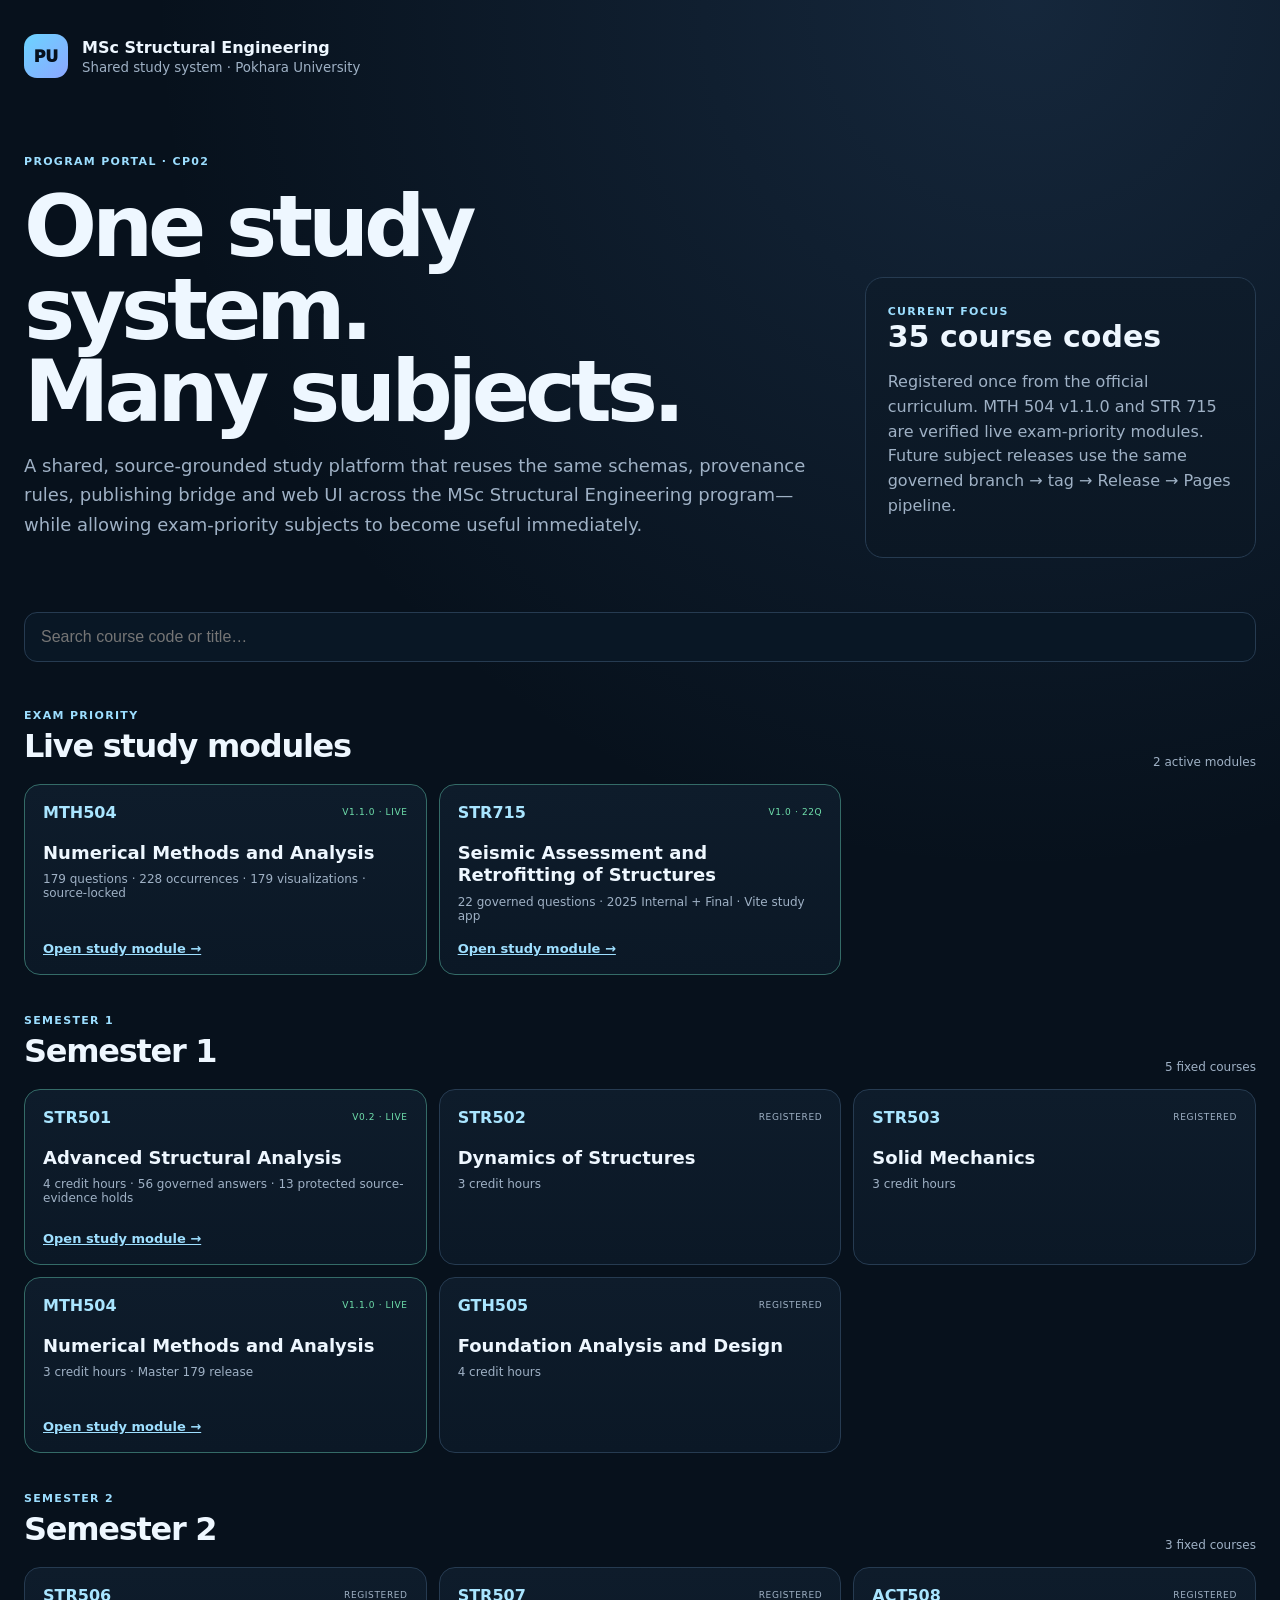
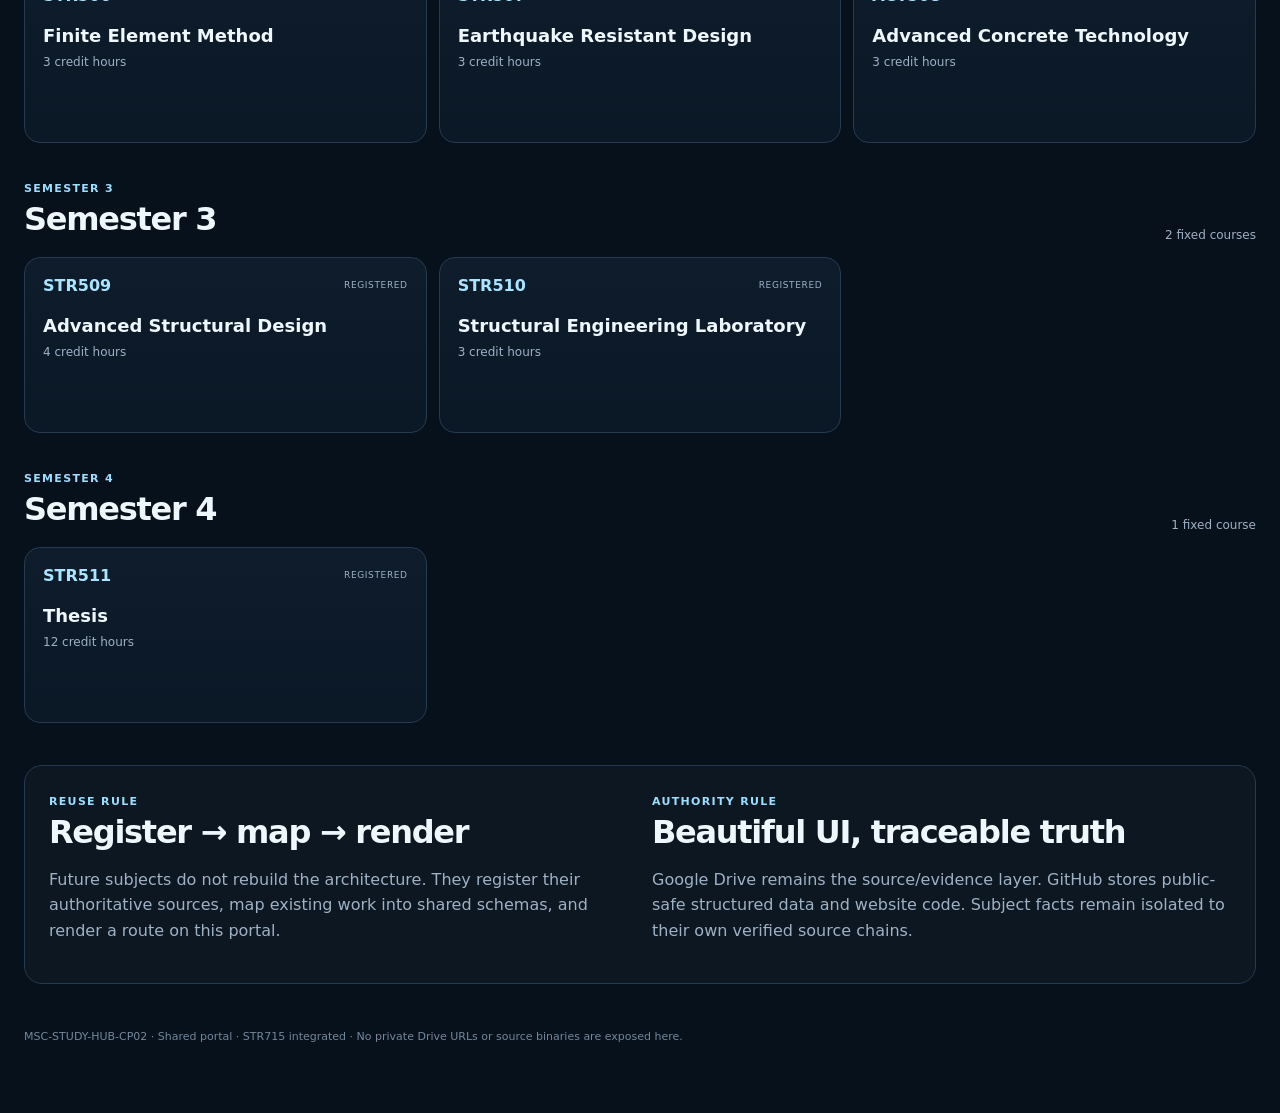
<file: docs/index.html>
<!doctype html>
<html lang="en">
<head>
<meta charset="utf-8"><meta name="viewport" content="width=device-width,initial-scale=1">
<meta name="description" content="Pokhara University MSc Structural Engineering study system: shared course registry and exam-priority subject modules.">
<title>MSc Structural Engineering Study System</title>
<style>
:root{--bg:#07111c;--surface:#0e1c2b;--surface2:#132437;--line:#263b51;--text:#eef7ff;--muted:#9fb1c5;--accent:#6bd4ff;--green:#70e1ad;--yellow:#ffd36f}
*{box-sizing:border-box}body{margin:0;background:radial-gradient(circle at 80% 0,rgba(72,118,172,.22),transparent 30%),var(--bg);color:var(--text);font-family:Inter,system-ui,-apple-system,"Segoe UI",sans-serif}
.shell{max-width:1320px;margin:auto;padding:24px 24px 70px}header{display:flex;align-items:center;gap:14px;padding:10px 0 38px}.mark{width:44px;height:44px;border-radius:13px;display:grid;place-items:center;background:linear-gradient(135deg,var(--accent),#8ca7ff);color:#06111d;font-weight:950}header small{display:block;color:var(--muted);margin-top:3px}
.hero{padding:34px 0 30px;display:grid;grid-template-columns:1.35fr .65fr;gap:28px;align-items:end}.eyebrow{font-size:11px;text-transform:uppercase;letter-spacing:.12em;color:#9cdeff;font-weight:900}h1{font-size:clamp(46px,7vw,86px);line-height:.96;letter-spacing:-.06em;margin:16px 0}.lede{font-size:18px;line-height:1.65;color:var(--muted);max-width:850px}.hero-panel{border:1px solid var(--line);background:linear-gradient(180deg,var(--surface),#0b1724);border-radius:18px;padding:22px}.hero-panel strong{display:block;font-size:30px}.hero-panel p{color:var(--muted);line-height:1.55}
.search{margin:24px 0 42px}.search input{width:100%;background:#091725;color:var(--text);border:1px solid var(--line);border-radius:13px;padding:15px 16px;font-size:16px;outline:none}.search input:focus{border-color:var(--accent);box-shadow:0 0 0 3px rgba(107,212,255,.09)}
.semester{margin:34px 0}.section-head{display:flex;align-items:end;justify-content:space-between;margin-bottom:15px}h2{font-size:32px;letter-spacing:-.04em;margin:4px 0}.count{color:var(--muted);font-size:12px}.course-grid{display:grid;grid-template-columns:repeat(3,1fr);gap:12px}
.course-card{border:1px solid var(--line);background:linear-gradient(180deg,var(--surface),#0b1826);border-radius:16px;padding:18px;min-height:176px;display:flex;flex-direction:column}.course-card.live{border-color:#346b67}.course-card.priority{border-color:#62572e}.course-top{display:flex;gap:8px;justify-content:space-between;align-items:center}.code{font-weight:900;color:#a9e5ff}.status{font-size:9px;text-transform:uppercase;letter-spacing:.07em;color:var(--muted);text-align:right}.live .status{color:var(--green)}.priority .status{color:var(--yellow)}h3{font-size:18px;line-height:1.25;margin:20px 0 8px}.meta{color:var(--muted);font-size:12px;margin-bottom:18px}.open{margin-top:auto;color:#9edfff;font-size:13px;font-weight:800}.disabled{color:#8d8976}
.callout{margin-top:42px;border:1px solid var(--line);border-radius:18px;padding:24px;background:rgba(255,255,255,.025);display:grid;grid-template-columns:1fr 1fr;gap:24px}.callout p{color:var(--muted);line-height:1.6}footer{margin-top:46px;color:#73879b;font-size:11px}
@media(max-width:900px){.hero{grid-template-columns:1fr}.course-grid{grid-template-columns:1fr 1fr}.callout{grid-template-columns:1fr}}
@media(max-width:590px){.shell{padding:18px 15px 50px}.course-grid{grid-template-columns:1fr}h1{font-size:48px}}
</style>
</head>
<body><div class="shell">
<header><div class="mark">PU</div><div><b>MSc Structural Engineering</b><small>Shared study system · Pokhara University</small></div></header>
<section class="hero"><div><span class="eyebrow">Program portal · CP02</span><h1>One study system.<br>Many subjects.</h1><p class="lede">A shared, source-grounded study platform that reuses the same schemas, provenance rules, publishing bridge and web UI across the MSc Structural Engineering program—while allowing exam-priority subjects to become useful immediately.</p></div>
<div class="hero-panel"><span class="eyebrow">Current focus</span><strong>35 course codes</strong><p>Registered once from the official curriculum. MTH 504 v1.1.0 and STR 715 are verified live exam-priority modules. Future subject releases use the same governed branch → tag → Release → Pages pipeline.</p></div></section>
<div class="search"><input id="q" placeholder="Search course code or title…" autocomplete="off"></div>

<section class="semester" id="exam-priority">
  <div class="section-head"><div><span class="eyebrow">Exam priority</span><h2>Live study modules</h2></div><span class="count">2 active modules</span></div>
  <div class="course-grid">
    <article class="course-card live" data-code="mth504" data-title="numerical methods and analysis">
      <div class="course-top"><span class="code">MTH504</span><span class="status">v1.1.0 · LIVE</span></div>
      <h3>Numerical Methods and Analysis</h3>
      <div class="meta">179 questions · 228 occurrences · 179 visualizations · source-locked</div>
      <a class="open" href="subjects/mth504/">Open study module →</a>
    </article>
    <article class="course-card live" data-code="str715" data-title="seismic assessment and retrofitting of structures">
      <div class="course-top"><span class="code">STR715</span><span class="status">v1.0 · 22Q</span></div>
      <h3>Seismic Assessment and Retrofitting of Structures</h3>
      <div class="meta">22 governed questions · 2025 Internal + Final · Vite study app</div>
      <a class="open" href="subjects/str715-study-app-v0.1/">Open study module →</a>
    </article>
  </div>
</section>

<section class="semester" id="semester-1">
      <div class="section-head"><div><span class="eyebrow">Semester 1</span><h2>Semester 1</h2></div><span class="count">5 fixed courses</span></div>
      <div class="course-grid"><article class="course-card live" data-code="str501" data-title="advanced structural analysis">
      <div class="course-top"><span class="code">STR501</span><span class="status">v0.2 · LIVE</span></div>
      <h3>Advanced Structural Analysis</h3>
      <div class="meta">4 credit hours · 56 governed answers · 13 protected source-evidence holds</div>
      <a class="open" href="subjects/str501/">Open study module →</a>
    </article><article class="course-card registered" data-code="str502" data-title="dynamics of structures">
      <div class="course-top"><span class="code">STR502</span><span class="status">Registered</span></div>
      <h3>Dynamics of Structures</h3>
      <div class="meta">3 credit hours</div>

    </article><article class="course-card registered" data-code="str503" data-title="solid mechanics">
      <div class="course-top"><span class="code">STR503</span><span class="status">Registered</span></div>
      <h3>Solid Mechanics</h3>
      <div class="meta">3 credit hours</div>

    </article><article class="course-card live" data-code="mth504" data-title="numerical methods and analysis">
      <div class="course-top"><span class="code">MTH504</span><span class="status">v1.1.0 · LIVE</span></div>
      <h3>Numerical Methods and Analysis</h3>
      <div class="meta">3 credit hours · Master 179 release</div>
      <a class="open" href="subjects/mth504/">Open study module →</a>
    </article><article class="course-card registered" data-code="gth505" data-title="foundation analysis and design">
      <div class="course-top"><span class="code">GTH505</span><span class="status">Registered</span></div>
      <h3>Foundation Analysis and Design</h3>
      <div class="meta">4 credit hours</div>

    </article></div>
    </section><section class="semester" id="semester-2">
      <div class="section-head"><div><span class="eyebrow">Semester 2</span><h2>Semester 2</h2></div><span class="count">3 fixed courses</span></div>
      <div class="course-grid"><article class="course-card registered" data-code="str506" data-title="finite element method">
      <div class="course-top"><span class="code">STR506</span><span class="status">Registered</span></div>
      <h3>Finite Element Method</h3>
      <div class="meta">3 credit hours</div>

    </article><article class="course-card registered" data-code="str507" data-title="earthquake resistant design">
      <div class="course-top"><span class="code">STR507</span><span class="status">Registered</span></div>
      <h3>Earthquake Resistant Design</h3>
      <div class="meta">3 credit hours</div>

    </article><article class="course-card registered" data-code="act508" data-title="advanced concrete technology">
      <div class="course-top"><span class="code">ACT508</span><span class="status">Registered</span></div>
      <h3>Advanced Concrete Technology</h3>
      <div class="meta">3 credit hours</div>

    </article></div>
    </section><section class="semester" id="semester-3">
      <div class="section-head"><div><span class="eyebrow">Semester 3</span><h2>Semester 3</h2></div><span class="count">2 fixed courses</span></div>
      <div class="course-grid"><article class="course-card registered" data-code="str509" data-title="advanced structural design">
      <div class="course-top"><span class="code">STR509</span><span class="status">Registered</span></div>
      <h3>Advanced Structural Design</h3>
      <div class="meta">4 credit hours</div>

    </article><article class="course-card registered" data-code="str510" data-title="structural engineering laboratory">
      <div class="course-top"><span class="code">STR510</span><span class="status">Registered</span></div>
      <h3>Structural Engineering Laboratory</h3>
      <div class="meta">3 credit hours</div>

    </article></div>
    </section><section class="semester" id="semester-4">
      <div class="section-head"><div><span class="eyebrow">Semester 4</span><h2>Semester 4</h2></div><span class="count">1 fixed course</span></div>
      <div class="course-grid"><article class="course-card registered" data-code="str511" data-title="thesis">
      <div class="course-top"><span class="code">STR511</span><span class="status">Registered</span></div>
      <h3>Thesis</h3>
      <div class="meta">12 credit hours</div>

    </article></div>
    </section>
<section class="callout"><div><span class="eyebrow">Reuse rule</span><h2>Register → map → render</h2><p>Future subjects do not rebuild the architecture. They register their authoritative sources, map existing work into shared schemas, and render a route on this portal.</p></div>
<div><span class="eyebrow">Authority rule</span><h2>Beautiful UI, traceable truth</h2><p>Google Drive remains the source/evidence layer. GitHub stores public-safe structured data and website code. Subject facts remain isolated to their own verified source chains.</p></div></section>
<footer>MSC-STUDY-HUB-CP02 · Shared portal · STR715 integrated · No private Drive URLs or source binaries are exposed here.</footer>
</div>
<script>
const q=document.getElementById('q');
q.addEventListener('input',()=>{const s=q.value.trim().toLowerCase();document.querySelectorAll('.course-card').forEach(c=>{c.style.display=(!s||c.dataset.code.includes(s)||c.dataset.title.includes(s))?'flex':'none'})})
</script></body></html>
</file>
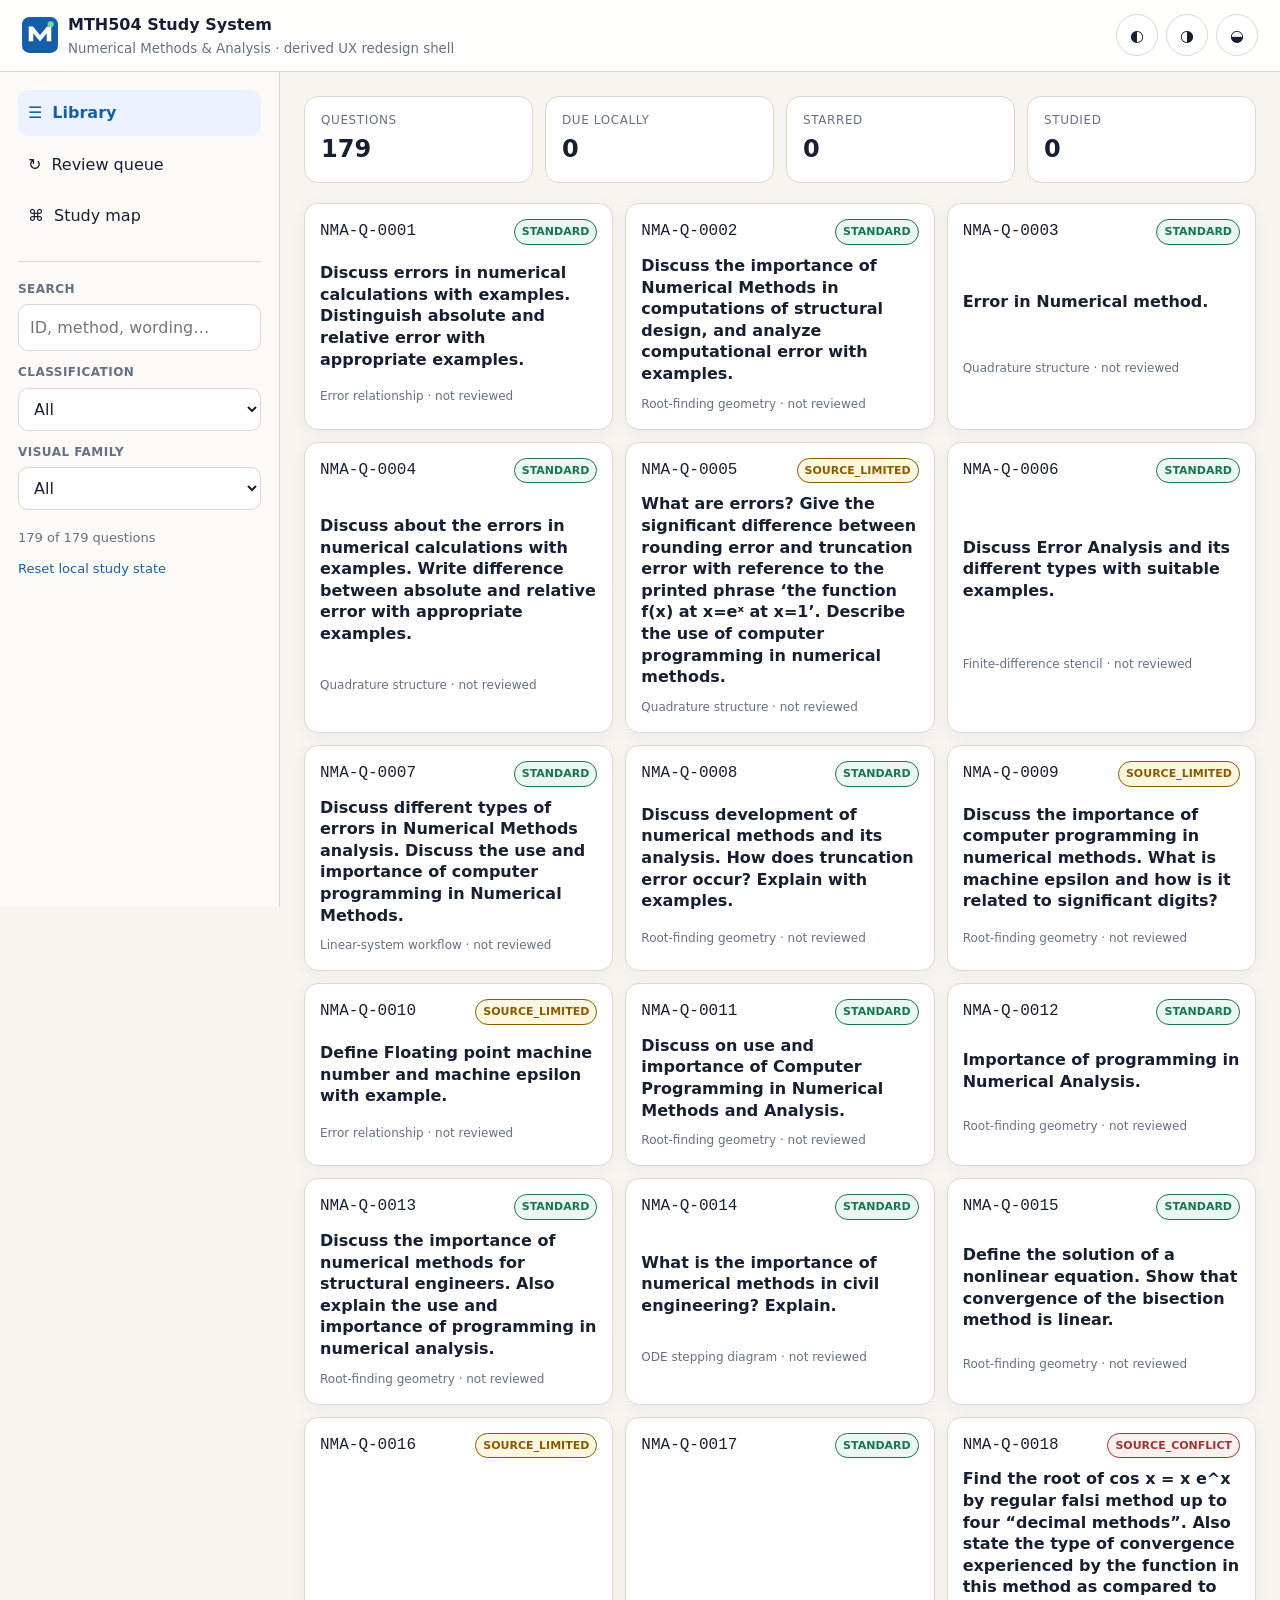
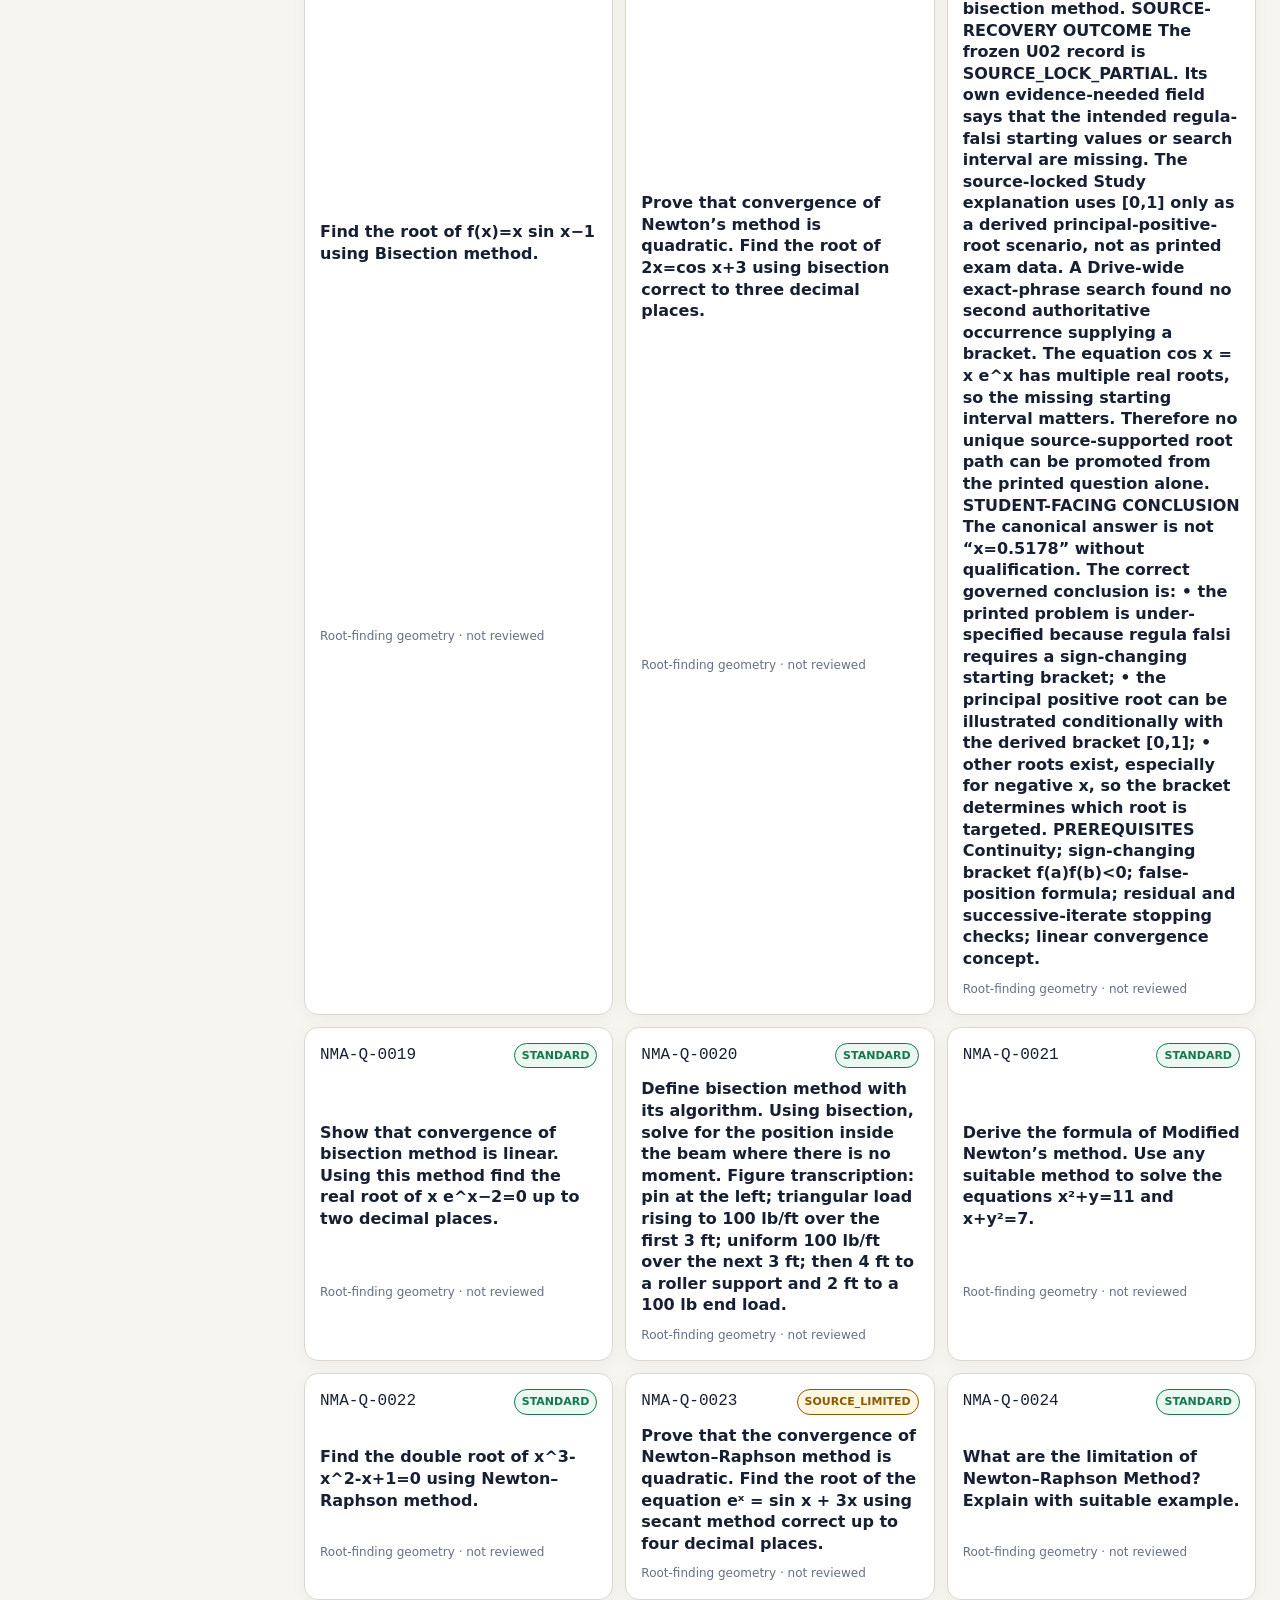
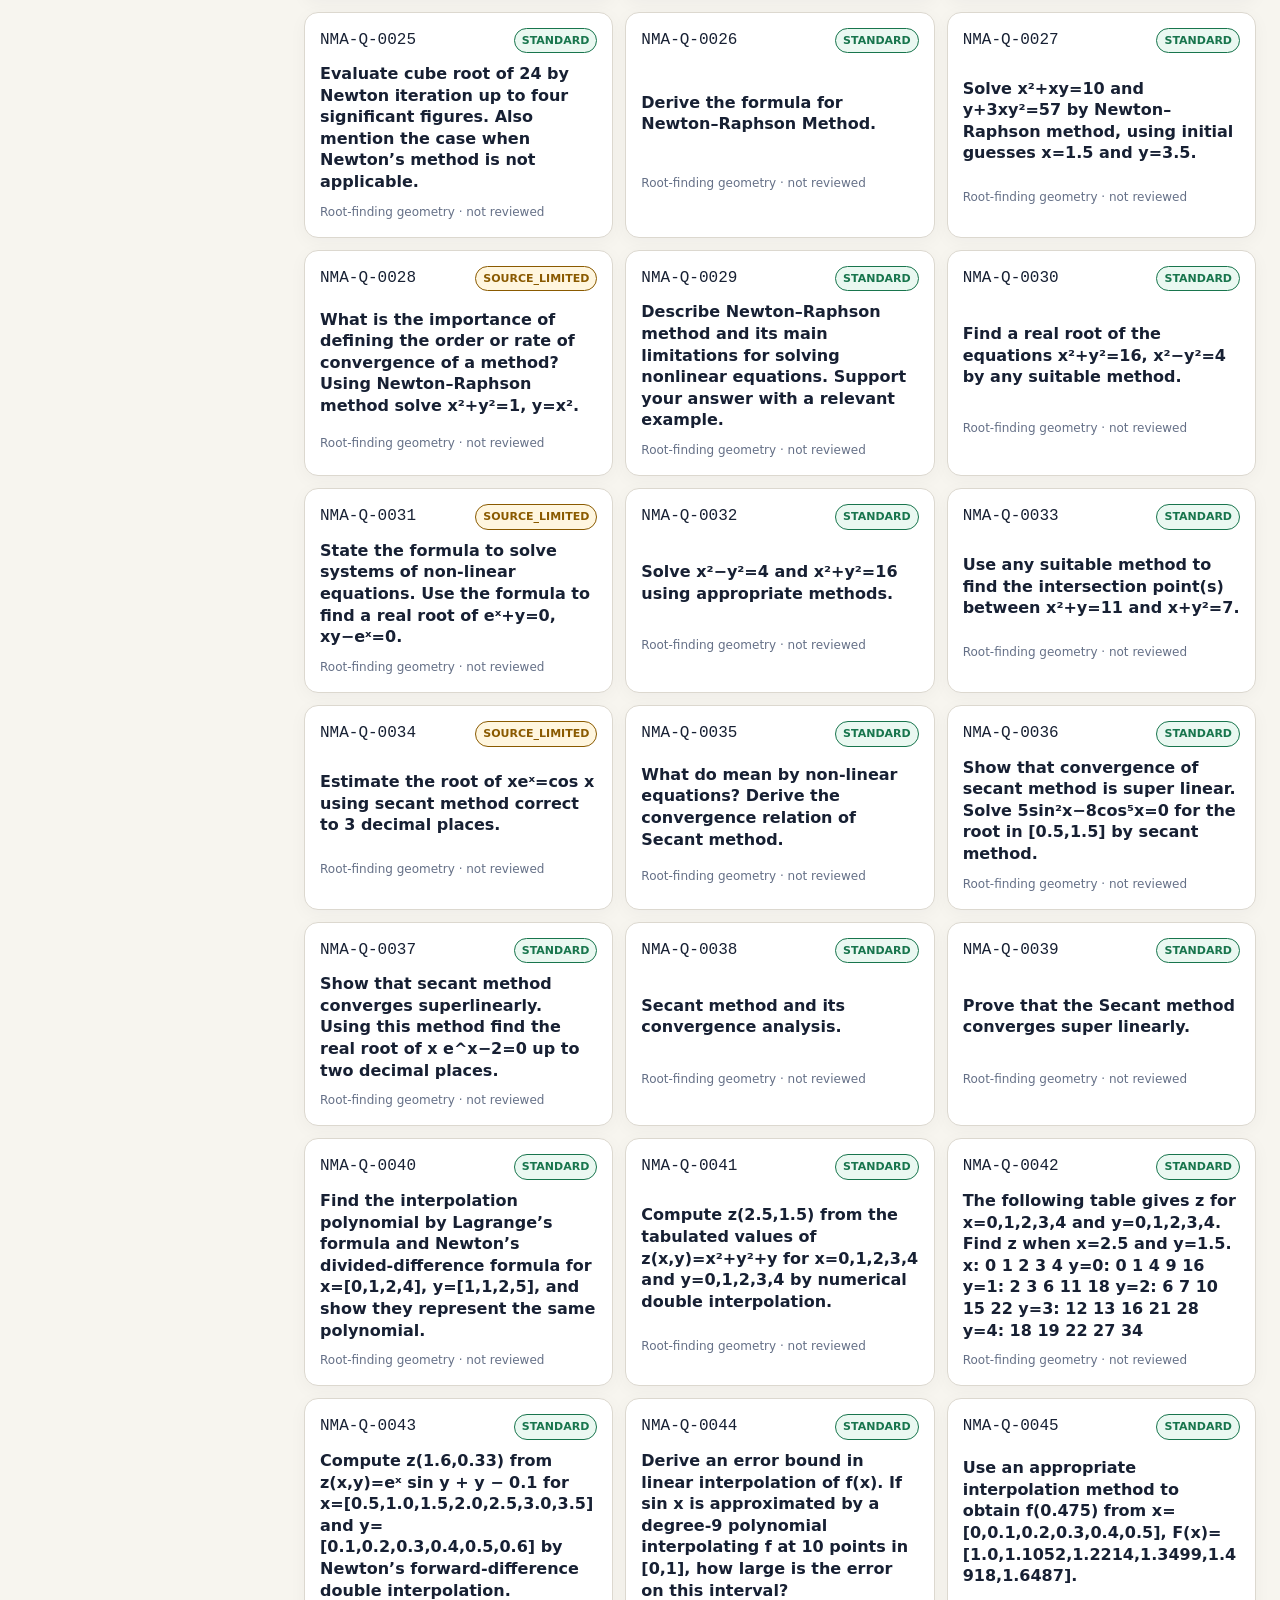
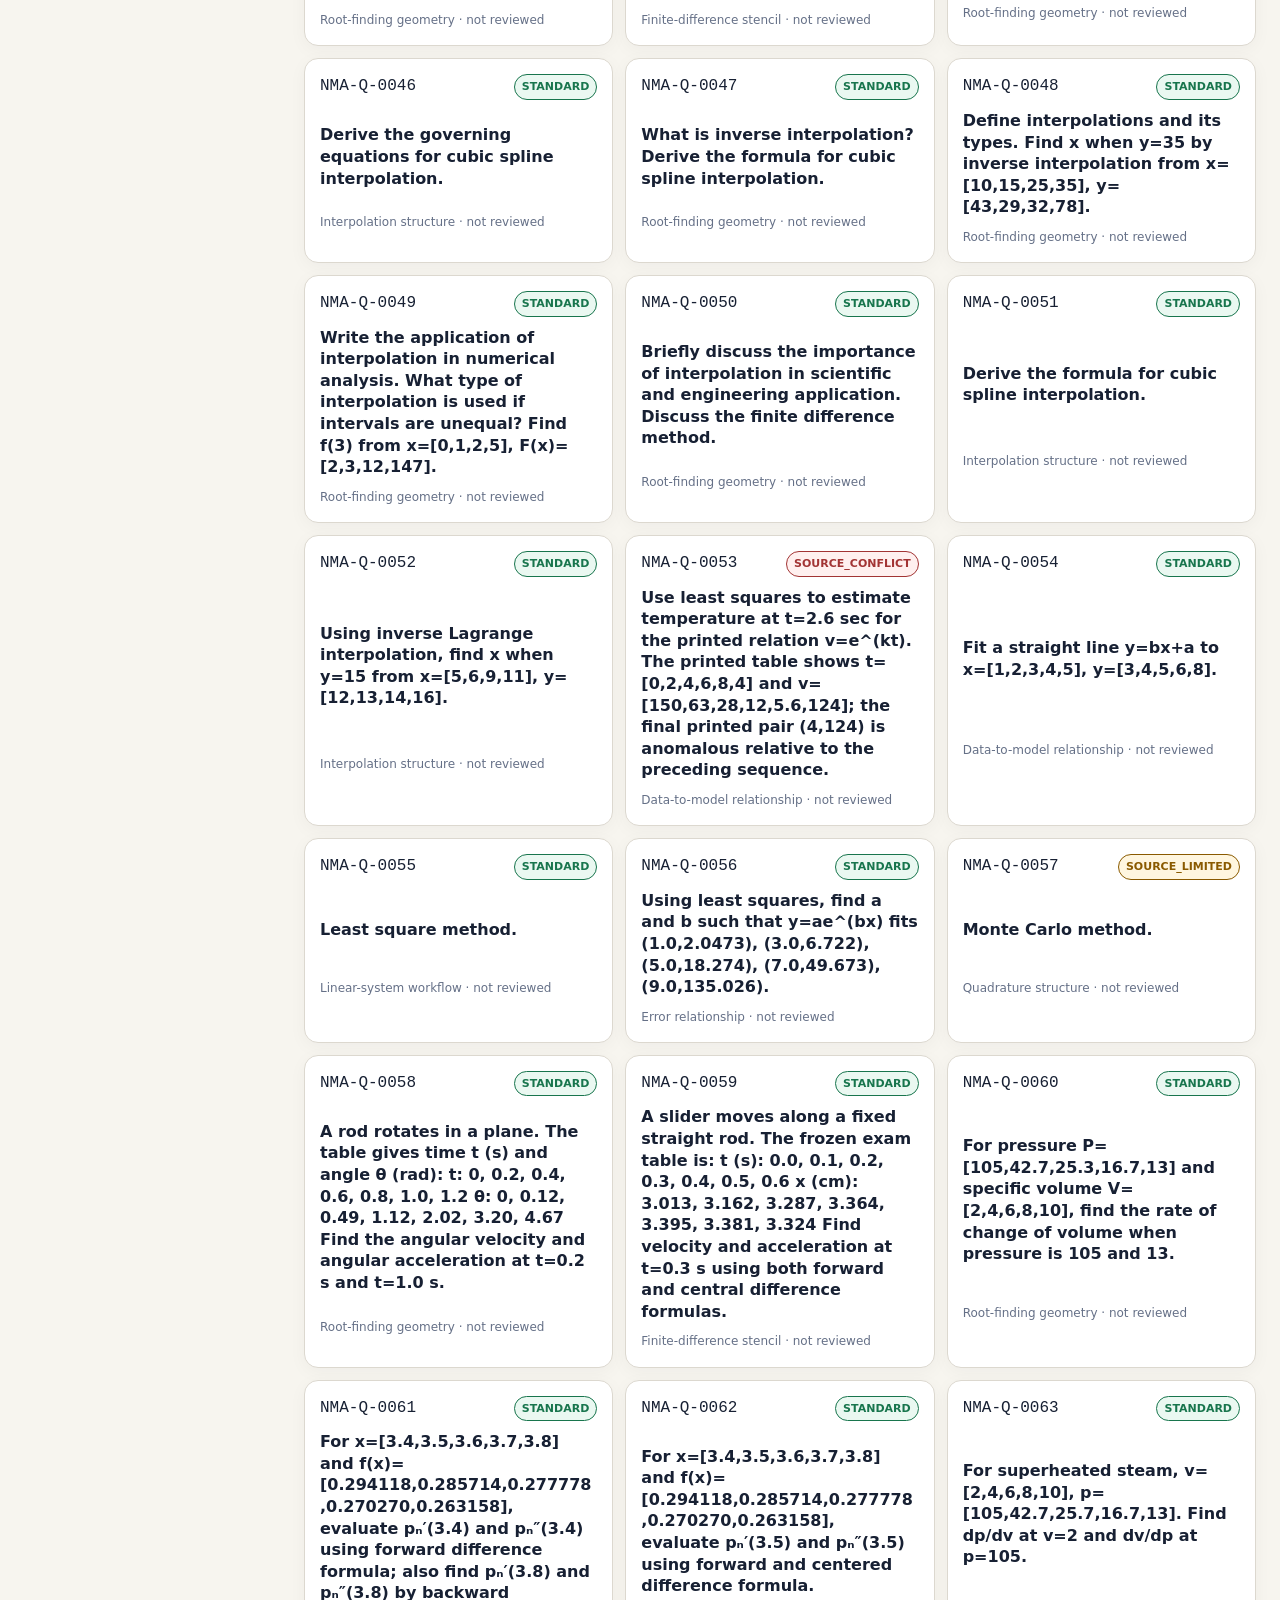
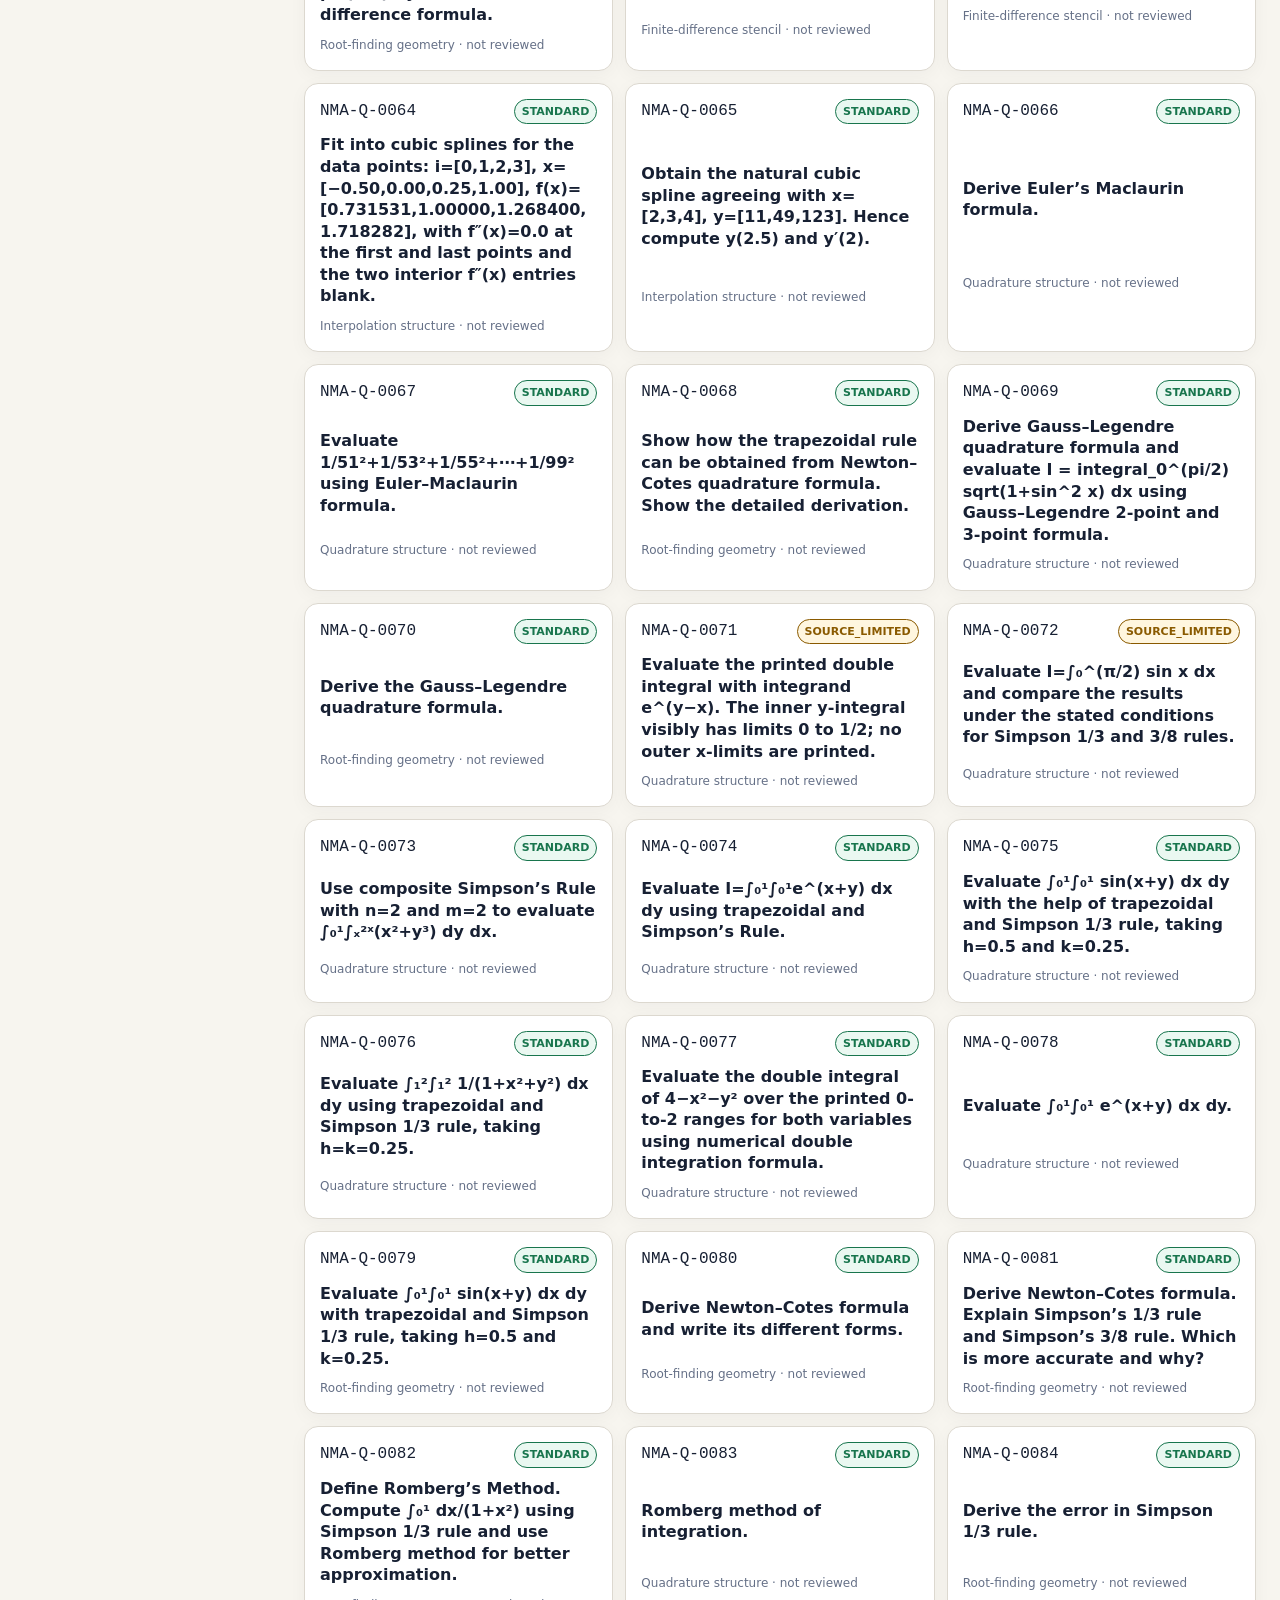
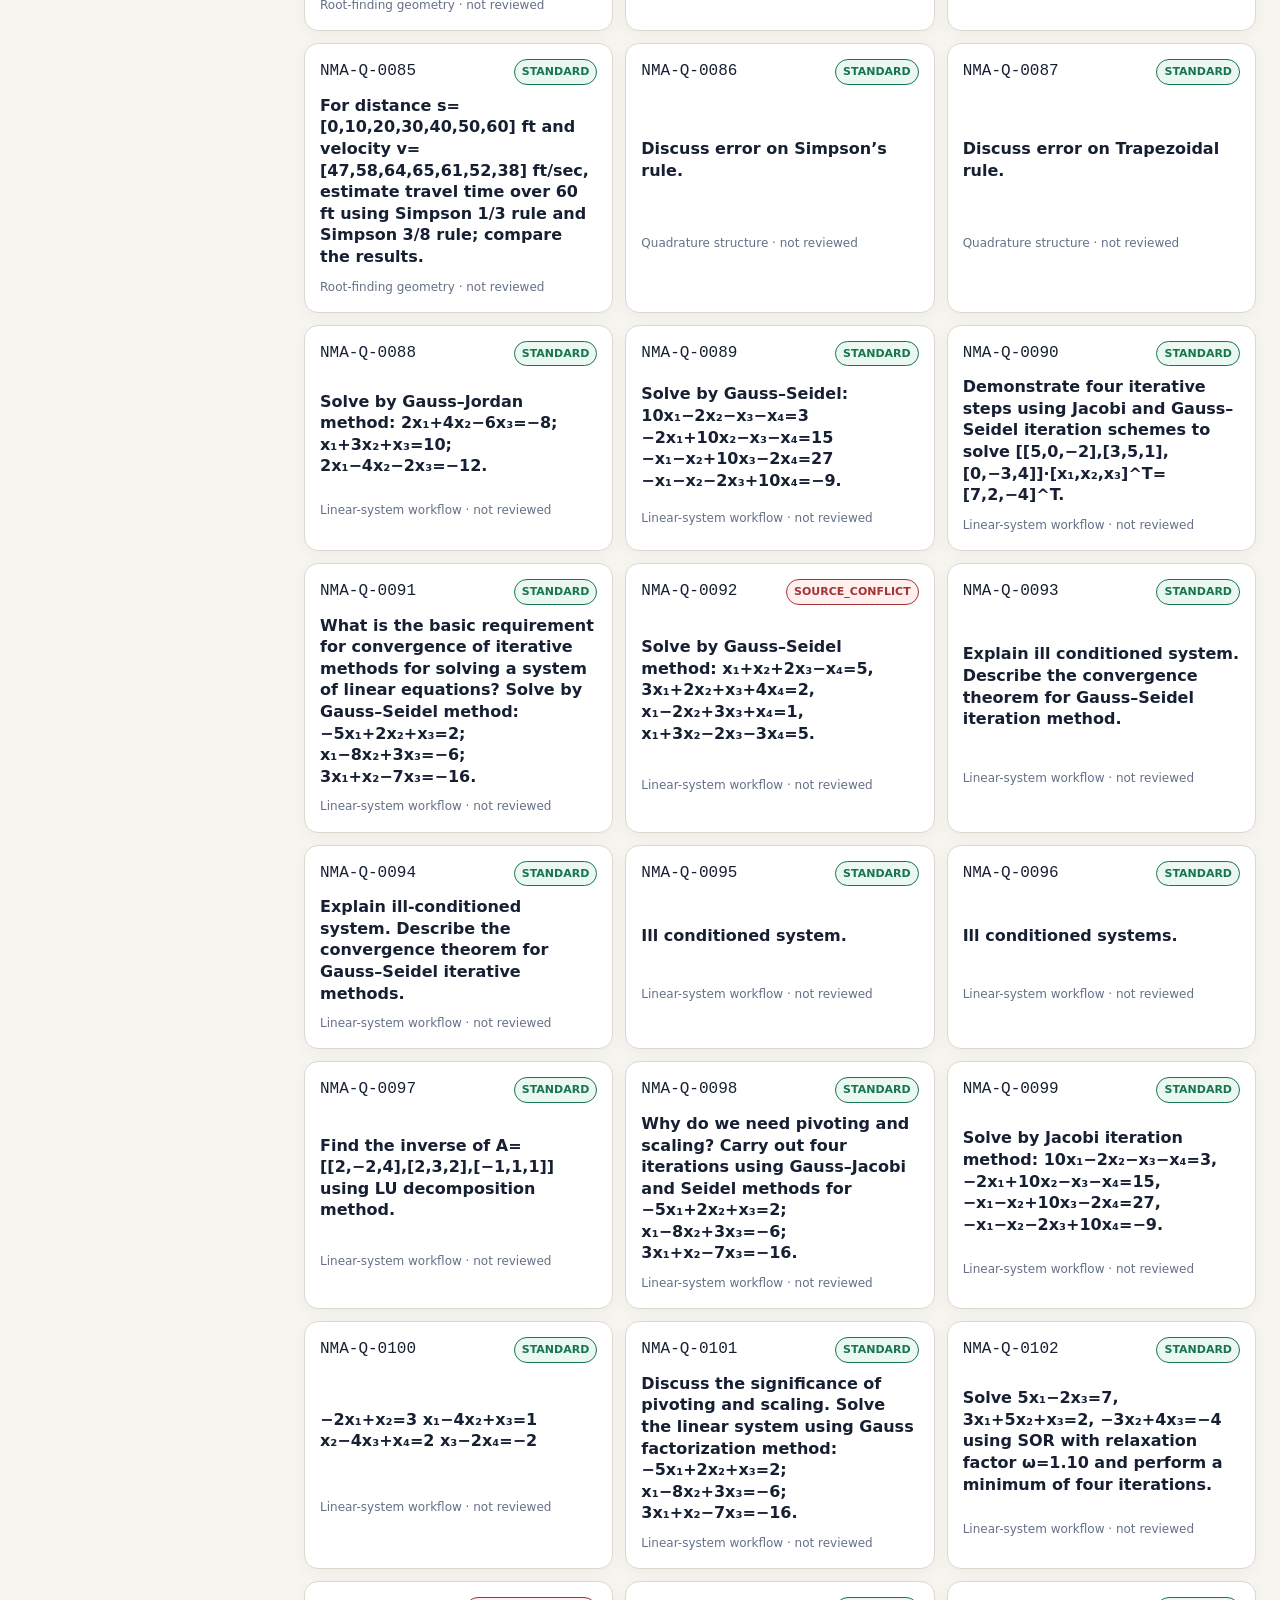
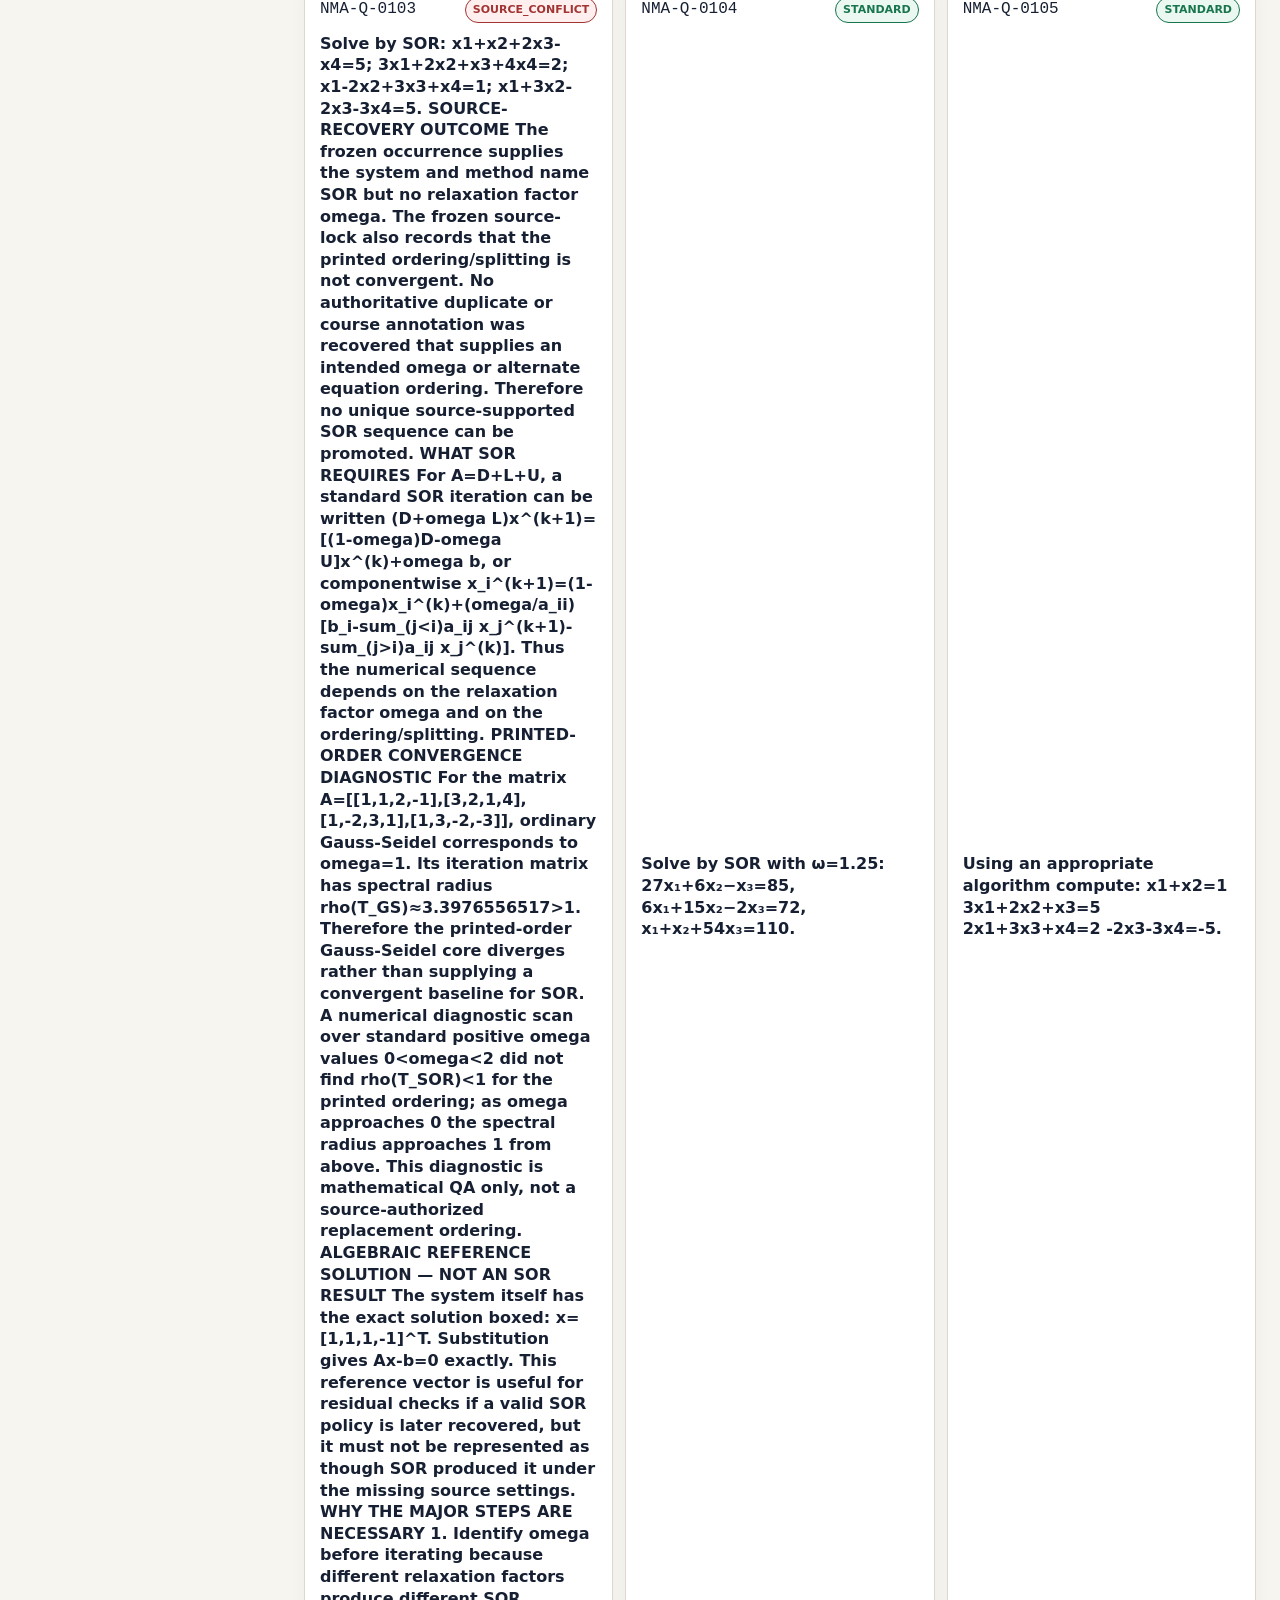
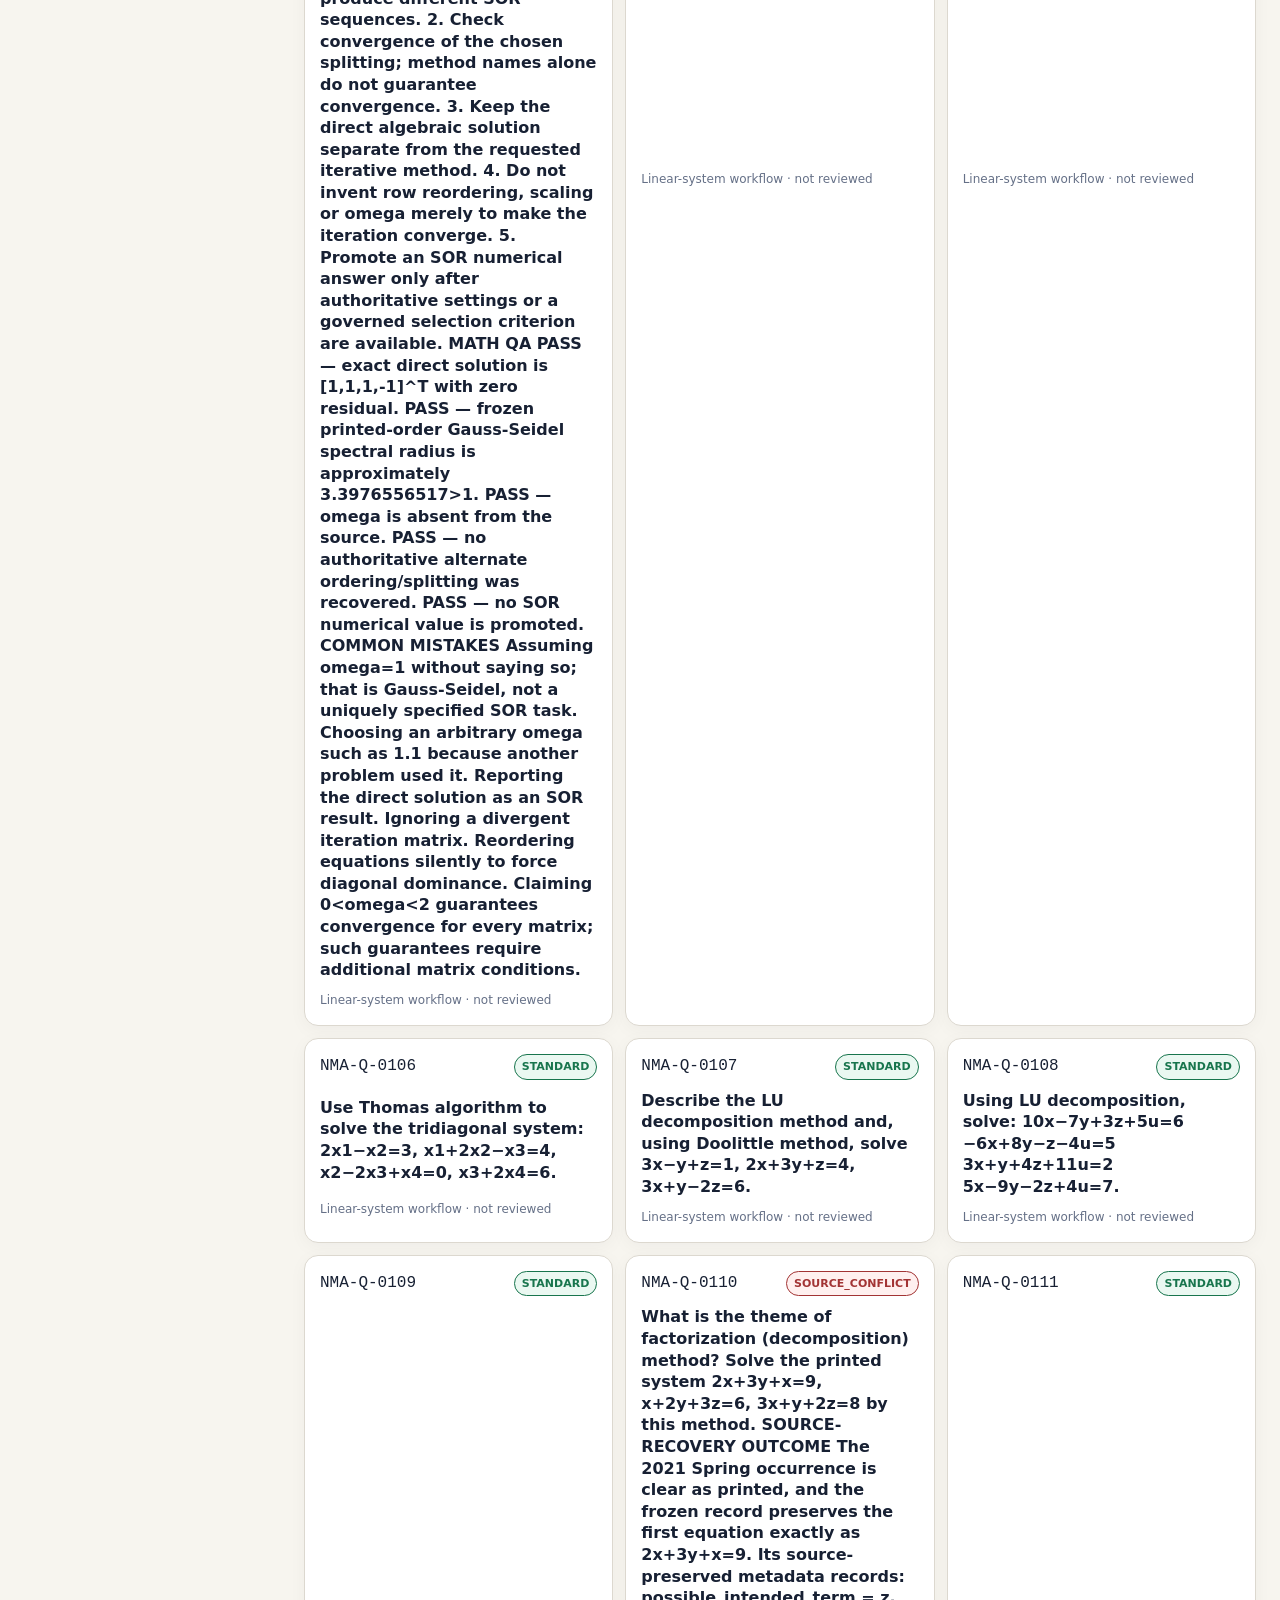
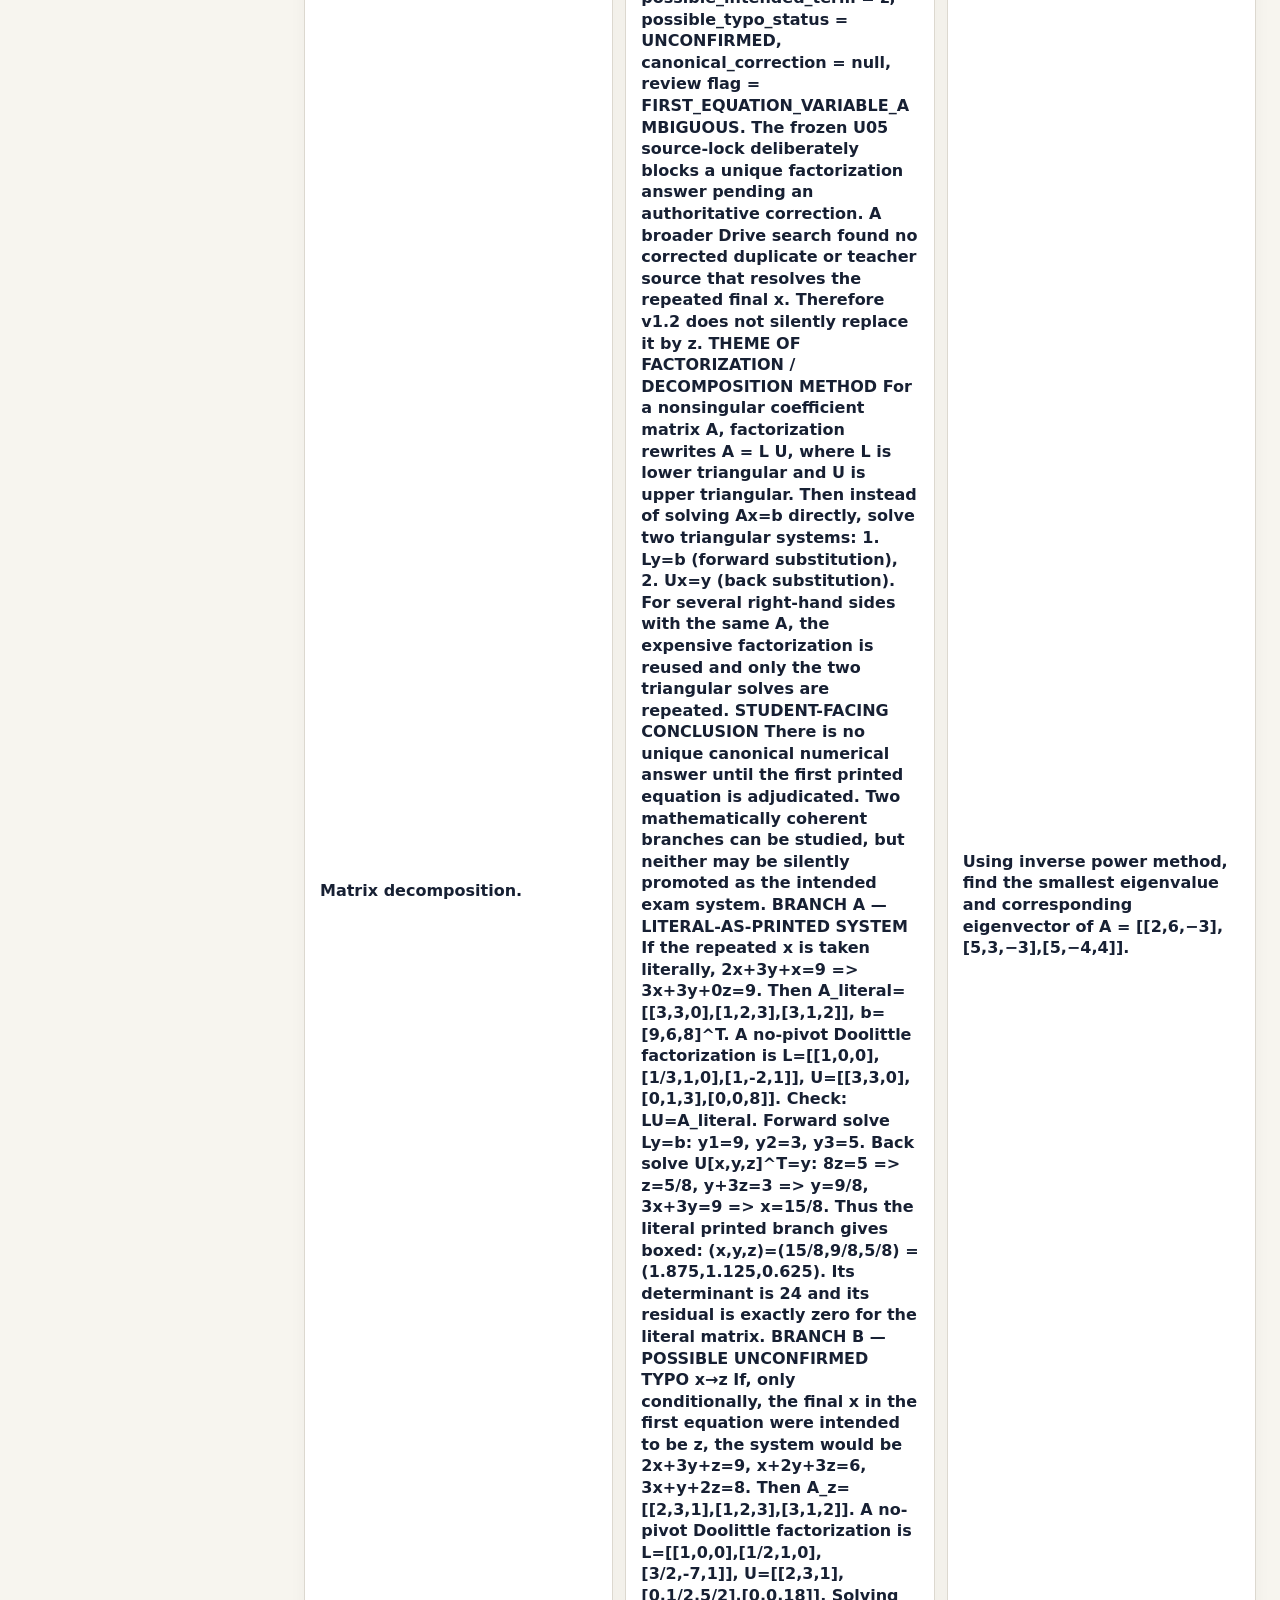
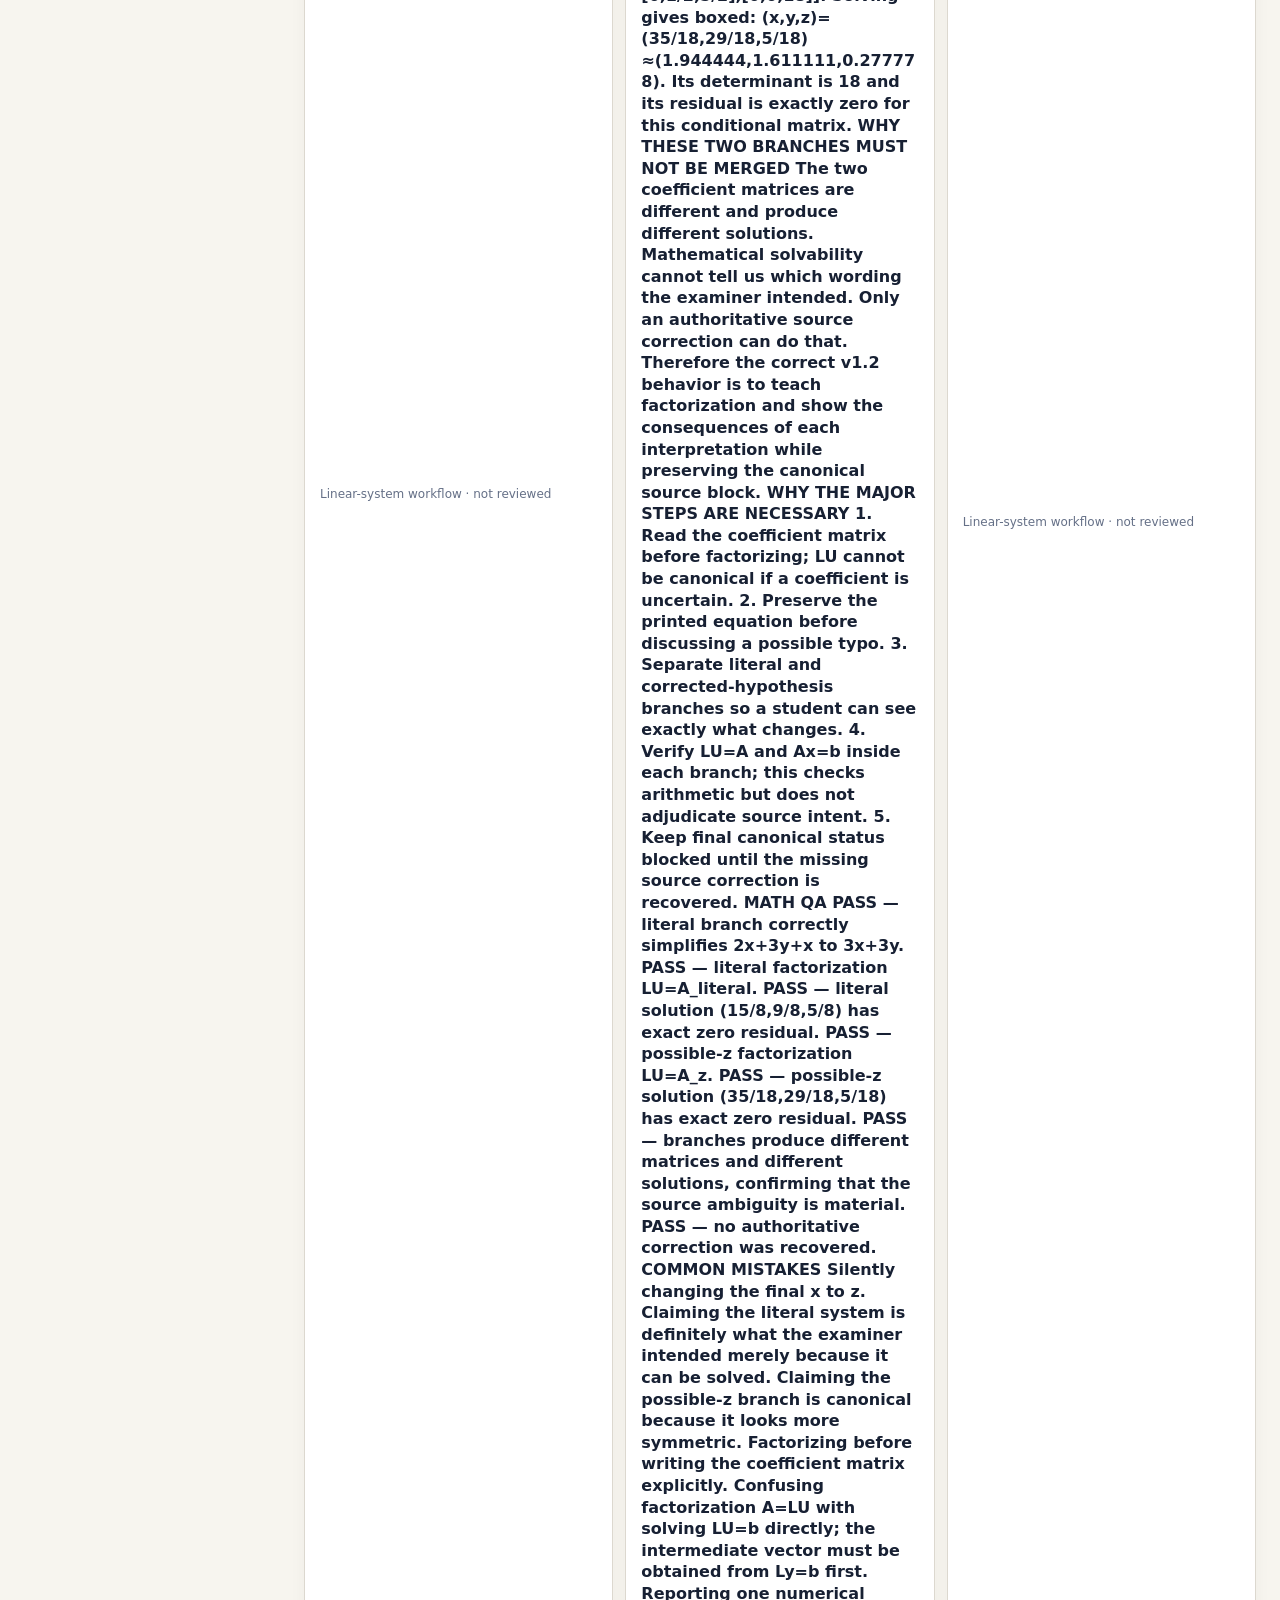
<file: docs/subjects/mth504-study-app-v0.1/index.html>
<!doctype html>
<html lang="en" data-theme="light">
<head>
  <meta charset="utf-8">
  <meta name="viewport" content="width=device-width,initial-scale=1,viewport-fit=cover">
  <meta name="description" content="MTH504 Numerical Methods — student-first study shell">
  <meta name="color-scheme" content="light dark">
  <meta name="theme-color" content="#f7f5ef">
  <link rel="manifest" href="./manifest.webmanifest">
  <link rel="icon" href="./assets/icons/app-icon.svg" type="image/svg+xml">
  <link rel="stylesheet" href="./assets/css/tokens.css">
  <link rel="stylesheet" href="./assets/css/base.css">
  <link rel="stylesheet" href="./assets/css/layout.css">
  <link rel="stylesheet" href="./assets/css/components.css">
  <link rel="stylesheet" href="./assets/css/study.css">
  <link rel="stylesheet" href="./assets/css/print.css" media="print">
  <title>MTH504 Study System · UX redesign shell</title>
</head>
<body>
<a class="skip-link" href="#main">Skip to study content</a>

<header class="app-header">
  <div class="brand">
    <img src="./assets/icons/app-icon.svg" alt="" width="36" height="36">
    <div>
      <strong>MTH504 Study System</strong>
      <small>Numerical Methods & Analysis · derived UX redesign shell</small>
    </div>
  </div>
  <div class="header-actions">
    <button class="icon-button" id="themeToggle" type="button" aria-label="Toggle light/dark theme">◐</button>
    <button class="icon-button" id="contrastToggle" type="button" aria-label="Toggle high contrast">◑</button>
    <button class="icon-button" id="colorToggle" type="button" aria-label="Toggle semantic color">◒</button>
  </div>
</header>

<div class="app-grid">
  <aside class="sidebar" aria-label="Study navigation">
    <nav class="primary-nav">
      <button data-view="library" class="nav-button active" type="button">☰ <span>Library</span></button>
      <button data-view="review" class="nav-button" type="button">↻ <span>Review queue</span></button>
      <button data-view="map" class="nav-button" type="button">⌘ <span>Study map</span></button>
    </nav>

    <div class="filters">
      <label class="field">
        <span>Search</span>
        <input id="searchInput" type="search" placeholder="ID, method, wording…" autocomplete="off">
      </label>
      <label class="field">
        <span>Classification</span>
        <select id="classFilter">
          <option value="">All</option>
          <option value="STANDARD">Standard</option>
          <option value="SOURCE_LIMITED">Source limited</option>
          <option value="SOURCE_CONFLICT">Source conflict</option>
        </select>
      </label>
      <label class="field">
        <span>Visual family</span>
        <select id="visualFilter">
          <option value="">All</option>
        </select>
      </label>
    </div>

    <div class="sidebar-meta">
      <span id="resultCount">Loading…</span>
      <button id="clearLocal" class="text-button" type="button">Reset local study state</button>
    </div>
  </aside>

  <main id="main" tabindex="-1">
    <section id="dashboard" class="dashboard" aria-label="Study dashboard">
      <article class="metric"><span>Questions</span><strong id="metricQuestions">179</strong></article>
      <article class="metric"><span>Due locally</span><strong id="metricDue">0</strong></article>
      <article class="metric"><span>Starred</span><strong id="metricStarred">0</strong></article>
      <article class="metric"><span>Studied</span><strong id="metricStudied">0</strong></article>
    </section>

    <section id="viewHost" aria-live="polite">
      <div class="loading-card">Loading governed MTH504 data…</div>
    </section>
  </main>
</div>

<template id="questionTemplate">
  <article class="question-shell">
    <header class="question-hero">
      <div class="question-kicker">
        <span class="qid"></span>
        <span class="classification badge"></span>
        <span class="study-state badge quiet"></span>
      </div>
      <h1 class="question-title"></h1>
      <div class="question-tools">
        <button class="star-button" type="button" aria-label="Star question">☆ Star</button>
        <button class="recall-button" type="button">Start recall</button>
        <a class="feedback-button" target="_blank" rel="noopener">Report issue</a>
      </div>
    </header>

    <div class="source-warning" hidden></div>

    <nav class="study-tabs" aria-label="Question views">
      <button data-tab="study" class="active" type="button">Study</button>
      <button data-tab="worked" type="button">Worked</button>
      <button data-tab="visual" type="button">Visual</button>
      <button data-tab="exam" type="button">Exam answer</button>
      <button data-tab="recall" type="button">Recall</button>
      <button data-tab="audit" type="button">Audit</button>
    </nav>

    <section class="tab-panel" data-panel="study"></section>
    <section class="tab-panel" data-panel="worked" hidden></section>
    <section class="tab-panel" data-panel="visual" hidden></section>
    <section class="tab-panel" data-panel="exam" hidden></section>
    <section class="tab-panel" data-panel="recall" hidden></section>
    <section class="tab-panel" data-panel="audit" hidden></section>
  </article>
</template>

<script type="module" src="./assets/js/app.js"></script>
</body>
</html>
</file>
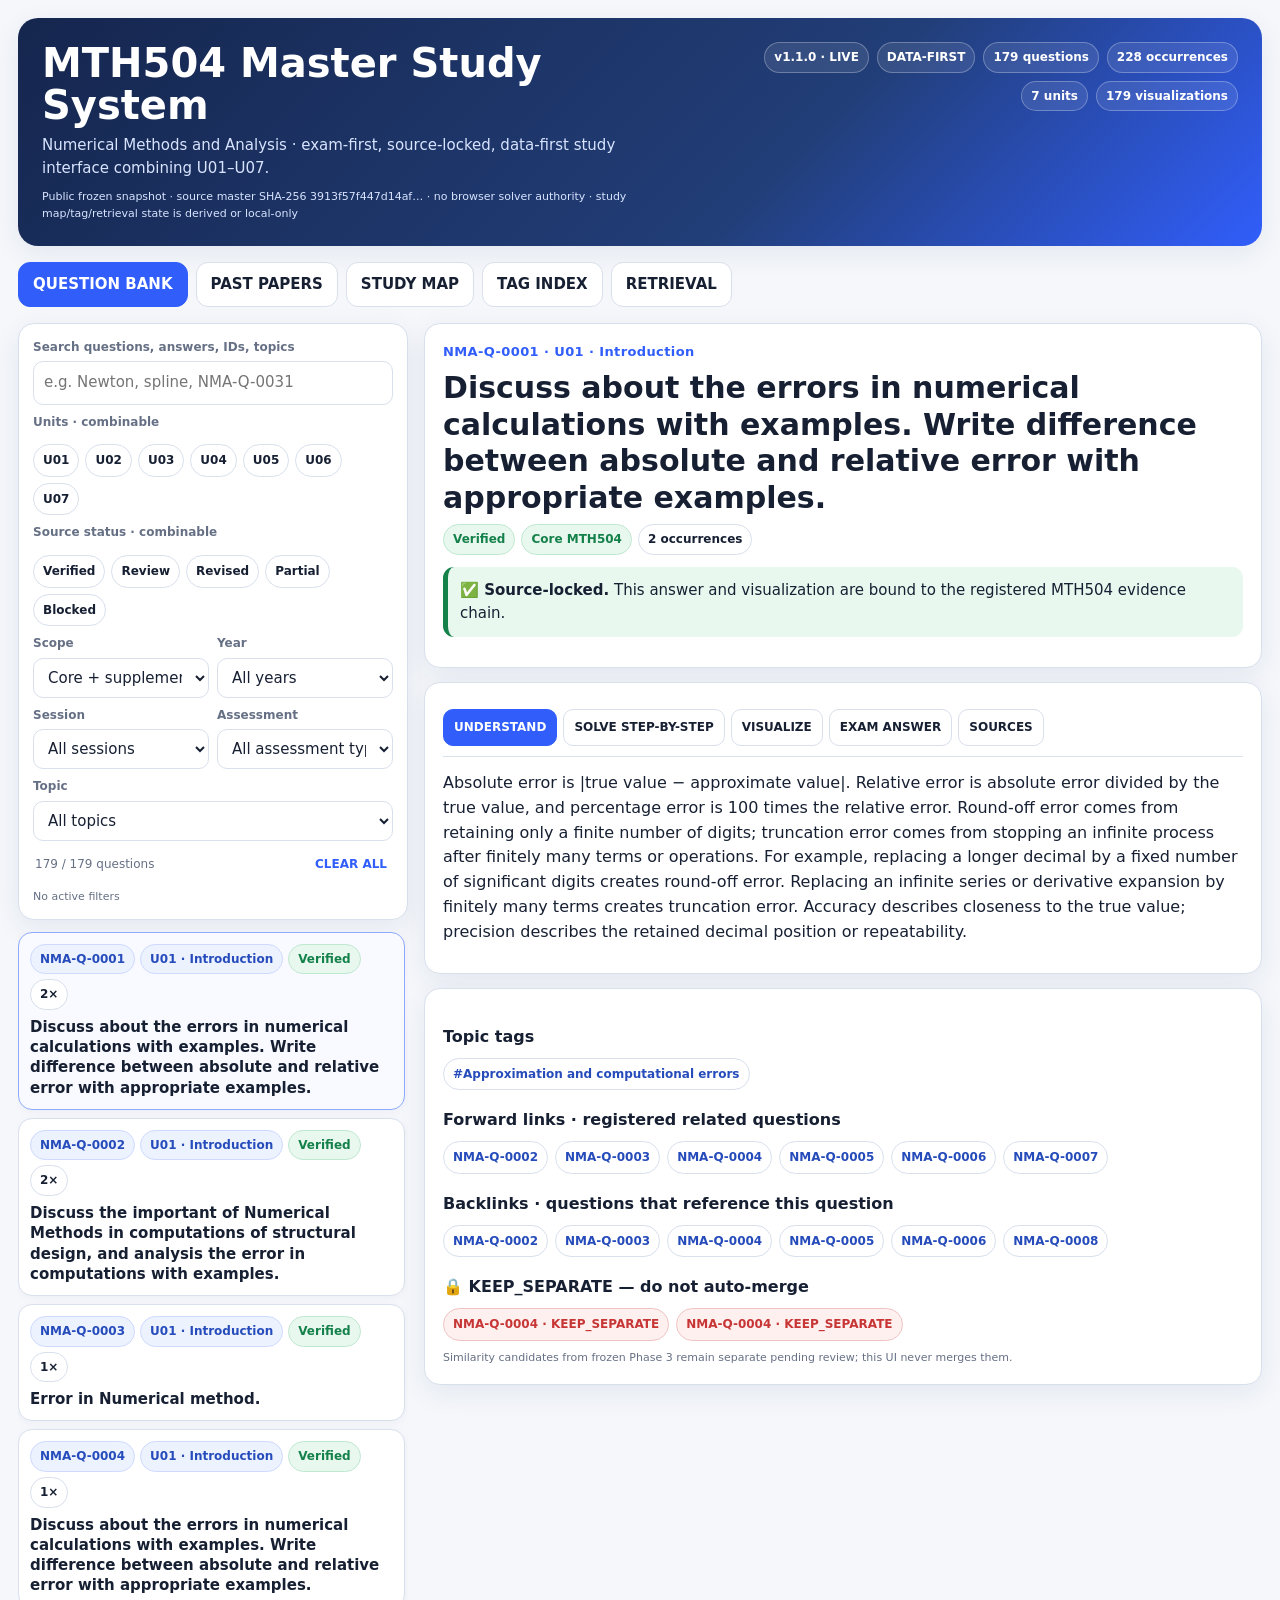
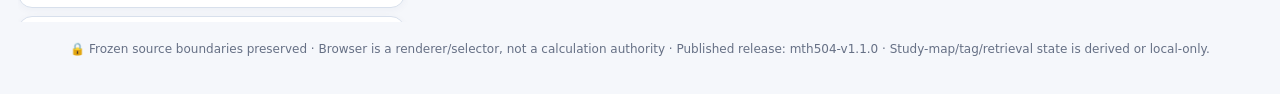
<file: docs/subjects/mth504/index.html>
<!doctype html>
<html lang="en">
<head>
<meta charset="utf-8">
<meta name="viewport" content="width=device-width,initial-scale=1">
<meta name="description" content="MTH504 Numerical Methods and Analysis exam-first study system: 179 source-grounded questions, 228 exam occurrences, interactive stored-data visualizations.">
<title>MTH504 Master Study System · 179 Questions</title>
<link rel="stylesheet" href="./assets/css/app.css">
</head>
<body><div class="app">
<header class="topbar"><div class="title"><h1>MTH504 Master Study System</h1><p>Numerical Methods and Analysis · exam-first, source-locked, data-first study interface combining U01–U07.</p><div class="dbline" id="dbMeta"></div></div><div class="topbadges"><span class="badge">v1.1.0 · LIVE</span><span class="badge">DATA-FIRST</span><span class="badge">179 questions</span><span class="badge">228 occurrences</span><span class="badge">7 units</span><span class="badge">179 visualizations</span></div></header>
<div class="modebar"><button class="modebtn active" data-mode="bank">QUESTION BANK</button><button class="modebtn" data-mode="papers">PAST PAPERS</button><button class="modebtn" data-mode="map">STUDY MAP</button><button class="modebtn" data-mode="tags">TAG INDEX</button><button class="modebtn" data-mode="retrieve">RETRIEVAL</button></div>
<div class="layout">
<aside class="sidebar" id="bankSide"><section class="filters"><div class="filtergrid"><div class="field full"><label>Search questions, answers, IDs, topics</label><input id="search" type="search" placeholder="e.g. Newton, spline, NMA-Q-0031"></div><div class="field full"><label>Units · combinable</label><div class="unitrow" id="unitrow"></div></div><div class="field full"><label>Source status · combinable</label><div class="statusrow" id="statusrow"></div></div><div class="field"><label>Scope</label><select id="scope"><option value="">Core + supplemental</option><option value="CORE_MTH504">Core MTH504</option><option value="SUPPLEMENTAL">Supplemental only</option></select></div><div class="field"><label>Year</label><select id="year"></select></div><div class="field"><label>Session</label><select id="session"></select></div><div class="field"><label>Assessment</label><select id="assessment"></select></div><div class="field full"><label>Topic</label><select id="topic"></select></div></div><div class="countline"><span id="bankCount"></span><button class="clearbtn" id="clearAll">CLEAR ALL</button></div><div class="activechips" id="activechips"></div></section><div class="list" id="qList"></div></aside>
<aside class="sidebar hidden" id="paperSide"><section class="paperfilters"><div class="field"><label>Past paper / assessment event</label><select id="paperSelect"></select></div><div class="field" style="margin-top:8px"><label>Search within selected paper</label><input id="paperSearch" type="search" placeholder="question number or wording"></div></section><div id="paperMeta"></div><div class="paperlist" id="paperList"></div></aside>
<aside class="sidebar hidden" id="mapSide">
  <section class="filters">
    <div class="field"><label>Study-map unit</label><select id="mapUnit"></select></div>
    <div class="callout"><b>Table of contents as a graph</b><div class="tiny">Unit → topic/tag → question. Question backlinks and forward links are derived from the frozen Master-179 relationships.</div></div>
  </section>
  <div class="list" id="mapToc"></div>
</aside>
<aside class="sidebar hidden" id="tagSide">
  <section class="filters"><div class="field"><label>Find a topic/tag</label><input id="tagSearch" type="search" placeholder="e.g. interpolation, error, Runge-Kutta"></div></section>
  <div class="list" id="tagList"></div>
</aside>
<aside class="sidebar hidden" id="retrievalSide">
  <section class="filters">
    <div class="callout ok"><b>Local study state only</b><div class="tiny">Ratings and review timing live only in this browser. They never alter the governed MTH504 database.</div></div>
    <div class="metricgrid"><div class="metric">Due now<b id="dueNow">0</b></div><div class="metric">Reviewed<b id="reviewedCount">0</b></div><div class="metric">Mastered locally<b id="masteredCount">0</b></div></div>
    <button class="modebtn" id="resetStudyState" type="button">RESET LOCAL STUDY STATE</button>
  </section>
  <div class="list" id="retrievalQueue"></div>
</aside>
<main class="detail" id="detail"></main></div>
<div class="footer">🔒 Frozen source boundaries preserved · Browser is a renderer/selector, not a calculation authority · Published release: mth504-v1.1.0 · Study-map/tag/retrieval state is derived or local-only.</div>
</div>
<script src="./assets/js/app.js" defer></script>
</body></html>
</file>
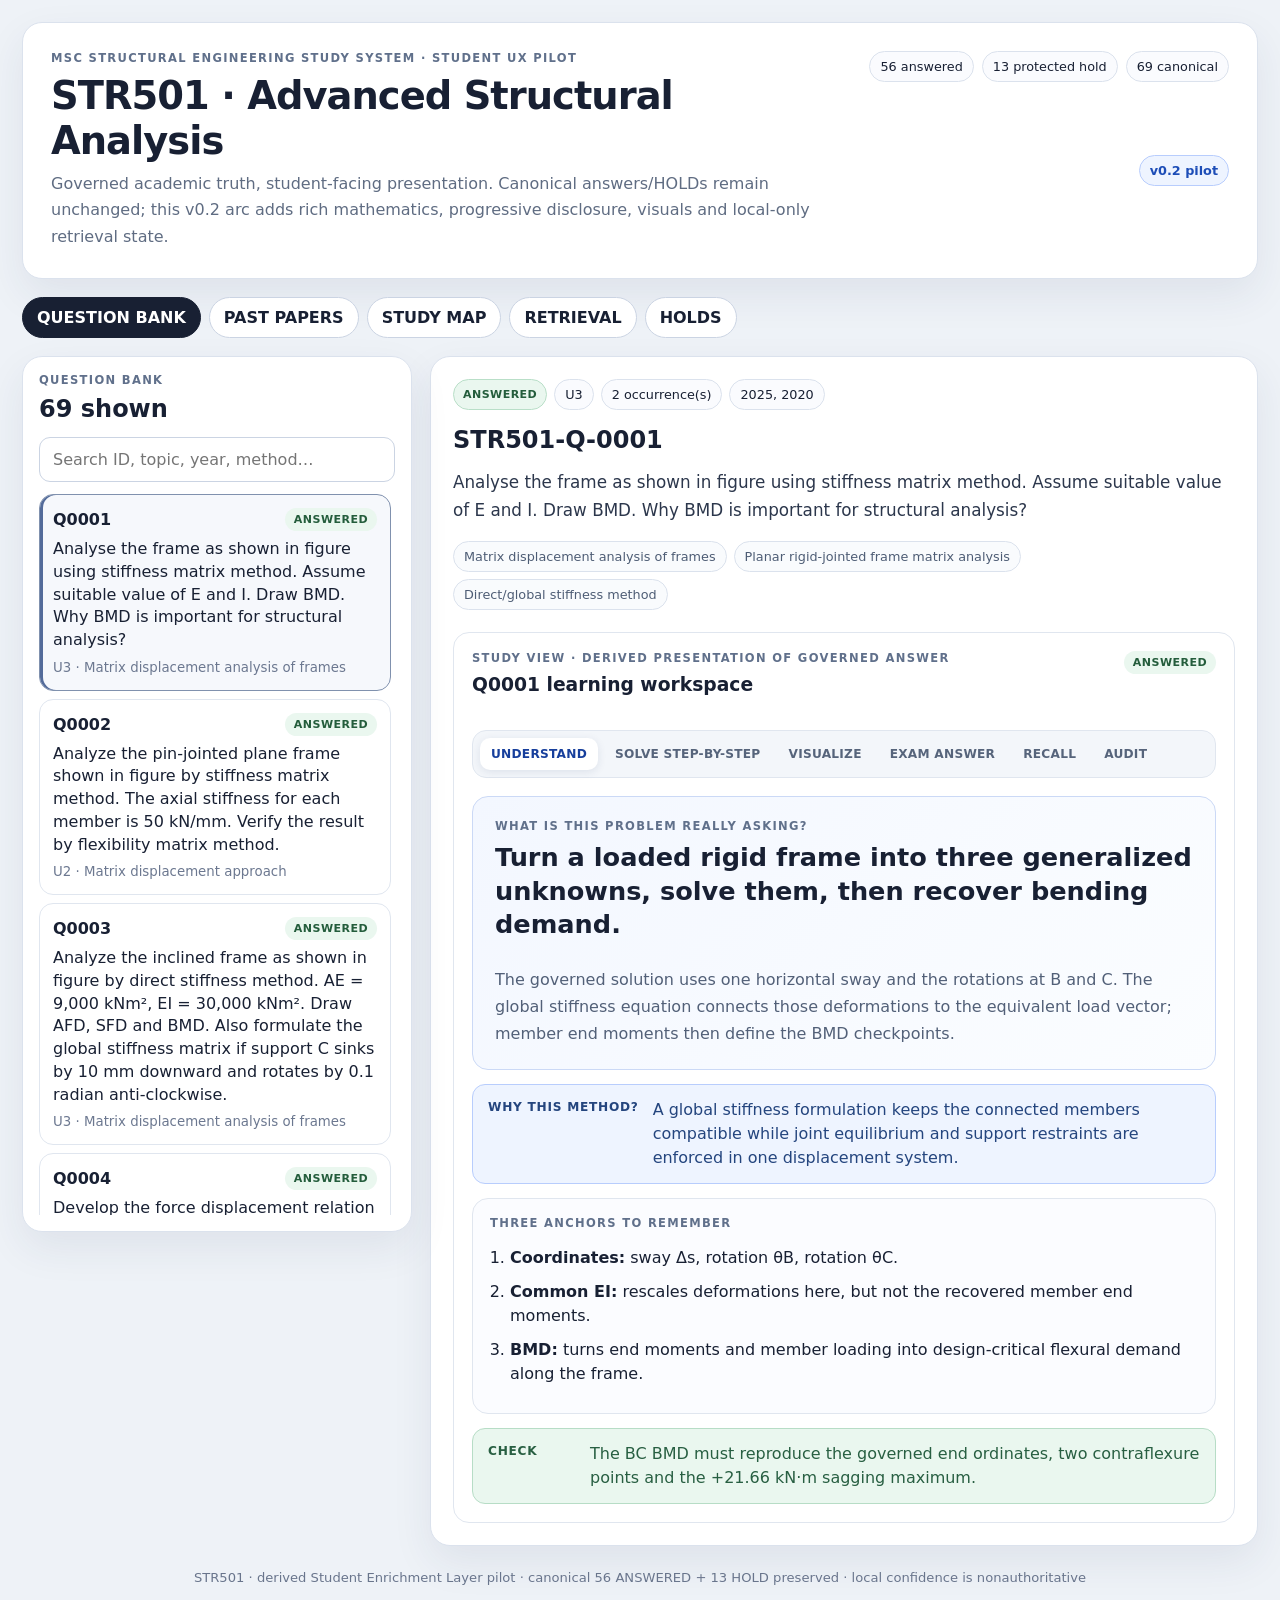
<file: docs/subjects/str501/index.html>
<!doctype html>
<html lang="en">
  <head>
    <meta charset="UTF-8" />
    <meta name="viewport" content="width=device-width, initial-scale=1.0" />
    <meta name="description" content="STR501 Advanced Structural Analysis study module for the MSc Structural Engineering Study System." />
    <title>STR501 · Advanced Structural Analysis</title>
    <script type="module" crossorigin src="./assets/index-BRH579FT.js"></script>
    <link rel="stylesheet" crossorigin href="./assets/index-Dyy-rPgg.css">
  </head>
  <body>
    <div id="root"></div>
  </body>
</html>
</file>
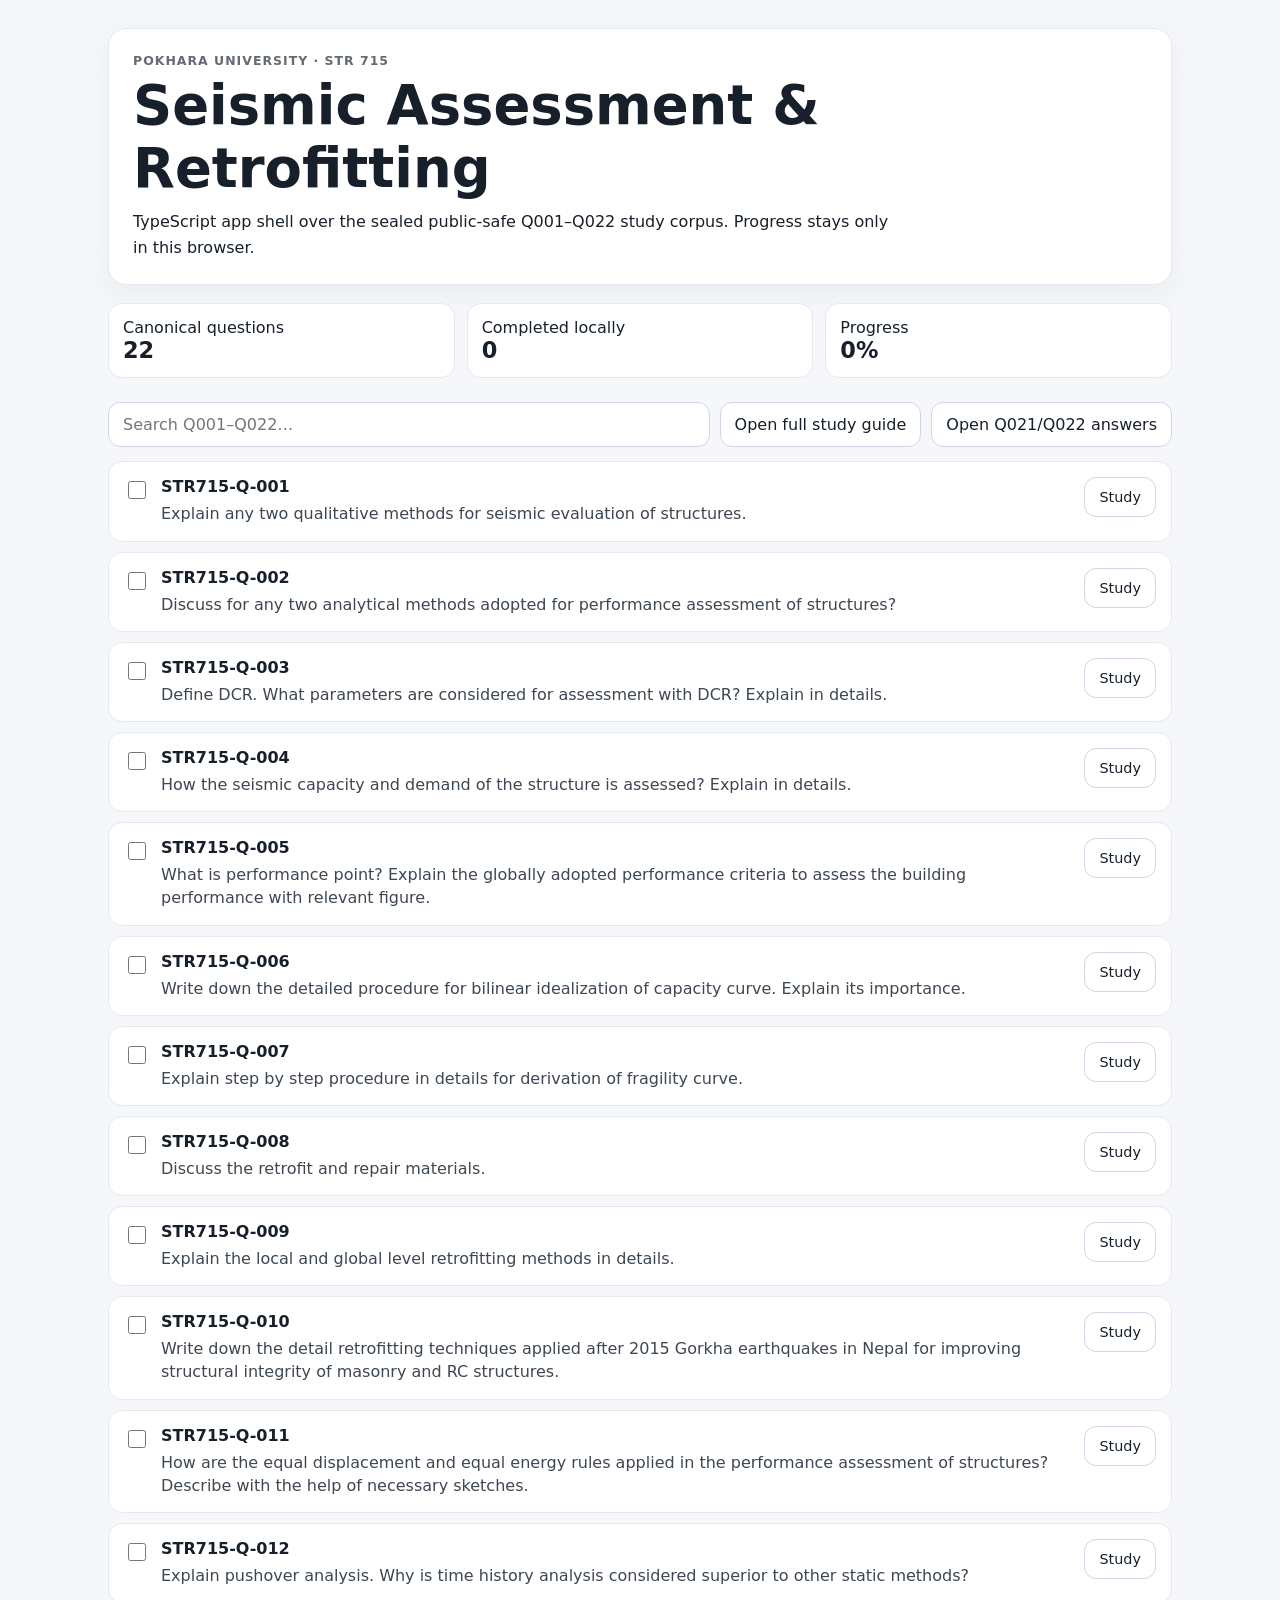
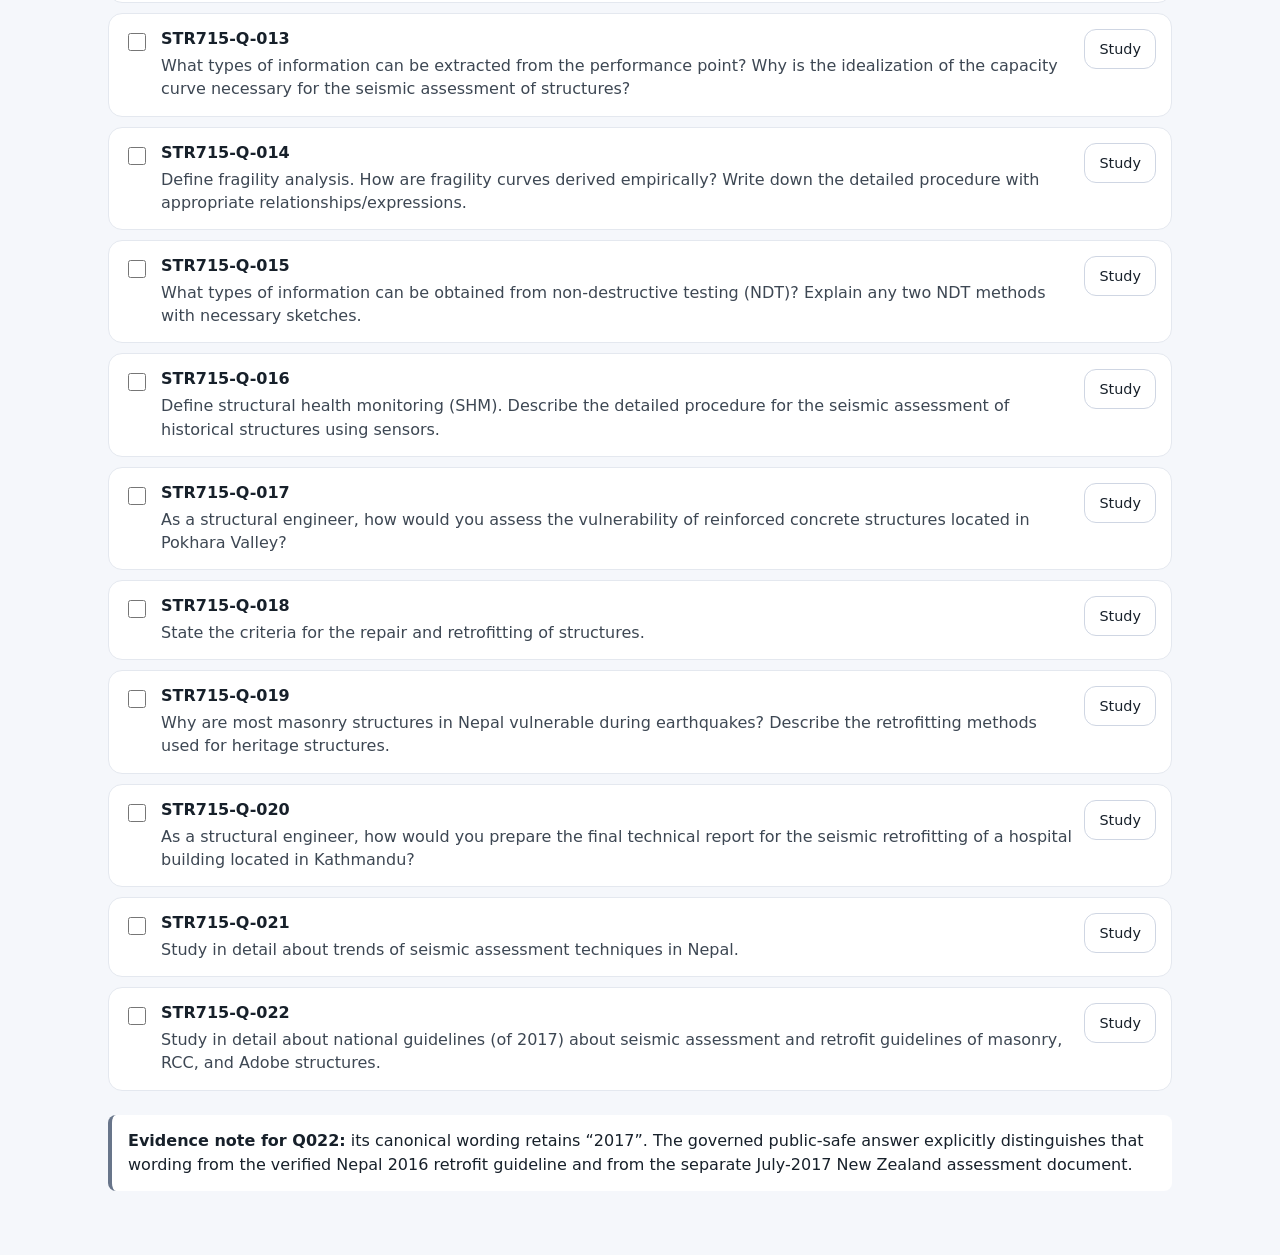
<file: docs/subjects/str715-study-app-v0.1/index.html>
<!doctype html>
<html lang="en">
  <head>
    <meta charset="UTF-8" />
    <meta name="viewport" content="width=device-width, initial-scale=1.0" />
    <meta name="description" content="STR 715 study app shell for the sealed Q001-Q022 public-safe corpus." />
    <title>STR 715 Study App</title>
    <script type="module" crossorigin src="./assets/index-ea992cd6.js"></script>
    <link rel="stylesheet" crossorigin href="./assets/index-CzLszcVA.css">
  </head>
  <body>
    <div id="app"></div>
  </body>
</html>
</file>
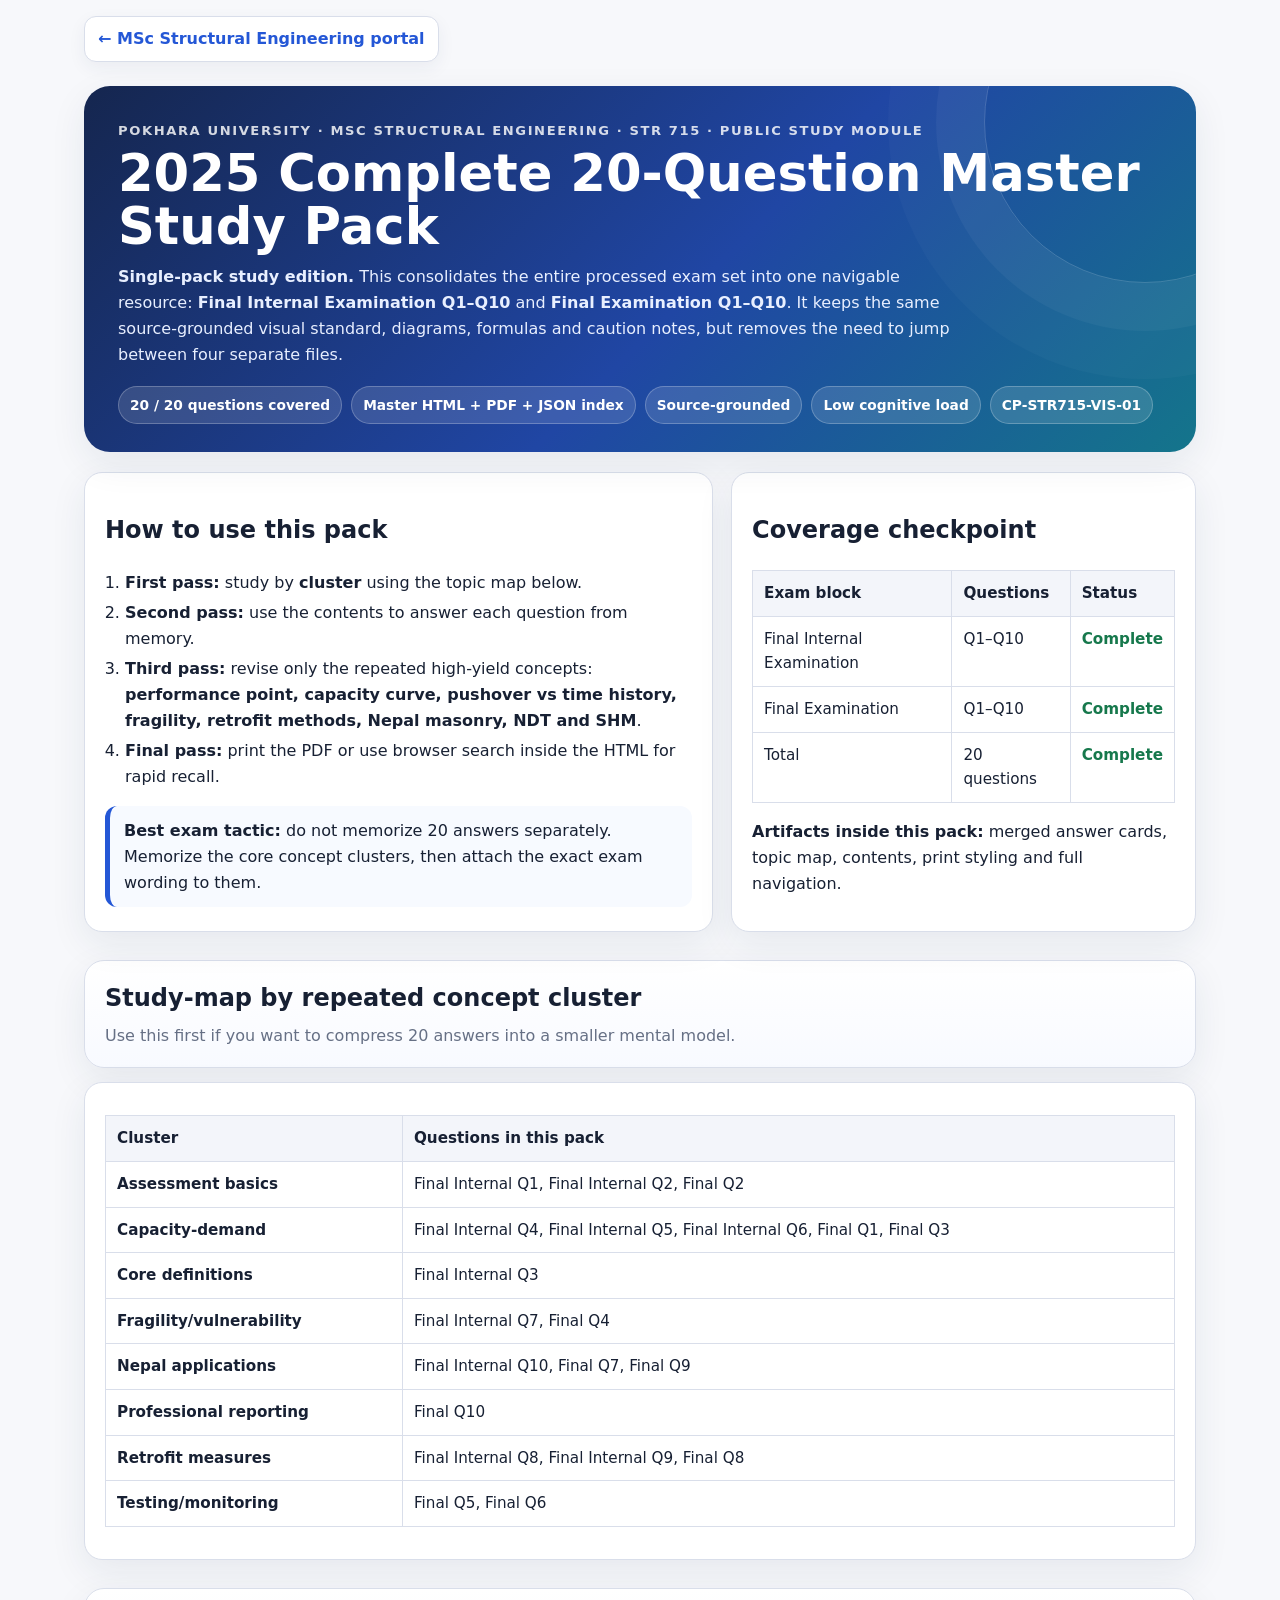
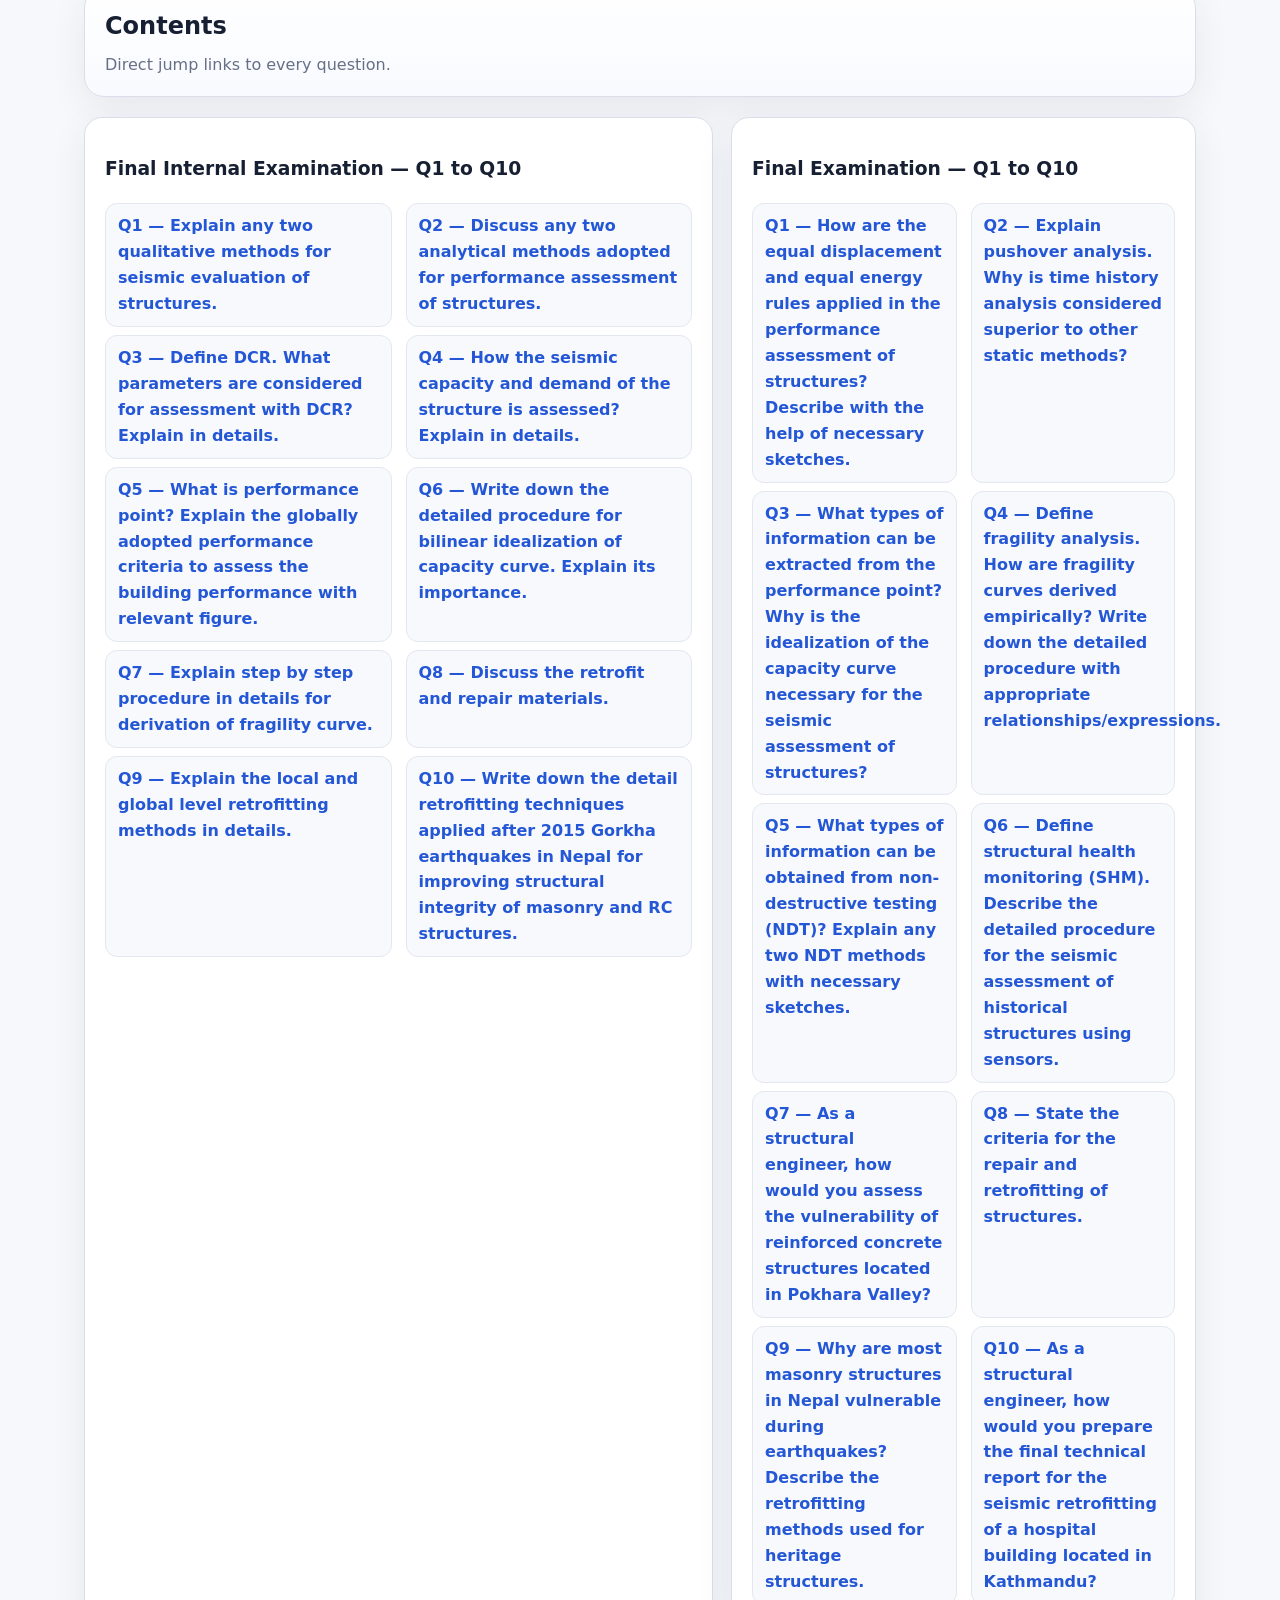
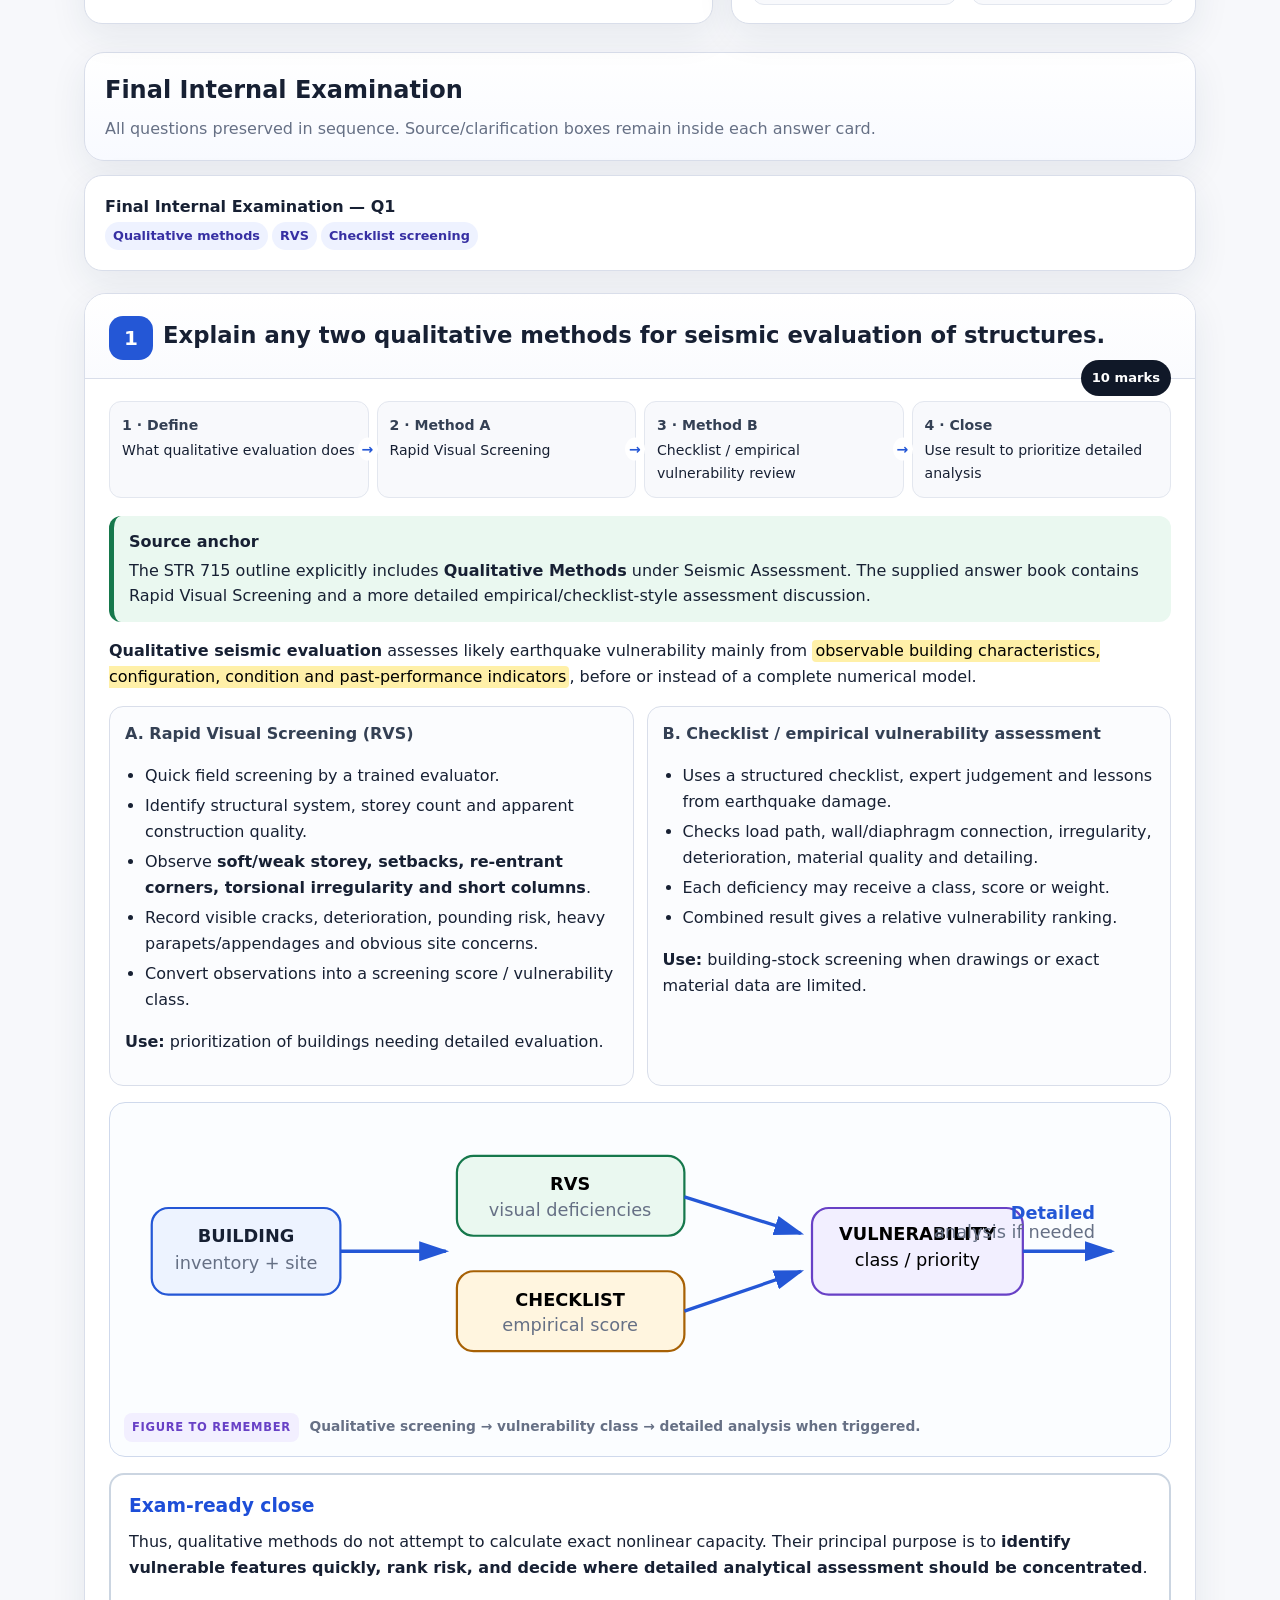
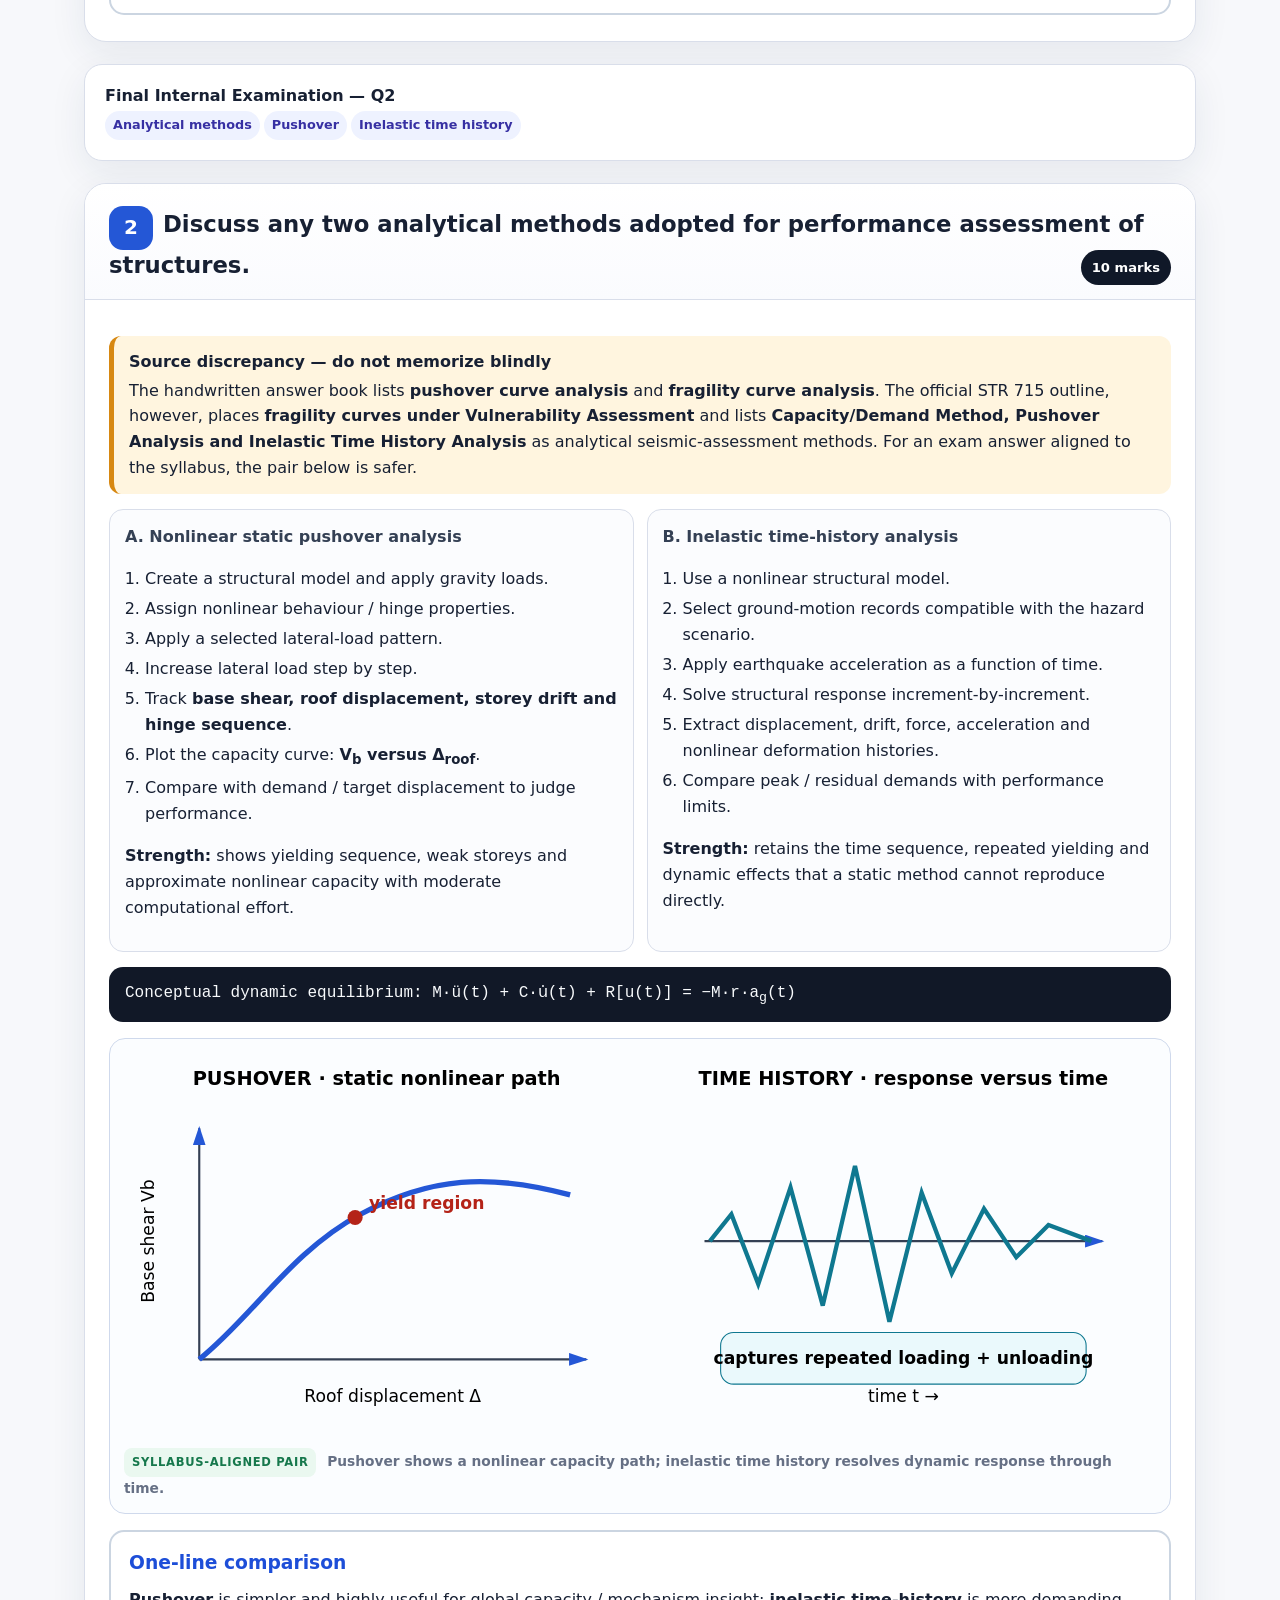
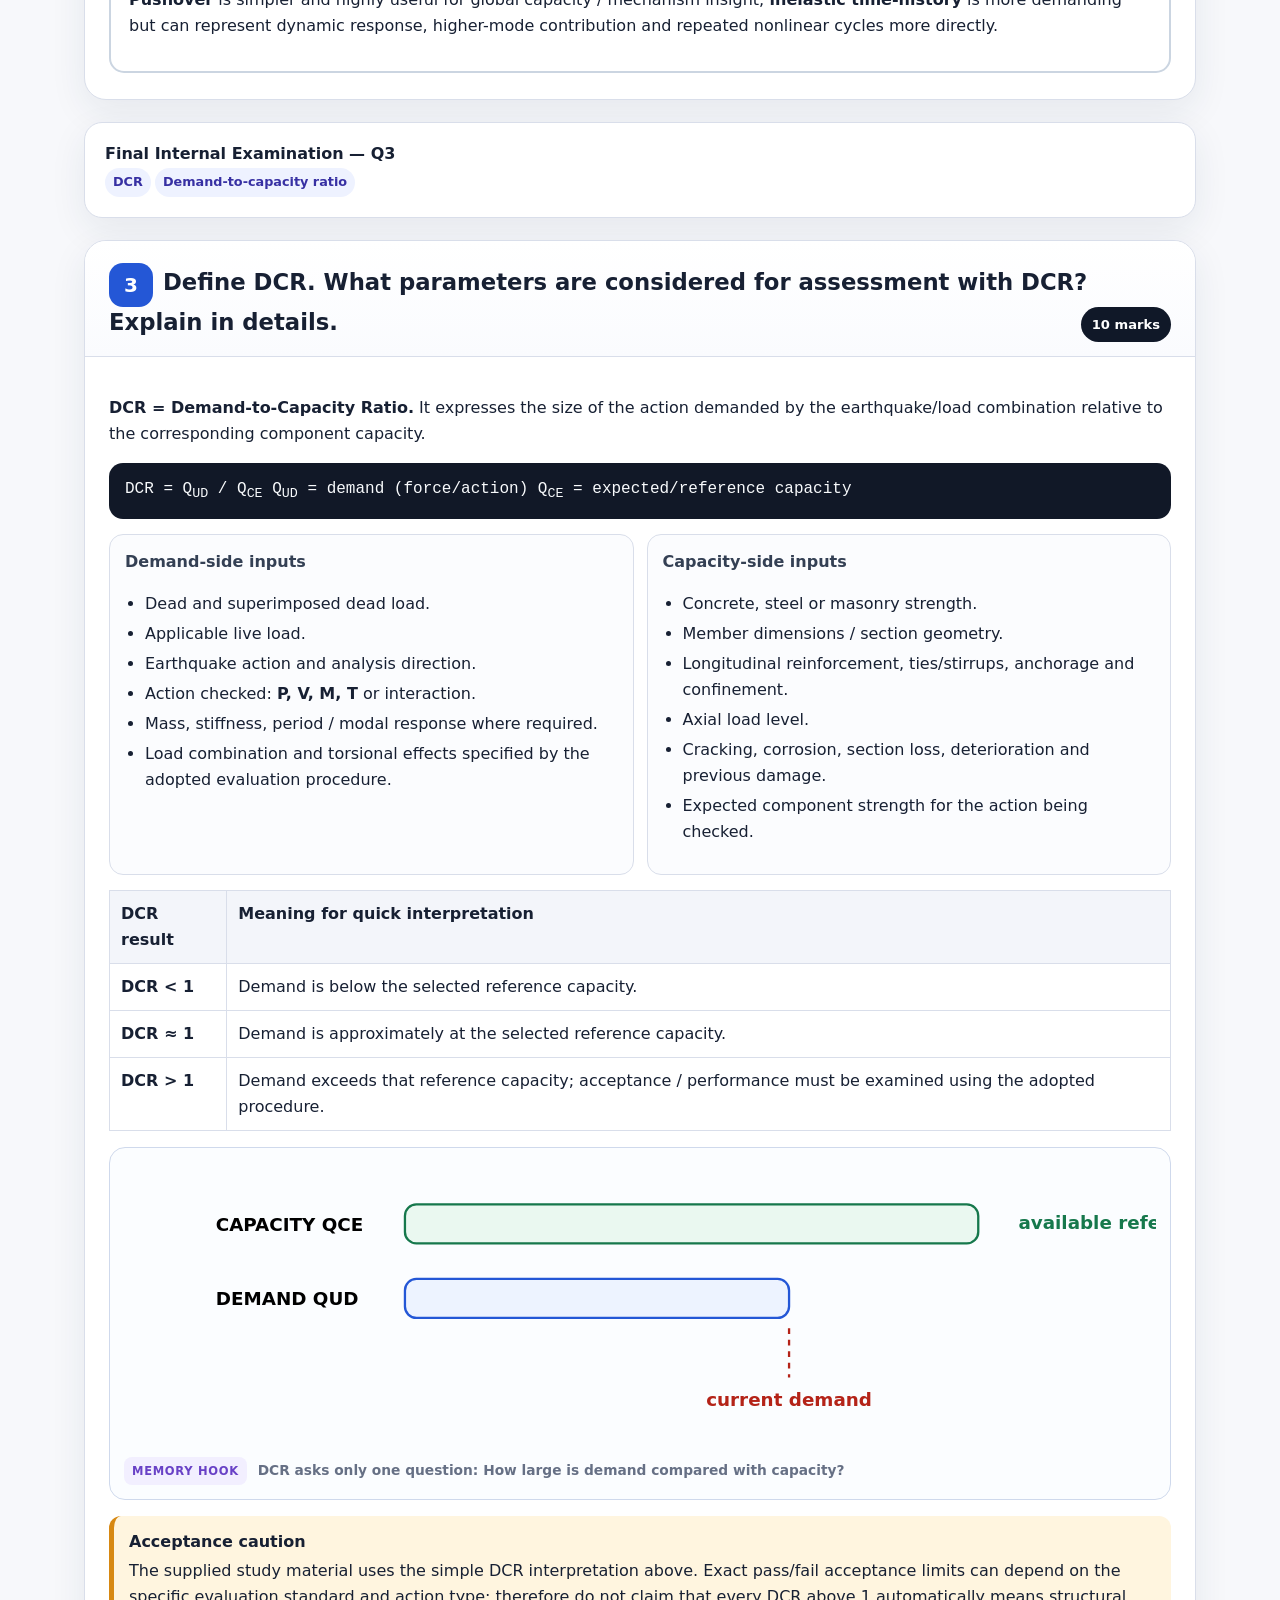
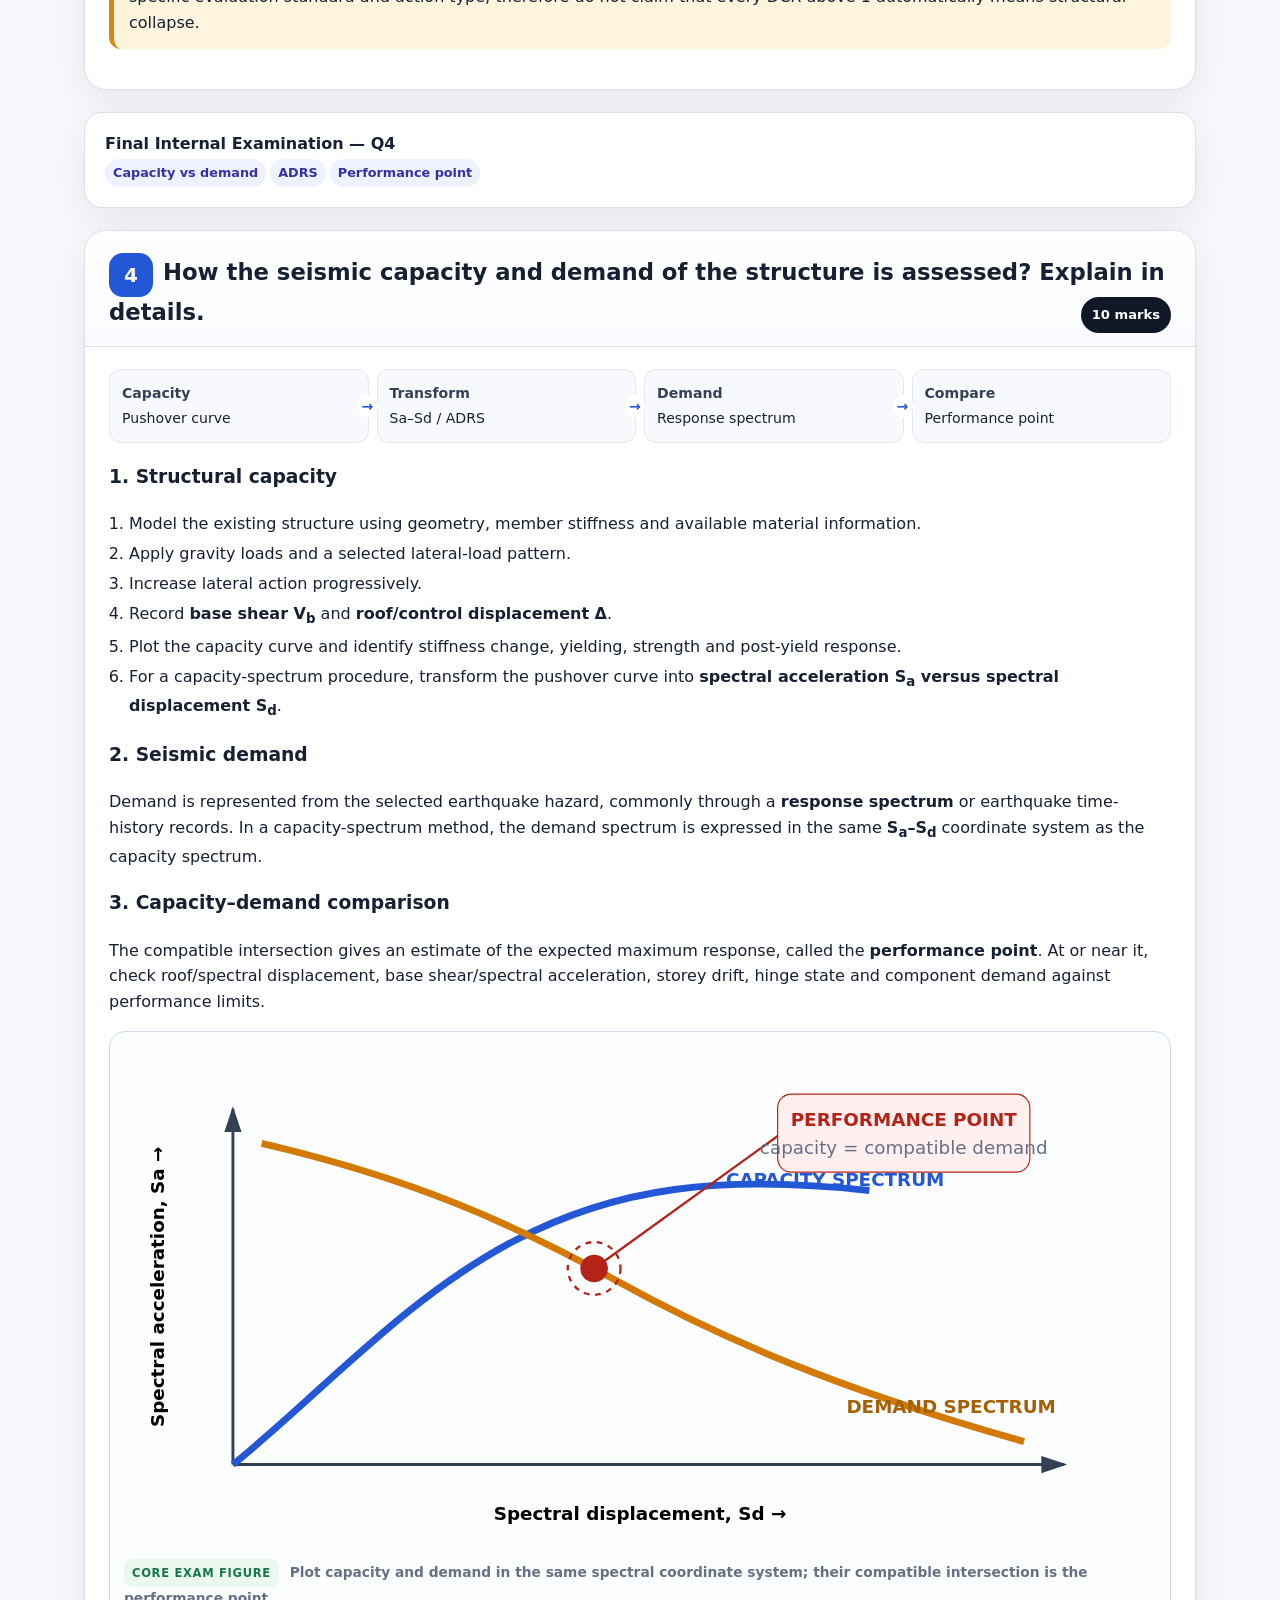
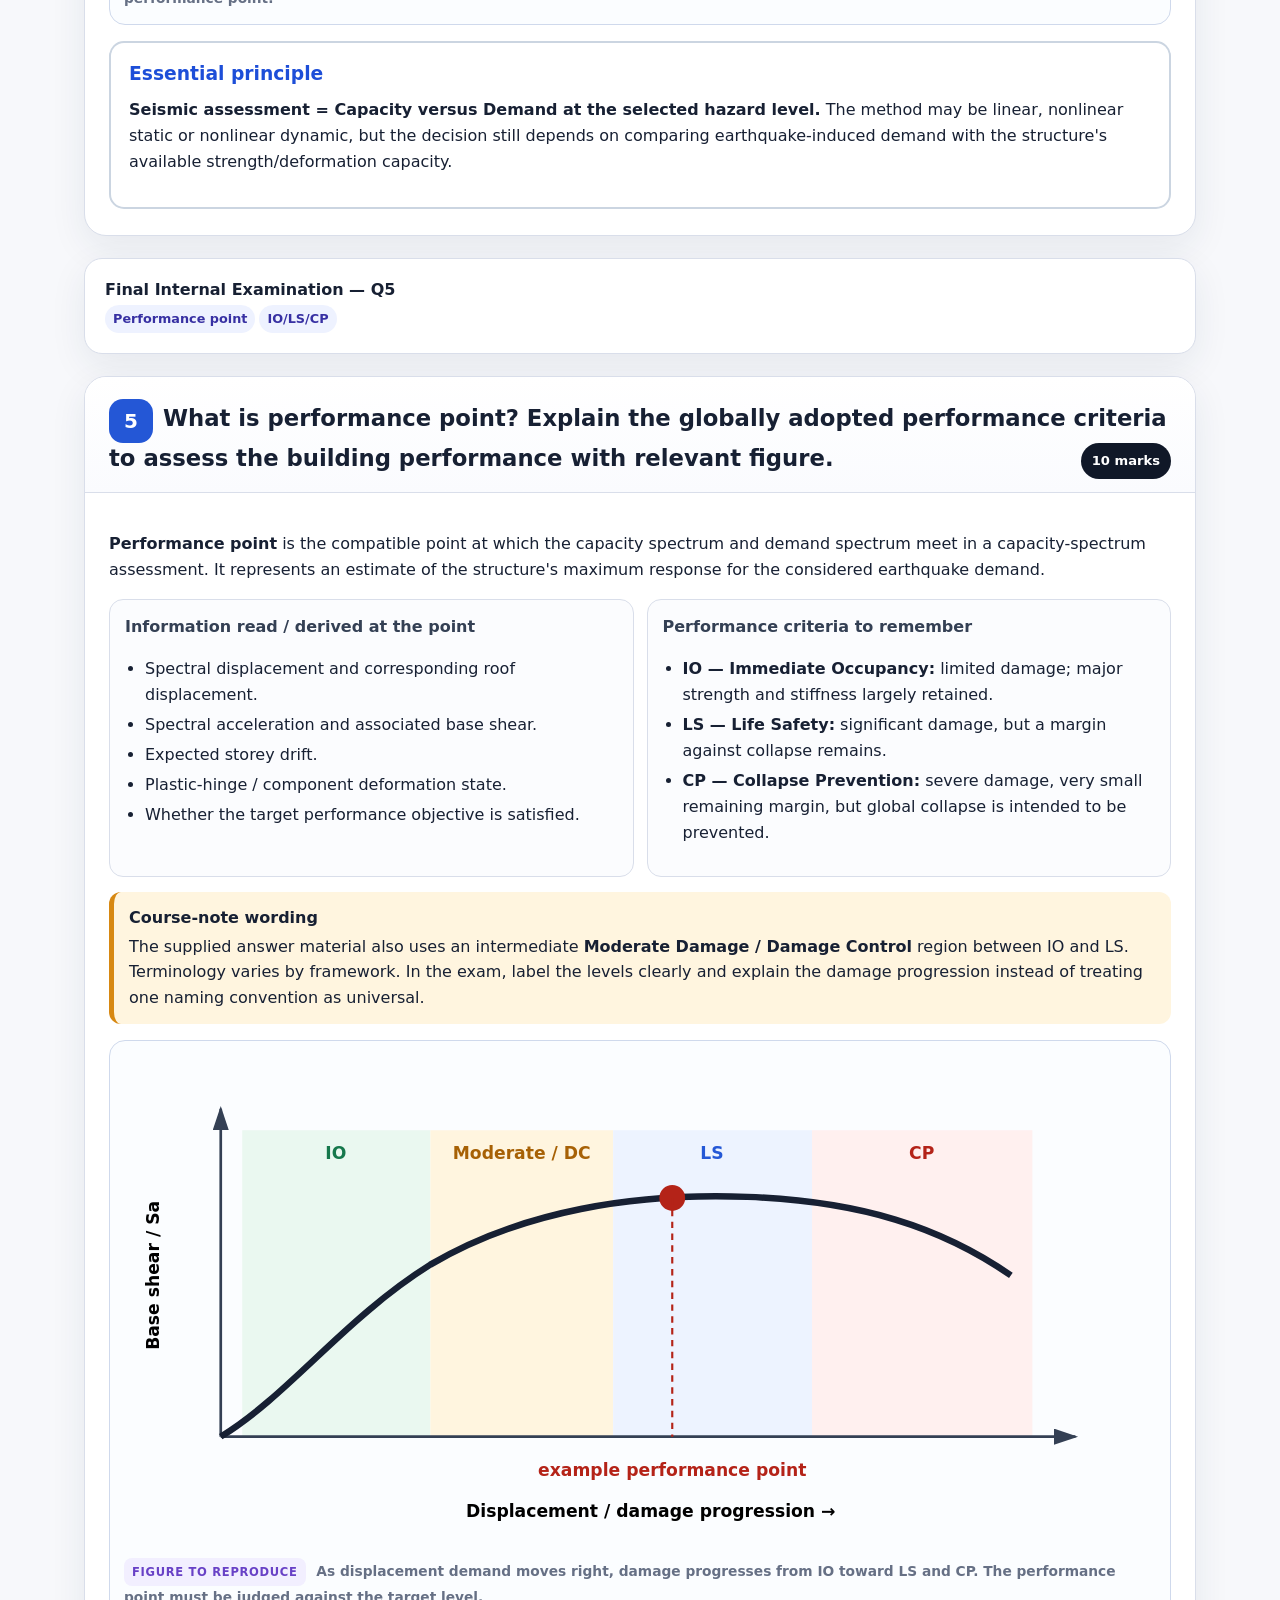
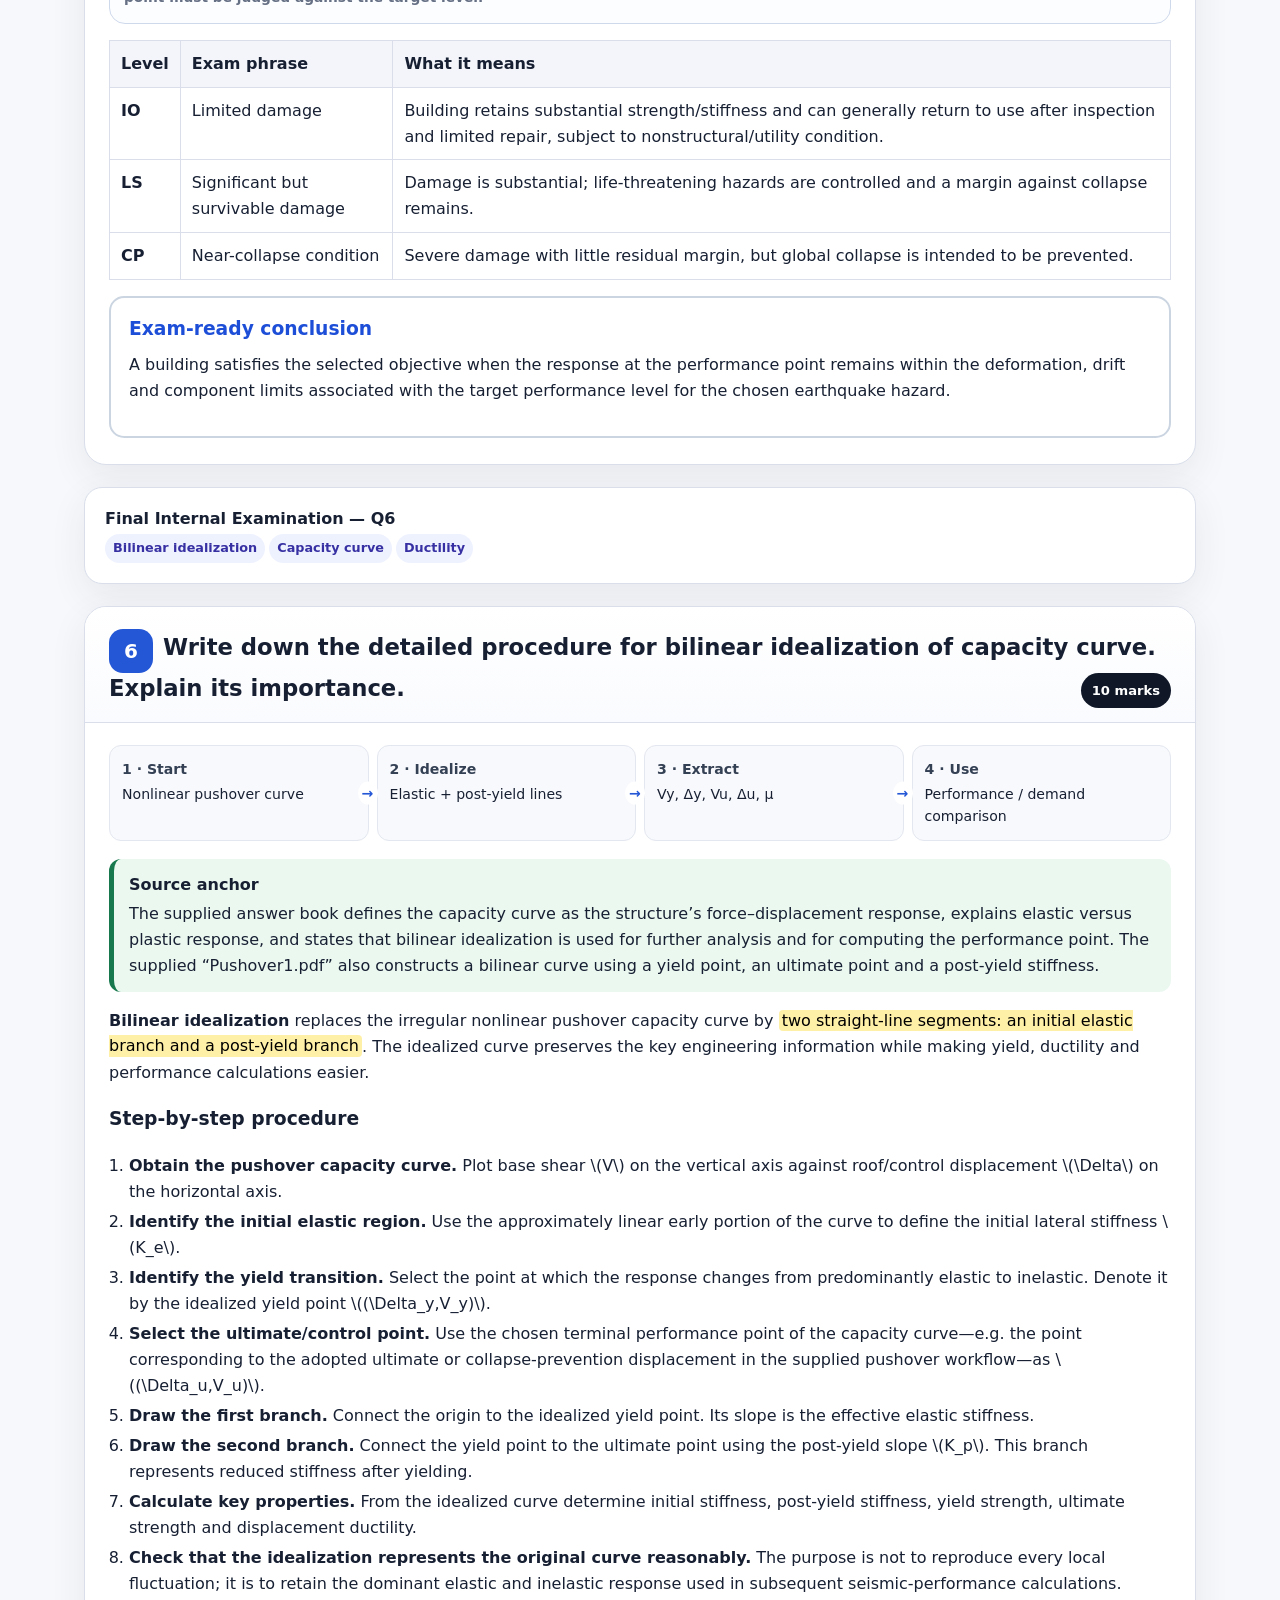
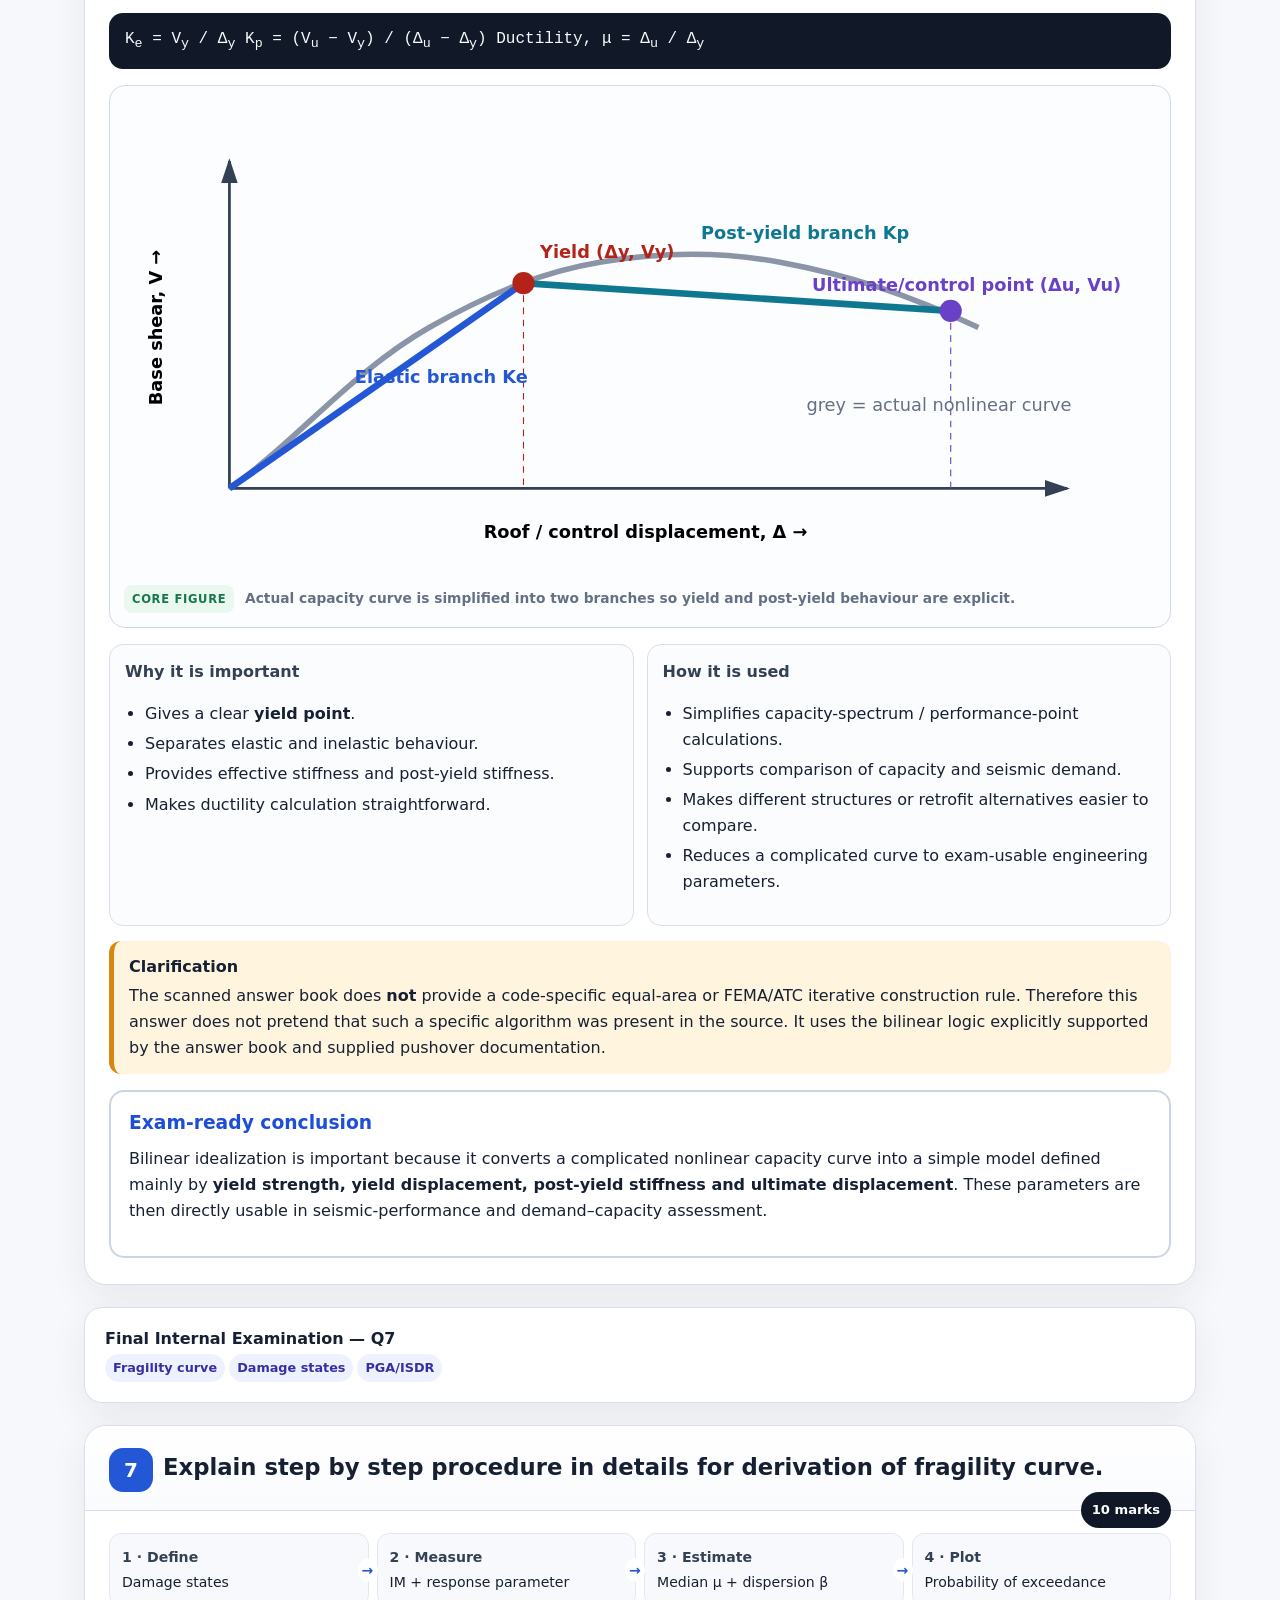
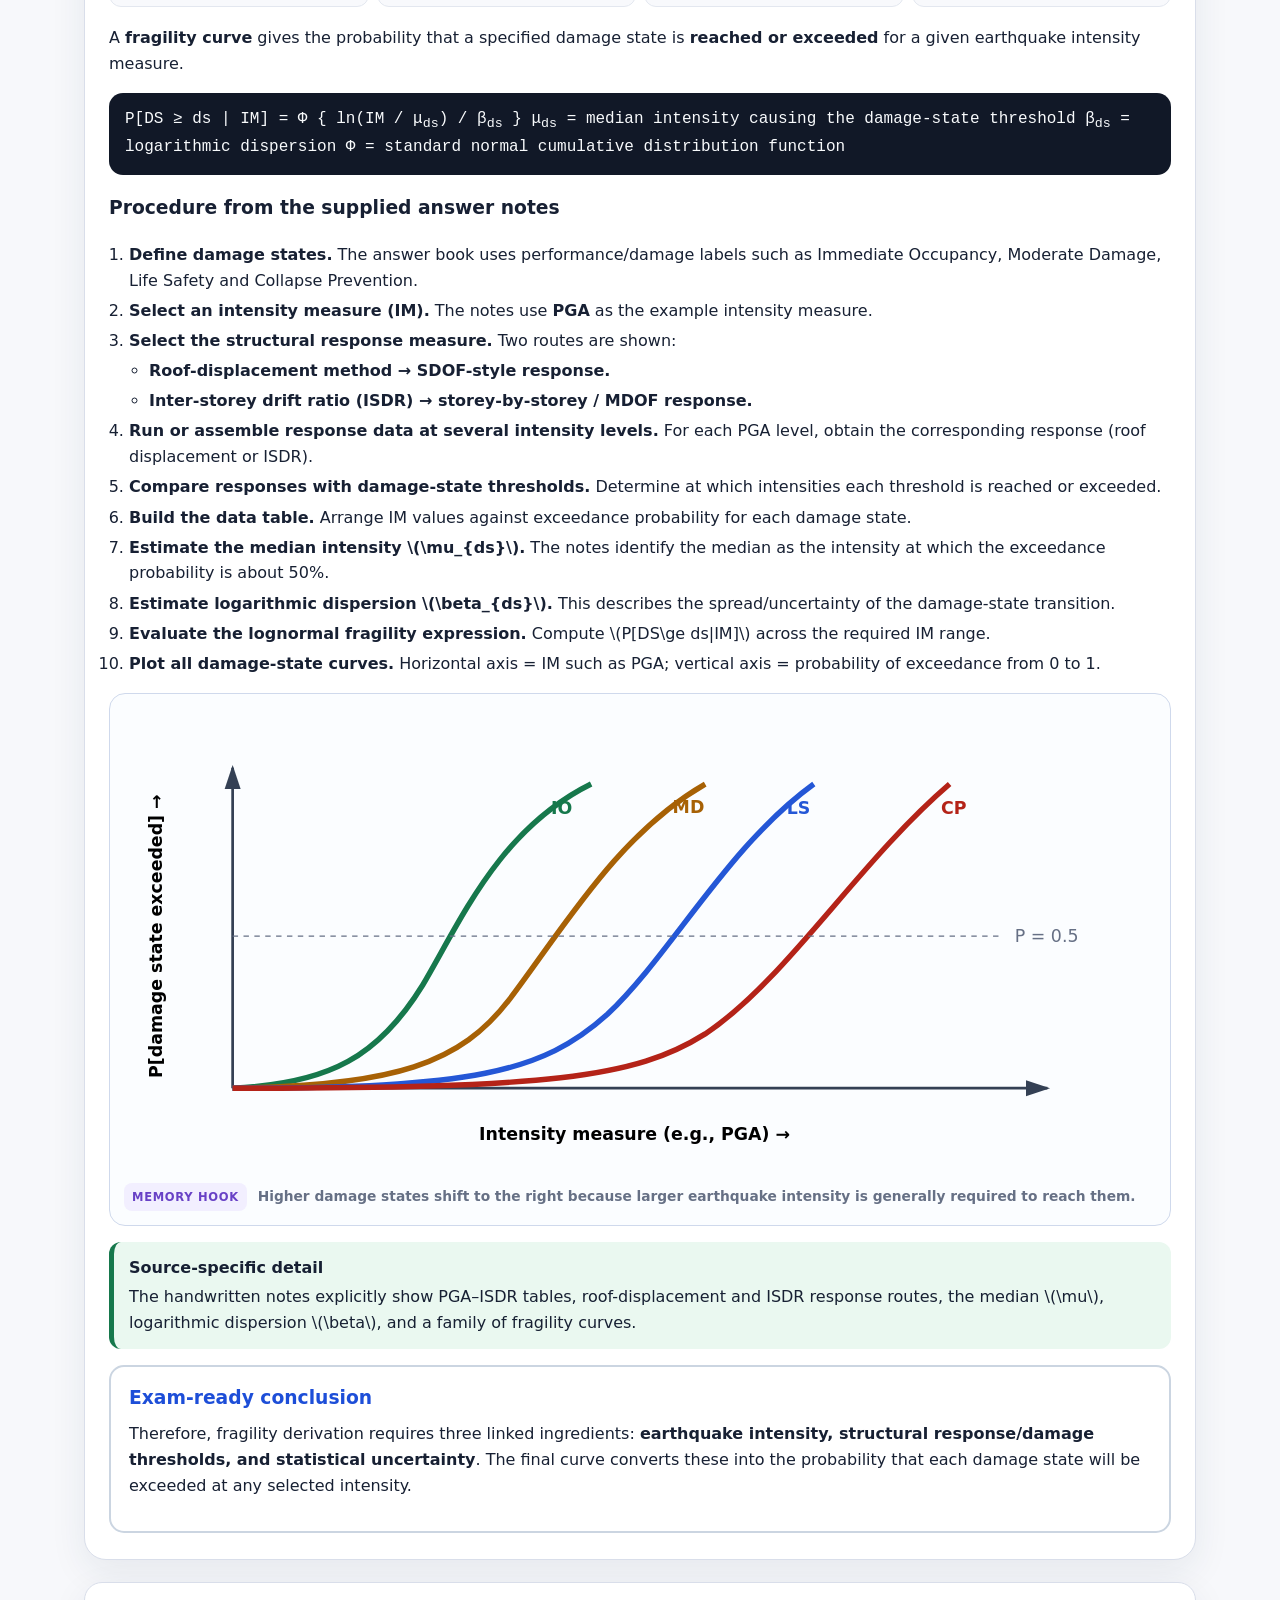
<file: docs/subjects/str715/index.html>
<!doctype html>
<html lang="en"><head><meta charset="utf-8"><meta name="viewport" content="width=device-width, initial-scale=1"><title>STR 715 Study Module · 2025 Complete 20Q Master Study Pack</title><style>
:root{
  --ink:#172033;
  --muted:#667085;
  --paper:#f7f8fb;
  --card:#ffffff;
  --line:#d9deea;
  --blue:#2457d6;
  --blue-soft:#edf3ff;
  --cyan:#0f7890;
  --cyan-soft:#eaf9fc;
  --amber:#a76105;
  --amber-soft:#fff5df;
  --green:#16784c;
  --green-soft:#eaf8f0;
  --red:#b42318;
  --red-soft:#fff0ef;
  --violet:#6841c6;
  --violet-soft:#f2efff;
  --shadow:0 12px 36px rgba(30,45,80,.08);
  --radius:18px;
}
*{box-sizing:border-box}
html{scroll-behavior:smooth}
body{
  margin:0;background:var(--paper);color:var(--ink);
  font-family:Inter,ui-sans-serif,system-ui,-apple-system,BlinkMacSystemFont,"Segoe UI",sans-serif;
  line-height:1.62;
}
a{color:var(--blue);text-decoration:none}
.wrap{max-width:1160px;margin:auto;padding:24px}
.hero{
  background:linear-gradient(135deg,#15264f 0%,#2046a4 55%,#14758b 100%);
  color:white;border-radius:26px;padding:34px 34px 28px;box-shadow:var(--shadow);position:relative;overflow:hidden
}
.hero:after{
  content:"";position:absolute;width:320px;height:320px;border:1px solid rgba(255,255,255,.18);
  border-radius:50%;right:-110px;top:-125px;box-shadow:0 0 0 48px rgba(255,255,255,.04),0 0 0 96px rgba(255,255,255,.025)
}
.eyebrow{font-size:.82rem;letter-spacing:.12em;text-transform:uppercase;font-weight:800;opacity:.82}
h1{font-size:clamp(2rem,4vw,3.5rem);line-height:1.04;margin:.35rem 0 .7rem}
.hero p{max-width:850px;margin:.5rem 0 0;color:#e8efff}
.pills{display:flex;flex-wrap:wrap;gap:9px;margin-top:18px}
.pill{background:rgba(255,255,255,.13);border:1px solid rgba(255,255,255,.24);border-radius:999px;padding:7px 11px;font-weight:700;font-size:.86rem}
.topgrid{display:grid;grid-template-columns:1.35fr .65fr;gap:18px;margin:20px 0}
.panel{background:var(--card);border:1px solid var(--line);border-radius:var(--radius);padding:18px 20px;box-shadow:var(--shadow)}
.panel h2,.panel h3{margin-top:0}
.nav{display:flex;flex-wrap:wrap;gap:10px}
.nav a{display:inline-flex;align-items:center;gap:7px;padding:9px 13px;border-radius:12px;background:#f4f6fb;border:1px solid #e0e5ef;font-weight:800}
.nav a:hover{background:var(--blue-soft)}
.legend{display:grid;grid-template-columns:repeat(2,minmax(0,1fr));gap:9px}
.legend div{border-radius:11px;padding:9px 10px;font-size:.88rem;font-weight:700}
.source{background:var(--green-soft);color:var(--green)}
.clarify{background:var(--amber-soft);color:var(--amber)}
.memory{background:var(--violet-soft);color:var(--violet)}
.figure{background:var(--blue-soft);color:var(--blue)}
.qcard{
  background:var(--card);border:1px solid var(--line);border-radius:22px;
  margin:22px 0;padding:0;box-shadow:var(--shadow);overflow:hidden
}
.qhead{padding:22px 24px 18px;background:linear-gradient(180deg,#fff,#fafbfe);border-bottom:1px solid var(--line)}
.qnum{display:inline-grid;place-items:center;width:44px;height:44px;border-radius:14px;background:var(--blue);color:white;font-weight:900;font-size:1.25rem;margin-right:10px;vertical-align:middle}
.qhead h2{display:inline;font-size:1.42rem;line-height:1.35}
.marks{float:right;background:#101828;color:white;border-radius:999px;padding:7px 11px;font-weight:800;font-size:.82rem}
.qbody{padding:22px 24px 26px}
.blueprint{display:grid;grid-template-columns:repeat(4,1fr);gap:8px;margin:0 0 18px}
.bp{position:relative;padding:12px;border-radius:12px;background:#f8f9fc;border:1px solid #e3e7ef;font-size:.88rem}
.bp b{display:block;color:#344054;margin-bottom:2px}
.bp:not(:last-child):after{content:"→";position:absolute;right:-10px;top:50%;transform:translateY(-50%);z-index:3;color:var(--blue);font-weight:900;background:white;border-radius:50%;width:20px;text-align:center}
.note{border-left:5px solid;padding:13px 15px;border-radius:12px;margin:14px 0}
.note.source-note{background:var(--green-soft);border-color:var(--green)}
.note.clarify-note{background:var(--amber-soft);border-color:#d78812}
.note.memory-note{background:var(--violet-soft);border-color:var(--violet)}
.note strong{display:block;margin-bottom:3px}
.kgrid{display:grid;grid-template-columns:repeat(2,minmax(0,1fr));gap:13px;margin:15px 0}
.kbox{background:#fbfcfe;border:1px solid var(--line);border-radius:14px;padding:14px 15px}
.kbox h3{font-size:1rem;margin:0 0 7px;color:#344054}
ul,ol{padding-left:1.25rem}
li{margin:.26rem 0}
mark{background:#fff0a8;padding:.08em .2em;border-radius:4px}
.formula{
  margin:14px 0;background:#111827;color:#f8fafc;border-radius:14px;
  padding:14px 16px;font-family:"SFMono-Regular",Consolas,monospace;overflow:auto
}
.diagram{
  background:#fbfdff;border:1px solid #cfd9ec;border-radius:16px;padding:14px;margin:16px 0
}
.diagram .caption{font-size:.86rem;color:var(--muted);font-weight:700;margin-top:8px}
svg{max-width:100%;height:auto;display:block;margin:auto}
.exam-answer{
  border:2px solid #cbd5e1;background:#fff;border-radius:15px;padding:16px 18px;margin-top:16px
}
.exam-answer h3{margin:0 0 8px;color:#1d4ed8}
.exam-answer p:first-of-type{margin-top:0}
.ribbon{display:inline-block;font-size:.72rem;font-weight:900;letter-spacing:.06em;text-transform:uppercase;padding:5px 8px;border-radius:8px;margin-right:6px}
.r-source{background:var(--green-soft);color:var(--green)}
.r-clarify{background:var(--amber-soft);color:var(--amber)}
.r-memory{background:var(--violet-soft);color:var(--violet)}
.footer{color:var(--muted);font-size:.88rem;padding:16px 4px 40px}
table{width:100%;border-collapse:collapse;margin:14px 0}
th,td{border:1px solid var(--line);padding:10px 11px;text-align:left;vertical-align:top}
th{background:#f3f5fa}
.check{font-weight:800;color:var(--green)}
@media(max-width:820px){
  .topgrid,.kgrid{grid-template-columns:1fr}
  .blueprint{grid-template-columns:1fr 1fr}
  .bp:nth-child(2):after{display:none}
  .wrap{padding:12px}.hero{padding:26px 22px}.qbody,.qhead{padding-left:17px;padding-right:17px}
}
@media print{
  body{background:white;font-size:10.8pt}
  .wrap{max-width:none;padding:0}
  .hero,.panel,.qcard{box-shadow:none}
  .hero{border-radius:0}
  .topgrid{display:none}
  .qcard{break-inside:avoid;border-radius:0;margin:0 0 12mm}
  .qhead{padding:8mm 8mm 5mm}.qbody{padding:5mm 8mm}
  a{color:inherit}
}

.master-grid{display:grid;grid-template-columns:1.15fr .85fr;gap:18px;margin:20px 0}.mini-card{background:var(--card);border:1px solid var(--line);border-radius:var(--radius);padding:18px 20px;box-shadow:var(--shadow)}
.section-banner{margin:28px 0 14px;padding:18px 20px;border-radius:20px;background:linear-gradient(180deg,#ffffff,#f8faff);border:1px solid var(--line);box-shadow:var(--shadow)}
.section-banner h2{margin:0 0 6px}.section-banner p{margin:0;color:var(--muted)}
.toc-list{display:grid;grid-template-columns:repeat(2,minmax(0,1fr));gap:8px 14px}.toc-list a{display:block;padding:9px 12px;border-radius:12px;background:#f8f9fc;border:1px solid #e3e7ef;font-weight:700}
.summary-table td,.summary-table th{font-size:.95rem}.tag{display:inline-block;padding:4px 8px;border-radius:999px;background:#eef2ff;color:#3730a3;font-size:.8rem;font-weight:800;margin:2px 4px 2px 0}
.keyline{border-left:5px solid var(--blue);padding:12px 14px;background:#f7faff;border-radius:12px}
@media(max-width:820px){.master-grid,.toc-list{grid-template-columns:1fr}}

.portalbar{max-width:1160px;margin:16px auto 0;padding:0 24px}
.portalbar a{display:inline-flex;align-items:center;gap:8px;padding:9px 13px;border:1px solid #d9deea;border-radius:12px;background:#fff;color:#2457d6;font-weight:800;box-shadow:0 6px 18px rgba(30,45,80,.06)}
.portalbar a:hover{background:#edf3ff}
@media print{.portalbar{display:none}}

</style></head><body><div class="portalbar"><a href="../../">← MSc Structural Engineering portal</a></div><div class="wrap">
<section class="hero">
  <div class="eyebrow">Pokhara University · MSc Structural Engineering · STR 715 · Public study module</div>
  <h1>2025 Complete 20-Question Master Study Pack</h1>
  <p><b>Single-pack study edition.</b> This consolidates the entire processed exam set into one navigable resource: <b>Final Internal Examination Q1–Q10</b> and <b>Final Examination Q1–Q10</b>. It keeps the same source-grounded visual standard, diagrams, formulas and caution notes, but removes the need to jump between four separate files.</p>
  <div class="pills">
    <span class="pill">20 / 20 questions covered</span>
    <span class="pill">Master HTML + PDF + JSON index</span>
    <span class="pill">Source-grounded</span>
    <span class="pill">Low cognitive load</span>
    <span class="pill">CP-STR715-VIS-01</span>
  </div>
</section>

<div class="master-grid">
  <section class="mini-card">
    <h2>How to use this pack</h2>
    <ol>
      <li><b>First pass:</b> study by <b>cluster</b> using the topic map below.</li>
      <li><b>Second pass:</b> use the contents to answer each question from memory.</li>
      <li><b>Third pass:</b> revise only the repeated high-yield concepts: <b>performance point, capacity curve, pushover vs time history, fragility, retrofit methods, Nepal masonry, NDT and SHM</b>.</li>
      <li><b>Final pass:</b> print the PDF or use browser search inside the HTML for rapid recall.</li>
    </ol>
    <div class="keyline"><b>Best exam tactic:</b> do not memorize 20 answers separately. Memorize the core concept clusters, then attach the exact exam wording to them.</div>
  </section>
  <section class="mini-card">
    <h2>Coverage checkpoint</h2>
    <table class="summary-table">
      <tr><th>Exam block</th><th>Questions</th><th>Status</th></tr>
      <tr><td>Final Internal Examination</td><td>Q1–Q10</td><td class="check">Complete</td></tr>
      <tr><td>Final Examination</td><td>Q1–Q10</td><td class="check">Complete</td></tr>
      <tr><td>Total</td><td>20 questions</td><td class="check">Complete</td></tr>
    </table>
    <p><b>Artifacts inside this pack:</b> merged answer cards, topic map, contents, print styling and full navigation.</p>
  </section>
</div>

<section class="section-banner"><h2>Study-map by repeated concept cluster</h2><p>Use this first if you want to compress 20 answers into a smaller mental model.</p></section>
<section class="panel">
  <table class="summary-table">
    <tr><th>Cluster</th><th>Questions in this pack</th></tr>
    <tr><td><b>Assessment basics</b></td><td>Final Internal Q1, Final Internal Q2, Final Q2</td></tr>
<tr><td><b>Capacity-demand</b></td><td>Final Internal Q4, Final Internal Q5, Final Internal Q6, Final Q1, Final Q3</td></tr>
<tr><td><b>Core definitions</b></td><td>Final Internal Q3</td></tr>
<tr><td><b>Fragility/vulnerability</b></td><td>Final Internal Q7, Final Q4</td></tr>
<tr><td><b>Nepal applications</b></td><td>Final Internal Q10, Final Q7, Final Q9</td></tr>
<tr><td><b>Professional reporting</b></td><td>Final Q10</td></tr>
<tr><td><b>Retrofit measures</b></td><td>Final Internal Q8, Final Internal Q9, Final Q8</td></tr>
<tr><td><b>Testing/monitoring</b></td><td>Final Q5, Final Q6</td></tr>
  </table>
</section>
<section class="section-banner"><h2>Contents</h2><p>Direct jump links to every question.</p></section>
<div class="master-grid">
  <section class="mini-card"><h3>Final Internal Examination — Q1 to Q10</h3><div class="toc-list"><a href="#int1-q1">Q1 — Explain any two qualitative methods for seismic evaluation of structures.</a><a href="#int1-q2">Q2 — Discuss any two analytical methods adopted for performance assessment of structures.</a><a href="#int1-q3">Q3 — Define DCR. What parameters are considered for assessment with DCR? Explain in details.</a><a href="#int1-q4">Q4 — How the seismic capacity and demand of the structure is assessed? Explain in details.</a><a href="#int1-q5">Q5 — What is performance point? Explain the globally adopted performance criteria to assess the building performance with relevant figure.</a><a href="#int2-q6">Q6 — Write down the detailed procedure for bilinear idealization of capacity curve. Explain its importance.</a><a href="#int2-q7">Q7 — Explain step by step procedure in details for derivation of fragility curve.</a><a href="#int2-q8">Q8 — Discuss the retrofit and repair materials.</a><a href="#int2-q9">Q9 — Explain the local and global level retrofitting methods in details.</a><a href="#int2-q10">Q10 — Write down the detail retrofitting techniques applied after 2015 Gorkha earthquakes in Nepal for improving structural integrity of masonry and RC structures.</a></div></section>
  <section class="mini-card"><h3>Final Examination — Q1 to Q10</h3><div class="toc-list"><a href="#fin1-q1">Q1 — How are the equal displacement and equal energy rules applied in the performance assessment of structures? Describe with the help of necessary sketches.</a><a href="#fin1-q2">Q2 — Explain pushover analysis. Why is time history analysis considered superior to other static methods?</a><a href="#fin1-q3">Q3 — What types of information can be extracted from the performance point? Why is the idealization of the capacity curve necessary for the seismic assessment of structures?</a><a href="#fin1-q4">Q4 — Define fragility analysis. How are fragility curves derived empirically? Write down the detailed procedure with appropriate relationships/expressions.</a><a href="#fin1-q5">Q5 — What types of information can be obtained from non-destructive testing (NDT)? Explain any two NDT methods with necessary sketches.</a><a href="#fin2-q6">Q6 — Define structural health monitoring (SHM). Describe the detailed procedure for the seismic assessment of historical structures using sensors.</a><a href="#fin2-q7">Q7 — As a structural engineer, how would you assess the vulnerability of reinforced concrete structures located in Pokhara Valley?</a><a href="#fin2-q8">Q8 — State the criteria for the repair and retrofitting of structures.</a><a href="#fin2-q9">Q9 — Why are most masonry structures in Nepal vulnerable during earthquakes? Describe the retrofitting methods used for heritage structures.</a><a href="#fin2-q10">Q10 — As a structural engineer, how would you prepare the final technical report for the seismic retrofitting of a hospital building located in Kathmandu?</a></div></section>
</div>
<section class="section-banner"><h2>Final Internal Examination</h2><p>All questions preserved in sequence. Source/clarification boxes remain inside each answer card.</p></section><section class="panel" style="margin:0 0 10px"><b>Final Internal Examination — Q1</b><br><span class="tag">Qualitative methods</span><span class="tag">RVS</span><span class="tag">Checklist screening</span></section><section class="qcard" id="int1-q1">
  <div class="qhead"><span class="qnum">1</span><h2>Explain any two qualitative methods for seismic evaluation of structures.</h2><span class="marks">10 marks</span></div>
  <div class="qbody">
    <div class="blueprint">
      <div class="bp"><b>1 · Define</b>What qualitative evaluation does</div>
      <div class="bp"><b>2 · Method A</b>Rapid Visual Screening</div>
      <div class="bp"><b>3 · Method B</b>Checklist / empirical vulnerability review</div>
      <div class="bp"><b>4 · Close</b>Use result to prioritize detailed analysis</div>
    </div>

    <div class="note source-note"><strong>Source anchor</strong>The STR 715 outline explicitly includes <b>Qualitative Methods</b> under Seismic Assessment. The supplied answer book contains Rapid Visual Screening and a more detailed empirical/checklist-style assessment discussion.</div>

    <p><b>Qualitative seismic evaluation</b> assesses likely earthquake vulnerability mainly from <mark>observable building characteristics, configuration, condition and past-performance indicators</mark>, before or instead of a complete numerical model.</p>

    <div class="kgrid">
      <div class="kbox">
        <h3>A. Rapid Visual Screening (RVS)</h3>
        <ul>
          <li>Quick field screening by a trained evaluator.</li>
          <li>Identify structural system, storey count and apparent construction quality.</li>
          <li>Observe <b>soft/weak storey, setbacks, re-entrant corners, torsional irregularity and short columns</b>.</li>
          <li>Record visible cracks, deterioration, pounding risk, heavy parapets/appendages and obvious site concerns.</li>
          <li>Convert observations into a screening score / vulnerability class.</li>
        </ul>
        <p><b>Use:</b> prioritization of buildings needing detailed evaluation.</p>
      </div>
      <div class="kbox">
        <h3>B. Checklist / empirical vulnerability assessment</h3>
        <ul>
          <li>Uses a structured checklist, expert judgement and lessons from earthquake damage.</li>
          <li>Checks load path, wall/diaphragm connection, irregularity, deterioration, material quality and detailing.</li>
          <li>Each deficiency may receive a class, score or weight.</li>
          <li>Combined result gives a relative vulnerability ranking.</li>
        </ul>
        <p><b>Use:</b> building-stock screening when drawings or exact material data are limited.</p>
      </div>
    </div>

    <div class="diagram">
      <svg viewBox="0 0 930 260" role="img" aria-label="Qualitative seismic evaluation flow">
        <defs><marker id="a1" markerWidth="10" markerHeight="10" refX="8" refY="3" orient="auto"><path d="M0,0 L0,6 L9,3 z" fill="#2457d6"/></marker></defs>
        <rect x="25" y="82" width="170" height="78" rx="15" fill="#edf3ff" stroke="#2457d6" stroke-width="2"/>
        <text x="110" y="113" text-anchor="middle" font-weight="800" fill="#172033">BUILDING</text><text x="110" y="137" text-anchor="middle" fill="#667085">inventory + site</text>
        <line x1="195" y1="121" x2="290" y2="121" stroke="#2457d6" stroke-width="3" marker-end="url(#a1)"/>
        <rect x="300" y="35" width="205" height="72" rx="15" fill="#eaf8f0" stroke="#16784c" stroke-width="2"/>
        <text x="402" y="66" text-anchor="middle" font-weight="800">RVS</text><text x="402" y="89" text-anchor="middle" fill="#667085">visual deficiencies</text>
        <rect x="300" y="139" width="205" height="72" rx="15" fill="#fff5df" stroke="#a76105" stroke-width="2"/>
        <text x="402" y="170" text-anchor="middle" font-weight="800">CHECKLIST</text><text x="402" y="193" text-anchor="middle" fill="#667085">empirical score</text>
        <line x1="505" y1="72" x2="610" y2="105" stroke="#2457d6" stroke-width="3" marker-end="url(#a1)"/>
        <line x1="505" y1="175" x2="610" y2="139" stroke="#2457d6" stroke-width="3" marker-end="url(#a1)"/>
        <rect x="620" y="82" width="190" height="78" rx="15" fill="#f2efff" stroke="#6841c6" stroke-width="2"/>
        <text x="715" y="111" text-anchor="middle" font-weight="800">VULNERABILITY</text><text x="715" y="134" text-anchor="middle">class / priority</text>
        <line x1="810" y1="121" x2="890" y2="121" stroke="#2457d6" stroke-width="3" marker-end="url(#a1)"/>
        <text x="875" y="92" text-anchor="end" font-weight="800" fill="#2457d6">Detailed</text><text x="875" y="109" text-anchor="end" fill="#667085">analysis if needed</text>
      </svg>
      <div class="caption"><span class="ribbon r-memory">Figure to remember</span> Qualitative screening → vulnerability class → detailed analysis when triggered.</div>
    </div>

    <div class="exam-answer"><h3>Exam-ready close</h3><p>Thus, qualitative methods do not attempt to calculate exact nonlinear capacity. Their principal purpose is to <b>identify vulnerable features quickly, rank risk, and decide where detailed analytical assessment should be concentrated</b>.</p></div>
  </div>
</section><section class="panel" style="margin:0 0 10px"><b>Final Internal Examination — Q2</b><br><span class="tag">Analytical methods</span><span class="tag">Pushover</span><span class="tag">Inelastic time history</span></section><section class="qcard" id="int1-q2">
  <div class="qhead"><span class="qnum">2</span><h2>Discuss any two analytical methods adopted for performance assessment of structures.</h2><span class="marks">10 marks</span></div>
  <div class="qbody">
    <div class="note clarify-note"><strong>Source discrepancy — do not memorize blindly</strong>The handwritten answer book lists <b>pushover curve analysis</b> and <b>fragility curve analysis</b>. The official STR 715 outline, however, places <b>fragility curves under Vulnerability Assessment</b> and lists <b>Capacity/Demand Method, Pushover Analysis and Inelastic Time History Analysis</b> as analytical seismic-assessment methods. For an exam answer aligned to the syllabus, the pair below is safer.</div>

    <div class="kgrid">
      <div class="kbox">
        <h3>A. Nonlinear static pushover analysis</h3>
        <ol>
          <li>Create a structural model and apply gravity loads.</li>
          <li>Assign nonlinear behaviour / hinge properties.</li>
          <li>Apply a selected lateral-load pattern.</li>
          <li>Increase lateral load step by step.</li>
          <li>Track <b>base shear, roof displacement, storey drift and hinge sequence</b>.</li>
          <li>Plot the capacity curve: <b>V<sub>b</sub> versus Δ<sub>roof</sub></b>.</li>
          <li>Compare with demand / target displacement to judge performance.</li>
        </ol>
        <p><b>Strength:</b> shows yielding sequence, weak storeys and approximate nonlinear capacity with moderate computational effort.</p>
      </div>
      <div class="kbox">
        <h3>B. Inelastic time-history analysis</h3>
        <ol>
          <li>Use a nonlinear structural model.</li>
          <li>Select ground-motion records compatible with the hazard scenario.</li>
          <li>Apply earthquake acceleration as a function of time.</li>
          <li>Solve structural response increment-by-increment.</li>
          <li>Extract displacement, drift, force, acceleration and nonlinear deformation histories.</li>
          <li>Compare peak / residual demands with performance limits.</li>
        </ol>
        <p><b>Strength:</b> retains the time sequence, repeated yielding and dynamic effects that a static method cannot reproduce directly.</p>
      </div>
    </div>

    <div class="formula">Conceptual dynamic equilibrium:
M·ü(t) + C·u̇(t) + R[u(t)] = −M·r·a<sub>g</sub>(t)</div>

    <div class="diagram">
      <svg viewBox="0 0 960 360" role="img" aria-label="Comparison of pushover and time history analysis">
        <defs><marker id="a2" markerWidth="10" markerHeight="10" refX="8" refY="3" orient="auto"><path d="M0,0 L0,6 L9,3 z" fill="#2457d6"/></marker></defs>
        <text x="235" y="30" text-anchor="middle" font-weight="900" font-size="18">PUSHOVER · static nonlinear path</text>
        <line x1="70" y1="285" x2="430" y2="285" stroke="#344054" stroke-width="2" marker-end="url(#a2)"/>
        <line x1="70" y1="285" x2="70" y2="70" stroke="#344054" stroke-width="2" marker-end="url(#a2)"/>
        <path d="M70 285 C120 245,155 185,220 150 C285 115,340 112,415 132" fill="none" stroke="#2457d6" stroke-width="5"/>
        <circle cx="215" cy="153" r="7" fill="#b42318"/><text x="228" y="145" font-weight="800" fill="#b42318">yield region</text>
        <text x="250" y="325" text-anchor="middle">Roof displacement Δ</text><text x="28" y="175" transform="rotate(-90 28 175)" text-anchor="middle">Base shear Vb</text>

        <text x="725" y="30" text-anchor="middle" font-weight="900" font-size="18">TIME HISTORY · response versus time</text>
        <line x1="540" y1="175" x2="910" y2="175" stroke="#344054" stroke-width="2" marker-end="url(#a2)"/>
        <path d="M545 175 L565 150 L590 215 L620 125 L650 235 L680 105 L712 250 L742 130 L770 205 L800 145 L830 190 L860 160 L900 175" fill="none" stroke="#0f7890" stroke-width="4"/>
        <text x="725" y="325" text-anchor="middle">time t →</text>
        <rect x="555" y="260" width="340" height="48" rx="12" fill="#eaf9fc" stroke="#0f7890"/>
        <text x="725" y="289" text-anchor="middle" font-weight="800">captures repeated loading + unloading</text>
      </svg>
      <div class="caption"><span class="ribbon r-source">Syllabus-aligned pair</span> Pushover shows a nonlinear capacity path; inelastic time history resolves dynamic response through time.</div>
    </div>

    <div class="exam-answer"><h3>One-line comparison</h3><p><b>Pushover</b> is simpler and highly useful for global capacity / mechanism insight; <b>inelastic time-history</b> is more demanding but can represent dynamic response, higher-mode contribution and repeated nonlinear cycles more directly.</p></div>
  </div>
</section><section class="panel" style="margin:0 0 10px"><b>Final Internal Examination — Q3</b><br><span class="tag">DCR</span><span class="tag">Demand-to-capacity ratio</span></section><section class="qcard" id="int1-q3">
  <div class="qhead"><span class="qnum">3</span><h2>Define DCR. What parameters are considered for assessment with DCR? Explain in details.</h2><span class="marks">10 marks</span></div>
  <div class="qbody">
    <p><b>DCR = Demand-to-Capacity Ratio.</b> It expresses the size of the action demanded by the earthquake/load combination relative to the corresponding component capacity.</p>
    <div class="formula">DCR = Q<sub>UD</sub> / Q<sub>CE</sub>
Q<sub>UD</sub> = demand (force/action)     Q<sub>CE</sub> = expected/reference capacity</div>

    <div class="kgrid">
      <div class="kbox"><h3>Demand-side inputs</h3><ul>
        <li>Dead and superimposed dead load.</li><li>Applicable live load.</li><li>Earthquake action and analysis direction.</li>
        <li>Action checked: <b>P, V, M, T</b> or interaction.</li><li>Mass, stiffness, period / modal response where required.</li>
        <li>Load combination and torsional effects specified by the adopted evaluation procedure.</li>
      </ul></div>
      <div class="kbox"><h3>Capacity-side inputs</h3><ul>
        <li>Concrete, steel or masonry strength.</li><li>Member dimensions / section geometry.</li>
        <li>Longitudinal reinforcement, ties/stirrups, anchorage and confinement.</li><li>Axial load level.</li>
        <li>Cracking, corrosion, section loss, deterioration and previous damage.</li><li>Expected component strength for the action being checked.</li>
      </ul></div>
    </div>

    <table>
      <tr><th>DCR result</th><th>Meaning for quick interpretation</th></tr>
      <tr><td><b>DCR &lt; 1</b></td><td>Demand is below the selected reference capacity.</td></tr>
      <tr><td><b>DCR ≈ 1</b></td><td>Demand is approximately at the selected reference capacity.</td></tr>
      <tr><td><b>DCR &gt; 1</b></td><td>Demand exceeds that reference capacity; acceptance / performance must be examined using the adopted procedure.</td></tr>
    </table>

    <div class="diagram">
      <svg viewBox="0 0 900 250" role="img" aria-label="Demand capacity ratio bars">
        <defs><marker id="a3" markerWidth="10" markerHeight="10" refX="8" refY="3" orient="auto"><path d="M0,0 L0,6 L9,3 z" fill="#2457d6"/></marker></defs>
        <text x="80" y="60" font-weight="900">CAPACITY QCE</text>
        <rect x="245" y="37" width="500" height="34" rx="10" fill="#eaf8f0" stroke="#16784c" stroke-width="2"/>
        <text x="80" y="125" font-weight="900">DEMAND QUD</text>
        <rect x="245" y="102" width="335" height="34" rx="10" fill="#edf3ff" stroke="#2457d6" stroke-width="2"/>
        <line x1="580" y1="145" x2="580" y2="188" stroke="#b42318" stroke-width="2" stroke-dasharray="5 5"/>
        <text x="580" y="213" text-anchor="middle" font-weight="900" fill="#b42318">current demand</text>
        <text x="780" y="58" fill="#16784c" font-weight="800">available reference capacity</text>
      </svg>
      <div class="caption"><span class="ribbon r-memory">Memory hook</span> DCR asks only one question: <b>How large is demand compared with capacity?</b></div>
    </div>

    <div class="note clarify-note"><strong>Acceptance caution</strong>The supplied study material uses the simple DCR interpretation above. Exact pass/fail acceptance limits can depend on the specific evaluation standard and action type; therefore do not claim that every DCR above 1 automatically means structural collapse.</div>
  </div>
</section><section class="panel" style="margin:0 0 10px"><b>Final Internal Examination — Q4</b><br><span class="tag">Capacity vs demand</span><span class="tag">ADRS</span><span class="tag">Performance point</span></section><section class="qcard" id="int1-q4">
  <div class="qhead"><span class="qnum">4</span><h2>How the seismic capacity and demand of the structure is assessed? Explain in details.</h2><span class="marks">10 marks</span></div>
  <div class="qbody">
    <div class="blueprint">
      <div class="bp"><b>Capacity</b>Pushover curve</div><div class="bp"><b>Transform</b>Sa–Sd / ADRS</div>
      <div class="bp"><b>Demand</b>Response spectrum</div><div class="bp"><b>Compare</b>Performance point</div>
    </div>

    <h3>1. Structural capacity</h3>
    <ol>
      <li>Model the existing structure using geometry, member stiffness and available material information.</li>
      <li>Apply gravity loads and a selected lateral-load pattern.</li>
      <li>Increase lateral action progressively.</li>
      <li>Record <b>base shear V<sub>b</sub></b> and <b>roof/control displacement Δ</b>.</li>
      <li>Plot the capacity curve and identify stiffness change, yielding, strength and post-yield response.</li>
      <li>For a capacity-spectrum procedure, transform the pushover curve into <b>spectral acceleration S<sub>a</sub> versus spectral displacement S<sub>d</sub></b>.</li>
    </ol>

    <h3>2. Seismic demand</h3>
    <p>Demand is represented from the selected earthquake hazard, commonly through a <b>response spectrum</b> or earthquake time-history records. In a capacity-spectrum method, the demand spectrum is expressed in the same <b>S<sub>a</sub>–S<sub>d</sub></b> coordinate system as the capacity spectrum.</p>

    <h3>3. Capacity–demand comparison</h3>
    <p>The compatible intersection gives an estimate of the expected maximum response, called the <b>performance point</b>. At or near it, check roof/spectral displacement, base shear/spectral acceleration, storey drift, hinge state and component demand against performance limits.</p>

    <div class="diagram">
      <svg viewBox="0 0 900 440" role="img" aria-label="Capacity spectrum and demand spectrum performance point">
        <defs><marker id="a4" markerWidth="10" markerHeight="10" refX="8" refY="3" orient="auto"><path d="M0,0 L0,6 L9,3 z" fill="#344054"/></marker></defs>
        <line x1="95" y1="365" x2="820" y2="365" stroke="#344054" stroke-width="2.5" marker-end="url(#a4)"/>
        <line x1="95" y1="365" x2="95" y2="55" stroke="#344054" stroke-width="2.5" marker-end="url(#a4)"/>
        <text x="450" y="413" text-anchor="middle" font-weight="900">Spectral displacement, Sd →</text>
        <text x="35" y="210" text-anchor="middle" transform="rotate(-90 35 210)" font-weight="900">Spectral acceleration, Sa →</text>
        <path d="M95 365 C175 300,245 220,340 170 C430 123,520 112,650 126" fill="none" stroke="#2457d6" stroke-width="6"/>
        <path d="M120 85 C250 115,340 155,430 205 C520 255,625 300,785 345" fill="none" stroke="#d27a05" stroke-width="6"/>
        <circle cx="410" cy="194" r="12" fill="#b42318"/><circle cx="410" cy="194" r="23" fill="none" stroke="#b42318" stroke-width="2" stroke-dasharray="5 5"/>
        <line x1="410" y1="194" x2="575" y2="75" stroke="#b42318" stroke-width="2"/>
        <rect x="570" y="42" width="220" height="68" rx="12" fill="#fff0ef" stroke="#b42318"/>
        <text x="680" y="70" text-anchor="middle" font-weight="900" fill="#b42318">PERFORMANCE POINT</text>
        <text x="680" y="94" text-anchor="middle" fill="#667085">capacity = compatible demand</text>
        <text x="525" y="122" fill="#2457d6" font-weight="900">CAPACITY SPECTRUM</text>
        <text x="630" y="320" fill="#a76105" font-weight="900">DEMAND SPECTRUM</text>
      </svg>
      <div class="caption"><span class="ribbon r-source">Core exam figure</span> Plot capacity and demand in the same spectral coordinate system; their compatible intersection is the performance point.</div>
    </div>

    <div class="exam-answer"><h3>Essential principle</h3><p><b>Seismic assessment = Capacity versus Demand at the selected hazard level.</b> The method may be linear, nonlinear static or nonlinear dynamic, but the decision still depends on comparing earthquake-induced demand with the structure's available strength/deformation capacity.</p></div>
  </div>
</section><section class="panel" style="margin:0 0 10px"><b>Final Internal Examination — Q5</b><br><span class="tag">Performance point</span><span class="tag">IO/LS/CP</span></section><section class="qcard" id="int1-q5">
  <div class="qhead"><span class="qnum">5</span><h2>What is performance point? Explain the globally adopted performance criteria to assess the building performance with relevant figure.</h2><span class="marks">10 marks</span></div>
  <div class="qbody">
    <p><b>Performance point</b> is the compatible point at which the capacity spectrum and demand spectrum meet in a capacity-spectrum assessment. It represents an estimate of the structure's maximum response for the considered earthquake demand.</p>

    <div class="kgrid">
      <div class="kbox"><h3>Information read / derived at the point</h3><ul>
        <li>Spectral displacement and corresponding roof displacement.</li><li>Spectral acceleration and associated base shear.</li>
        <li>Expected storey drift.</li><li>Plastic-hinge / component deformation state.</li><li>Whether the target performance objective is satisfied.</li>
      </ul></div>
      <div class="kbox"><h3>Performance criteria to remember</h3><ul>
        <li><b>IO — Immediate Occupancy:</b> limited damage; major strength and stiffness largely retained.</li>
        <li><b>LS — Life Safety:</b> significant damage, but a margin against collapse remains.</li>
        <li><b>CP — Collapse Prevention:</b> severe damage, very small remaining margin, but global collapse is intended to be prevented.</li>
      </ul></div>
    </div>

    <div class="note clarify-note"><strong>Course-note wording</strong>The supplied answer material also uses an intermediate <b>Moderate Damage / Damage Control</b> region between IO and LS. Terminology varies by framework. In the exam, label the levels clearly and explain the damage progression instead of treating one naming convention as universal.</div>

    <div class="diagram">
      <svg viewBox="0 0 960 460" role="img" aria-label="Performance levels on capacity curve">
        <defs>
          <marker id="a5" markerWidth="10" markerHeight="10" refX="8" refY="3" orient="auto"><path d="M0,0 L0,6 L9,3 z" fill="#344054"/></marker>
        </defs>
        <rect x="110" y="70" width="175" height="285" fill="#eaf8f0"/><rect x="285" y="70" width="170" height="285" fill="#fff5df"/>
        <rect x="455" y="70" width="185" height="285" fill="#edf3ff"/><rect x="640" y="70" width="205" height="285" fill="#fff0ef"/>
        <text x="197" y="97" text-anchor="middle" font-weight="900" fill="#16784c">IO</text>
        <text x="370" y="97" text-anchor="middle" font-weight="900" fill="#a76105">Moderate / DC</text>
        <text x="547" y="97" text-anchor="middle" font-weight="900" fill="#2457d6">LS</text>
        <text x="742" y="97" text-anchor="middle" font-weight="900" fill="#b42318">CP</text>
        <line x1="90" y1="355" x2="885" y2="355" stroke="#344054" stroke-width="2.5" marker-end="url(#a5)"/>
        <line x1="90" y1="355" x2="90" y2="50" stroke="#344054" stroke-width="2.5" marker-end="url(#a5)"/>
        <path d="M90 355 C155 315,205 245,285 195 C370 145,475 128,580 132 C685 136,760 160,825 205" fill="none" stroke="#172033" stroke-width="6"/>
        <circle cx="510" cy="133" r="12" fill="#b42318"/>
        <line x1="510" y1="133" x2="510" y2="355" stroke="#b42318" stroke-width="2" stroke-dasharray="6 5"/>
        <text x="510" y="392" text-anchor="middle" fill="#b42318" font-weight="900">example performance point</text>
        <text x="490" y="430" text-anchor="middle" font-weight="900">Displacement / damage progression →</text>
        <text x="33" y="205" text-anchor="middle" transform="rotate(-90 33 205)" font-weight="900">Base shear / Sa</text>
      </svg>
      <div class="caption"><span class="ribbon r-memory">Figure to reproduce</span> As displacement demand moves right, damage progresses from IO toward LS and CP. The performance point must be judged against the target level.</div>
    </div>

    <table>
      <tr><th>Level</th><th>Exam phrase</th><th>What it means</th></tr>
      <tr><td><b>IO</b></td><td>Limited damage</td><td>Building retains substantial strength/stiffness and can generally return to use after inspection and limited repair, subject to nonstructural/utility condition.</td></tr>
      <tr><td><b>LS</b></td><td>Significant but survivable damage</td><td>Damage is substantial; life-threatening hazards are controlled and a margin against collapse remains.</td></tr>
      <tr><td><b>CP</b></td><td>Near-collapse condition</td><td>Severe damage with little residual margin, but global collapse is intended to be prevented.</td></tr>
    </table>

    <div class="exam-answer"><h3>Exam-ready conclusion</h3><p>A building satisfies the selected objective when the response at the performance point remains within the deformation, drift and component limits associated with the target performance level for the chosen earthquake hazard.</p></div>
  </div>
</section><section class="panel" style="margin:0 0 10px"><b>Final Internal Examination — Q6</b><br><span class="tag">Bilinear idealization</span><span class="tag">Capacity curve</span><span class="tag">Ductility</span></section><section class="qcard" id="int2-q6">
  <div class="qhead"><span class="qnum">6</span><h2>Write down the detailed procedure for bilinear idealization of capacity curve. Explain its importance.</h2><span class="marks">10 marks</span></div>
  <div class="qbody">
    <div class="blueprint">
      <div class="bp"><b>1 · Start</b>Nonlinear pushover curve</div>
      <div class="bp"><b>2 · Idealize</b>Elastic + post-yield lines</div>
      <div class="bp"><b>3 · Extract</b>Vy, Δy, Vu, Δu, μ</div>
      <div class="bp"><b>4 · Use</b>Performance / demand comparison</div>
    </div>

    <div class="note source-note"><strong>Source anchor</strong>The supplied answer book defines the capacity curve as the structure’s force–displacement response, explains elastic versus plastic response, and states that bilinear idealization is used for further analysis and for computing the performance point. The supplied “Pushover1.pdf” also constructs a bilinear curve using a yield point, an ultimate point and a post-yield stiffness.</div>

    <p><b>Bilinear idealization</b> replaces the irregular nonlinear pushover capacity curve by <mark>two straight-line segments: an initial elastic branch and a post-yield branch</mark>. The idealized curve preserves the key engineering information while making yield, ductility and performance calculations easier.</p>

    <h3>Step-by-step procedure</h3>
    <ol>
      <li><b>Obtain the pushover capacity curve.</b> Plot base shear \(V\) on the vertical axis against roof/control displacement \(\Delta\) on the horizontal axis.</li>
      <li><b>Identify the initial elastic region.</b> Use the approximately linear early portion of the curve to define the initial lateral stiffness \(K_e\).</li>
      <li><b>Identify the yield transition.</b> Select the point at which the response changes from predominantly elastic to inelastic. Denote it by the idealized yield point \((\Delta_y,V_y)\).</li>
      <li><b>Select the ultimate/control point.</b> Use the chosen terminal performance point of the capacity curve—e.g. the point corresponding to the adopted ultimate or collapse-prevention displacement in the supplied pushover workflow—as \((\Delta_u,V_u)\).</li>
      <li><b>Draw the first branch.</b> Connect the origin to the idealized yield point. Its slope is the effective elastic stiffness.</li>
      <li><b>Draw the second branch.</b> Connect the yield point to the ultimate point using the post-yield slope \(K_p\). This branch represents reduced stiffness after yielding.</li>
      <li><b>Calculate key properties.</b> From the idealized curve determine initial stiffness, post-yield stiffness, yield strength, ultimate strength and displacement ductility.</li>
      <li><b>Check that the idealization represents the original curve reasonably.</b> The purpose is not to reproduce every local fluctuation; it is to retain the dominant elastic and inelastic response used in subsequent seismic-performance calculations.</li>
    </ol>

    <div class="formula">K<sub>e</sub> = V<sub>y</sub> / Δ<sub>y</sub>

K<sub>p</sub> = (V<sub>u</sub> − V<sub>y</sub>) / (Δ<sub>u</sub> − Δ<sub>y</sub>)

Ductility, μ = Δ<sub>u</sub> / Δ<sub>y</sub></div>

    <div class="diagram">
      <svg viewBox="0 0 930 430" aria-label="Bilinear idealization of a nonlinear capacity curve">
        <defs><marker id="q6a" markerWidth="10" markerHeight="10" refX="8" refY="3" orient="auto"><path d="M0,0 L0,6 L9,3 z" fill="#344054"/></marker></defs>
        <line x1="95" y1="350" x2="850" y2="350" stroke="#344054" stroke-width="2.5" marker-end="url(#q6a)"/>
        <line x1="95" y1="350" x2="95" y2="55" stroke="#344054" stroke-width="2.5" marker-end="url(#q6a)"/>
        <text x="470" y="395" text-anchor="middle" font-weight="900">Roof / control displacement, Δ →</text>
        <text x="34" y="205" text-anchor="middle" transform="rotate(-90 34 205)" font-weight="900">Base shear, V →</text>

        <path d="M95 350 C155 308,205 245,275 205 C335 171,382 154,430 146 C490 136,540 137,590 146 C655 158,708 176,770 205" fill="none" stroke="#8b95a7" stroke-width="5"/>
        <line x1="95" y1="350" x2="360" y2="165" stroke="#2457d6" stroke-width="6"/>
        <line x1="360" y1="165" x2="745" y2="190" stroke="#0f7890" stroke-width="6"/>
        <circle cx="360" cy="165" r="10" fill="#b42318"/><circle cx="745" cy="190" r="10" fill="#6841c6"/>
        <line x1="360" y1="165" x2="360" y2="350" stroke="#b42318" stroke-dasharray="6 5"/>
        <line x1="745" y1="190" x2="745" y2="350" stroke="#6841c6" stroke-dasharray="6 5"/>
        <text x="375" y="142" font-weight="900" fill="#b42318">Yield (Δy, Vy)</text>
        <text x="620" y="172" font-weight="900" fill="#6841c6">Ultimate/control point (Δu, Vu)</text>
        <text x="208" y="255" font-weight="900" fill="#2457d6">Elastic branch Ke</text>
        <text x="520" y="125" font-weight="900" fill="#0f7890">Post-yield branch Kp</text>
        <text x="615" y="280" fill="#667085">grey = actual nonlinear curve</text>
      </svg>
      <div class="caption"><span class="ribbon r-source">Core figure</span> Actual capacity curve is simplified into two branches so yield and post-yield behaviour are explicit.</div>
    </div>

    <div class="kgrid">
      <div class="kbox"><h3>Why it is important</h3><ul>
        <li>Gives a clear <b>yield point</b>.</li>
        <li>Separates elastic and inelastic behaviour.</li>
        <li>Provides effective stiffness and post-yield stiffness.</li>
        <li>Makes ductility calculation straightforward.</li>
      </ul></div>
      <div class="kbox"><h3>How it is used</h3><ul>
        <li>Simplifies capacity-spectrum / performance-point calculations.</li>
        <li>Supports comparison of capacity and seismic demand.</li>
        <li>Makes different structures or retrofit alternatives easier to compare.</li>
        <li>Reduces a complicated curve to exam-usable engineering parameters.</li>
      </ul></div>
    </div>

    <div class="note clarify-note"><strong>Clarification</strong>The scanned answer book does <b>not</b> provide a code-specific equal-area or FEMA/ATC iterative construction rule. Therefore this answer does not pretend that such a specific algorithm was present in the source. It uses the bilinear logic explicitly supported by the answer book and supplied pushover documentation.</div>

    <div class="exam-answer"><h3>Exam-ready conclusion</h3><p>Bilinear idealization is important because it converts a complicated nonlinear capacity curve into a simple model defined mainly by <b>yield strength, yield displacement, post-yield stiffness and ultimate displacement</b>. These parameters are then directly usable in seismic-performance and demand–capacity assessment.</p></div>
  </div>
</section><section class="panel" style="margin:0 0 10px"><b>Final Internal Examination — Q7</b><br><span class="tag">Fragility curve</span><span class="tag">Damage states</span><span class="tag">PGA/ISDR</span></section><section class="qcard" id="int2-q7">
  <div class="qhead"><span class="qnum">7</span><h2>Explain step by step procedure in details for derivation of fragility curve.</h2><span class="marks">10 marks</span></div>
  <div class="qbody">
    <div class="blueprint">
      <div class="bp"><b>1 · Define</b>Damage states</div>
      <div class="bp"><b>2 · Measure</b>IM + response parameter</div>
      <div class="bp"><b>3 · Estimate</b>Median μ + dispersion β</div>
      <div class="bp"><b>4 · Plot</b>Probability of exceedance</div>
    </div>

    <p>A <b>fragility curve</b> gives the probability that a specified damage state is <b>reached or exceeded</b> for a given earthquake intensity measure.</p>

    <div class="formula">P[DS ≥ ds | IM] = Φ { ln(IM / μ<sub>ds</sub>) / β<sub>ds</sub> }

μ<sub>ds</sub> = median intensity causing the damage-state threshold
β<sub>ds</sub> = logarithmic dispersion
Φ = standard normal cumulative distribution function</div>

    <h3>Procedure from the supplied answer notes</h3>
    <ol>
      <li><b>Define damage states.</b> The answer book uses performance/damage labels such as Immediate Occupancy, Moderate Damage, Life Safety and Collapse Prevention.</li>
      <li><b>Select an intensity measure (IM).</b> The notes use <b>PGA</b> as the example intensity measure.</li>
      <li><b>Select the structural response measure.</b> Two routes are shown:
        <ul>
          <li><b>Roof-displacement method → SDOF-style response.</b></li>
          <li><b>Inter-storey drift ratio (ISDR) → storey-by-storey / MDOF response.</b></li>
        </ul>
      </li>
      <li><b>Run or assemble response data at several intensity levels.</b> For each PGA level, obtain the corresponding response (roof displacement or ISDR).</li>
      <li><b>Compare responses with damage-state thresholds.</b> Determine at which intensities each threshold is reached or exceeded.</li>
      <li><b>Build the data table.</b> Arrange IM values against exceedance probability for each damage state.</li>
      <li><b>Estimate the median intensity \(\mu_{ds}\).</b> The notes identify the median as the intensity at which the exceedance probability is about 50%.</li>
      <li><b>Estimate logarithmic dispersion \(\beta_{ds}\).</b> This describes the spread/uncertainty of the damage-state transition.</li>
      <li><b>Evaluate the lognormal fragility expression.</b> Compute \(P[DS\ge ds|IM]\) across the required IM range.</li>
      <li><b>Plot all damage-state curves.</b> Horizontal axis = IM such as PGA; vertical axis = probability of exceedance from 0 to 1.</li>
    </ol>

    <div class="diagram">
      <svg viewBox="0 0 950 430" aria-label="Fragility curves for multiple damage states">
        <defs><marker id="q7a" markerWidth="10" markerHeight="10" refX="8" refY="3" orient="auto"><path d="M0,0 L0,6 L9,3 z" fill="#344054"/></marker></defs>
        <line x1="100" y1="350" x2="850" y2="350" stroke="#344054" stroke-width="2.5" marker-end="url(#q7a)"/>
        <line x1="100" y1="350" x2="100" y2="55" stroke="#344054" stroke-width="2.5" marker-end="url(#q7a)"/>
        <text x="470" y="398" text-anchor="middle" font-weight="900">Intensity measure (e.g., PGA) →</text>
        <text x="35" y="210" text-anchor="middle" transform="rotate(-90 35 210)" font-weight="900">P[damage state exceeded] →</text>
        <path d="M100 350 C190 346,235 320,275 255 C310 196,345 112,430 70" fill="none" stroke="#16784c" stroke-width="5"/>
        <path d="M100 350 C250 348,310 327,355 268 C405 202,455 116,535 70" fill="none" stroke="#a76105" stroke-width="5"/>
        <path d="M100 350 C320 350,385 336,445 282 C505 225,555 128,635 70" fill="none" stroke="#2457d6" stroke-width="5"/>
        <path d="M100 350 C390 350,470 341,535 300 C610 250,675 143,760 70" fill="none" stroke="#b42318" stroke-width="5"/>
        <text x="393" y="98" font-weight="900" fill="#16784c">IO</text><text x="505" y="97" font-weight="900" fill="#a76105">MD</text><text x="610" y="98" font-weight="900" fill="#2457d6">LS</text><text x="752" y="98" font-weight="900" fill="#b42318">CP</text>
        <line x1="100" y1="210" x2="810" y2="210" stroke="#667085" stroke-dasharray="5 5"/>
        <text x="820" y="215" fill="#667085">P = 0.5</text>
      </svg>
      <div class="caption"><span class="ribbon r-memory">Memory hook</span> Higher damage states shift to the right because larger earthquake intensity is generally required to reach them.</div>
    </div>

    <div class="note source-note"><strong>Source-specific detail</strong>The handwritten notes explicitly show PGA–ISDR tables, roof-displacement and ISDR response routes, the median \(\mu\), logarithmic dispersion \(\beta\), and a family of fragility curves.</div>

    <div class="exam-answer"><h3>Exam-ready conclusion</h3><p>Therefore, fragility derivation requires three linked ingredients: <b>earthquake intensity, structural response/damage thresholds, and statistical uncertainty</b>. The final curve converts these into the probability that each damage state will be exceeded at any selected intensity.</p></div>
  </div>
</section><section class="panel" style="margin:0 0 10px"><b>Final Internal Examination — Q8</b><br><span class="tag">Repair materials</span><span class="tag">Retrofit materials</span></section><section class="qcard" id="int2-q8">
  <div class="qhead"><span class="qnum">8</span><h2>Discuss the retrofit and repair materials.</h2><span class="marks">10 marks</span></div>
  <div class="qbody">
    <div class="blueprint">
      <div class="bp"><b>1 · Distinguish</b>Repair vs retrofit</div>
      <div class="bp"><b>2 · Retrofit</b>Strength / stiffness / ductility</div>
      <div class="bp"><b>3 · Repair</b>Restore damaged zones</div>
      <div class="bp"><b>4 · Select</b>Compatibility + purpose</div>
    </div>

    <p><b>Repair</b> mainly restores damaged material or serviceability, while <b>retrofitting</b> modifies the structural system or members to obtain improved seismic strength, stiffness, ductility or deformation capacity.</p>

    <h3>A. Retrofit materials listed in the supplied answer book</h3>
    <table>
      <tr><th>Material / system</th><th>Typical structural role</th></tr>
      <tr><td><b>CFRP / FRP composites</b></td><td>Wrapping or externally bonded strengthening; useful for confinement and local flexural/shear strengthening where appropriately designed.</td></tr>
      <tr><td><b>Reinforced concrete for jacketing</b></td><td>Section enlargement of columns, beams or other members; increases strength and stiffness and can improve confinement.</td></tr>
      <tr><td><b>Reinforced concrete shear walls</b></td><td>Provides a stiff lateral-force-resisting element when added as a global retrofit.</td></tr>
      <tr><td><b>Steel</b></td><td>Used in jackets, plates, bracing members, battens, lacing and connection strengthening.</td></tr>
      <tr><td><b>Bracing / batten / lacing components</b></td><td>Usually steel-based systems that create an alternate or strengthened lateral-load path.</td></tr>
    </table>

    <h3>B. Repair materials listed in the supplied answer book</h3>
    <table>
      <tr><th>Material</th><th>Repair purpose</th></tr>
      <tr><td><b>Grout</b></td><td>Filling cracks, voids or masonry discontinuities where grout injection is suitable.</td></tr>
      <tr><td><b>Mesh + plaster</b></td><td>Surface repair / local strengthening layer, depending on mesh type, anchorage and substrate.</td></tr>
      <tr><td><b>Putty / fine repair filler</b></td><td>Minor surface defects and finishing; not a substitute for structural crack treatment.</td></tr>
      <tr><td><b>Shotcrete</b></td><td>Pneumatically placed cementitious layer used for repair or strengthening where designed.</td></tr>
      <tr><td><b>Liquid admixture / waterproofing material</b></td><td>Used when moisture protection or improved repair durability is required.</td></tr>
      <tr><td><b>Epoxy</b></td><td>Crack bonding/injection and adhesive applications when compatible with the crack condition and substrate.</td></tr>
    </table>

    <div class="diagram">
      <svg viewBox="0 0 940 320" aria-label="Repair versus retrofit material decision diagram">
        <defs><marker id="q8a" markerWidth="10" markerHeight="10" refX="8" refY="3" orient="auto"><path d="M0,0 L0,6 L9,3 z" fill="#2457d6"/></marker></defs>
        <rect x="30" y="115" width="190" height="80" rx="16" fill="#f3f5fa" stroke="#667085"/><text x="125" y="147" text-anchor="middle" font-weight="900">DAMAGED /</text><text x="125" y="171" text-anchor="middle" font-weight="900">VULNERABLE MEMBER</text>
        <line x1="220" y1="155" x2="330" y2="100" stroke="#2457d6" stroke-width="3" marker-end="url(#q8a)"/><line x1="220" y1="155" x2="330" y2="220" stroke="#2457d6" stroke-width="3" marker-end="url(#q8a)"/>
        <rect x="345" y="45" width="240" height="100" rx="16" fill="#eaf8f0" stroke="#16784c" stroke-width="2"/><text x="465" y="78" text-anchor="middle" font-weight="900" fill="#16784c">REPAIR</text><text x="465" y="103" text-anchor="middle">grout · epoxy · mesh/plaster</text><text x="465" y="126" text-anchor="middle">shotcrete · waterproofing</text>
        <rect x="345" y="180" width="240" height="100" rx="16" fill="#edf3ff" stroke="#2457d6" stroke-width="2"/><text x="465" y="213" text-anchor="middle" font-weight="900" fill="#2457d6">RETROFIT</text><text x="465" y="238" text-anchor="middle">RC · steel · CFRP/FRP</text><text x="465" y="261" text-anchor="middle">bracing · shear wall · jacketing</text>
        <line x1="585" y1="95" x2="700" y2="95" stroke="#2457d6" stroke-width="3" marker-end="url(#q8a)"/><line x1="585" y1="230" x2="700" y2="230" stroke="#2457d6" stroke-width="3" marker-end="url(#q8a)"/>
        <rect x="715" y="90" width="190" height="145" rx="16" fill="#fff5df" stroke="#a76105" stroke-width="2"/><text x="810" y="122" text-anchor="middle" font-weight="900">SELECTION CHECK</text><text x="810" y="150" text-anchor="middle">damage + substrate</text><text x="810" y="175" text-anchor="middle">strength/stiffness need</text><text x="810" y="200" text-anchor="middle">compatibility + durability</text>
      </svg>
      <div class="caption"><span class="ribbon r-memory">Key distinction</span> Repair restores; retrofit upgrades. A material is chosen because of the required structural function, not simply because it is “strong”.</div>
    </div>

    <div class="note clarify-note"><strong>Scope caution</strong>The answer book supplies the material list but does not provide design equations, product specifications or mix proportions. Those details should not be invented in a 10-mark descriptive answer unless a code or manufacturer source is specifically provided.</div>
  </div>
</section><section class="panel" style="margin:0 0 10px"><b>Final Internal Examination — Q9</b><br><span class="tag">Local retrofit</span><span class="tag">Global retrofit</span></section><section class="qcard" id="int2-q9">
  <div class="qhead"><span class="qnum">9</span><h2>Explain the local and global level retrofitting methods in details.</h2><span class="marks">10 marks</span></div>
  <div class="qbody">
    <p>The central distinction is the <mark>scale of intervention</mark>.</p>

    <div class="kgrid">
      <div class="kbox"><h3>LOCAL retrofit = member level</h3><p>Targets a deficient beam, column, joint, wall segment or connection while retaining the overall structural system.</p></div>
      <div class="kbox"><h3>GLOBAL retrofit = structure level</h3><p>Changes the behaviour of the whole building by modifying the lateral system, stiffness distribution or seismic demand.</p></div>
    </div>

    <h3>A. Local-level methods</h3>
    <ol>
      <li><b>Concrete jacketing / section enlargement.</b> Additional reinforcement and concrete are placed around an existing member to increase capacity and confinement.</li>
      <li><b>Steel jacketing.</b> Steel plates, angles or jackets are attached around a deficient member to improve local strength and ductility.</li>
      <li><b>FRP / CFRP wrapping.</b> Composite sheets or bands are externally bonded around selected regions to enhance confinement and local capacity while adding little mass.</li>
      <li><b>Local connection or joint strengthening.</b> Strengthening is concentrated at deficient joints, anchorage zones or member ends where load transfer is inadequate.</li>
    </ol>

    <h3>B. Global-level methods</h3>
    <ol>
      <li><b>Addition of shear walls.</b> New walls increase global lateral stiffness and strength and can reduce storey drift when placed and connected appropriately.</li>
      <li><b>Steel bracing.</b> Diagonal bracing creates a stronger lateral-force-resisting path and changes the distribution of seismic forces.</li>
      <li><b>Base isolation.</b> Isolation devices alter the dynamic characteristics of the building so that earthquake demand transferred to the superstructure is reduced.</li>
      <li><b>Supplemental damping / energy dissipation.</b> Dampers reduce response by dissipating energy, where such a system is selected and designed.</li>
    </ol>

    <div class="diagram">
      <svg viewBox="0 0 960 400" aria-label="Local versus global retrofitting">
        <defs><marker id="q9a" markerWidth="10" markerHeight="10" refX="8" refY="3" orient="auto"><path d="M0,0 L0,6 L9,3 z" fill="#344054"/></marker></defs>
        <text x="235" y="32" text-anchor="middle" font-weight="900" font-size="20">LOCAL — strengthen one deficient element</text>
        <rect x="90" y="70" width="290" height="260" fill="#fbfcfe" stroke="#cbd5e1" stroke-width="2"/>
        <line x1="145" y1="300" x2="145" y2="110" stroke="#667085" stroke-width="10"/><line x1="325" y1="300" x2="325" y2="110" stroke="#667085" stroke-width="10"/>
        <line x1="145" y1="115" x2="325" y2="115" stroke="#667085" stroke-width="10"/><line x1="145" y1="205" x2="325" y2="205" stroke="#667085" stroke-width="10"/>
        <rect x="126" y="190" width="38" height="120" fill="none" stroke="#b42318" stroke-width="7"/>
        <text x="235" y="355" text-anchor="middle" font-weight="900" fill="#b42318">jacketing / FRP on selected column</text>

        <text x="720" y="32" text-anchor="middle" font-weight="900" font-size="20">GLOBAL — change whole-building behaviour</text>
        <rect x="575" y="70" width="290" height="260" fill="#fbfcfe" stroke="#cbd5e1" stroke-width="2"/>
        <line x1="625" y1="300" x2="625" y2="110" stroke="#667085" stroke-width="8"/><line x1="815" y1="300" x2="815" y2="110" stroke="#667085" stroke-width="8"/>
        <line x1="625" y1="115" x2="815" y2="115" stroke="#667085" stroke-width="8"/><line x1="625" y1="205" x2="815" y2="205" stroke="#667085" stroke-width="8"/>
        <line x1="625" y1="300" x2="815" y2="115" stroke="#2457d6" stroke-width="8"/><line x1="815" y1="300" x2="625" y2="115" stroke="#2457d6" stroke-width="8"/>
        <text x="720" y="355" text-anchor="middle" font-weight="900" fill="#2457d6">new bracing / wall system</text>
      </svg>
      <div class="caption"><span class="ribbon r-source">Core distinction</span> Local methods improve selected components; global methods modify the response of the building as a structural system.</div>
    </div>

    <div class="note source-note"><strong>Drive source confirmation</strong>The STR 715 review paper already stored in Drive explicitly classifies local methods as member-level interventions and global methods as structure-level interventions. It lists concrete/steel/composite local methods and shear walls, steel bracing and base isolation as global methods.</div>

    <div class="exam-answer"><h3>Selection principle</h3><p>Choose a <b>local method</b> when deficiencies are concentrated and the global structural concept remains adequate. Choose a <b>global method</b> when the building lacks sufficient overall lateral strength/stiffness, has excessive drift, or needs its seismic demand or load path changed. Hybrid combinations may be necessary.</p></div>
  </div>
</section><section class="panel" style="margin:0 0 10px"><b>Final Internal Examination — Q10</b><br><span class="tag">Post-Gorkha retrofit</span><span class="tag">Nepal masonry</span><span class="tag">RC retrofit</span></section><section class="qcard" id="int2-q10">
  <div class="qhead"><span class="qnum">10</span><h2>Write down the detail retrofitting techniques applied after 2015 Gorkha earthquakes in Nepal for improving structural integrity of masonry and RC structures.</h2><span class="marks">10 marks</span></div>
  <div class="qbody">
    <div class="note source-note"><strong>Strongest post-Gorkha source in the Drive collection</strong>The Government of Nepal’s <b>Seismic Retrofitting Guidelines of Buildings in Nepal, 2016</b> were prepared/approved in the post-Gorkha context and explicitly cover adobe/low-strength masonry, masonry and RCC. The guideline lists practical wall, diaphragm, roof, foundation, opening and crack-restoration measures for damaged/vulnerable buildings.</div>

    <div class="note clarify-note"><strong>Evidence rule</strong>The handwritten answer book lists CFRP, jacketing, base isolation, bracing, batten/lacing and shear walls as techniques “applied after 2015”. The Drive literature does <b>not</b> prove that every one of these was widely implemented across Nepal. Therefore the answer below separates <b>Government-guideline/post-Gorkha measures</b>, a <b>documented Shital Niwas case</b>, and <b>broader RC retrofit methods discussed in the STR 715 sources</b>.</div>

    <h3>A. Masonry / low-strength masonry — post-Gorkha guideline measures</h3>
    <ol>
      <li><b>Seismic bands / belts.</b> Provide horizontal bands at critical levels to tie walls together and improve box action.</li>
      <li><b>Gable-wall bands and vertical reinforcing.</b> Strengthen vulnerable gable ends and wall intersections against out-of-plane separation.</li>
      <li><b>Encasement / strengthening around openings.</b> Reinforce door and window zones where cracking commonly concentrates.</li>
      <li><b>Wall jacketing / external reinforcement.</b> The Nepal guideline includes polypropylene bands, bamboo reinforcement, cane/rope mesh, wire mesh, polymer mesh and other external strengthening options for low-strength masonry.</li>
      <li><b>Floor and roof diaphragm stiffening.</b> Improve the connection and in-plane action of floors/roofs so lateral forces are distributed to walls rather than allowing independent wall movement.</li>
      <li><b>Foundation strengthening.</b> Strengthen the support system where assessment shows inadequate stability or load transfer.</li>
      <li><b>Control of openings.</b> Infill or strengthen excessive/poorly located openings and provide seismic belts around openings where required.</li>
      <li><b>Through-elements / bond elements.</b> Improve connection through thick stone masonry and across wall thickness where needed.</li>
      <li><b>Damage restoration.</b> Use grouting for suitable cracks/voids and seal fine cracks; locally dismantle and rebuild unsafe masonry when repair alone is inadequate.</li>
    </ol>

    <div class="diagram">
      <svg viewBox="0 0 950 410" aria-label="Typical post-earthquake masonry retrofit concepts">
        <defs><marker id="q10a" markerWidth="10" markerHeight="10" refX="8" refY="3" orient="auto"><path d="M0,0 L0,6 L9,3 z" fill="#344054"/></marker></defs>
        <rect x="100" y="70" width="390" height="250" fill="#fffdf9" stroke="#8b6f47" stroke-width="3"/>
        <line x1="100" y1="135" x2="490" y2="135" stroke="#2457d6" stroke-width="14"/><line x1="100" y1="275" x2="490" y2="275" stroke="#2457d6" stroke-width="14"/>
        <line x1="150" y1="70" x2="150" y2="320" stroke="#b42318" stroke-width="10"/><line x1="440" y1="70" x2="440" y2="320" stroke="#b42318" stroke-width="10"/>
        <rect x="235" y="165" width="120" height="155" fill="#f7f8fb" stroke="#667085" stroke-width="3"/>
        <rect x="215" y="150" width="160" height="20" fill="#eaf8f0" stroke="#16784c" stroke-width="2"/>
        <text x="295" y="47" text-anchor="middle" font-weight="900">MASONRY BOX ACTION</text>
        <text x="545" y="105" font-weight="900" fill="#2457d6">← horizontal seismic bands</text>
        <text x="545" y="150" font-weight="900" fill="#b42318">← vertical reinforcement / ties</text>
        <text x="545" y="198" font-weight="900" fill="#16784c">← strengthened opening zone</text>
        <text x="545" y="246" font-weight="900">← wall-to-floor / roof connection</text>
        <text x="545" y="294" font-weight="900">← grout / rebuild damaged masonry</text>
      </svg>
      <div class="caption"><span class="ribbon r-source">Guideline concept</span> The central objective is to tie walls, floors and roofs into a connected box and to repair/strengthen damaged wall zones.</div>
    </div>

    <h3>B. Documented Nepal masonry case: Shital Niwas after the 2015 earthquake</h3>
    <p>The Shital Niwas study in the STR 715 Drive collection documents that the palace was damaged in the 2015 Gorkha earthquake. After condition assessment and comparison of intervention options, <b>steel plates and CFRP bands</b> were selected for retrofitting. The study also identifies grouting/local reconstruction decisions according to masonry damage severity.</p>

    <h3>C. RC structures — methods supported by the STR 715 RC retrofit sources</h3>
    <ol>
      <li><b>RC jacketing / section enlargement.</b> Add reinforcement and concrete around deficient columns or other members to increase strength, stiffness and confinement.</li>
      <li><b>Steel jacketing.</b> Strengthen selected columns or joints with steel plates/angles/jackets.</li>
      <li><b>FRP / CFRP wrapping.</b> Improve local confinement and deformation capacity without large added mass.</li>
      <li><b>Add RC shear walls.</b> Increase global lateral strength/stiffness and reduce excessive drift.</li>
      <li><b>Add steel bracing.</b> Create a stronger global lateral-load-resisting system and reduce deformation demand on weak frames.</li>
      <li><b>Base isolation / damping where appropriate.</b> Reduce seismic demand rather than only increasing member capacity; feasibility depends strongly on the building and retrofit objective.</li>
      <li><b>Strengthen deficient connections and load paths.</b> Beam-column joints, foundations and other weak links must be checked because upgrading one member without a compatible load path can transfer failure elsewhere.</li>
    </ol>

    <div class="diagram">
      <svg viewBox="0 0 970 390" aria-label="RC retrofitting techniques">
        <rect x="75" y="70" width="820" height="245" rx="20" fill="#fbfcfe" stroke="#cbd5e1" stroke-width="2"/>
        <line x1="155" y1="280" x2="155" y2="115" stroke="#667085" stroke-width="18"/><line x1="350" y1="280" x2="350" y2="115" stroke="#667085" stroke-width="18"/>
        <line x1="155" y1="120" x2="350" y2="120" stroke="#667085" stroke-width="14"/><line x1="155" y1="200" x2="350" y2="200" stroke="#667085" stroke-width="14"/>
        <rect x="132" y="185" width="46" height="105" fill="none" stroke="#b42318" stroke-width="8"/>
        <text x="250" y="340" text-anchor="middle" font-weight="900" fill="#b42318">local jacketing / FRP</text>

        <line x1="515" y1="280" x2="515" y2="115" stroke="#667085" stroke-width="12"/><line x1="815" y1="280" x2="815" y2="115" stroke="#667085" stroke-width="12"/>
        <line x1="515" y1="120" x2="815" y2="120" stroke="#667085" stroke-width="12"/><line x1="515" y1="200" x2="815" y2="200" stroke="#667085" stroke-width="12"/>
        <line x1="515" y1="280" x2="815" y2="115" stroke="#2457d6" stroke-width="12"/><line x1="815" y1="280" x2="515" y2="115" stroke="#2457d6" stroke-width="12"/>
        <rect x="620" y="120" width="90" height="160" fill="#eaf9fc" stroke="#0f7890" stroke-width="5"/>
        <text x="665" y="340" text-anchor="middle" font-weight="900" fill="#2457d6">global bracing + shear wall</text>
      </svg>
      <div class="caption"><span class="ribbon r-memory">Exam sketch</span> RC retrofit can act locally on a deficient member or globally by adding a new lateral system.</div>
    </div>

    <div class="exam-answer"><h3>Exam-ready conclusion</h3><p>Post-Gorkha retrofitting in Nepal should be described as a <b>damage-driven and system-driven process</b>: restore cracks and unstable masonry, tie masonry walls/floors/roofs into box action, strengthen openings and diaphragms, and upgrade RC members or the global lateral system through jacketing, FRP, shear walls or bracing as justified by assessment. The strongest Nepal-specific source in this study set is the 2016 Government guideline, while Shital Niwas provides a documented CFRP/steel-plate masonry case.</p></div>
  </div>
</section><section class="section-banner"><h2>Final Examination</h2><p>All questions preserved in sequence. Source/clarification boxes remain inside each answer card.</p></section><section class="panel" style="margin:0 0 10px"><b>Final Examination — Q1</b><br><span class="tag">Equal displacement rule</span><span class="tag">Equal energy rule</span></section><section class="qcard" id="fin1-q1">
  <div class="qhead"><span class="qnum">1</span><h2>How are the equal displacement and equal energy rules applied in the performance assessment of structures? Describe with the help of necessary sketches.</h2><span class="marks">10 marks</span></div>
  <div class="qbody">
    <div class="blueprint">
      <div class="bp"><b>1 · Compare</b>Elastic vs inelastic response</div>
      <div class="bp"><b>2 · Long-period</b>Equal displacement</div>
      <div class="bp"><b>3 · Short-period</b>Equal energy</div>
      <div class="bp"><b>4 · Apply</b>Estimate inelastic demand</div>
    </div>

    <div class="note source-note"><strong>Primary course source</strong>The STR 715 file `peerformance points.pdf` states that the equal-displacement rule assumes nearly equal elastic and inelastic peak displacement for sufficiently long-period structures; it gives approximately <b>T &gt; 0.7 s</b>. It also states that for low-period structures, approximately <b>T &lt; 0.3 s</b>, the equal-energy concept is used, with gradual transition between about 0.3 s and 0.7 s.</div>

    <h3>A. Equal displacement rule</h3>
    <p>The rule states that, for a structure in the longer-period range, the <mark>maximum displacement of the inelastic system is approximately equal to the maximum displacement of the corresponding elastic system</mark>.</p>

    <div class="formula">Δ<sub>inelastic,max</sub> ≈ Δ<sub>elastic,max</sub>

Course-source relation for the long-period range:
R<sub>μ</sub> = μ &nbsp;&nbsp; for approximately T &gt; 0.70 s</div>

    <p><b>Application in performance assessment:</b> first determine the elastic spectral displacement demand. For a ductile structure in the range where the rule is applicable, that displacement can be used as an approximation of the inelastic displacement demand. The corresponding point on the capacity curve is then checked against IO / LS / CP deformation limits.</p>

    <div class="diagram">
      <svg viewBox="0 0 950 390" aria-label="Equal displacement rule sketch">
        <defs><marker id="ed1" markerWidth="10" markerHeight="10" refX="8" refY="3" orient="auto"><path d="M0,0 L0,6 L9,3 z" fill="#344054"/></marker></defs>
        <line x1="95" y1="325" x2="855" y2="325" stroke="#344054" stroke-width="2.5" marker-end="url(#ed1)"/>
        <line x1="95" y1="325" x2="95" y2="55" stroke="#344054" stroke-width="2.5" marker-end="url(#ed1)"/>
        <text x="475" y="372" text-anchor="middle" font-weight="900">Displacement Δ →</text>
        <text x="35" y="190" text-anchor="middle" transform="rotate(-90 35 190)" font-weight="900">Force F →</text>

        <line x1="95" y1="325" x2="675" y2="82" stroke="#8b95a7" stroke-width="5"/>
        <line x1="95" y1="325" x2="335" y2="198" stroke="#2457d6" stroke-width="6"/>
        <line x1="335" y1="198" x2="675" y2="198" stroke="#2457d6" stroke-width="6"/>
        <line x1="675" y1="82" x2="675" y2="325" stroke="#b42318" stroke-width="2.5" stroke-dasharray="7 5"/>
        <circle cx="675" cy="198" r="10" fill="#2457d6"/>
        <circle cx="675" cy="82" r="10" fill="#8b95a7"/>
        <text x="690" y="105" font-weight="900" fill="#667085">elastic peak</text>
        <text x="690" y="220" font-weight="900" fill="#2457d6">inelastic peak</text>
        <text x="675" y="350" text-anchor="middle" font-weight="900" fill="#b42318">same Δ ≈ equal displacement</text>
      </svg>
      <div class="caption"><span class="ribbon r-memory">Sketch 1</span> Same peak displacement, but the inelastic system develops lower force and undergoes yielding.</div>
    </div>

    <h3>B. Equal energy rule</h3>
    <p>For short-period structures the course source states that the <b>energy represented by the area under the elastic response</b> is taken approximately equal to the <b>energy under the idealized inelastic response</b>. The inelastic displacement therefore need not equal the elastic displacement.</p>

    <div class="formula">Equal-energy concept:
Area under elastic F–Δ response ≈ Area under inelastic F–Δ response

Use in the supplied notes: approximately T &lt; 0.30 s</div>

    <div class="diagram">
      <svg viewBox="0 0 950 405" aria-label="Equal energy rule sketch">
        <defs><marker id="ee1" markerWidth="10" markerHeight="10" refX="8" refY="3" orient="auto"><path d="M0,0 L0,6 L9,3 z" fill="#344054"/></marker></defs>
        <line x1="95" y1="330" x2="855" y2="330" stroke="#344054" stroke-width="2.5" marker-end="url(#ee1)"/>
        <line x1="95" y1="330" x2="95" y2="55" stroke="#344054" stroke-width="2.5" marker-end="url(#ee1)"/>
        <text x="475" y="377" text-anchor="middle" font-weight="900">Displacement Δ →</text>
        <text x="35" y="195" text-anchor="middle" transform="rotate(-90 35 195)" font-weight="900">Force F →</text>
        <path d="M95 330 L470 105 L470 330 Z" fill="#fff5df" stroke="#a76105" stroke-width="4" opacity=".78"/>
        <path d="M95 330 L275 210 L710 210 L710 330 Z" fill="#edf3ff" stroke="#2457d6" stroke-width="4" opacity=".72"/>
        <text x="350" y="125" font-weight="900" fill="#a76105">Elastic energy area</text>
        <text x="525" y="250" font-weight="900" fill="#2457d6">Inelastic energy area</text>
        <text x="500" y="65" text-anchor="middle" font-weight="900" fill="#b42318">Area A ≈ Area B</text>
      </svg>
      <div class="caption"><span class="ribbon r-memory">Sketch 2</span> The governing idea is equal area/energy, not equal peak displacement.</div>
    </div>

    <div class="note clarify-note"><strong>Formula caution</strong>The text extraction of the supplied source contains a typographically ambiguous short-period strength–ductility expression. This answer therefore preserves the unambiguous course rule—<b>equal areas/energy for the short-period range</b>—instead of guessing a missing mathematical symbol.</div>

    <div class="exam-answer"><h3>Exam-ready comparison</h3><p><b>Longer period:</b> estimate inelastic displacement using the elastic displacement. <b>Short period:</b> estimate inelastic response by equating elastic and inelastic energy. Both rules are approximations used to translate elastic earthquake demand into expected nonlinear structural response.</p></div>
  </div>
</section><section class="panel" style="margin:0 0 10px"><b>Final Examination — Q2</b><br><span class="tag">Pushover analysis</span><span class="tag">Time history analysis</span></section><section class="qcard" id="fin1-q2">
  <div class="qhead"><span class="qnum">2</span><h2>Explain pushover analysis. Why is time history analysis considered superior to other static methods?</h2><span class="marks">10 marks</span></div>
  <div class="qbody">
    <div class="blueprint">
      <div class="bp"><b>1 · Model</b>Nonlinear structure</div>
      <div class="bp"><b>2 · Push</b>Increase lateral load</div>
      <div class="bp"><b>3 · Read</b>Capacity + hinges + drift</div>
      <div class="bp"><b>4 · Compare</b>Static pushover vs time history</div>
    </div>

    <p><b>Pushover analysis</b> is a nonlinear static procedure in which the structural model is subjected to gravity load and then to a <mark>monotonically increasing lateral-load pattern</mark> until a target displacement or a significant nonlinear response state is reached.</p>

    <h3>Pushover procedure</h3>
    <ol>
      <li>Define geometry, mass, stiffness, material properties and gravity loads.</li>
      <li>Assign nonlinear properties / plastic hinges to the relevant members.</li>
      <li>Select a lateral load pattern.</li>
      <li>Apply lateral load incrementally.</li>
      <li>At each step record base shear, roof/control displacement, storey drift and hinge formation.</li>
      <li>Plot the <b>capacity curve</b>: base shear \(V_b\) versus roof displacement \(\Delta_r\).</li>
      <li>Use the curve to identify yield, post-yield behaviour, weak storeys, ductility and possible failure mechanism.</li>
      <li>If the capacity-spectrum method is used, convert the response to spectral coordinates and compare capacity with demand.</li>
    </ol>

    <div class="diagram">
      <svg viewBox="0 0 950 390" aria-label="Pushover capacity curve">
        <defs><marker id="po1" markerWidth="10" markerHeight="10" refX="8" refY="3" orient="auto"><path d="M0,0 L0,6 L9,3 z" fill="#344054"/></marker></defs>
        <line x1="100" y1="330" x2="850" y2="330" stroke="#344054" stroke-width="2.5" marker-end="url(#po1)"/>
        <line x1="100" y1="330" x2="100" y2="60" stroke="#344054" stroke-width="2.5" marker-end="url(#po1)"/>
        <path d="M100 330 C170 292,220 238,290 195 C360 151,425 135,500 135 C590 135,660 155,745 195" fill="none" stroke="#2457d6" stroke-width="6"/>
        <circle cx="315" cy="179" r="10" fill="#b42318"/>
        <text x="330" y="155" font-weight="900" fill="#b42318">yield / hinge formation</text>
        <text x="475" y="375" text-anchor="middle" font-weight="900">Roof displacement Δr →</text>
        <text x="35" y="195" text-anchor="middle" transform="rotate(-90 35 195)" font-weight="900">Base shear Vb →</text>
      </svg>
      <div class="caption"><span class="ribbon r-source">Pushover output</span> Capacity curve + sequence of nonlinear response.</div>
    </div>

    <h3>Why time-history analysis is superior to a static method</h3>
    <div class="kgrid">
      <div class="kbox"><h3>Static pushover</h3><ul>
        <li>Uses an assumed lateral-load pattern.</li>
        <li>Represents response through a sequence of static equilibrium states.</li>
        <li>Provides excellent capacity/mechanism insight.</li>
        <li>Does not reproduce the actual time sequence of earthquake loading.</li>
      </ul></div>
      <div class="kbox"><h3>Time-history analysis</h3><ul>
        <li>Applies an accelerogram as a function of time.</li>
        <li>Captures duration and frequency content.</li>
        <li>Can capture repeated load reversals and nonlinear cyclic response.</li>
        <li>Produces complete histories of displacement, acceleration, drift and force.</li>
      </ul></div>
    </div>

    <div class="formula">M ü(t) + C u̇(t) + R[u(t)] = − M r a<sub>g</sub>(t)</div>

    <p>Because the equations of motion are solved step-by-step, nonlinear time-history analysis can represent effects that a single static loading pattern cannot directly reproduce, including <b>time sequence, cyclic loading, frequency content, response reversals, residual deformation and record-to-record variability</b>.</p>

    <div class="note source-note"><strong>Source basis</strong>`Pushover1.pdf` defines pushover as nonlinear static analysis and describes the capacity-curve workflow. `seismic_assessment_final.pdf` states that time-history analysis captures nonlinear behaviour, full duration and frequency content, whereas static methods miss time-dependent response.</div>

    <div class="exam-answer"><h3>Balanced conclusion</h3><p>Time-history analysis is considered more complete, not automatically “better in every practical situation.” It requires reliable nonlinear modelling and suitable earthquake records. Pushover remains valuable because it is simpler and clearly exposes structural capacity and failure mechanisms.</p></div>
  </div>
</section><section class="panel" style="margin:0 0 10px"><b>Final Examination — Q3</b><br><span class="tag">Performance point outputs</span><span class="tag">Capacity idealization</span></section><section class="qcard" id="fin1-q3">
  <div class="qhead"><span class="qnum">3</span><h2>What types of information can be extracted from the performance point? Why is the idealization of the capacity curve necessary for the seismic assessment of structures?</h2><span class="marks">10 marks</span></div>
  <div class="qbody">
    <div class="blueprint">
      <div class="bp"><b>1 · Locate</b>Capacity-demand intersection</div>
      <div class="bp"><b>2 · Read</b>Sa + Sd / displacement + force</div>
      <div class="bp"><b>3 · Judge</b>IO / LS / CP</div>
      <div class="bp"><b>4 · Idealize</b>Extract yield + ductility</div>
    </div>

    <p>The <b>performance point</b> is the compatible intersection of the capacity spectrum and the seismic demand spectrum. It is an estimate of the expected maximum structural response at the selected earthquake demand.</p>

    <h3>Information obtained from the performance point</h3>
    <ul>
      <li><b>Spectral displacement, S<sub>d</sub></b> — related to structural displacement demand.</li>
      <li><b>Spectral acceleration, S<sub>a</sub></b> — related to force/base-shear demand.</li>
      <li><b>Expected roof/control displacement</b> after conversion from the equivalent SDOF representation.</li>
      <li><b>Expected storey drift / deformation demand</b> to be checked against limits.</li>
      <li><b>Performance level</b> — whether response lies in or beyond IO, LS, CP or another adopted limit state.</li>
      <li><b>Nonlinear state</b> — approximate extent of post-yield response and hinge/deformation demand.</li>
      <li><b>Adequacy of retrofit / existing structure</b> when the predicted response is compared with the target performance objective.</li>
    </ul>

    <div class="diagram">
      <svg viewBox="0 0 940 430" aria-label="Capacity demand performance point">
        <defs><marker id="pp1" markerWidth="10" markerHeight="10" refX="8" refY="3" orient="auto"><path d="M0,0 L0,6 L9,3 z" fill="#344054"/></marker></defs>
        <line x1="95" y1="350" x2="845" y2="350" stroke="#344054" stroke-width="2.5" marker-end="url(#pp1)"/>
        <line x1="95" y1="350" x2="95" y2="55" stroke="#344054" stroke-width="2.5" marker-end="url(#pp1)"/>
        <path d="M95 350 C190 280,270 205,360 165 C450 125,545 122,660 145" fill="none" stroke="#2457d6" stroke-width="6"/>
        <path d="M115 90 C260 122,365 170,455 220 C555 275,650 315,790 340" fill="none" stroke="#a76105" stroke-width="6"/>
        <circle cx="409" cy="191" r="12" fill="#b42318"/>
        <line x1="409" y1="191" x2="409" y2="350" stroke="#b42318" stroke-width="2" stroke-dasharray="6 5"/>
        <line x1="95" y1="191" x2="409" y2="191" stroke="#b42318" stroke-width="2" stroke-dasharray="6 5"/>
        <text x="420" y="172" font-weight="900" fill="#b42318">Performance point</text>
        <text x="540" y="135" font-weight="900" fill="#2457d6">capacity</text>
        <text x="620" y="305" font-weight="900" fill="#a76105">demand</text>
        <text x="470" y="399" text-anchor="middle" font-weight="900">Spectral displacement Sd →</text>
        <text x="35" y="205" text-anchor="middle" transform="rotate(-90 35 205)" font-weight="900">Spectral acceleration Sa →</text>
      </svg>
      <div class="caption"><span class="ribbon r-source">Core figure</span> The coordinates of the intersection are the principal spectral demand outputs.</div>
    </div>

    <h3>Why capacity-curve idealization is necessary</h3>
    <ol>
      <li>The raw pushover curve is nonlinear and may contain many local slope changes.</li>
      <li>A bilinear idealization reduces it to an <b>elastic branch + post-yield branch</b>.</li>
      <li>It gives a defined <b>yield force and yield displacement</b>.</li>
      <li>It provides effective stiffness, post-yield behaviour and ductility.</li>
      <li>It simplifies conversion to an equivalent SDOF / spectral representation used in performance-point calculations.</li>
      <li>The supplied course material uses the <b>equal-energy concept</b> so that the area under the actual and idealized force–deformation curves is kept equal when locating the significant yield point.</li>
    </ol>

    <div class="formula">From the idealized capacity curve:
K<sub>e</sub> = V<sub>y</sub>/Δ<sub>y</sub>
&nbsp;&nbsp;&nbsp;&nbsp;
μ = Δ<sub>u</sub>/Δ<sub>y</sub></div>

    <div class="note source-note"><strong>Course-source example</strong>`peerformance points.pdf` gives an example performance point in spectral coordinates and explicitly says bilinear idealization is used to judge yield displacement / yield base shear, with equal area under actual and idealized curves.</div>

    <div class="exam-answer"><h3>Exam-ready conclusion</h3><p>The performance point tells us <b>how much response the earthquake is expected to demand</b>; idealization tells us <b>where yielding begins and how much nonlinear deformation capacity is available</b>. Together they allow performance assessment against IO / LS / CP limits.</p></div>
  </div>
</section><section class="panel" style="margin:0 0 10px"><b>Final Examination — Q4</b><br><span class="tag">Empirical fragility</span><span class="tag">Lognormal function</span></section><section class="qcard" id="fin1-q4">
  <div class="qhead"><span class="qnum">4</span><h2>Define fragility analysis. How are fragility curves derived empirically? Write down the detailed procedure with appropriate relationships/expressions.</h2><span class="marks">10 marks</span></div>
  <div class="qbody">
    <div class="blueprint">
      <div class="bp"><b>1 · Observe</b>Real earthquake damage</div>
      <div class="bp"><b>2 · Classify</b>Building + damage states</div>
      <div class="bp"><b>3 · Link</b>Damage to intensity measure</div>
      <div class="bp"><b>4 · Fit</b>Statistical fragility function</div>
    </div>

    <p><b>Fragility analysis</b> expresses the <mark>probability that a structure reaches or exceeds a specified damage state for a given earthquake intensity measure</mark>.</p>

    <div class="note source-note"><strong>Empirical basis</strong>The Drive paper `Derive empirical fragility functions for Nepali residential buildings.pdf` states that empirical fragility functions rely on <b>real earthquake damage data</b>. It derives functions from damage records for major Nepali earthquakes and treats fragility as the conditional probability of reaching/exceeding a damage state as a function of an intensity/demand parameter.</div>

    <h3>Detailed empirical derivation procedure</h3>
    <ol>
      <li><b>Collect post-earthquake damage data.</b> Record a sufficiently large building inventory from one or more earthquake events.</li>
      <li><b>Define homogeneous building classes.</b> Separate RC, brick masonry, stone masonry or other typologies so unlike structural systems are not mixed indiscriminately.</li>
      <li><b>Define damage classes / states.</b> Establish consistent categories such as slight, moderate, extensive and complete/collapse.</li>
      <li><b>Choose the intensity measure (IM).</b> The Nepali empirical paper uses measures such as <b>PGA</b> and spectral acceleration.</li>
      <li><b>Estimate IM for each location / observation.</b> Where measurements are sparse, the selected ground-motion model is used consistently to estimate intensity.</li>
      <li><b>De-aggregate / bin the database.</b> Group buildings by typology, damage state and intensity level so the fraction exceeding each damage state can be calculated.</li>
      <li><b>Form empirical exceedance probabilities.</b> For damage state \(ds\) and intensity bin \(IM_j\), estimate the proportion of buildings reaching or exceeding that state.</li>
      <li><b>Select and test the statistical distribution.</b> The Nepali study tests normality of transformed data with the <b>Anderson–Darling test</b> and finds the lognormal model suitable for its database.</li>
      <li><b>Estimate lognormal parameters.</b> Determine the median \(\mu_{ds}\) and logarithmic standard deviation / dispersion \(\zeta_{ds}\) for each damage state.</li>
      <li><b>Construct the fragility function.</b> Evaluate the cumulative probability over the required intensity range and plot one curve for each damage state.</li>
      <li><b>Validate / compare.</b> Compare the fitted curves with observed damage trends and recognize that empirical functions are strongly dependent on region, building class and data quality.</li>
    </ol>

    <div class="formula">Empirical lognormal fragility relationship:

F<sub>D</sub>(ds) = Φ [ ( ln D − ln μ<sub>ds</sub> ) / ζ<sub>ds</sub> ]

where:
F<sub>D</sub>(ds) = conditional probability of damage state ds or greater
D = demand / intensity parameter
μ<sub>ds</sub> = median parameter for damage state ds
ζ<sub>ds</sub> = logarithmic standard deviation
Φ = standard normal cumulative distribution function</div>

    <div class="diagram">
      <svg viewBox="0 0 950 420" aria-label="Empirical fragility curves">
        <defs><marker id="fr1" markerWidth="10" markerHeight="10" refX="8" refY="3" orient="auto"><path d="M0,0 L0,6 L9,3 z" fill="#344054"/></marker></defs>
        <line x1="100" y1="345" x2="850" y2="345" stroke="#344054" stroke-width="2.5" marker-end="url(#fr1)"/>
        <line x1="100" y1="345" x2="100" y2="55" stroke="#344054" stroke-width="2.5" marker-end="url(#fr1)"/>
        <path d="M105 342 C180 338,220 310,270 240 C315 175,350 105,425 70" fill="none" stroke="#16784c" stroke-width="5"/>
        <path d="M105 344 C245 341,300 315,355 250 C410 187,450 115,530 72" fill="none" stroke="#a76105" stroke-width="5"/>
        <path d="M105 345 C315 344,380 325,440 270 C500 215,545 135,630 75" fill="none" stroke="#2457d6" stroke-width="5"/>
        <path d="M105 345 C390 345,470 335,535 292 C610 241,670 145,760 78" fill="none" stroke="#b42318" stroke-width="5"/>
        <text x="400" y="93" font-weight="900" fill="#16784c">slight</text>
        <text x="500" y="95" font-weight="900" fill="#a76105">moderate</text>
        <text x="610" y="101" font-weight="900" fill="#2457d6">extensive</text>
        <text x="755" y="105" font-weight="900" fill="#b42318">complete</text>
        <text x="475" y="392" text-anchor="middle" font-weight="900">Intensity measure IM (e.g., PGA) →</text>
        <text x="35" y="205" text-anchor="middle" transform="rotate(-90 35 205)" font-weight="900">P[DS ≥ ds | IM] →</text>
      </svg>
      <div class="caption"><span class="ribbon r-memory">Interpretation</span> For any selected IM, move vertically to a damage-state curve and read the probability of exceedance.</div>
    </div>

    <div class="note clarify-note"><strong>Empirical ≠ analytical</strong>Do not describe an empirical fragility curve as if it came primarily from a finite-element pushover/IDA model. In the supplied Nepali empirical paper, the defining input is <b>observed earthquake damage statistics</b>; modelling may support IM estimation, but the damage evidence is empirical.</div>

    <div class="exam-answer"><h3>Exam-ready conclusion</h3><p>Empirical fragility derivation converts a real post-earthquake database into probabilistic damage functions by consistently classifying buildings/damage, assigning earthquake intensity, calculating exceedance proportions and fitting a validated statistical distribution.</p></div>
  </div>
</section><section class="panel" style="margin:0 0 10px"><b>Final Examination — Q5</b><br><span class="tag">NDT</span><span class="tag">Rebound hammer</span><span class="tag">UPV</span></section><section class="qcard" id="fin1-q5">
  <div class="qhead"><span class="qnum">5</span><h2>What types of information can be obtained from non-destructive testing (NDT)? Explain any two NDT methods with necessary sketches.</h2><span class="marks">10 marks</span></div>
  <div class="qbody">
    <div class="blueprint">
      <div class="bp"><b>1 · Purpose</b>Assess without major damage</div>
      <div class="bp"><b>2 · Information</b>Strength + defects + reinforcement</div>
      <div class="bp"><b>3 · Method 1</b>Rebound hammer</div>
      <div class="bp"><b>4 · Method 2</b>UPV</div>
    </div>

    <p><b>Non-destructive testing (NDT)</b> evaluates material or structural condition while causing little or no permanent damage to the member being investigated.</p>

    <h3>Information obtainable from NDT</h3>
    <ul>
      <li><b>Concrete surface hardness / indicative compressive strength</b> through calibrated correlations.</li>
      <li><b>Uniformity and quality of concrete.</b></li>
      <li><b>Internal defects</b> such as cracks, voids, honeycombing or discontinuities.</li>
      <li><b>Reinforcement information</b> such as location and cover depth when the appropriate locating instrument is used.</li>
      <li><b>Corrosion-related condition</b> when electrochemical NDT techniques are used.</li>
      <li><b>Comparative condition of different zones</b> to identify areas needing cores, opening-up or detailed repair.</li>
    </ul>

    <h3>Method 1 — Rebound hammer</h3>
    <p><b>Principle:</b> a spring-driven mass impacts the concrete surface. The rebound of the mass is measured as a <b>rebound number/index</b>. A calibration relationship is then used to estimate or compare surface hardness and indicative concrete strength.</p>

    <div class="diagram">
      <svg viewBox="0 0 940 330" aria-label="Rebound hammer test sketch">
        <defs><marker id="rh1" markerWidth="10" markerHeight="10" refX="8" refY="3" orient="auto"><path d="M0,0 L0,6 L9,3 z" fill="#2457d6"/></marker></defs>
        <rect x="630" y="55" width="230" height="220" rx="10" fill="#f1f2f5" stroke="#667085" stroke-width="3"/>
        <text x="745" y="170" text-anchor="middle" font-weight="900">CONCRETE</text>
        <rect x="190" y="120" width="300" height="70" rx="32" fill="#edf3ff" stroke="#2457d6" stroke-width="3"/>
        <line x1="490" y1="155" x2="630" y2="155" stroke="#2457d6" stroke-width="7" marker-end="url(#rh1)"/>
        <line x1="535" y1="215" x2="395" y2="215" stroke="#b42318" stroke-width="5" marker-end="url(#rh1)"/>
        <text x="335" y="105" text-anchor="middle" font-weight="900" fill="#2457d6">spring-driven hammer</text>
        <text x="555" y="135" font-weight="900" fill="#2457d6">impact →</text>
        <text x="455" y="248" text-anchor="middle" font-weight="900" fill="#b42318">← rebound</text>
        <text x="335" y="290" text-anchor="middle">Read rebound index R → use calibration</text>
      </svg>
      <div class="caption"><span class="ribbon r-source">Rebound hammer</span> Fast and portable; mainly reflects near-surface hardness, so surface condition affects interpretation.</div>
    </div>

    <h3>Method 2 — Ultrasonic Pulse Velocity (UPV)</h3>
    <p><b>Principle:</b> a transmitter sends an ultrasonic pulse through the concrete and a receiver measures the travel time. If the travel path length is \(L\) and travel time is \(t\), pulse velocity is:</p>

    <div class="formula">V = L / t</div>

    <p>Higher, consistent velocity generally indicates denser and more continuous concrete; unusually low or locally reduced velocity can indicate poor quality or defects. UPV is particularly useful for <b>uniformity assessment and detecting internal discontinuities</b>.</p>

    <div class="diagram">
      <svg viewBox="0 0 940 330" aria-label="Ultrasonic pulse velocity test sketch">
        <defs><marker id="upv1" markerWidth="10" markerHeight="10" refX="8" refY="3" orient="auto"><path d="M0,0 L0,6 L9,3 z" fill="#0f7890"/></marker></defs>
        <rect x="300" y="70" width="340" height="190" rx="12" fill="#f3f5fa" stroke="#667085" stroke-width="3"/>
        <rect x="180" y="125" width="105" height="78" rx="10" fill="#eaf9fc" stroke="#0f7890" stroke-width="3"/>
        <rect x="655" y="125" width="105" height="78" rx="10" fill="#eaf9fc" stroke="#0f7890" stroke-width="3"/>
        <text x="232" y="157" text-anchor="middle" font-weight="900">TX</text>
        <text x="707" y="157" text-anchor="middle" font-weight="900">RX</text>
        <line x1="285" y1="164" x2="655" y2="164" stroke="#0f7890" stroke-width="6" marker-end="url(#upv1)"/>
        <path d="M405 105 C430 135,430 195,405 225 M535 105 C510 135,510 195,535 225" fill="none" stroke="#b42318" stroke-width="4"/>
        <text x="470" y="46" text-anchor="middle" font-weight="900">Concrete member</text>
        <text x="470" y="295" text-anchor="middle" font-weight="900">Known path L + measured transit time t → V = L/t</text>
        <text x="470" y="155" text-anchor="middle" fill="#b42318" font-weight="900">crack / void alters pulse path</text>
      </svg>
      <div class="caption"><span class="ribbon r-source">UPV</span> Pulse transmission through the member provides information about internal continuity and relative concrete quality.</div>
    </div>

    <table>
      <tr><th>Feature</th><th>Rebound hammer</th><th>UPV</th></tr>
      <tr><td>Primary measurement</td><td>Rebound index</td><td>Pulse travel time / velocity</td></tr>
      <tr><td>Best use</td><td>Rapid surface hardness / comparative strength indication</td><td>Uniformity + internal continuity / defect indication</td></tr>
      <tr><td>Main caution</td><td>Surface condition and carbonation influence result</td><td>Moisture, path geometry, coupling and reinforcement can influence readings</td></tr>
    </table>

    <div class="note source-note"><strong>Source basis</strong>`seismic_assessment_final.pdf` explicitly identifies rebound hammer and UPV as the two NDT methods, and lists material strength, internal defects, reinforcement details and corrosion condition among information obtainable from NDT.</div>

    <div class="exam-answer"><h3>Exam-ready conclusion</h3><p>No single NDT method gives a complete structural diagnosis. A reliable assessment combines test results, visual inspection and—where necessary—targeted destructive verification such as cores. Rebound hammer and UPV are complementary because one is predominantly a surface-hardness indicator while the other probes wave transmission through the member.</p></div>
  </div>
</section><section class="panel" style="margin:0 0 10px"><b>Final Examination — Q6</b><br><span class="tag">SHM</span><span class="tag">Sensors</span><span class="tag">Historical structures</span></section><section class="qcard" id="fin2-q6">
<div class="qhead"><span class="qnum">6</span><h2>Define structural health monitoring (SHM). Describe the detailed procedure for the seismic assessment of historical structures using sensors.</h2><span class="marks">10 marks</span></div>
<div class="qbody">
<div class="blueprint"><div class="bp"><b>1 · Baseline</b>Document existing condition</div><div class="bp"><b>2 · Instrument</b>Place sensors</div><div class="bp"><b>3 · Extract</b>Modal features</div><div class="bp"><b>4 · Compare</b>Detect change / damage</div></div>

<p><b>Structural Health Monitoring (SHM)</b> is the process of implementing a <mark>damage-detection and damage-characterization strategy for an engineering structure</mark>. The supplied SHM notes organize the process around health monitoring, operational evaluation, data-feature extraction and statistical/model development.</p>

<div class="note source-note"><strong>Source anchor</strong>`SHM.pdf` defines SHM this way and states that damage may alter displacement, acceleration, strain, natural frequencies, mode shapes, damping and modal strain energy. It also lists accelerometers, displacement sensors, seismometers and strain gauges among available sensors.</div>

<h3>Procedure for a historical structure</h3>
<ol>
<li><b>Historical/structural documentation.</b> Record geometry, construction materials, previous alterations, visible cracks, wall/floor connections and known earthquake damage.</li>
<li><b>Establish baseline condition.</b> Perform visual inspection and, where justified, non-destructive evaluation so pre-existing defects are known before interpreting sensor data.</li>
<li><b>Define monitoring objectives.</b> Decide whether the goal is to detect damage existence, locate it, quantify severity, assess post-earthquake integrity, or update a structural model.</li>
<li><b>Select measurable response quantities.</b> Choose acceleration, displacement, velocity and/or strain according to the monitoring objective.</li>
<li><b>Plan sensor locations.</b> Place sensors at floors, roofs, major wall lines or other strategic locations so global modes and critical local response can be observed.</li>
<li><b>Acquire baseline vibration data.</b> Record ambient/forced vibration or other controlled measurements before a damaging event.</li>
<li><b>Process the records.</b> Filter noise, transform time histories where needed, and identify natural frequencies, mode shapes and damping.</li>
<li><b>Compare measured features with the baseline.</b> Significant changes in stiffness-sensitive quantities—especially modal properties—may indicate damage.</li>
<li><b>Update/validate the structural model.</b> The supplied SHM notes describe finite-element model updating by adjusting structural parameters until measured and analytical modal properties agree sufficiently.</li>
<li><b>Post-earthquake reassessment.</b> Repeat measurements after an earthquake and compare with the baseline; combine sensor results with visual/NDT evidence before making a safety or retrofit decision.</li>
</ol>

<div class="diagram"><svg viewBox="0 0 980 360" aria-label="SHM sensor chain">
<defs><marker id="s1" markerWidth="10" markerHeight="10" refX="8" refY="3" orient="auto"><path d="M0,0 L0,6 L9,3 z" fill="#2457d6"/></marker></defs>
<rect x="35" y="120" width="155" height="85" rx="14" fill="#edf3ff" stroke="#2457d6"/><text x="112" y="151" text-anchor="middle" font-weight="900">STRUCTURE</text><text x="112" y="178" text-anchor="middle">historical fabric</text>
<line x1="190" y1="162" x2="285" y2="162" stroke="#2457d6" stroke-width="3" marker-end="url(#s1)"/>
<rect x="295" y="90" width="190" height="145" rx="14" fill="#eaf9fc" stroke="#0f7890"/><text x="390" y="122" text-anchor="middle" font-weight="900">SENSORS</text><text x="390" y="150" text-anchor="middle">accelerometer</text><text x="390" y="175" text-anchor="middle">LVDT / displacement</text><text x="390" y="200" text-anchor="middle">strain gauge</text>
<line x1="485" y1="162" x2="575" y2="162" stroke="#2457d6" stroke-width="3" marker-end="url(#s1)"/>
<rect x="585" y="105" width="170" height="115" rx="14" fill="#f2efff" stroke="#6841c6"/><text x="670" y="140" text-anchor="middle" font-weight="900">DAQ + DSP</text><text x="670" y="170" text-anchor="middle">filter · FFT · identify</text><text x="670" y="195" text-anchor="middle">fn · ξ · mode shapes</text>
<line x1="755" y1="162" x2="835" y2="162" stroke="#2457d6" stroke-width="3" marker-end="url(#s1)"/>
<rect x="845" y="115" width="105" height="95" rx="14" fill="#fff0ef" stroke="#b42318"/><text x="897" y="148" text-anchor="middle" font-weight="900">DAMAGE</text><text x="897" y="177" text-anchor="middle">compare</text><text x="897" y="197" text-anchor="middle">baseline</text>
</svg><div class="caption"><span class="ribbon r-memory">Memory chain</span> Structure → Sensors → DAQ/DSP → modal features → baseline comparison → damage decision.</div></div>

<div class="note clarify-note"><strong>Historical-structure caution</strong>The supplied SHM file is a general SHM source; it does not prescribe a heritage-specific sensor layout. Therefore exact sensor counts, spacing or attachment methods are not invented here.</div>
<div class="exam-answer"><h3>Exam-ready conclusion</h3><p>For a historical structure, sensor-based seismic assessment should be used as a <b>non-destructive evidence chain</b>: document the structure, establish a baseline, instrument it, extract response features, compare pre-/post-event behaviour, update the model, and combine the result with inspection before intervention.</p></div>
</div></section><section class="panel" style="margin:0 0 10px"><b>Final Examination — Q7</b><br><span class="tag">Pokhara RC vulnerability</span><span class="tag">Field survey</span><span class="tag">Pushover</span></section><section class="qcard" id="fin2-q7">
<div class="qhead"><span class="qnum">7</span><h2>As a structural engineer, how would you assess the vulnerability of reinforced concrete structures located in Pokhara Valley?</h2><span class="marks">10 marks</span></div>
<div class="qbody">
<div class="blueprint"><div class="bp"><b>1 · Inventory</b>Typology + site</div><div class="bp"><b>2 · Screen</b>RVS + deficiencies</div><div class="bp"><b>3 · Analyse</b>Model + pushover/THA</div><div class="bp"><b>4 · Decide</b>Vulnerability + retrofit</div></div>

<div class="note source-note"><strong>Pokhara-specific source</strong>The Drive thesis proposal `Seismic Vulnerability Assessment and Retrofitting Strategies for Non-Engineered RC Buildings in Pokhara Metropolitan City` explicitly proposes field survey, typology classification, ETABS/SAP2000 modelling, modal analysis, pushover analysis, selective time-history checks and comparison of retrofit alternatives.</div>

<h3>Assessment workflow</h3>
<ol>
<li><b>Define the study area and building inventory.</b> Classify representative low-/medium-rise RC building typologies, age, storeys, occupancy, structural system and apparent construction quality.</li>
<li><b>Collect field and municipal information.</b> Obtain drawings where available; otherwise measure geometry and record column sizes, beam sizes, infill arrangement, openings and visible irregularities.</li>
<li><b>Record Pokhara-relevant deficiencies.</b> The supplied proposal highlights soft storeys, poor seismic detailing, inadequate column/joint shear capacity, undersized columns and structural irregularities as important vulnerabilities in non-engineered RC stock.</li>
<li><b>Include site/soil information.</b> Classify the site using available geological/geotechnical information because Pokhara’s urban/geotechnical context is explicitly part of the local assessment problem.</li>
<li><b>Carry out rapid visual screening.</b> Note soft storey, torsional irregularity, short/captive columns, pounding potential, poor construction and deterioration.</li>
<li><b>Obtain material/property information.</b> Use available records and NDT/field evidence to reduce uncertainty in concrete strength, reinforcement and deterioration.</li>
<li><b>Create analytical models.</b> Build representative 3-D models in ETABS/SAP2000 or equivalent.</li>
<li><b>Run modal analysis.</b> Obtain periods and mode shapes and identify irregular dynamic behaviour.</li>
<li><b>Run nonlinear static pushover.</b> Obtain capacity curves, performance point, target displacement, drift and probable hinge/failure mechanisms.</li>
<li><b>Use selective nonlinear dynamic checks for critical cases.</b> Time-history or IDA-type checks can be used when the static method is insufficient for a critical typology.</li>
<li><b>Quantify vulnerability.</b> Compare base-shear capacity, displacement capacity, ductility, inter-storey drift, damage indices and—where developed—fragility probabilities.</li>
<li><b>Prioritize retrofit.</b> Select local/global interventions according to the controlling deficiency and verify the retrofitted model.</li>
</ol>

<div class="diagram"><svg viewBox="0 0 980 345" aria-label="Pokhara RC vulnerability workflow">
<defs><marker id="p7" markerWidth="10" markerHeight="10" refX="8" refY="3" orient="auto"><path d="M0,0 L0,6 L9,3 z" fill="#2457d6"/></marker></defs>
<rect x="25" y="120" width="140" height="80" rx="13" fill="#edf3ff" stroke="#2457d6"/><text x="95" y="150" text-anchor="middle" font-weight="900">FIELD</text><text x="95" y="176" text-anchor="middle">inventory + RVS</text>
<line x1="165" y1="160" x2="235" y2="160" stroke="#2457d6" stroke-width="3" marker-end="url(#p7)"/>
<rect x="245" y="120" width="150" height="80" rx="13" fill="#eaf9fc" stroke="#0f7890"/><text x="320" y="150" text-anchor="middle" font-weight="900">SITE</text><text x="320" y="176" text-anchor="middle">soil + hazard</text>
<line x1="395" y1="160" x2="465" y2="160" stroke="#2457d6" stroke-width="3" marker-end="url(#p7)"/>
<rect x="475" y="100" width="170" height="120" rx="13" fill="#f2efff" stroke="#6841c6"/><text x="560" y="135" text-anchor="middle" font-weight="900">MODEL</text><text x="560" y="163" text-anchor="middle">modal</text><text x="560" y="188" text-anchor="middle">pushover / THA</text>
<line x1="645" y1="160" x2="715" y2="160" stroke="#2457d6" stroke-width="3" marker-end="url(#p7)"/>
<rect x="725" y="100" width="215" height="120" rx="13" fill="#fff5df" stroke="#a76105"/><text x="832" y="135" text-anchor="middle" font-weight="900">VULNERABILITY</text><text x="832" y="163" text-anchor="middle">drift · capacity · hinges</text><text x="832" y="188" text-anchor="middle">fragility · retrofit priority</text>
</svg><div class="caption"><span class="ribbon r-source">Pokhara workflow</span> Do not jump straight to software; vulnerability begins with typology, site and observed deficiency.</div></div>

<div class="note clarify-note"><strong>Scope caution</strong>The Pokhara thesis proposal is a proposed methodology, not a completed citywide vulnerability database. Therefore this answer uses it as a procedure source, not as proof of final vulnerability results for all Pokhara RC buildings.</div>
</div></section><section class="panel" style="margin:0 0 10px"><b>Final Examination — Q8</b><br><span class="tag">Repair/retrofit criteria</span><span class="tag">Verification</span></section><section class="qcard" id="fin2-q8">
<div class="qhead"><span class="qnum">8</span><h2>State the criteria for the repair and retrofitting of structures.</h2><span class="marks">10 marks</span></div>
<div class="qbody">
<p><b>Repair/retrofit criteria</b> are the conditions used to decide <mark>whether intervention is required, what level of intervention is justified, and whether the selected scheme achieves the target performance</mark>.</p>

<table><tr><th>Criterion</th><th>What to check</th><th>Decision implication</th></tr>
<tr><td><b>Structural deficiency</b></td><td>Capacity, detailing, load path, member weakness</td><td>Deficient components/system require intervention.</td></tr>
<tr><td><b>Performance gap</b></td><td>Expected response versus IO / LS / CP target</td><td>If target is not met, retrofit is required.</td></tr>
<tr><td><b>Visible distress</b></td><td>Cracks, corrosion, settlement, spalling, deterioration</td><td>Repair and/or strengthening depending on cause/severity.</td></tr>
<tr><td><b>Building importance</b></td><td>Hospital, school, emergency/critical use</td><td>Higher functionality target may be needed.</td></tr>
<tr><td><b>Code / guideline compliance</b></td><td>Applicable evaluation and retrofit requirements</td><td>Deficiencies against adopted criteria must be addressed.</td></tr>
<tr><td><b>Feasibility</b></td><td>Constructability, access, downtime, architectural impact</td><td>Reject technically impractical schemes.</td></tr>
<tr><td><b>Economics</b></td><td>Retrofit cost versus benefit/replacement</td><td>Supports selection between repair, retrofit or replacement.</td></tr>
<tr><td><b>Post-retrofit verification</b></td><td>Reanalysis of capacity, drift and performance</td><td>Scheme is accepted only if it closes the identified gap.</td></tr></table>

<div class="diagram"><svg viewBox="0 0 970 330" aria-label="Repair retrofit decision flow">
<defs><marker id="r8" markerWidth="10" markerHeight="10" refX="8" refY="3" orient="auto"><path d="M0,0 L0,6 L9,3 z" fill="#2457d6"/></marker></defs>
<rect x="25" y="115" width="170" height="80" rx="14" fill="#edf3ff" stroke="#2457d6"/><text x="110" y="146" text-anchor="middle" font-weight="900">ASSESS</text><text x="110" y="174" text-anchor="middle">damage + capacity</text>
<line x1="195" y1="155" x2="275" y2="155" stroke="#2457d6" stroke-width="3" marker-end="url(#r8)"/>
<rect x="285" y="105" width="180" height="100" rx="14" fill="#fff5df" stroke="#a76105"/><text x="375" y="140" text-anchor="middle" font-weight="900">GAP?</text><text x="375" y="170" text-anchor="middle">target performance</text>
<line x1="465" y1="155" x2="545" y2="155" stroke="#2457d6" stroke-width="3" marker-end="url(#r8)"/>
<rect x="555" y="100" width="180" height="110" rx="14" fill="#f2efff" stroke="#6841c6"/><text x="645" y="135" text-anchor="middle" font-weight="900">SELECT</text><text x="645" y="164" text-anchor="middle">repair / local</text><text x="645" y="188" text-anchor="middle">global retrofit</text>
<line x1="735" y1="155" x2="805" y2="155" stroke="#2457d6" stroke-width="3" marker-end="url(#r8)"/>
<rect x="815" y="115" width="130" height="80" rx="14" fill="#eaf8f0" stroke="#16784c"/><text x="880" y="146" text-anchor="middle" font-weight="900">VERIFY</text><text x="880" y="174" text-anchor="middle">post-retrofit</text>
</svg><div class="caption"><span class="ribbon r-memory">Decision logic</span> Assess → identify performance gap → select feasible intervention → reanalyse and verify.</div></div>

<div class="note source-note"><strong>Source basis</strong>`seismic_assessment_final.pdf` explicitly lists structural deficiency, performance gap, building importance, visible distress and code compliance among repair/retrofit criteria, and its flowchart ends with post-retrofit performance verification.</div>
<div class="note clarify-note"><strong>Cost rule caution</strong>The same study note mentions an approximate replacement-cost rule as a “typical rule.” This answer does not present that percentage as a universal engineering criterion because the source itself does not establish it as a mandatory Nepal-wide threshold.</div>
</div></section><section class="panel" style="margin:0 0 10px"><b>Final Examination — Q9</b><br><span class="tag">Nepal masonry vulnerability</span><span class="tag">Heritage retrofit</span></section><section class="qcard" id="fin2-q9">
<div class="qhead"><span class="qnum">9</span><h2>Why are most masonry structures in Nepal vulnerable during earthquakes? Describe the retrofitting methods used for heritage structures.</h2><span class="marks">10 marks</span></div>
<div class="qbody">
<div class="kgrid">
<div class="kbox"><h3>Why Nepal masonry is vulnerable</h3><ul>
<li>Unreinforced or lightly tied walls → brittle behaviour.</li>
<li>Mud / weak mortar → low tensile and bond capacity.</li>
<li>Poor wall-to-wall and wall-to-floor/roof connections → loss of box action.</li>
<li>Flexible timber floors/roofs may not distribute lateral forces effectively.</li>
<li>Heavy walls and roofs increase seismic inertia.</li>
<li>Large/irregular openings and plan irregularity create stress concentration.</li>
<li>Out-of-plane wall failure and corner separation are common critical mechanisms.</li>
</ul></div>
<div class="kbox"><h3>Heritage-retrofit principle</h3><ul>
<li>Preserve historic fabric.</li>
<li>Use compatible materials.</li>
<li>Prefer minimum necessary intervention.</li>
<li>Strengthen connections and load path.</li>
<li>Where possible, use reversible or less intrusive measures.</li>
</ul></div>
</div>

<div class="note source-note"><strong>Nepal evidence</strong>The Government of Nepal retrofitting guideline identifies out-of-plane wall damage, in-plane shear cracking, corner damage, cracks at openings and weak wall intersections, and prescribes wall bands, vertical reinforcement, wall jacketing, diaphragm strengthening, through-elements and grouting. The Shital Niwas case identifies low-strength mud mortar, heavy walls/floors, long unsupported walls, flexible diaphragms, high opening ratio and missing earthquake-resistant features as major vulnerabilities.</div>

<h3>Heritage-compatible retrofit methods in the supplied study set</h3>
<ol>
<li><b>Crack grouting / compatible repointing.</b> Restore continuity in cracked masonry without unnecessary reconstruction.</li>
<li><b>Steel ties / bands.</b> Tie perpendicular walls and connect wall lines at floor/roof levels to reduce separation.</li>
<li><b>Timber ring beams / diaphragm improvement.</b> Improve wall-to-floor/roof integration using material compatible with traditional construction where appropriate.</li>
<li><b>Vertical ties / prestressing-type rods.</b> Improve wall integrity and compression/tie action when justified by assessment.</li>
<li><b>Wall jacketing or mesh-based strengthening.</b> The Nepal guideline includes external mesh/band systems for low-strength masonry; selection depends on the heritage value of finishes and reversibility constraints.</li>
<li><b>Local reconstruction of unstable masonry.</b> Where cracking/crushing is too severe for repair, carefully dismantle and rebuild the unsafe zone using compatible material.</li>
<li><b>Specialized local strengthening.</b> The documented Shital Niwas intervention selected <b>steel plates and CFRP bands</b> after condition assessment and structural analysis.</li>
</ol>

<div class="diagram"><svg viewBox="0 0 980 375" aria-label="Heritage masonry retrofit sketch">
<rect x="100" y="55" width="420" height="255" fill="#fffdf9" stroke="#8b6f47" stroke-width="3"/>
<line x1="100" y1="125" x2="520" y2="125" stroke="#2457d6" stroke-width="12"/>
<line x1="100" y1="270" x2="520" y2="270" stroke="#2457d6" stroke-width="12"/>
<line x1="155" y1="55" x2="155" y2="310" stroke="#b42318" stroke-width="8"/><line x1="465" y1="55" x2="465" y2="310" stroke="#b42318" stroke-width="8"/>
<rect x="245" y="160" width="125" height="150" fill="#f7f8fb" stroke="#667085" stroke-width="3"/>
<text x="555" y="100" font-weight="900" fill="#2457d6">← horizontal tie / ring beam</text>
<text x="555" y="155" font-weight="900" fill="#b42318">← vertical tie / rod</text>
<text x="555" y="210" font-weight="900">← crack grout / repointing</text>
<text x="555" y="265" font-weight="900">← diaphragm/wall connection</text>
<text x="555" y="320" font-weight="900" fill="#6841c6">heritage rule: compatible + minimal</text>
</svg><div class="caption"><span class="ribbon r-memory">Core idea</span> Heritage retrofit aims to create box action and restore continuity without unnecessarily destroying historic fabric.</div></div>

<div class="exam-answer"><h3>Exam-ready conclusion</h3><p>Nepal masonry is vulnerable mainly because earthquake loads demand <b>tension, shear, diaphragm action and interconnection</b> from systems built primarily for gravity compression. Heritage retrofit therefore focuses on restoring continuity, tying walls/floors/roofs together and strengthening critical zones with compatible, minimally intrusive measures.</p></div>
</div></section><section class="panel" style="margin:0 0 10px"><b>Final Examination — Q10</b><br><span class="tag">Hospital retrofit report</span><span class="tag">Kathmandu</span><span class="tag">IO target</span></section><section class="qcard" id="fin2-q10">
<div class="qhead"><span class="qnum">10</span><h2>As a structural engineer, how would you prepare the final technical report for the seismic retrofitting of a hospital building located in Kathmandu?</h2><span class="marks">10 marks</span></div>
<div class="qbody">
<div class="blueprint"><div class="bp"><b>1 · Describe</b>Building + function</div><div class="bp"><b>2 · Assess</b>Site + structure + NDT</div><div class="bp"><b>3 · Design</b>Retrofit + drawings + BOQ</div><div class="bp"><b>4 · Verify</b>Performance + implementation</div></div>

<div class="note source-note"><strong>Course-source structure</strong>`seismic_assessment_final.pdf` gives the hospital-report sequence: building description → site investigation → structural assessment → retrofit design → cost estimate → verification & monitoring, and identifies <b>Immediate Occupancy (IO)</b> as the target used in its study note because the hospital must function after an earthquake.</div>

<h3>Recommended final technical-report structure</h3>
<ol>
<li><b>Executive summary.</b> Existing condition, principal deficiencies, selected retrofit, target performance and key recommendation.</li>
<li><b>Building description.</b> Location, age, occupancy, hospital functions, structural system, number of storeys, construction history, alterations and available drawings.</li>
<li><b>Site and seismic investigation.</b> Kathmandu site information, soil/geotechnical data available to the project, adopted earthquake hazard and applicable design/evaluation basis.</li>
<li><b>Condition survey and testing.</b> Visual damage map, crack/deterioration record, material tests/NDT, reinforcement verification where available, and photographs.</li>
<li><b>Existing structural model.</b> Modelling assumptions, member properties, load path, mass/stiffness representation and uncertainty statement.</li>
<li><b>Seismic assessment results.</b> Modal response, DCR or component checks where applicable, pushover/time-history results, drift, hinge state, capacity/demand and identified failure mechanisms.</li>
<li><b>Performance objective.</b> State the target level clearly. In the supplied course note, the hospital target is <b>IO</b> because post-earthquake functionality is critical.</li>
<li><b>Retrofit alternatives.</b> Compare feasible local/global options such as member jacketing, FRP, shear walls, bracing or other justified interventions.</li>
<li><b>Selected retrofit design.</b> Give design basis, member details, connections, foundations affected, drawings, construction sequence and specifications.</li>
<li><b>Non-structural/functional considerations.</b> Record the items that can prevent hospital operation even if the main structure survives—equipment anchorage, partitions, ceilings, services and access—where assessed in the project.</li>
<li><b>Cost and implementation.</b> BOQ, indicative cost, phasing, temporary works, hospital downtime/continuity constraints and construction schedule.</li>
<li><b>Post-retrofit verification.</b> Reanalyse the retrofitted model and demonstrate improvement in capacity, drift and target performance.</li>
<li><b>QA/QC and monitoring.</b> Material acceptance, site inspection hold points, as-built records and, where appropriate, post-retrofit monitoring.</li>
<li><b>Conclusions and limitations.</b> State what is proven, what remains uncertain, and any restrictions on occupancy or future modification.</li>
</ol>

<div class="diagram"><svg viewBox="0 0 980 365" aria-label="Hospital retrofit technical report flow">
<defs><marker id="h10" markerWidth="10" markerHeight="10" refX="8" refY="3" orient="auto"><path d="M0,0 L0,6 L9,3 z" fill="#2457d6"/></marker></defs>
<rect x="25" y="125" width="135" height="80" rx="13" fill="#edf3ff" stroke="#2457d6"/><text x="92" y="155" text-anchor="middle" font-weight="900">BUILDING</text><text x="92" y="182" text-anchor="middle">+ hospital use</text>
<line x1="160" y1="165" x2="215" y2="165" stroke="#2457d6" stroke-width="3" marker-end="url(#h10)"/>
<rect x="225" y="125" width="135" height="80" rx="13" fill="#eaf9fc" stroke="#0f7890"/><text x="292" y="155" text-anchor="middle" font-weight="900">ASSESS</text><text x="292" y="182" text-anchor="middle">site + NDT + model</text>
<line x1="360" y1="165" x2="415" y2="165" stroke="#2457d6" stroke-width="3" marker-end="url(#h10)"/>
<rect x="425" y="115" width="145" height="100" rx="13" fill="#fff5df" stroke="#a76105"/><text x="497" y="148" text-anchor="middle" font-weight="900">TARGET</text><text x="497" y="176" text-anchor="middle">IO in course note</text><text x="497" y="200" text-anchor="middle">performance gap</text>
<line x1="570" y1="165" x2="625" y2="165" stroke="#2457d6" stroke-width="3" marker-end="url(#h10)"/>
<rect x="635" y="125" width="135" height="80" rx="13" fill="#f2efff" stroke="#6841c6"/><text x="702" y="155" text-anchor="middle" font-weight="900">DESIGN</text><text x="702" y="182" text-anchor="middle">retrofit + BOQ</text>
<line x1="770" y1="165" x2="825" y2="165" stroke="#2457d6" stroke-width="3" marker-end="url(#h10)"/>
<rect x="835" y="125" width="120" height="80" rx="13" fill="#eaf8f0" stroke="#16784c"/><text x="895" y="155" text-anchor="middle" font-weight="900">VERIFY</text><text x="895" y="182" text-anchor="middle">reanalyse + QA</text>
</svg><div class="caption"><span class="ribbon r-memory">Report logic</span> A hospital retrofit report must connect evidence → performance gap → intervention → verified post-retrofit performance.</div></div>

<div class="note clarify-note"><strong>Target-performance caution</strong>The supplied study note uses IO as the hospital target. This answer reports that course framing; it does not claim that one universal IO requirement applies identically to every hospital, hazard level and governing code without project-specific criteria.</div>
<div class="exam-answer"><h3>Exam-ready conclusion</h3><p>The final report should be auditable: every retrofit recommendation must trace back to an observed or analytical deficiency, and every claimed improvement must be demonstrated by post-retrofit analysis, drawings/specifications and implementation/QA requirements.</p></div>
</div></section>
<section class="panel">
  <h2>Master provenance note</h2>
  <p>This master pack is assembled from the four approved STR 715 visual answer batches already produced under <b>CP-STR715-VIS-01</b>. The pack preserves the source-grounded rule: question wording is tied to the supplied 2025 exam paper, and answer content is grounded in the STR 715 answer book and the supporting course/source files already registered in the local index and Drive registry.</p>
  <p><b>This file is a consolidation artifact.</b> It does not replace source registration, logs or prior version history; it simply makes the complete answer set easier to study.</p>
</section>
<div class="footer">STR 715 · Master Study Pack v1 · 2026-08-22 · 20-question complete coverage.</div>
</div></body></html>
</file>
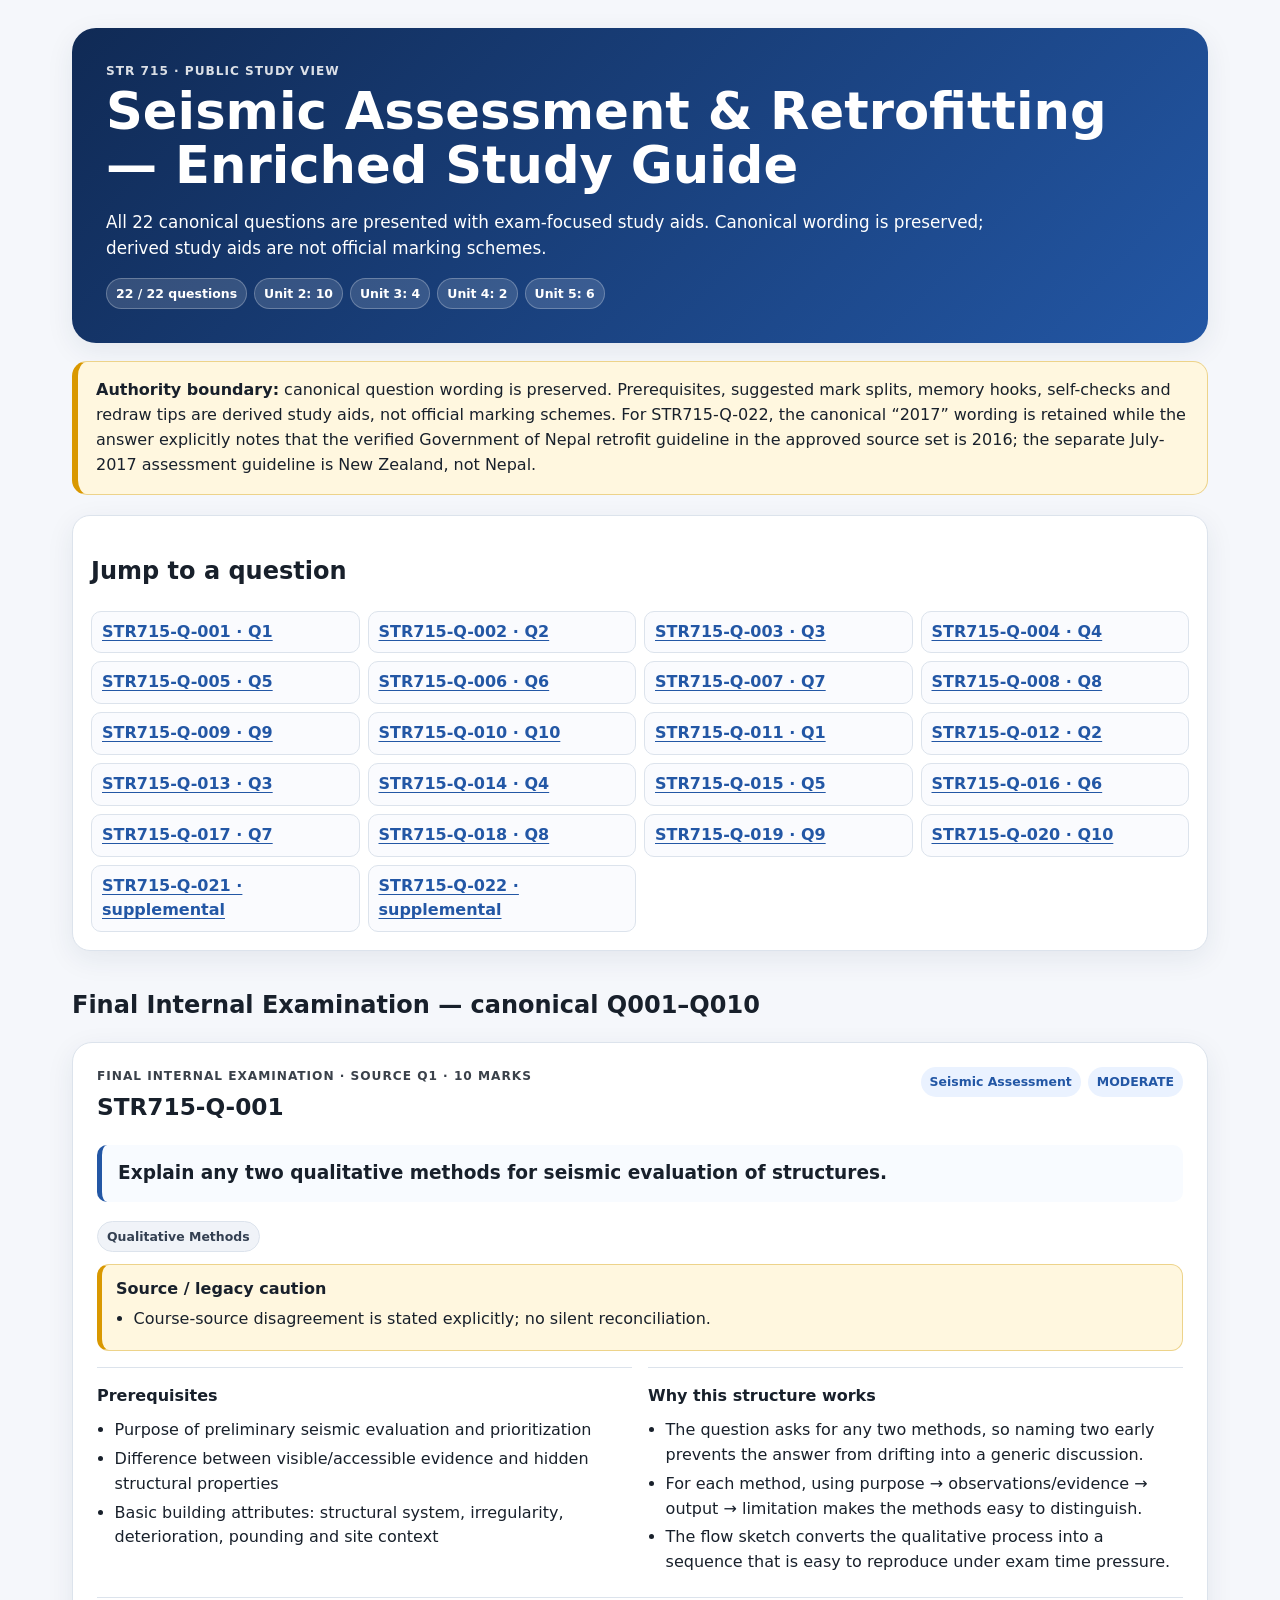
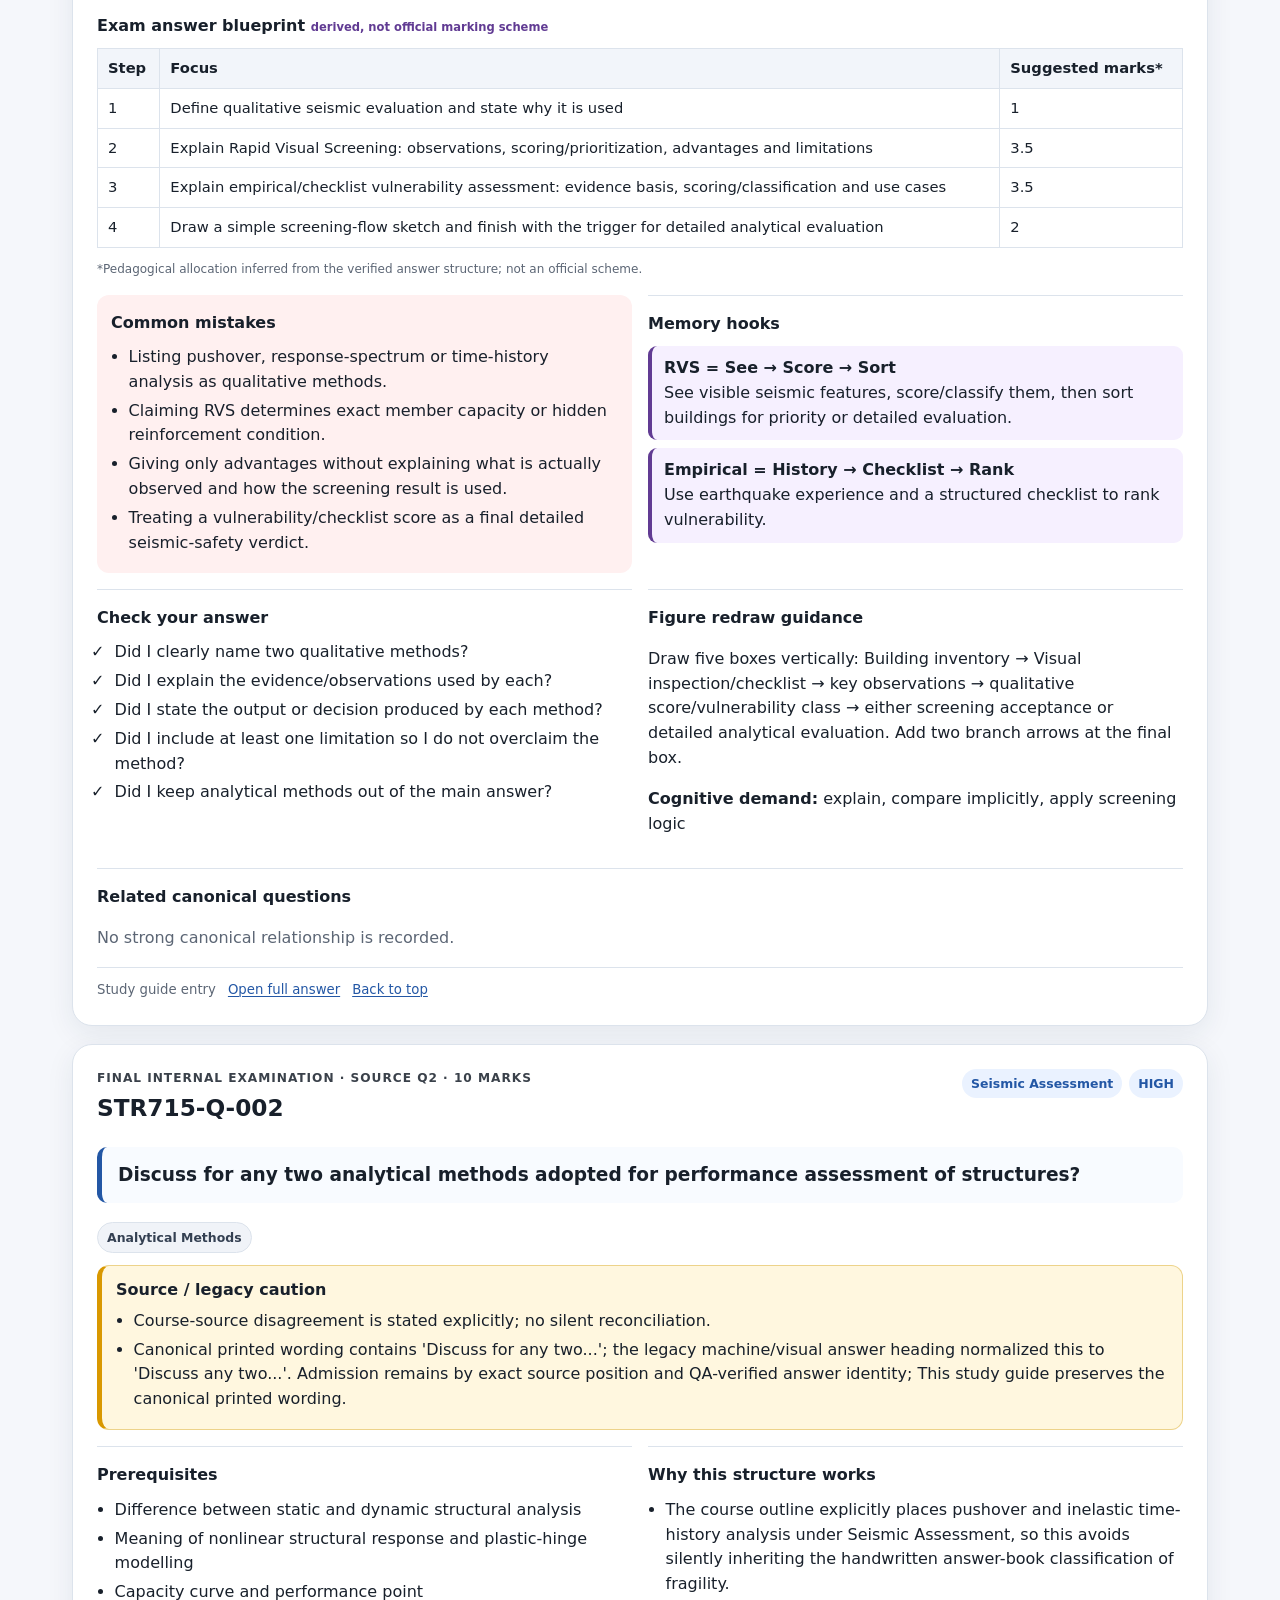
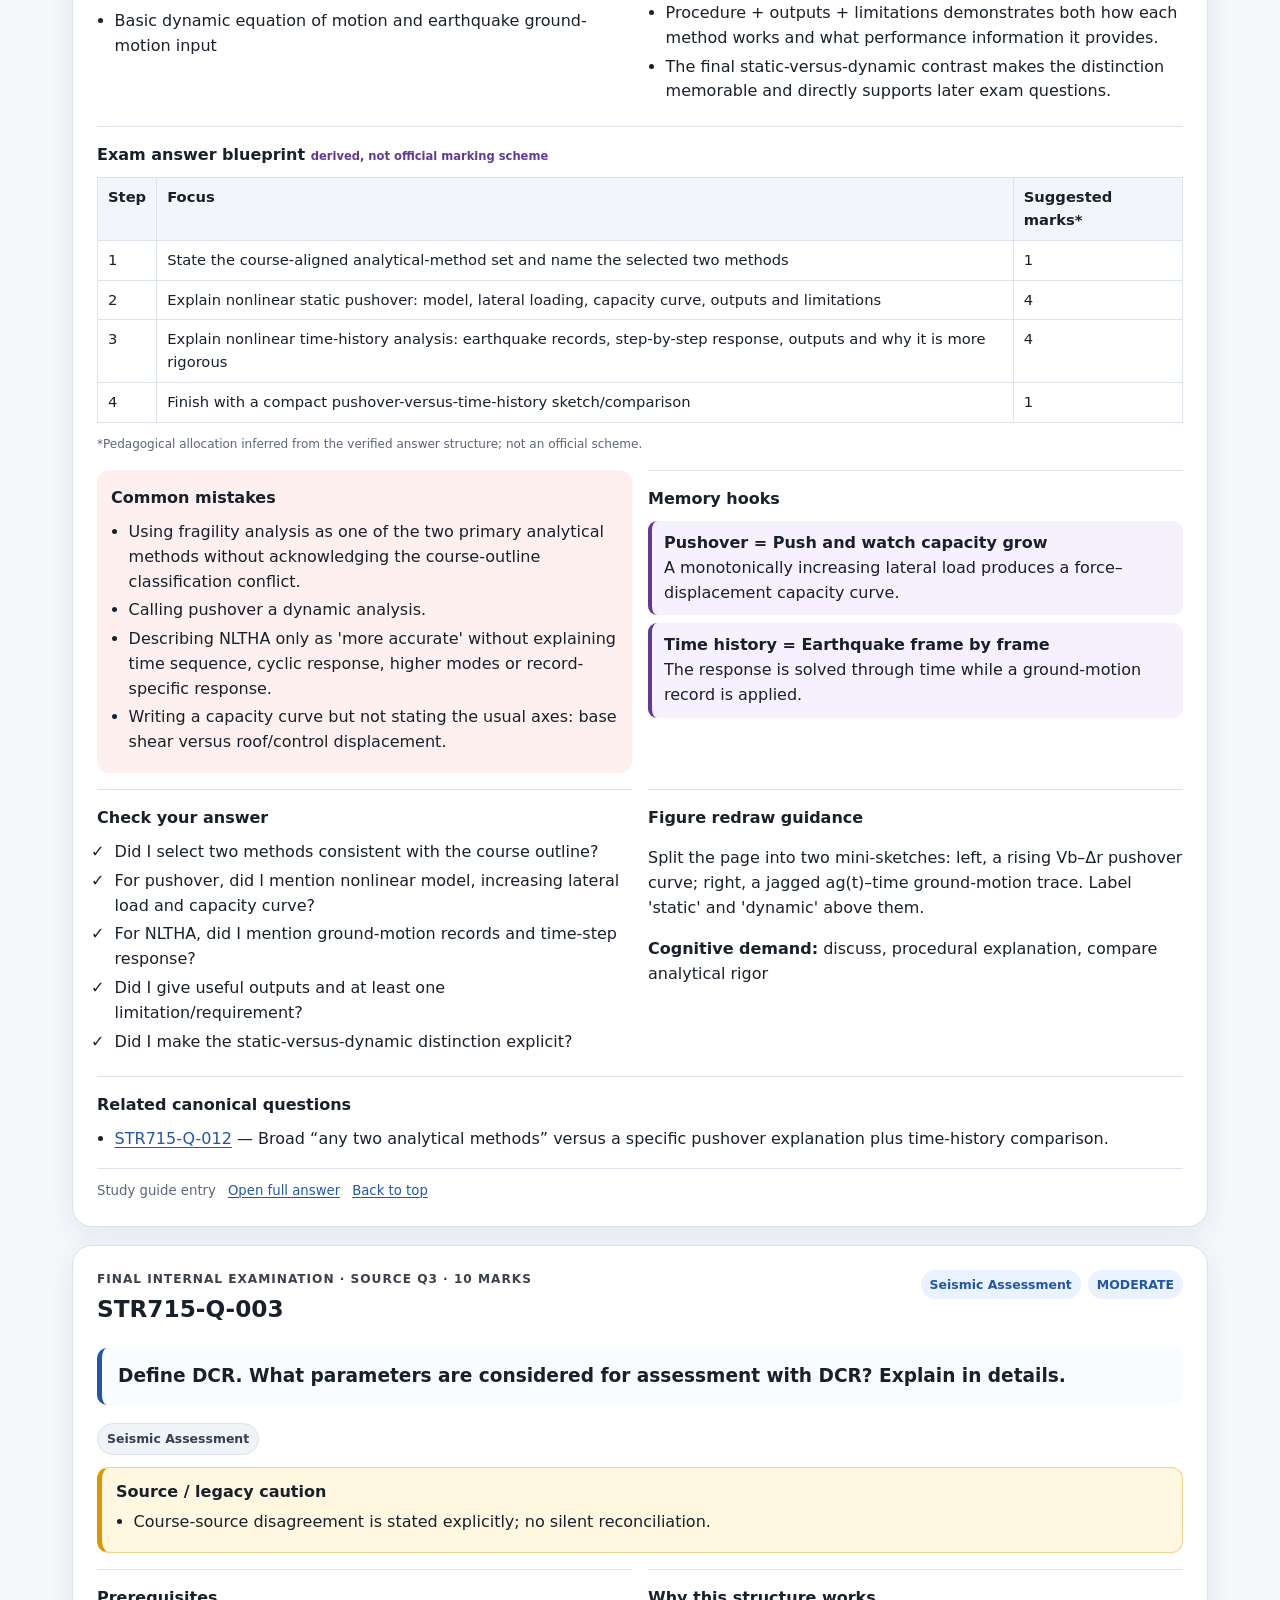
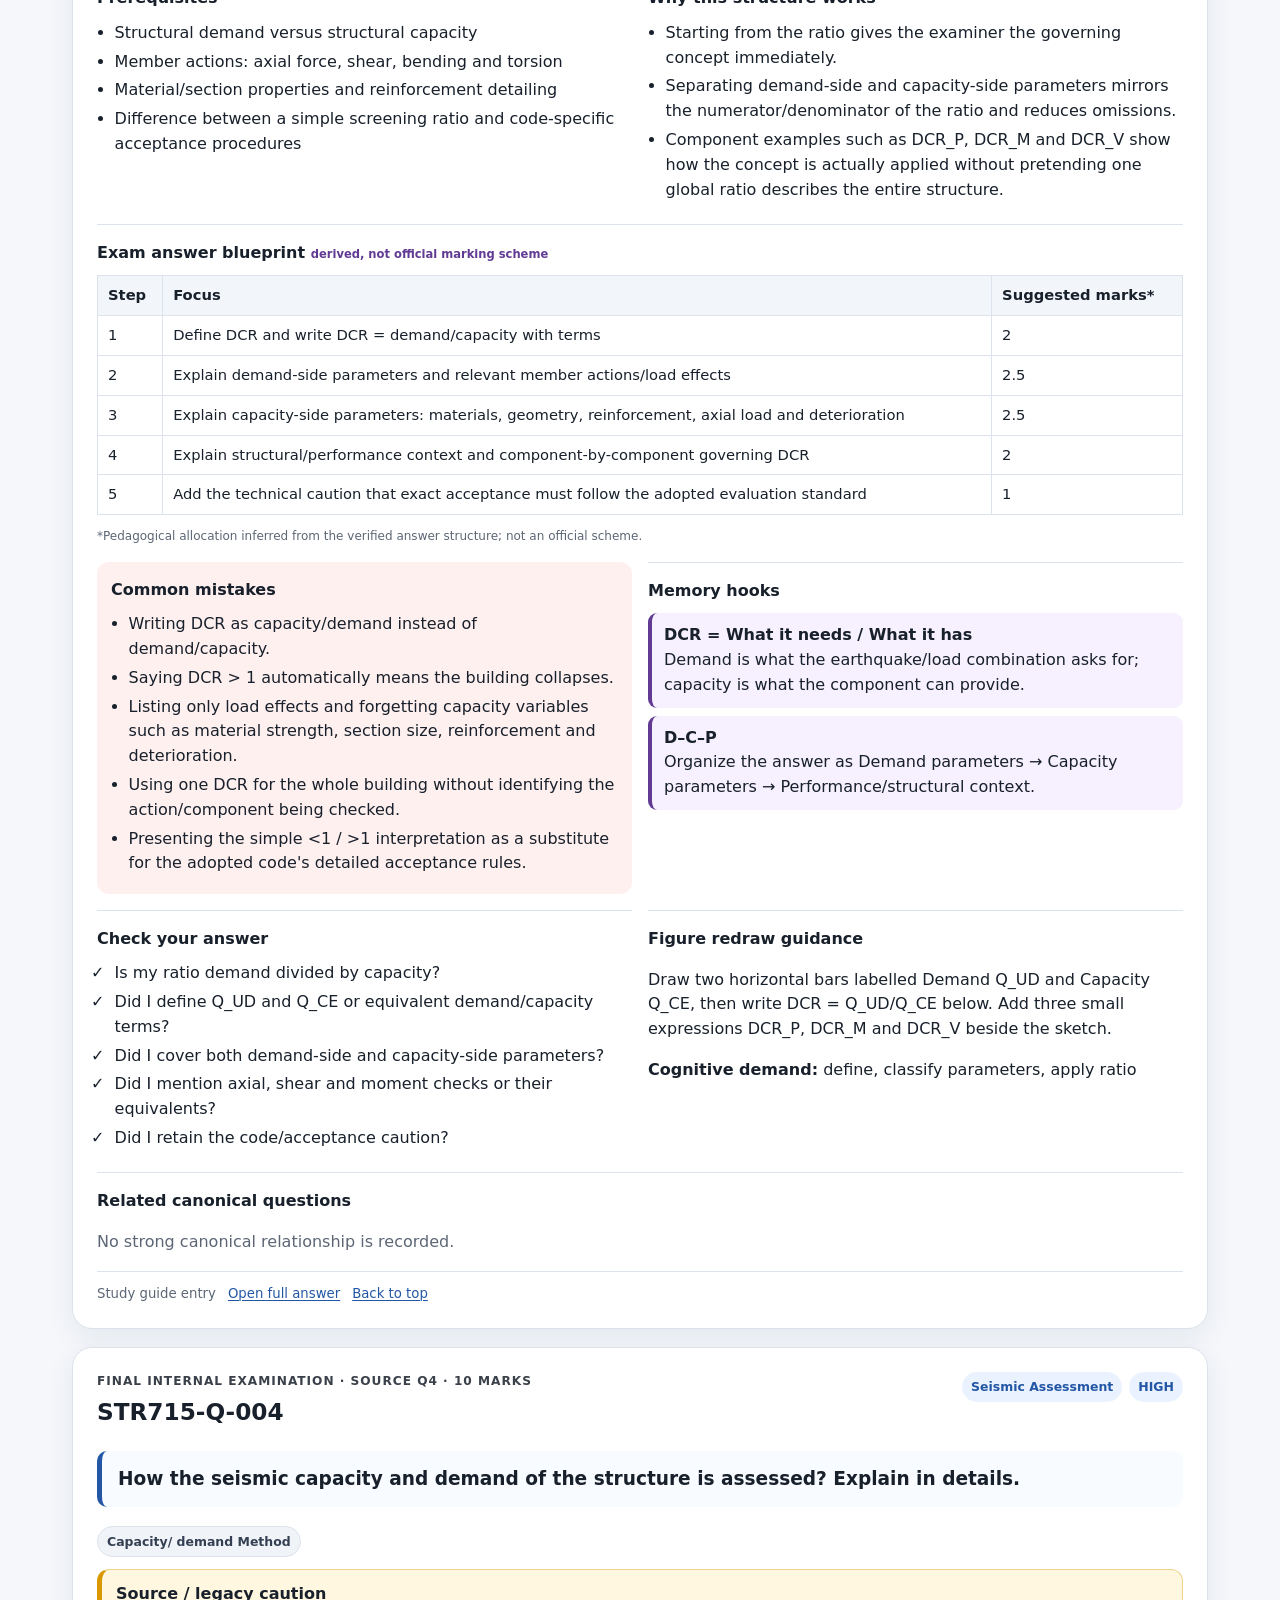
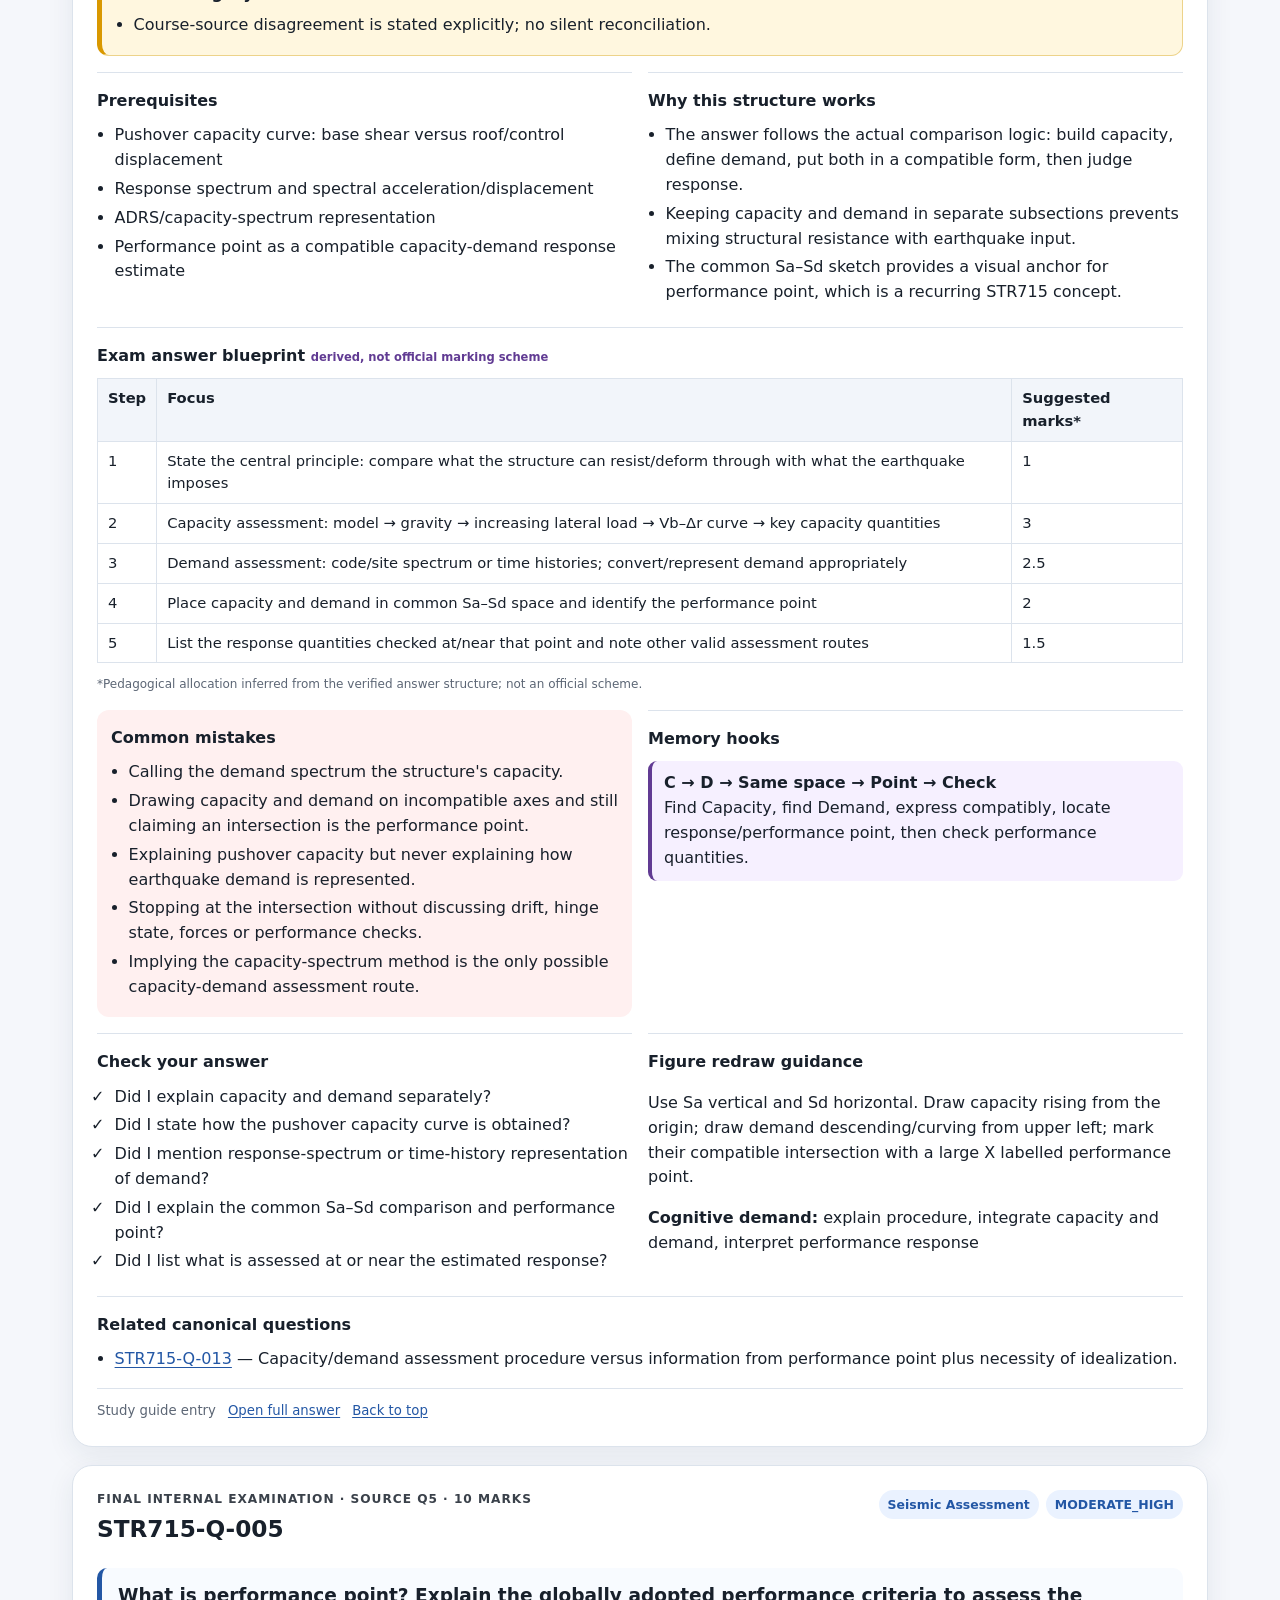
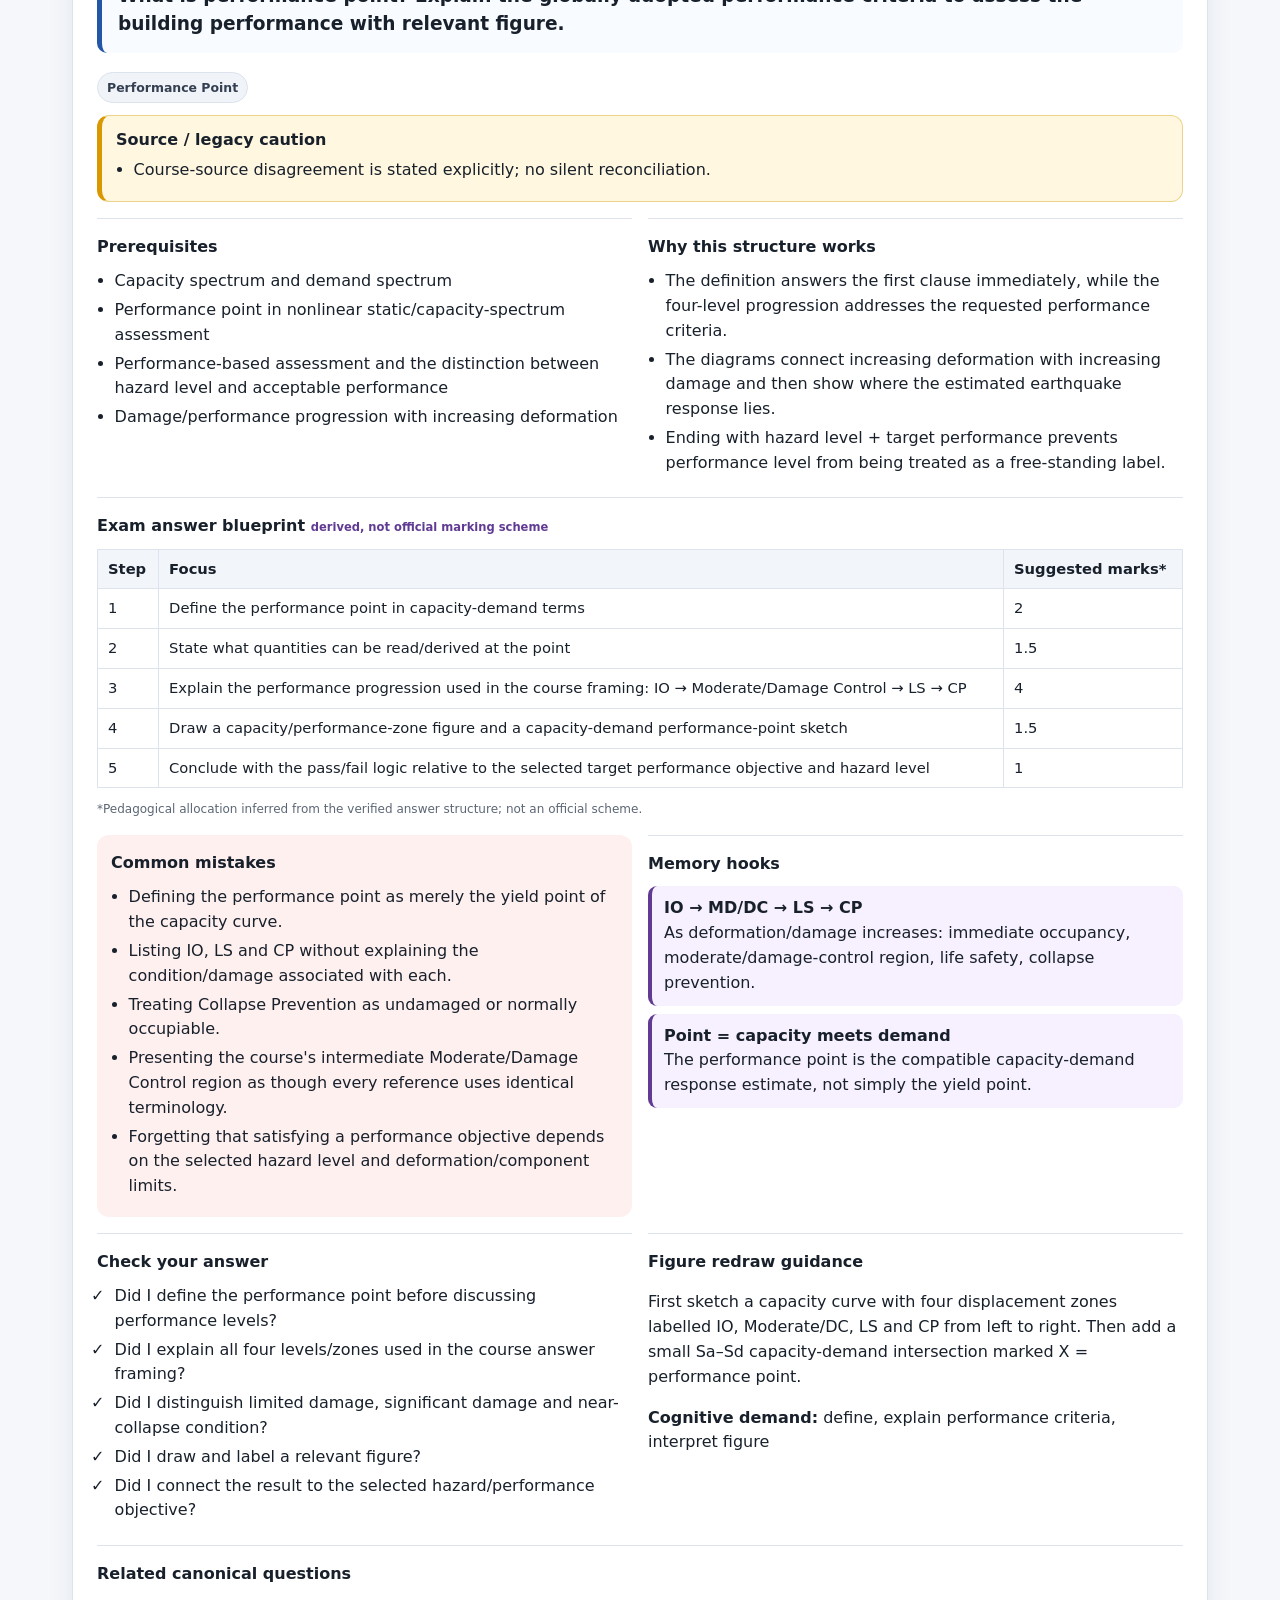
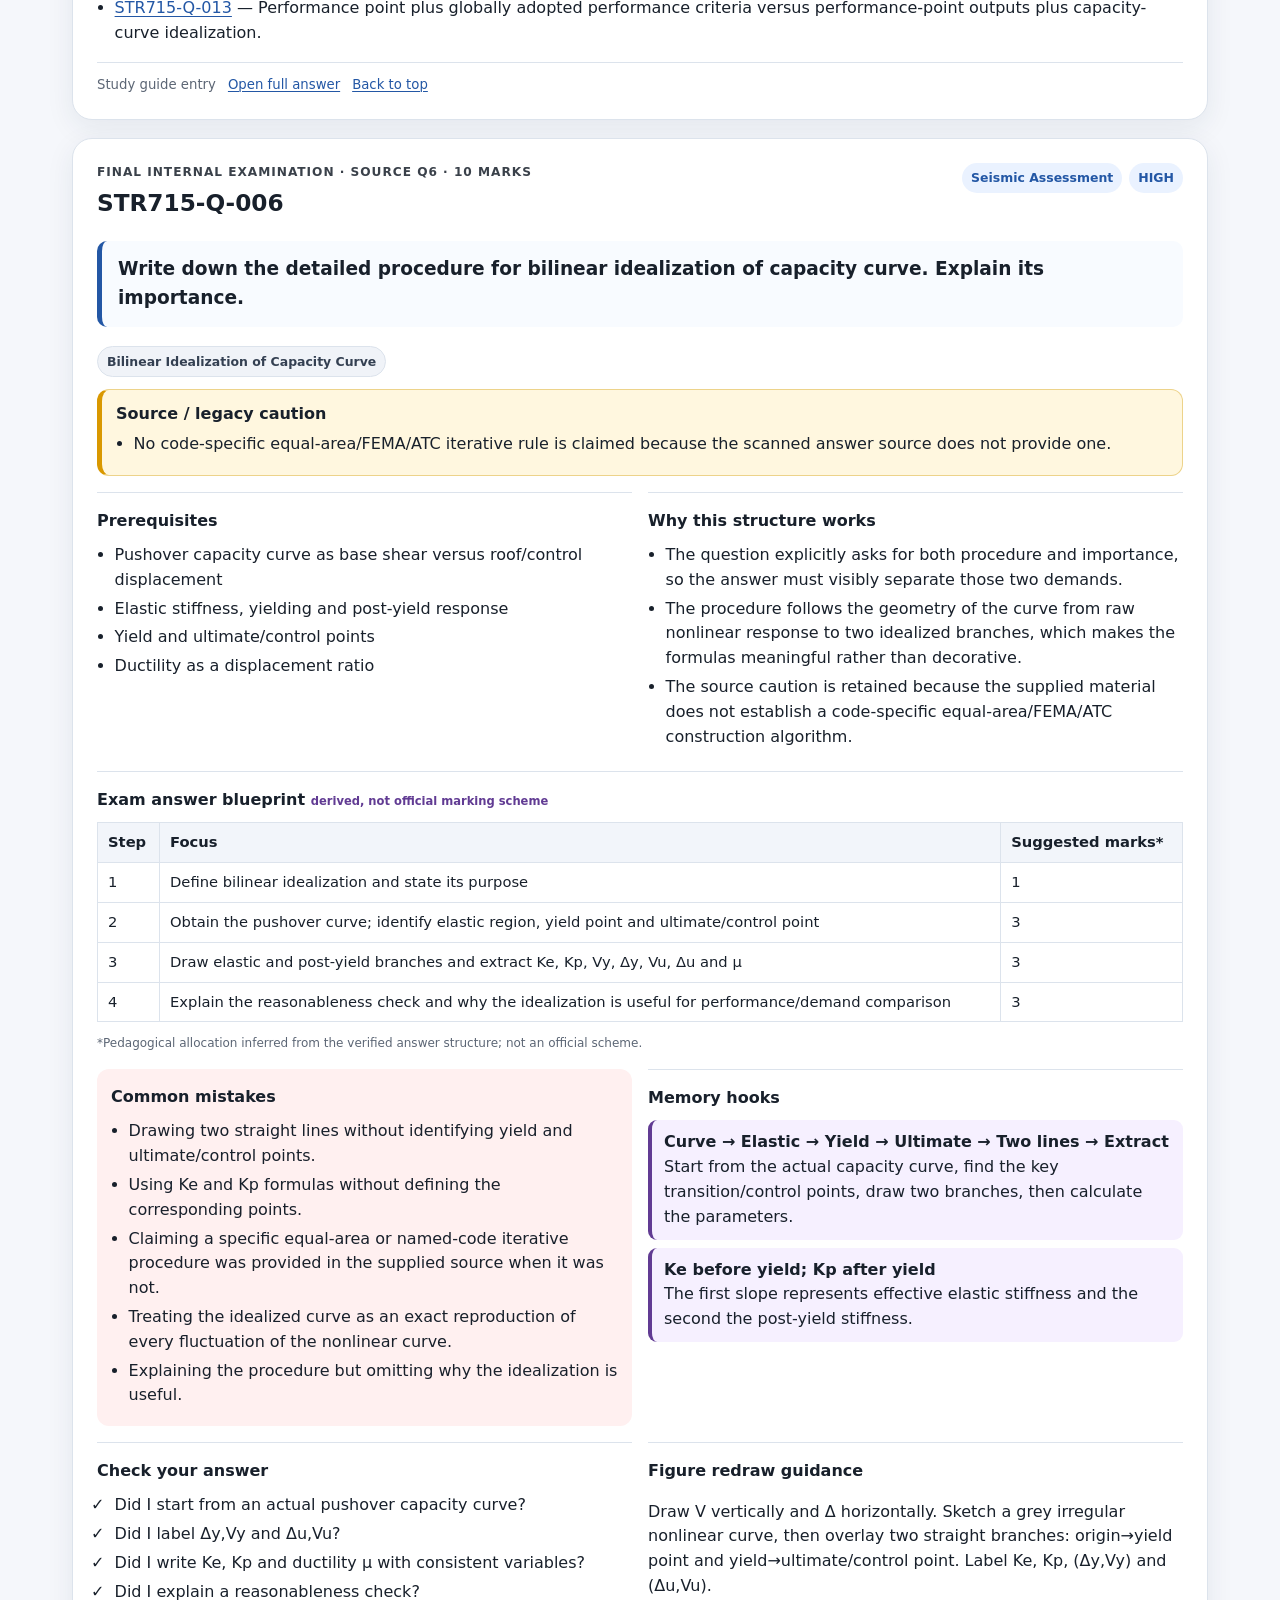
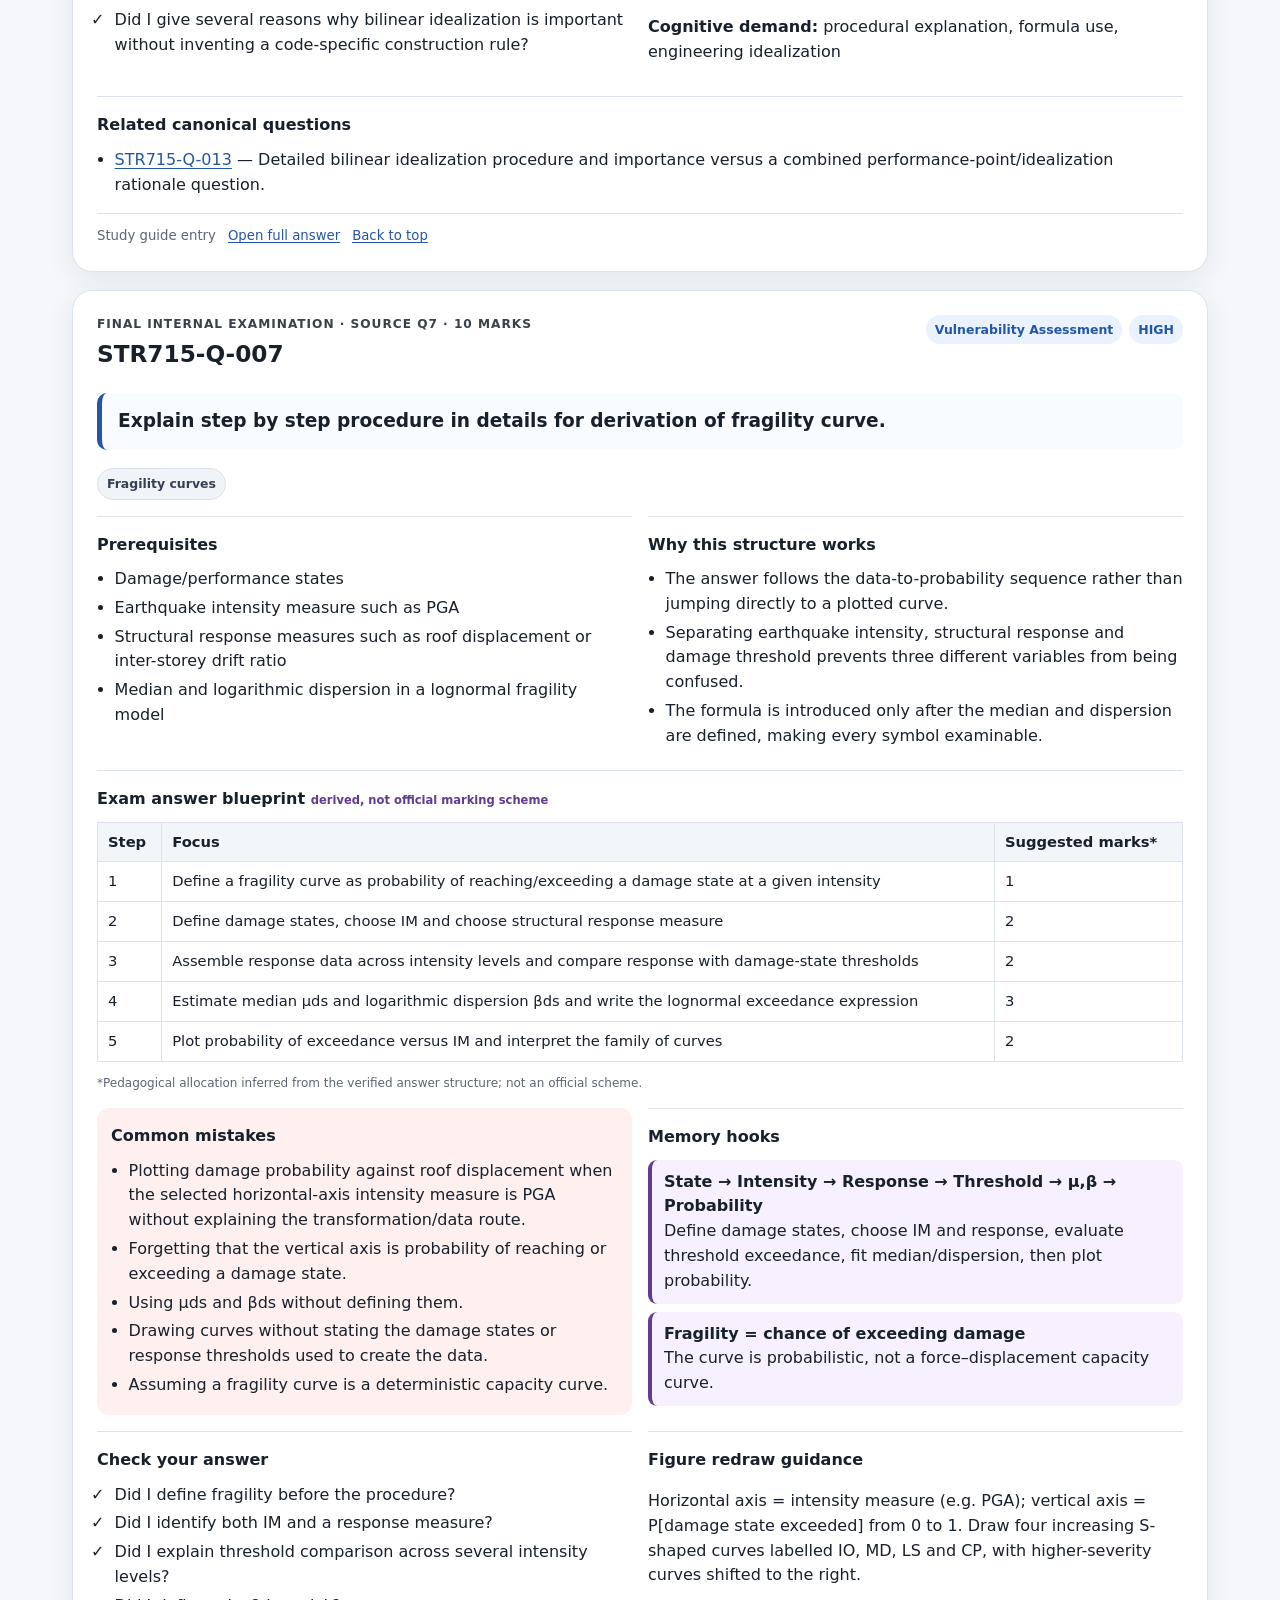
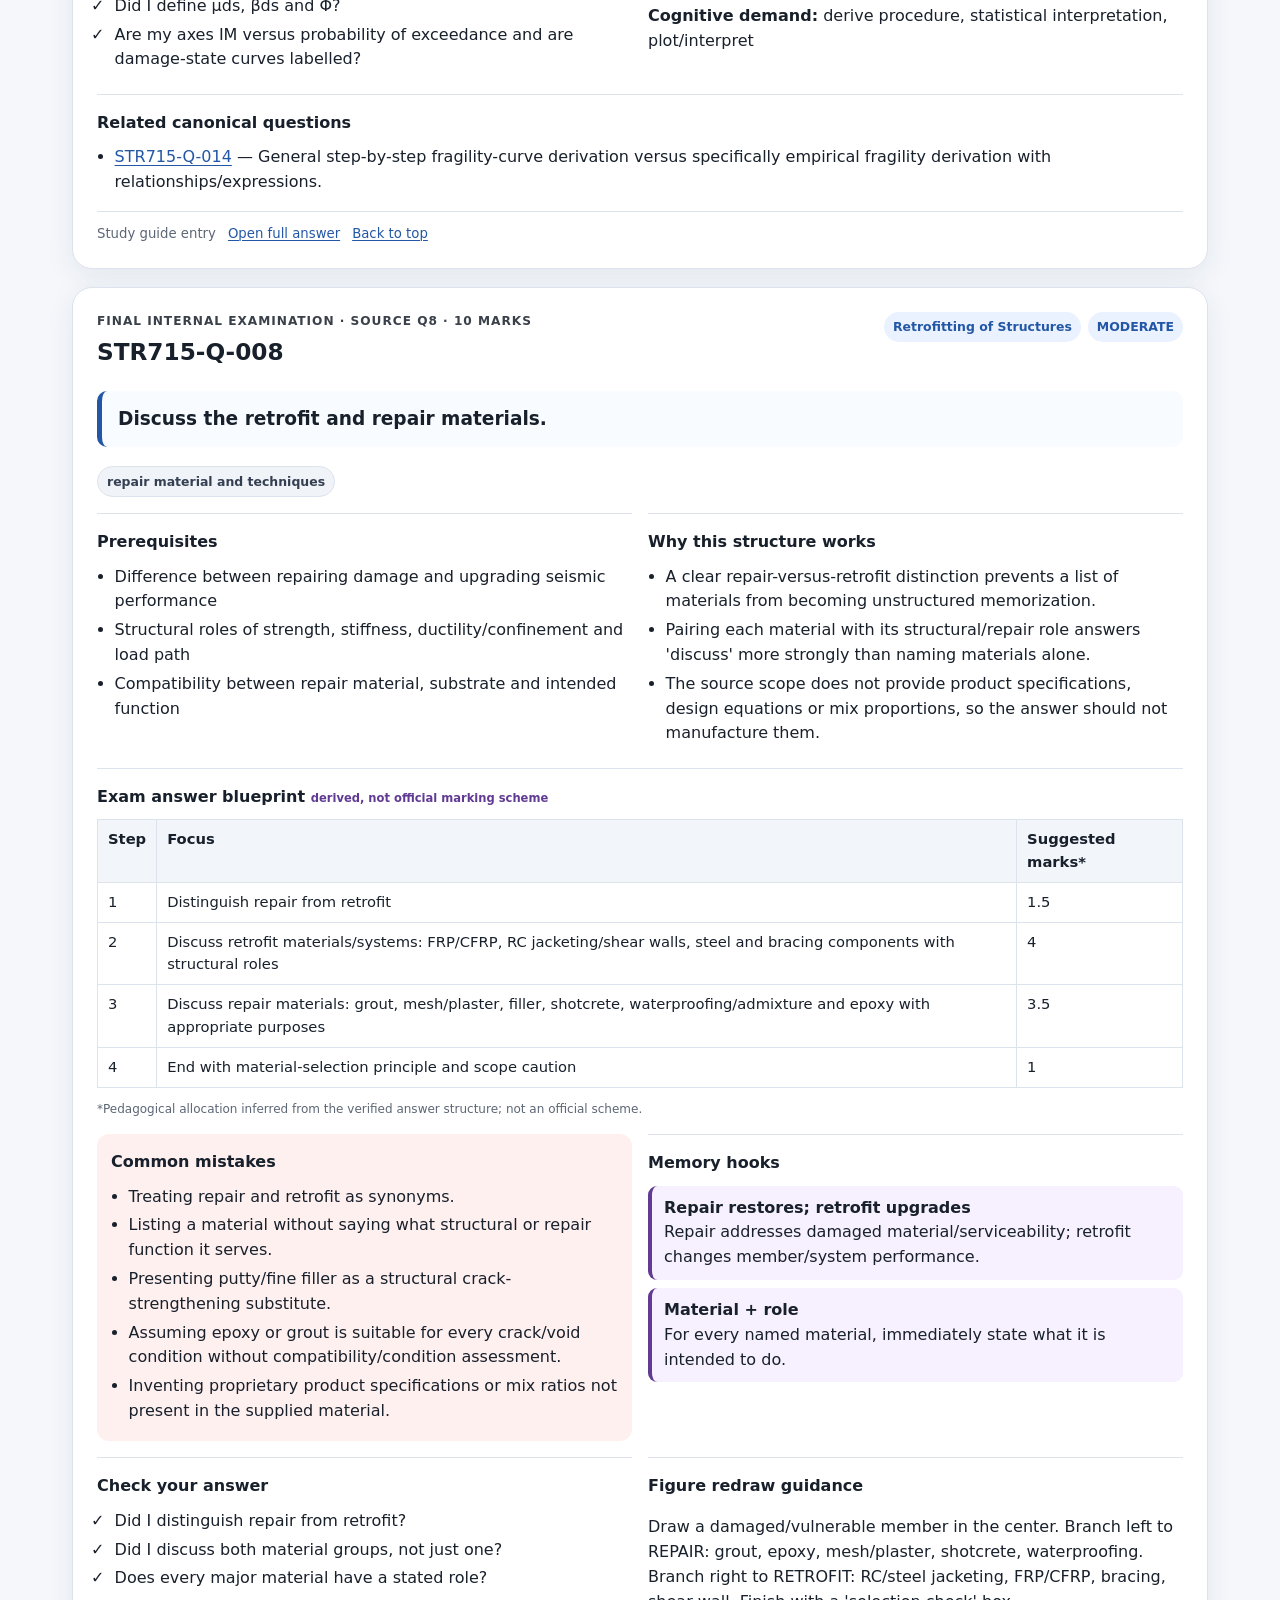
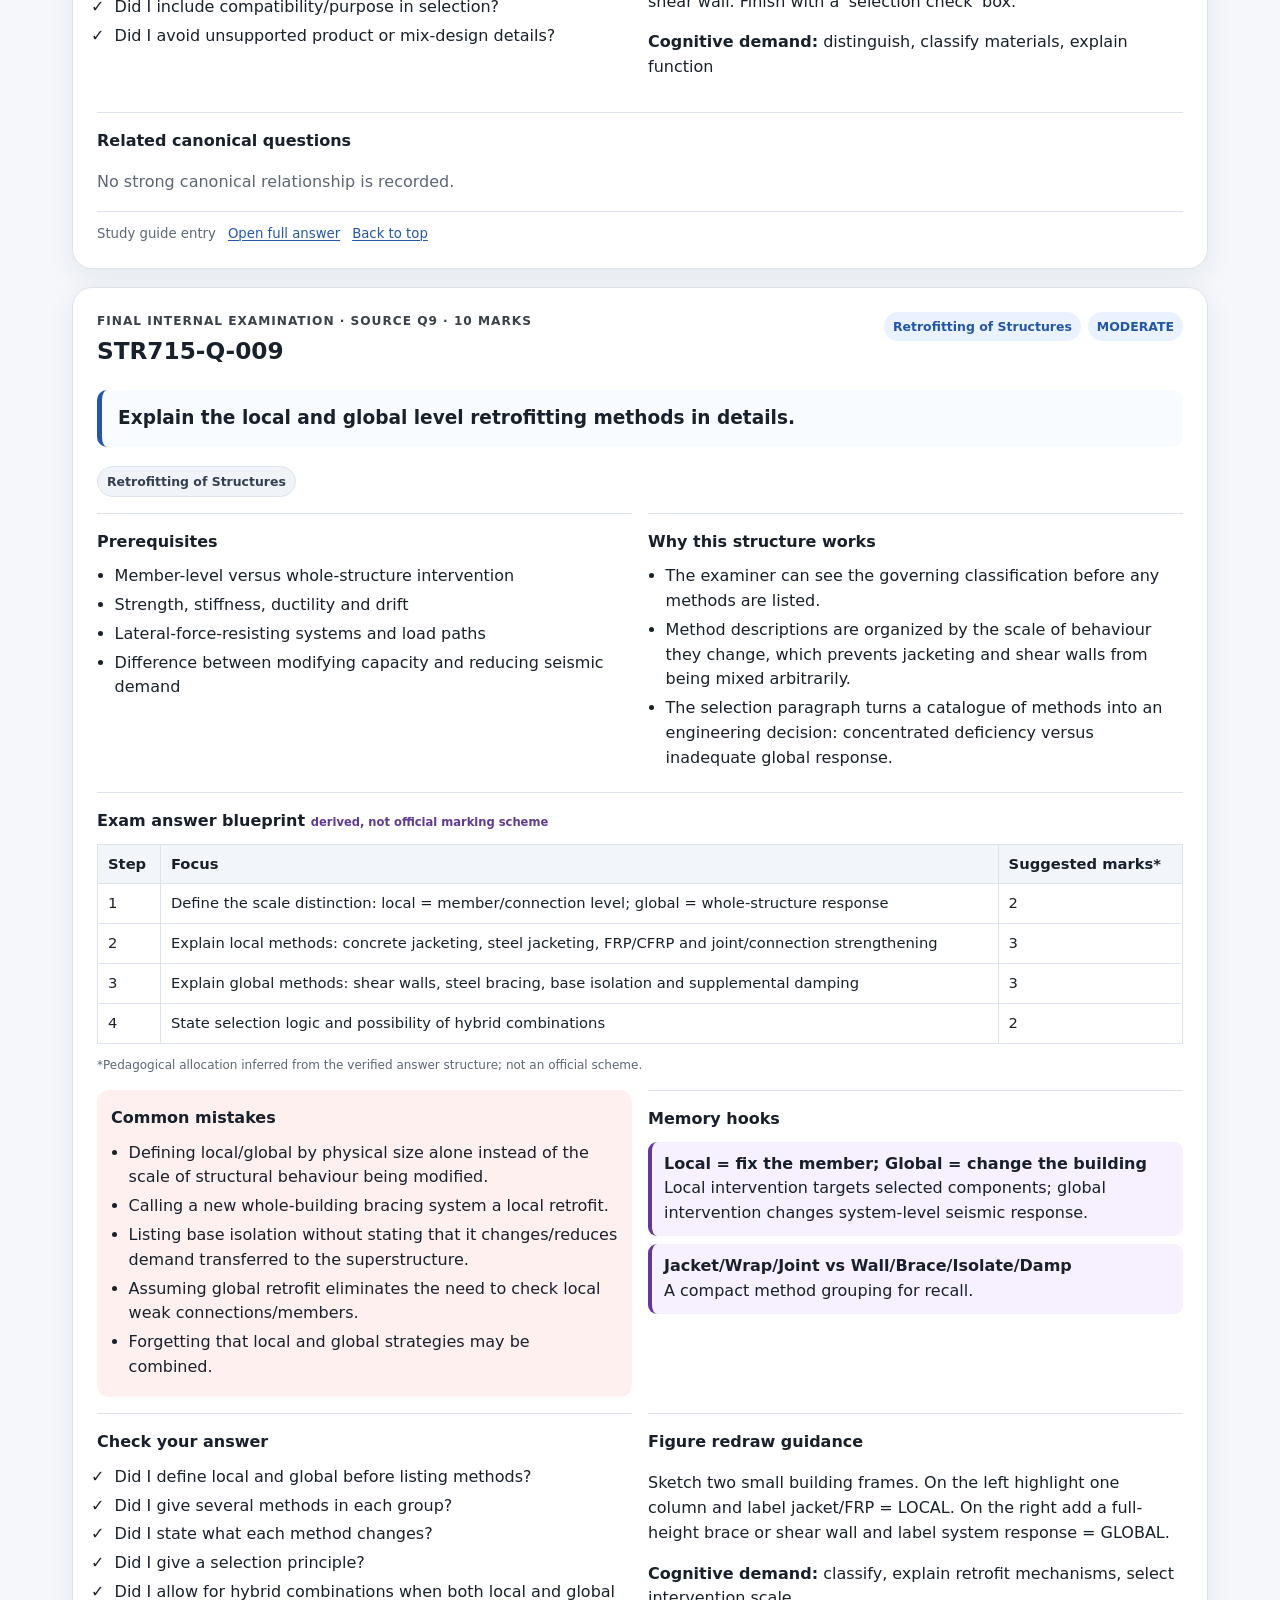
<file: docs/subjects/str715/enriched.html>
<!DOCTYPE html>
<!DOCTYPE html>

<!DOCTYPE html>

<html lang="en"><head><meta charset="utf-8"/><meta content="width=device-width, initial-scale=1" name="viewport"/><title>STR 715 Enriched Study Guide · 22 Canonical Exam Questions</title><style>
:root{--ink:#18202b;--muted:#5c6675;--line:#dce3ec;--paper:#f5f7fb;--card:#fff;--blue:#2357a5;--blue2:#eaf2ff;--amber:#8a5a00;--amberbg:#fff7df;--red:#a22b2b;--redbg:#fff0f0;--green:#176b4d;--greenbg:#eaf8f2;--violet:#613b93;--shadow:0 8px 28px rgba(30,50,80,.08)}
*{box-sizing:border-box}html{scroll-behavior:smooth}body{margin:0;font-family:"Noto Sans","DejaVu Sans",sans-serif;color:var(--ink);background:var(--paper);line-height:1.55}a{color:var(--blue);text-decoration-thickness:.08em;text-underline-offset:.16em}a:focus-visible{outline:3px solid #f0a500;outline-offset:3px}.skip{position:absolute;left:-999px;top:0}.skip:focus{left:12px;top:12px;background:#fff;padding:10px;z-index:99}.wrap{max-width:1180px;margin:auto;padding:28px 22px 80px}.hero{background:linear-gradient(135deg,#102a55,#2357a5);color:#fff;padding:34px;border-radius:24px;box-shadow:var(--shadow)}.hero h1{font-size:clamp(2rem,4vw,3.4rem);line-height:1.05;margin:.25rem 0 1rem}.hero p{max-width:900px;font-size:1.05rem}.eyebrow{text-transform:uppercase;letter-spacing:.08em;font-weight:800;font-size:.76rem;opacity:.85}.pills,.topics,.badges{display:flex;flex-wrap:wrap;gap:7px}.pill,.badge,.topic{display:inline-block;padding:5px 9px;border-radius:999px;font-size:.78rem;font-weight:750}.pill{background:rgba(255,255,255,.14);border:1px solid rgba(255,255,255,.25)}.badge{background:var(--blue2);color:var(--blue)}.topic{background:#f0f3f8;color:#344052;border:1px solid var(--line)}.authority{margin:18px 0;background:var(--amberbg);border:1px solid #edd38a;border-left:6px solid #d99800;border-radius:15px;padding:16px 18px}.navbox{margin:20px 0;background:var(--card);border:1px solid var(--line);border-radius:18px;padding:18px;box-shadow:var(--shadow)}.navgrid{display:grid;grid-template-columns:repeat(4,minmax(0,1fr));gap:8px}.navgrid a{padding:8px 10px;border:1px solid var(--line);border-radius:10px;background:#fafbfe;font-weight:700}.section-title{margin:36px 0 12px}.qcard{background:var(--card);border:1px solid var(--line);border-radius:20px;padding:24px;margin:18px 0;box-shadow:var(--shadow);break-inside:avoid-page}.qhead{display:flex;gap:15px;align-items:flex-start;justify-content:space-between}.qhead h2{font-size:1.45rem;margin:.15rem 0}.question{font-size:1.16rem;font-weight:760;padding:14px 16px;border-left:5px solid var(--blue);background:#f8fbff;border-radius:10px}.grid2{display:grid;grid-template-columns:1fr 1fr;gap:16px;margin:16px 0}.grid2>section,.qcard>section{border-top:1px solid var(--line);padding-top:12px}.qcard h3{font-size:1rem;margin:.25rem 0 .6rem}.qcard ul{margin:.35rem 0 .35rem 1.1rem;padding:0}.qcard li{margin:.25rem 0}.mistakes{background:var(--redbg);border-radius:12px;padding:12px 14px!important;border-top:0!important}.hook{background:#f6f0ff;border-left:4px solid var(--violet);padding:10px 12px;border-radius:9px;margin:8px 0}.hook strong,.hook span{display:block}.checklist{list-style:'✓  '}.caution{background:var(--amberbg);border:1px solid #edd38a;border-left:5px solid #d99800;border-radius:12px;padding:12px 14px;margin:12px 0}.derived{font-size:.72rem;color:var(--violet);font-weight:700}.fine{font-size:.75rem;color:var(--muted)}.muted{color:var(--muted)}table{width:100%;border-collapse:collapse;font-size:.92rem}th,td{border:1px solid var(--line);padding:8px 10px;text-align:left;vertical-align:top}th{background:#f2f5fa}.qfoot{display:flex;flex-wrap:wrap;gap:12px;align-items:center;margin-top:16px;padding-top:12px;border-top:1px solid var(--line);font-size:.83rem;color:var(--muted)}.footer{margin-top:30px;color:var(--muted);font-size:.82rem}
@media(max-width:760px){.wrap{padding:14px 10px 50px}.hero{padding:22px 18px;border-radius:16px}.navgrid{grid-template-columns:repeat(2,minmax(0,1fr))}.grid2{grid-template-columns:1fr}.qcard{padding:16px;border-radius:14px}.qhead{display:block}.badges{margin-top:8px}table{font-size:.82rem}th,td{padding:6px}.question{font-size:1.02rem}}
@media print{body{background:#fff;font-size:10.5pt}.wrap{max-width:none;padding:0}.hero{background:#fff!important;color:#000;border:2px solid #000;box-shadow:none;padding:18px}.pill{border:1px solid #555;color:#000}.navbox{box-shadow:none}.navgrid a{color:#000;text-decoration:none}.qcard{box-shadow:none;border:1px solid #999;margin:12px 0;padding:14px;break-inside:auto;page-break-inside:auto}.qhead,.grid2,table,.caution,.mistakes,.hook{break-inside:avoid}.qfoot a{display:none}.question{background:#fff}.authority{background:#fff}.footer{page-break-before:avoid}}
</style></head><body><a class="skip" href="#main">Skip to content</a><div class="wrap" id="top"><header class="hero"><div class="eyebrow">STR 715 · Public study view</div><h1>Seismic Assessment &amp; Retrofitting — Enriched Study Guide</h1><p>All 22 canonical questions are presented with exam-focused study aids. Canonical wording is preserved; derived study aids are not official marking schemes.</p><div class="pills"><span class="pill">22 / 22 questions</span><span class="pill">Unit 2: 10</span><span class="pill">Unit 3: 4</span><span class="pill">Unit 4: 2</span><span class="pill">Unit 5: 6</span></div></header><aside class="authority"><b>Authority boundary:</b> canonical question wording is preserved. Prerequisites, suggested mark splits, memory hooks, self-checks and redraw tips are derived study aids, not official marking schemes. For STR715-Q-022, the canonical “2017” wording is retained while the answer explicitly notes that the verified Government of Nepal retrofit guideline in the approved source set is 2016; the separate July-2017 assessment guideline is New Zealand, not Nepal.</aside><nav aria-label="Question navigation" class="navbox"><h2>Jump to a question</h2><div class="navgrid"><a href="#str715_q_001">STR715-Q-001 · Q1</a><a href="#str715_q_002">STR715-Q-002 · Q2</a><a href="#str715_q_003">STR715-Q-003 · Q3</a><a href="#str715_q_004">STR715-Q-004 · Q4</a><a href="#str715_q_005">STR715-Q-005 · Q5</a><a href="#str715_q_006">STR715-Q-006 · Q6</a><a href="#str715_q_007">STR715-Q-007 · Q7</a><a href="#str715_q_008">STR715-Q-008 · Q8</a><a href="#str715_q_009">STR715-Q-009 · Q9</a><a href="#str715_q_010">STR715-Q-010 · Q10</a><a href="#str715_q_011">STR715-Q-011 · Q1</a><a href="#str715_q_012">STR715-Q-012 · Q2</a><a href="#str715_q_013">STR715-Q-013 · Q3</a><a href="#str715_q_014">STR715-Q-014 · Q4</a><a href="#str715_q_015">STR715-Q-015 · Q5</a><a href="#str715_q_016">STR715-Q-016 · Q6</a><a href="#str715_q_017">STR715-Q-017 · Q7</a><a href="#str715_q_018">STR715-Q-018 · Q8</a><a href="#str715_q_019">STR715-Q-019 · Q9</a><a href="#str715_q_020">STR715-Q-020 · Q10</a><a href="#str715_q_021">STR715-Q-021 · supplemental</a><a href="#str715_q_022">STR715-Q-022 · supplemental</a></div></nav><main id="main"><h2 class="section-title">Final Internal Examination — canonical Q001–Q010</h2>
<article class="qcard" id="str715_q_001">
<header class="qhead">
<div>
<div class="eyebrow">FINAL INTERNAL EXAMINATION · source Q1 · 10 marks</div>
<h2>STR715-Q-001</h2>
</div>
<div class="badges"><span class="badge">Seismic Assessment</span><span class="badge">MODERATE</span></div>
</header>
<p class="question">Explain any two qualitative methods for seismic evaluation of structures.</p>
<div class="topics"><span class="topic">Qualitative Methods</span></div>
<div class="caution"><strong>Source / legacy caution</strong><ul><li>Course-source disagreement is stated explicitly; no silent reconciliation.</li></ul></div>
<div class="grid2">
<section><h3>Prerequisites</h3><ul><li>Purpose of preliminary seismic evaluation and prioritization</li><li>Difference between visible/accessible evidence and hidden structural properties</li><li>Basic building attributes: structural system, irregularity, deterioration, pounding and site context</li></ul></section>
<section><h3>Why this structure works</h3><ul><li>The question asks for any two methods, so naming two early prevents the answer from drifting into a generic discussion.</li><li>For each method, using purpose → observations/evidence → output → limitation makes the methods easy to distinguish.</li><li>The flow sketch converts the qualitative process into a sequence that is easy to reproduce under exam time pressure.</li></ul></section>
</div>
<section><h3>Exam answer blueprint <span class="derived">derived, not official marking scheme</span></h3>
<table><thead><tr><th>Step</th><th>Focus</th><th>Suggested marks*</th></tr></thead><tbody><tr><td>1</td><td>Define qualitative seismic evaluation and state why it is used</td><td>1</td></tr><tr><td>2</td><td>Explain Rapid Visual Screening: observations, scoring/prioritization, advantages and limitations</td><td>3.5</td></tr><tr><td>3</td><td>Explain empirical/checklist vulnerability assessment: evidence basis, scoring/classification and use cases</td><td>3.5</td></tr><tr><td>4</td><td>Draw a simple screening-flow sketch and finish with the trigger for detailed analytical evaluation</td><td>2</td></tr></tbody></table>
<p class="fine">*Pedagogical allocation inferred from the verified answer structure; not an official scheme.</p>
</section>
<div class="grid2">
<section class="mistakes"><h3>Common mistakes</h3><ul><li>Listing pushover, response-spectrum or time-history analysis as qualitative methods.</li><li>Claiming RVS determines exact member capacity or hidden reinforcement condition.</li><li>Giving only advantages without explaining what is actually observed and how the screening result is used.</li><li>Treating a vulnerability/checklist score as a final detailed seismic-safety verdict.</li></ul></section>
<section><h3>Memory hooks</h3><div class="hook"><strong>RVS = See → Score → Sort</strong><span>See visible seismic features, score/classify them, then sort buildings for priority or detailed evaluation.</span></div><div class="hook"><strong>Empirical = History → Checklist → Rank</strong><span>Use earthquake experience and a structured checklist to rank vulnerability.</span></div></section>
</div>
<div class="grid2">
<section><h3>Check your answer</h3><ul class="checklist"><li>Did I clearly name two qualitative methods?</li><li>Did I explain the evidence/observations used by each?</li><li>Did I state the output or decision produced by each method?</li><li>Did I include at least one limitation so I do not overclaim the method?</li><li>Did I keep analytical methods out of the main answer?</li></ul></section>
<section><h3>Figure redraw guidance</h3><p>Draw five boxes vertically: Building inventory → Visual inspection/checklist → key observations → qualitative score/vulnerability class → either screening acceptance or detailed analytical evaluation. Add two branch arrows at the final box.</p><p><b>Cognitive demand:</b> explain, compare implicitly, apply screening logic</p></section>
</div>
<section><h3>Related canonical questions</h3><p class="muted">No strong canonical relationship is recorded.</p></section>
<footer class="qfoot"><span>Study guide entry</span><a href="index.html#int1-q1">Open full answer</a><a href="#top">Back to top</a></footer>
</article>
<article class="qcard" id="str715_q_002">
<header class="qhead">
<div>
<div class="eyebrow">FINAL INTERNAL EXAMINATION · source Q2 · 10 marks</div>
<h2>STR715-Q-002</h2>
</div>
<div class="badges"><span class="badge">Seismic Assessment</span><span class="badge">HIGH</span></div>
</header>
<p class="question">Discuss for any two analytical methods adopted for performance assessment of structures?</p>
<div class="topics"><span class="topic">Analytical Methods</span></div>
<div class="caution"><strong>Source / legacy caution</strong><ul><li>Course-source disagreement is stated explicitly; no silent reconciliation.</li><li>Canonical printed wording contains 'Discuss for any two...'; the legacy machine/visual answer heading normalized this to 'Discuss any two...'. Admission remains by exact source position and QA-verified answer identity; This study guide preserves the canonical printed wording.</li></ul></div>
<div class="grid2">
<section><h3>Prerequisites</h3><ul><li>Difference between static and dynamic structural analysis</li><li>Meaning of nonlinear structural response and plastic-hinge modelling</li><li>Capacity curve and performance point</li><li>Basic dynamic equation of motion and earthquake ground-motion input</li></ul></section>
<section><h3>Why this structure works</h3><ul><li>The course outline explicitly places pushover and inelastic time-history analysis under Seismic Assessment, so this avoids silently inheriting the handwritten answer-book classification of fragility.</li><li>Procedure + outputs + limitations demonstrates both how each method works and what performance information it provides.</li><li>The final static-versus-dynamic contrast makes the distinction memorable and directly supports later exam questions.</li></ul></section>
</div>
<section><h3>Exam answer blueprint <span class="derived">derived, not official marking scheme</span></h3>
<table><thead><tr><th>Step</th><th>Focus</th><th>Suggested marks*</th></tr></thead><tbody><tr><td>1</td><td>State the course-aligned analytical-method set and name the selected two methods</td><td>1</td></tr><tr><td>2</td><td>Explain nonlinear static pushover: model, lateral loading, capacity curve, outputs and limitations</td><td>4</td></tr><tr><td>3</td><td>Explain nonlinear time-history analysis: earthquake records, step-by-step response, outputs and why it is more rigorous</td><td>4</td></tr><tr><td>4</td><td>Finish with a compact pushover-versus-time-history sketch/comparison</td><td>1</td></tr></tbody></table>
<p class="fine">*Pedagogical allocation inferred from the verified answer structure; not an official scheme.</p>
</section>
<div class="grid2">
<section class="mistakes"><h3>Common mistakes</h3><ul><li>Using fragility analysis as one of the two primary analytical methods without acknowledging the course-outline classification conflict.</li><li>Calling pushover a dynamic analysis.</li><li>Describing NLTHA only as 'more accurate' without explaining time sequence, cyclic response, higher modes or record-specific response.</li><li>Writing a capacity curve but not stating the usual axes: base shear versus roof/control displacement.</li></ul></section>
<section><h3>Memory hooks</h3><div class="hook"><strong>Pushover = Push and watch capacity grow</strong><span>A monotonically increasing lateral load produces a force–displacement capacity curve.</span></div><div class="hook"><strong>Time history = Earthquake frame by frame</strong><span>The response is solved through time while a ground-motion record is applied.</span></div></section>
</div>
<div class="grid2">
<section><h3>Check your answer</h3><ul class="checklist"><li>Did I select two methods consistent with the course outline?</li><li>For pushover, did I mention nonlinear model, increasing lateral load and capacity curve?</li><li>For NLTHA, did I mention ground-motion records and time-step response?</li><li>Did I give useful outputs and at least one limitation/requirement?</li><li>Did I make the static-versus-dynamic distinction explicit?</li></ul></section>
<section><h3>Figure redraw guidance</h3><p>Split the page into two mini-sketches: left, a rising Vb–Δr pushover curve; right, a jagged ag(t)–time ground-motion trace. Label 'static' and 'dynamic' above them.</p><p><b>Cognitive demand:</b> discuss, procedural explanation, compare analytical rigor</p></section>
</div>
<section><h3>Related canonical questions</h3><ul><li><a href="#str715_q_012">STR715-Q-012</a> — Broad “any two analytical methods” versus a specific pushover explanation plus time-history comparison.</li></ul></section>
<footer class="qfoot"><span>Study guide entry</span><a href="index.html#int1-q2">Open full answer</a><a href="#top">Back to top</a></footer>
</article>
<article class="qcard" id="str715_q_003">
<header class="qhead">
<div>
<div class="eyebrow">FINAL INTERNAL EXAMINATION · source Q3 · 10 marks</div>
<h2>STR715-Q-003</h2>
</div>
<div class="badges"><span class="badge">Seismic Assessment</span><span class="badge">MODERATE</span></div>
</header>
<p class="question">Define DCR. What parameters are considered for assessment with DCR? Explain in details.</p>
<div class="topics"><span class="topic">Seismic Assessment</span></div>
<div class="caution"><strong>Source / legacy caution</strong><ul><li>Course-source disagreement is stated explicitly; no silent reconciliation.</li></ul></div>
<div class="grid2">
<section><h3>Prerequisites</h3><ul><li>Structural demand versus structural capacity</li><li>Member actions: axial force, shear, bending and torsion</li><li>Material/section properties and reinforcement detailing</li><li>Difference between a simple screening ratio and code-specific acceptance procedures</li></ul></section>
<section><h3>Why this structure works</h3><ul><li>Starting from the ratio gives the examiner the governing concept immediately.</li><li>Separating demand-side and capacity-side parameters mirrors the numerator/denominator of the ratio and reduces omissions.</li><li>Component examples such as DCR_P, DCR_M and DCR_V show how the concept is actually applied without pretending one global ratio describes the entire structure.</li></ul></section>
</div>
<section><h3>Exam answer blueprint <span class="derived">derived, not official marking scheme</span></h3>
<table><thead><tr><th>Step</th><th>Focus</th><th>Suggested marks*</th></tr></thead><tbody><tr><td>1</td><td>Define DCR and write DCR = demand/capacity with terms</td><td>2</td></tr><tr><td>2</td><td>Explain demand-side parameters and relevant member actions/load effects</td><td>2.5</td></tr><tr><td>3</td><td>Explain capacity-side parameters: materials, geometry, reinforcement, axial load and deterioration</td><td>2.5</td></tr><tr><td>4</td><td>Explain structural/performance context and component-by-component governing DCR</td><td>2</td></tr><tr><td>5</td><td>Add the technical caution that exact acceptance must follow the adopted evaluation standard</td><td>1</td></tr></tbody></table>
<p class="fine">*Pedagogical allocation inferred from the verified answer structure; not an official scheme.</p>
</section>
<div class="grid2">
<section class="mistakes"><h3>Common mistakes</h3><ul><li>Writing DCR as capacity/demand instead of demand/capacity.</li><li>Saying DCR &gt; 1 automatically means the building collapses.</li><li>Listing only load effects and forgetting capacity variables such as material strength, section size, reinforcement and deterioration.</li><li>Using one DCR for the whole building without identifying the action/component being checked.</li><li>Presenting the simple &lt;1 / &gt;1 interpretation as a substitute for the adopted code's detailed acceptance rules.</li></ul></section>
<section><h3>Memory hooks</h3><div class="hook"><strong>DCR = What it needs / What it has</strong><span>Demand is what the earthquake/load combination asks for; capacity is what the component can provide.</span></div><div class="hook"><strong>D–C–P</strong><span>Organize the answer as Demand parameters → Capacity parameters → Performance/structural context.</span></div></section>
</div>
<div class="grid2">
<section><h3>Check your answer</h3><ul class="checklist"><li>Is my ratio demand divided by capacity?</li><li>Did I define Q_UD and Q_CE or equivalent demand/capacity terms?</li><li>Did I cover both demand-side and capacity-side parameters?</li><li>Did I mention axial, shear and moment checks or their equivalents?</li><li>Did I retain the code/acceptance caution?</li></ul></section>
<section><h3>Figure redraw guidance</h3><p>Draw two horizontal bars labelled Demand Q_UD and Capacity Q_CE, then write DCR = Q_UD/Q_CE below. Add three small expressions DCR_P, DCR_M and DCR_V beside the sketch.</p><p><b>Cognitive demand:</b> define, classify parameters, apply ratio</p></section>
</div>
<section><h3>Related canonical questions</h3><p class="muted">No strong canonical relationship is recorded.</p></section>
<footer class="qfoot"><span>Study guide entry</span><a href="index.html#int1-q3">Open full answer</a><a href="#top">Back to top</a></footer>
</article>
<article class="qcard" id="str715_q_004">
<header class="qhead">
<div>
<div class="eyebrow">FINAL INTERNAL EXAMINATION · source Q4 · 10 marks</div>
<h2>STR715-Q-004</h2>
</div>
<div class="badges"><span class="badge">Seismic Assessment</span><span class="badge">HIGH</span></div>
</header>
<p class="question">How the seismic capacity and demand of the structure is assessed? Explain in details.</p>
<div class="topics"><span class="topic">Capacity/ demand Method</span></div>
<div class="caution"><strong>Source / legacy caution</strong><ul><li>Course-source disagreement is stated explicitly; no silent reconciliation.</li></ul></div>
<div class="grid2">
<section><h3>Prerequisites</h3><ul><li>Pushover capacity curve: base shear versus roof/control displacement</li><li>Response spectrum and spectral acceleration/displacement</li><li>ADRS/capacity-spectrum representation</li><li>Performance point as a compatible capacity-demand response estimate</li></ul></section>
<section><h3>Why this structure works</h3><ul><li>The answer follows the actual comparison logic: build capacity, define demand, put both in a compatible form, then judge response.</li><li>Keeping capacity and demand in separate subsections prevents mixing structural resistance with earthquake input.</li><li>The common Sa–Sd sketch provides a visual anchor for performance point, which is a recurring STR715 concept.</li></ul></section>
</div>
<section><h3>Exam answer blueprint <span class="derived">derived, not official marking scheme</span></h3>
<table><thead><tr><th>Step</th><th>Focus</th><th>Suggested marks*</th></tr></thead><tbody><tr><td>1</td><td>State the central principle: compare what the structure can resist/deform through with what the earthquake imposes</td><td>1</td></tr><tr><td>2</td><td>Capacity assessment: model → gravity → increasing lateral load → Vb–Δr curve → key capacity quantities</td><td>3</td></tr><tr><td>3</td><td>Demand assessment: code/site spectrum or time histories; convert/represent demand appropriately</td><td>2.5</td></tr><tr><td>4</td><td>Place capacity and demand in common Sa–Sd space and identify the performance point</td><td>2</td></tr><tr><td>5</td><td>List the response quantities checked at/near that point and note other valid assessment routes</td><td>1.5</td></tr></tbody></table>
<p class="fine">*Pedagogical allocation inferred from the verified answer structure; not an official scheme.</p>
</section>
<div class="grid2">
<section class="mistakes"><h3>Common mistakes</h3><ul><li>Calling the demand spectrum the structure's capacity.</li><li>Drawing capacity and demand on incompatible axes and still claiming an intersection is the performance point.</li><li>Explaining pushover capacity but never explaining how earthquake demand is represented.</li><li>Stopping at the intersection without discussing drift, hinge state, forces or performance checks.</li><li>Implying the capacity-spectrum method is the only possible capacity-demand assessment route.</li></ul></section>
<section><h3>Memory hooks</h3><div class="hook"><strong>C → D → Same space → Point → Check</strong><span>Find Capacity, find Demand, express compatibly, locate response/performance point, then check performance quantities.</span></div></section>
</div>
<div class="grid2">
<section><h3>Check your answer</h3><ul class="checklist"><li>Did I explain capacity and demand separately?</li><li>Did I state how the pushover capacity curve is obtained?</li><li>Did I mention response-spectrum or time-history representation of demand?</li><li>Did I explain the common Sa–Sd comparison and performance point?</li><li>Did I list what is assessed at or near the estimated response?</li></ul></section>
<section><h3>Figure redraw guidance</h3><p>Use Sa vertical and Sd horizontal. Draw capacity rising from the origin; draw demand descending/curving from upper left; mark their compatible intersection with a large X labelled performance point.</p><p><b>Cognitive demand:</b> explain procedure, integrate capacity and demand, interpret performance response</p></section>
</div>
<section><h3>Related canonical questions</h3><ul><li><a href="#str715_q_013">STR715-Q-013</a> — Capacity/demand assessment procedure versus information from performance point plus necessity of idealization.</li></ul></section>
<footer class="qfoot"><span>Study guide entry</span><a href="index.html#int1-q4">Open full answer</a><a href="#top">Back to top</a></footer>
</article>
<article class="qcard" id="str715_q_005">
<header class="qhead">
<div>
<div class="eyebrow">FINAL INTERNAL EXAMINATION · source Q5 · 10 marks</div>
<h2>STR715-Q-005</h2>
</div>
<div class="badges"><span class="badge">Seismic Assessment</span><span class="badge">MODERATE_HIGH</span></div>
</header>
<p class="question">What is performance point? Explain the globally adopted performance criteria to assess the building performance with relevant figure.</p>
<div class="topics"><span class="topic">Performance Point</span></div>
<div class="caution"><strong>Source / legacy caution</strong><ul><li>Course-source disagreement is stated explicitly; no silent reconciliation.</li></ul></div>
<div class="grid2">
<section><h3>Prerequisites</h3><ul><li>Capacity spectrum and demand spectrum</li><li>Performance point in nonlinear static/capacity-spectrum assessment</li><li>Performance-based assessment and the distinction between hazard level and acceptable performance</li><li>Damage/performance progression with increasing deformation</li></ul></section>
<section><h3>Why this structure works</h3><ul><li>The definition answers the first clause immediately, while the four-level progression addresses the requested performance criteria.</li><li>The diagrams connect increasing deformation with increasing damage and then show where the estimated earthquake response lies.</li><li>Ending with hazard level + target performance prevents performance level from being treated as a free-standing label.</li></ul></section>
</div>
<section><h3>Exam answer blueprint <span class="derived">derived, not official marking scheme</span></h3>
<table><thead><tr><th>Step</th><th>Focus</th><th>Suggested marks*</th></tr></thead><tbody><tr><td>1</td><td>Define the performance point in capacity-demand terms</td><td>2</td></tr><tr><td>2</td><td>State what quantities can be read/derived at the point</td><td>1.5</td></tr><tr><td>3</td><td>Explain the performance progression used in the course framing: IO → Moderate/Damage Control → LS → CP</td><td>4</td></tr><tr><td>4</td><td>Draw a capacity/performance-zone figure and a capacity-demand performance-point sketch</td><td>1.5</td></tr><tr><td>5</td><td>Conclude with the pass/fail logic relative to the selected target performance objective and hazard level</td><td>1</td></tr></tbody></table>
<p class="fine">*Pedagogical allocation inferred from the verified answer structure; not an official scheme.</p>
</section>
<div class="grid2">
<section class="mistakes"><h3>Common mistakes</h3><ul><li>Defining the performance point as merely the yield point of the capacity curve.</li><li>Listing IO, LS and CP without explaining the condition/damage associated with each.</li><li>Treating Collapse Prevention as undamaged or normally occupiable.</li><li>Presenting the course's intermediate Moderate/Damage Control region as though every reference uses identical terminology.</li><li>Forgetting that satisfying a performance objective depends on the selected hazard level and deformation/component limits.</li></ul></section>
<section><h3>Memory hooks</h3><div class="hook"><strong>IO → MD/DC → LS → CP</strong><span>As deformation/damage increases: immediate occupancy, moderate/damage-control region, life safety, collapse prevention.</span></div><div class="hook"><strong>Point = capacity meets demand</strong><span>The performance point is the compatible capacity-demand response estimate, not simply the yield point.</span></div></section>
</div>
<div class="grid2">
<section><h3>Check your answer</h3><ul class="checklist"><li>Did I define the performance point before discussing performance levels?</li><li>Did I explain all four levels/zones used in the course answer framing?</li><li>Did I distinguish limited damage, significant damage and near-collapse condition?</li><li>Did I draw and label a relevant figure?</li><li>Did I connect the result to the selected hazard/performance objective?</li></ul></section>
<section><h3>Figure redraw guidance</h3><p>First sketch a capacity curve with four displacement zones labelled IO, Moderate/DC, LS and CP from left to right. Then add a small Sa–Sd capacity-demand intersection marked X = performance point.</p><p><b>Cognitive demand:</b> define, explain performance criteria, interpret figure</p></section>
</div>
<section><h3>Related canonical questions</h3><ul><li><a href="#str715_q_013">STR715-Q-013</a> — Performance point plus globally adopted performance criteria versus performance-point outputs plus capacity-curve idealization.</li></ul></section>
<footer class="qfoot"><span>Study guide entry</span><a href="index.html#int1-q5">Open full answer</a><a href="#top">Back to top</a></footer>
</article>
<article class="qcard" id="str715_q_006">
<header class="qhead">
<div>
<div class="eyebrow">FINAL INTERNAL EXAMINATION · source Q6 · 10 marks</div>
<h2>STR715-Q-006</h2>
</div>
<div class="badges"><span class="badge">Seismic Assessment</span><span class="badge">HIGH</span></div>
</header>
<p class="question">Write down the detailed procedure for bilinear idealization of capacity curve. Explain its importance.</p>
<div class="topics"><span class="topic">Bilinear Idealization of Capacity Curve</span></div>
<div class="caution"><strong>Source / legacy caution</strong><ul><li>No code-specific equal-area/FEMA/ATC iterative rule is claimed because the scanned answer source does not provide one.</li></ul></div>
<div class="grid2">
<section><h3>Prerequisites</h3><ul><li>Pushover capacity curve as base shear versus roof/control displacement</li><li>Elastic stiffness, yielding and post-yield response</li><li>Yield and ultimate/control points</li><li>Ductility as a displacement ratio</li></ul></section>
<section><h3>Why this structure works</h3><ul><li>The question explicitly asks for both procedure and importance, so the answer must visibly separate those two demands.</li><li>The procedure follows the geometry of the curve from raw nonlinear response to two idealized branches, which makes the formulas meaningful rather than decorative.</li><li>The source caution is retained because the supplied material does not establish a code-specific equal-area/FEMA/ATC construction algorithm.</li></ul></section>
</div>
<section><h3>Exam answer blueprint <span class="derived">derived, not official marking scheme</span></h3>
<table><thead><tr><th>Step</th><th>Focus</th><th>Suggested marks*</th></tr></thead><tbody><tr><td>1</td><td>Define bilinear idealization and state its purpose</td><td>1</td></tr><tr><td>2</td><td>Obtain the pushover curve; identify elastic region, yield point and ultimate/control point</td><td>3</td></tr><tr><td>3</td><td>Draw elastic and post-yield branches and extract Ke, Kp, Vy, Δy, Vu, Δu and μ</td><td>3</td></tr><tr><td>4</td><td>Explain the reasonableness check and why the idealization is useful for performance/demand comparison</td><td>3</td></tr></tbody></table>
<p class="fine">*Pedagogical allocation inferred from the verified answer structure; not an official scheme.</p>
</section>
<div class="grid2">
<section class="mistakes"><h3>Common mistakes</h3><ul><li>Drawing two straight lines without identifying yield and ultimate/control points.</li><li>Using Ke and Kp formulas without defining the corresponding points.</li><li>Claiming a specific equal-area or named-code iterative procedure was provided in the supplied source when it was not.</li><li>Treating the idealized curve as an exact reproduction of every fluctuation of the nonlinear curve.</li><li>Explaining the procedure but omitting why the idealization is useful.</li></ul></section>
<section><h3>Memory hooks</h3><div class="hook"><strong>Curve → Elastic → Yield → Ultimate → Two lines → Extract</strong><span>Start from the actual capacity curve, find the key transition/control points, draw two branches, then calculate the parameters.</span></div><div class="hook"><strong>Ke before yield; Kp after yield</strong><span>The first slope represents effective elastic stiffness and the second the post-yield stiffness.</span></div></section>
</div>
<div class="grid2">
<section><h3>Check your answer</h3><ul class="checklist"><li>Did I start from an actual pushover capacity curve?</li><li>Did I label Δy,Vy and Δu,Vu?</li><li>Did I write Ke, Kp and ductility μ with consistent variables?</li><li>Did I explain a reasonableness check?</li><li>Did I give several reasons why bilinear idealization is important without inventing a code-specific construction rule?</li></ul></section>
<section><h3>Figure redraw guidance</h3><p>Draw V vertically and Δ horizontally. Sketch a grey irregular nonlinear curve, then overlay two straight branches: origin→yield point and yield→ultimate/control point. Label Ke, Kp, (Δy,Vy) and (Δu,Vu).</p><p><b>Cognitive demand:</b> procedural explanation, formula use, engineering idealization</p></section>
</div>
<section><h3>Related canonical questions</h3><ul><li><a href="#str715_q_013">STR715-Q-013</a> — Detailed bilinear idealization procedure and importance versus a combined performance-point/idealization rationale question.</li></ul></section>
<footer class="qfoot"><span>Study guide entry</span><a href="index.html#int2-q6">Open full answer</a><a href="#top">Back to top</a></footer>
</article>
<article class="qcard" id="str715_q_007">
<header class="qhead">
<div>
<div class="eyebrow">FINAL INTERNAL EXAMINATION · source Q7 · 10 marks</div>
<h2>STR715-Q-007</h2>
</div>
<div class="badges"><span class="badge">Vulnerability Assessment</span><span class="badge">HIGH</span></div>
</header>
<p class="question">Explain step by step procedure in details for derivation of fragility curve.</p>
<div class="topics"><span class="topic">Fragility curves</span></div>
<div class="grid2">
<section><h3>Prerequisites</h3><ul><li>Damage/performance states</li><li>Earthquake intensity measure such as PGA</li><li>Structural response measures such as roof displacement or inter-storey drift ratio</li><li>Median and logarithmic dispersion in a lognormal fragility model</li></ul></section>
<section><h3>Why this structure works</h3><ul><li>The answer follows the data-to-probability sequence rather than jumping directly to a plotted curve.</li><li>Separating earthquake intensity, structural response and damage threshold prevents three different variables from being confused.</li><li>The formula is introduced only after the median and dispersion are defined, making every symbol examinable.</li></ul></section>
</div>
<section><h3>Exam answer blueprint <span class="derived">derived, not official marking scheme</span></h3>
<table><thead><tr><th>Step</th><th>Focus</th><th>Suggested marks*</th></tr></thead><tbody><tr><td>1</td><td>Define a fragility curve as probability of reaching/exceeding a damage state at a given intensity</td><td>1</td></tr><tr><td>2</td><td>Define damage states, choose IM and choose structural response measure</td><td>2</td></tr><tr><td>3</td><td>Assemble response data across intensity levels and compare response with damage-state thresholds</td><td>2</td></tr><tr><td>4</td><td>Estimate median μds and logarithmic dispersion βds and write the lognormal exceedance expression</td><td>3</td></tr><tr><td>5</td><td>Plot probability of exceedance versus IM and interpret the family of curves</td><td>2</td></tr></tbody></table>
<p class="fine">*Pedagogical allocation inferred from the verified answer structure; not an official scheme.</p>
</section>
<div class="grid2">
<section class="mistakes"><h3>Common mistakes</h3><ul><li>Plotting damage probability against roof displacement when the selected horizontal-axis intensity measure is PGA without explaining the transformation/data route.</li><li>Forgetting that the vertical axis is probability of reaching or exceeding a damage state.</li><li>Using μds and βds without defining them.</li><li>Drawing curves without stating the damage states or response thresholds used to create the data.</li><li>Assuming a fragility curve is a deterministic capacity curve.</li></ul></section>
<section><h3>Memory hooks</h3><div class="hook"><strong>State → Intensity → Response → Threshold → μ,β → Probability</strong><span>Define damage states, choose IM and response, evaluate threshold exceedance, fit median/dispersion, then plot probability.</span></div><div class="hook"><strong>Fragility = chance of exceeding damage</strong><span>The curve is probabilistic, not a force–displacement capacity curve.</span></div></section>
</div>
<div class="grid2">
<section><h3>Check your answer</h3><ul class="checklist"><li>Did I define fragility before the procedure?</li><li>Did I identify both IM and a response measure?</li><li>Did I explain threshold comparison across several intensity levels?</li><li>Did I define μds, βds and Φ?</li><li>Are my axes IM versus probability of exceedance and are damage-state curves labelled?</li></ul></section>
<section><h3>Figure redraw guidance</h3><p>Horizontal axis = intensity measure (e.g. PGA); vertical axis = P[damage state exceeded] from 0 to 1. Draw four increasing S-shaped curves labelled IO, MD, LS and CP, with higher-severity curves shifted to the right.</p><p><b>Cognitive demand:</b> derive procedure, statistical interpretation, plot/interpret</p></section>
</div>
<section><h3>Related canonical questions</h3><ul><li><a href="#str715_q_014">STR715-Q-014</a> — General step-by-step fragility-curve derivation versus specifically empirical fragility derivation with relationships/expressions.</li></ul></section>
<footer class="qfoot"><span>Study guide entry</span><a href="index.html#int2-q7">Open full answer</a><a href="#top">Back to top</a></footer>
</article>
<article class="qcard" id="str715_q_008">
<header class="qhead">
<div>
<div class="eyebrow">FINAL INTERNAL EXAMINATION · source Q8 · 10 marks</div>
<h2>STR715-Q-008</h2>
</div>
<div class="badges"><span class="badge">Retrofitting of Structures</span><span class="badge">MODERATE</span></div>
</header>
<p class="question">Discuss the retrofit and repair materials.</p>
<div class="topics"><span class="topic">repair material and techniques</span></div>
<div class="grid2">
<section><h3>Prerequisites</h3><ul><li>Difference between repairing damage and upgrading seismic performance</li><li>Structural roles of strength, stiffness, ductility/confinement and load path</li><li>Compatibility between repair material, substrate and intended function</li></ul></section>
<section><h3>Why this structure works</h3><ul><li>A clear repair-versus-retrofit distinction prevents a list of materials from becoming unstructured memorization.</li><li>Pairing each material with its structural/repair role answers 'discuss' more strongly than naming materials alone.</li><li>The source scope does not provide product specifications, design equations or mix proportions, so the answer should not manufacture them.</li></ul></section>
</div>
<section><h3>Exam answer blueprint <span class="derived">derived, not official marking scheme</span></h3>
<table><thead><tr><th>Step</th><th>Focus</th><th>Suggested marks*</th></tr></thead><tbody><tr><td>1</td><td>Distinguish repair from retrofit</td><td>1.5</td></tr><tr><td>2</td><td>Discuss retrofit materials/systems: FRP/CFRP, RC jacketing/shear walls, steel and bracing components with structural roles</td><td>4</td></tr><tr><td>3</td><td>Discuss repair materials: grout, mesh/plaster, filler, shotcrete, waterproofing/admixture and epoxy with appropriate purposes</td><td>3.5</td></tr><tr><td>4</td><td>End with material-selection principle and scope caution</td><td>1</td></tr></tbody></table>
<p class="fine">*Pedagogical allocation inferred from the verified answer structure; not an official scheme.</p>
</section>
<div class="grid2">
<section class="mistakes"><h3>Common mistakes</h3><ul><li>Treating repair and retrofit as synonyms.</li><li>Listing a material without saying what structural or repair function it serves.</li><li>Presenting putty/fine filler as a structural crack-strengthening substitute.</li><li>Assuming epoxy or grout is suitable for every crack/void condition without compatibility/condition assessment.</li><li>Inventing proprietary product specifications or mix ratios not present in the supplied material.</li></ul></section>
<section><h3>Memory hooks</h3><div class="hook"><strong>Repair restores; retrofit upgrades</strong><span>Repair addresses damaged material/serviceability; retrofit changes member/system performance.</span></div><div class="hook"><strong>Material + role</strong><span>For every named material, immediately state what it is intended to do.</span></div></section>
</div>
<div class="grid2">
<section><h3>Check your answer</h3><ul class="checklist"><li>Did I distinguish repair from retrofit?</li><li>Did I discuss both material groups, not just one?</li><li>Does every major material have a stated role?</li><li>Did I include compatibility/purpose in selection?</li><li>Did I avoid unsupported product or mix-design details?</li></ul></section>
<section><h3>Figure redraw guidance</h3><p>Draw a damaged/vulnerable member in the center. Branch left to REPAIR: grout, epoxy, mesh/plaster, shotcrete, waterproofing. Branch right to RETROFIT: RC/steel jacketing, FRP/CFRP, bracing, shear wall. Finish with a 'selection check' box.</p><p><b>Cognitive demand:</b> distinguish, classify materials, explain function</p></section>
</div>
<section><h3>Related canonical questions</h3><p class="muted">No strong canonical relationship is recorded.</p></section>
<footer class="qfoot"><span>Study guide entry</span><a href="index.html#int2-q8">Open full answer</a><a href="#top">Back to top</a></footer>
</article>
<article class="qcard" id="str715_q_009">
<header class="qhead">
<div>
<div class="eyebrow">FINAL INTERNAL EXAMINATION · source Q9 · 10 marks</div>
<h2>STR715-Q-009</h2>
</div>
<div class="badges"><span class="badge">Retrofitting of Structures</span><span class="badge">MODERATE</span></div>
</header>
<p class="question">Explain the local and global level retrofitting methods in details.</p>
<div class="topics"><span class="topic">Retrofitting of Structures</span></div>
<div class="grid2">
<section><h3>Prerequisites</h3><ul><li>Member-level versus whole-structure intervention</li><li>Strength, stiffness, ductility and drift</li><li>Lateral-force-resisting systems and load paths</li><li>Difference between modifying capacity and reducing seismic demand</li></ul></section>
<section><h3>Why this structure works</h3><ul><li>The examiner can see the governing classification before any methods are listed.</li><li>Method descriptions are organized by the scale of behaviour they change, which prevents jacketing and shear walls from being mixed arbitrarily.</li><li>The selection paragraph turns a catalogue of methods into an engineering decision: concentrated deficiency versus inadequate global response.</li></ul></section>
</div>
<section><h3>Exam answer blueprint <span class="derived">derived, not official marking scheme</span></h3>
<table><thead><tr><th>Step</th><th>Focus</th><th>Suggested marks*</th></tr></thead><tbody><tr><td>1</td><td>Define the scale distinction: local = member/connection level; global = whole-structure response</td><td>2</td></tr><tr><td>2</td><td>Explain local methods: concrete jacketing, steel jacketing, FRP/CFRP and joint/connection strengthening</td><td>3</td></tr><tr><td>3</td><td>Explain global methods: shear walls, steel bracing, base isolation and supplemental damping</td><td>3</td></tr><tr><td>4</td><td>State selection logic and possibility of hybrid combinations</td><td>2</td></tr></tbody></table>
<p class="fine">*Pedagogical allocation inferred from the verified answer structure; not an official scheme.</p>
</section>
<div class="grid2">
<section class="mistakes"><h3>Common mistakes</h3><ul><li>Defining local/global by physical size alone instead of the scale of structural behaviour being modified.</li><li>Calling a new whole-building bracing system a local retrofit.</li><li>Listing base isolation without stating that it changes/reduces demand transferred to the superstructure.</li><li>Assuming global retrofit eliminates the need to check local weak connections/members.</li><li>Forgetting that local and global strategies may be combined.</li></ul></section>
<section><h3>Memory hooks</h3><div class="hook"><strong>Local = fix the member; Global = change the building</strong><span>Local intervention targets selected components; global intervention changes system-level seismic response.</span></div><div class="hook"><strong>Jacket/Wrap/Joint vs Wall/Brace/Isolate/Damp</strong><span>A compact method grouping for recall.</span></div></section>
</div>
<div class="grid2">
<section><h3>Check your answer</h3><ul class="checklist"><li>Did I define local and global before listing methods?</li><li>Did I give several methods in each group?</li><li>Did I state what each method changes?</li><li>Did I give a selection principle?</li><li>Did I allow for hybrid combinations when both local and global deficiencies exist?</li></ul></section>
<section><h3>Figure redraw guidance</h3><p>Sketch two small building frames. On the left highlight one column and label jacket/FRP = LOCAL. On the right add a full-height brace or shear wall and label system response = GLOBAL.</p><p><b>Cognitive demand:</b> classify, explain retrofit mechanisms, select intervention scale</p></section>
</div>
<section><h3>Related canonical questions</h3><ul><li><a href="#str715_q_019">STR715-Q-019</a> — Local/global retrofitting methods versus masonry vulnerability plus heritage retrofit methods.</li></ul></section>
<footer class="qfoot"><span>Study guide entry</span><a href="index.html#int2-q9">Open full answer</a><a href="#top">Back to top</a></footer>
</article>
<article class="qcard" id="str715_q_010">
<header class="qhead">
<div>
<div class="eyebrow">FINAL INTERNAL EXAMINATION · source Q10 · 10 marks</div>
<h2>STR715-Q-010</h2>
</div>
<div class="badges"><span class="badge">Retrofitting of Structures</span><span class="badge">HIGH</span></div>
</header>
<p class="question">Write down the detail retrofitting techniques applied after 2015 Gorkha earthquakes in Nepal for improving structural integrity of masonry and RC structures.</p>
<div class="topics"><span class="topic">techniques of retrofitting and improving structural integrity of masonry</span><span class="topic">techniques of retrofitting of RC buildings and structural elements</span><span class="topic">case studies of retrofitting of structures</span></div>
<div class="caution"><strong>Source / legacy caution</strong><ul><li>Not every generic method in the handwritten answer is asserted to have been widely implemented across Nepal.</li></ul></div>
<div class="grid2">
<section><h3>Prerequisites</h3><ul><li>Post-earthquake damage assessment</li><li>Masonry box action and wall–floor/roof connectivity</li><li>RC member-level versus global-system retrofit</li><li>Difference between a Nepal-specific documented measure and a generic retrofit method</li></ul></section>
<section><h3>Why this structure works</h3><ul><li>The original question asks what was applied after the 2015 Gorkha earthquake, so provenance quality matters as much as method recall.</li><li>Separating government-guideline measures from the documented Shital Niwas case and broader RC source methods prevents generic retrofits from being falsely presented as universally implemented across Nepal.</li><li>The masonry section emphasizes connected box action, while the RC section distinguishes local member upgrades from global system upgrades.</li></ul></section>
</div>
<section><h3>Exam answer blueprint <span class="derived">derived, not official marking scheme</span></h3>
<table><thead><tr><th>Step</th><th>Focus</th><th>Suggested marks*</th></tr></thead><tbody><tr><td>1</td><td>State the evidence rule: separate Government post-Gorkha measures, documented Nepal case evidence and broader RC methods in the supplied STR715 sources</td><td>1</td></tr><tr><td>2</td><td>Explain masonry/low-strength masonry measures: bands/ties, openings, wall strengthening, diaphragms, foundations and damage restoration</td><td>4</td></tr><tr><td>3</td><td>Give the Shital Niwas documented case as a Nepal-specific example</td><td>1.5</td></tr><tr><td>4</td><td>Explain supported RC retrofit methods: jacketing, FRP/CFRP, shear walls, bracing, demand-reduction options and connection/load-path strengthening</td><td>2.5</td></tr><tr><td>5</td><td>Conclude with damage-driven/system-driven selection and avoid nationwide overclaim</td><td>1</td></tr></tbody></table>
<p class="fine">*Pedagogical allocation inferred from the verified answer structure; not an official scheme.</p>
</section>
<div class="grid2">
<section class="mistakes"><h3>Common mistakes</h3><ul><li>Claiming every technique listed in handwritten notes was widely implemented across Nepal after 2015.</li><li>Giving only generic retrofit methods with no Nepal-specific post-Gorkha evidence distinction.</li><li>Listing masonry strengthening measures without explaining the objective of tying walls, floors and roofs together.</li><li>Ignoring openings, diaphragms, foundations or damaged-zone restoration in masonry.</li><li>Upgrading an RC member in isolation without acknowledging connection/load-path compatibility.</li></ul></section>
<section><h3>Memory hooks</h3><div class="hook"><strong>Nepal evidence: Guideline → Case → Broader RC</strong><span>Lead with the post-Gorkha Government guideline, add the documented Shital Niwas case, then clearly label broader RC methods.</span></div><div class="hook"><strong>Masonry = Tie → Openings → Diaphragm → Foundation → Repair</strong><span>A recall sequence for connected box action and damage restoration.</span></div><div class="hook"><strong>RC = Member + System + Load path</strong><span>Member jacketing/FRP, global walls/braces/demand reduction, and compatible connections.</span></div></section>
</div>
<div class="grid2">
<section><h3>Check your answer</h3><ul class="checklist"><li>Did I clearly separate Nepal-specific evidence from broader source-supported methods?</li><li>Did I cover both masonry and RC?</li><li>For masonry, did I mention bands/ties, openings and floor/roof connectivity?</li><li>Did I include a documented Nepal case example?</li><li>Did I avoid claiming nationwide implementation where the sources do not prove it?</li></ul></section>
<section><h3>Figure redraw guidance</h3><p>Draw a masonry box with horizontal bands, vertical ties, a reinforced opening and wall-to-roof connection arrows. Beside it draw an RC frame with one jacketed column plus a new brace/shear wall, labelled 'local' and 'global'.</p><p><b>Cognitive demand:</b> evidence-aware explanation, compare masonry and RC measures, apply Nepal context</p></section>
</div>
<section><h3>Related canonical questions</h3><ul><li><a href="#str715_q_019">STR715-Q-019</a> — Post-2015 Gorkha masonry/RC techniques versus Nepal masonry vulnerability and heritage retrofitting.</li><li><a href="#str715_q_020">STR715-Q-020</a> — Post-earthquake retrofit techniques versus preparation of a hospital retrofitting technical report.</li></ul></section>
<footer class="qfoot"><span>Study guide entry</span><a href="index.html#int2-q10">Open full answer</a><a href="#top">Back to top</a></footer>
</article><h2 class="section-title">Final Examination — canonical Q011–Q020</h2>
<article class="qcard" id="str715_q_011">
<header class="qhead">
<div>
<div class="eyebrow">FINAL EXAMINATION · source Q1 · 10 marks</div>
<h2>STR715-Q-011</h2>
</div>
<div class="badges"><span class="badge">Seismic Assessment</span><span class="badge">HIGH</span></div>
</header>
<p class="question">How are the equal displacement and equal energy rules applied in the performance assessment of structures? Describe with the help of necessary sketches.</p>
<div class="topics"><span class="topic">Equal Displacement Rule</span><span class="topic">Equal Energy Rule</span></div>
<div class="caution"><strong>Source / legacy caution</strong><ul><li>Short-period strength-ductility expression in the extracted source is typographically ambiguous; no missing symbol is reconstructed.</li></ul></div>
<div class="grid2">
<section><h3>Prerequisites</h3><ul><li>Elastic versus inelastic displacement response</li><li>Meaning of displacement ductility</li><li>Force–displacement idealization used in performance assessment</li><li>Difference between equal-displacement and equal-energy approximations</li></ul></section>
<section><h3>Why this structure works</h3><ul><li>The question asks how both rules are applied, so definition → sketch → use for each rule directly mirrors the prompt.</li><li>Keeping the two rules in parallel prevents the common mistake of blending displacement equality with energy equality.</li><li>The supplied source contains a typographically ambiguous short-period strength–ductility expression, so the enrichment keeps the equal-energy concept without inventing the missing symbol.</li></ul></section>
</div>
<section><h3>Exam answer blueprint <span class="derived">derived, not official marking scheme</span></h3>
<table><thead><tr><th>Step</th><th>Focus</th><th>Suggested marks*</th></tr></thead><tbody><tr><td>1</td><td>Define both rules and state that they are approximate response relationships used in performance assessment</td><td>1.5</td></tr><tr><td>2</td><td>Explain the equal-displacement rule and show elastic/inelastic systems reaching approximately the same peak displacement</td><td>3</td></tr><tr><td>3</td><td>Explain the equal-energy rule through equal work/area representation for the short-period approximation</td><td>3</td></tr><tr><td>4</td><td>Draw two labelled sketches, distinguish the applicability framing retained in the supplied notes, and state the assessment use</td><td>2.5</td></tr></tbody></table>
<p class="fine">*Pedagogical allocation inferred from the verified answer structure; not an official scheme.</p>
</section>
<div class="grid2">
<section class="mistakes"><h3>Common mistakes</h3><ul><li>Saying equal displacement means equal force or equal strength.</li><li>Drawing an equal-energy sketch without identifying the equal-area/work idea.</li><li>Quoting the ambiguous short-period expression from the extracted source as if its missing symbol were certain.</li><li>Giving the period framing as an absolute universal code rule rather than the supplied-note framing.</li></ul></section>
<section><h3>Memory hooks</h3><div class="hook"><strong>Displacement rule = same peak Δ</strong><span>Compare elastic and inelastic systems by approximately equal maximum displacement.</span></div><div class="hook"><strong>Energy rule = same work area</strong><span>Compare systems through equal energy/work represented by force–displacement area.</span></div></section>
</div>
<div class="grid2">
<section><h3>Check your answer</h3><ul class="checklist"><li>Did I define both rules separately?</li><li>Did each rule get its own sketch?</li><li>Did I avoid inventing the ambiguous source expression?</li><li>Did I explain how the rule assists performance assessment rather than only drawing curves?</li></ul></section>
<section><h3>Figure redraw guidance</h3><p>Draw two small force–displacement panels. Left: elastic and inelastic curves ending at the same vertical displacement line labelled Δe≈Δi. Right: elastic triangle/curve and idealized inelastic shape with shaded areas labelled equal energy/work. Keep the source-note transition/application wording qualitative unless quoting the verified answer.</p><p><b>Cognitive demand:</b> explain, apply approximation, sketch and interpret</p></section>
</div>
<section><h3>Related canonical questions</h3><ul><li><a href="#str715_q_013">STR715-Q-013</a> — Both support performance assessment, but Q011 asks response approximation rules while Q013 asks performance-point information and capacity-curve idealization.</li></ul></section>
<footer class="qfoot"><span>Study guide entry</span><a href="index.html#fin1-q1">Open full answer</a><a href="#top">Back to top</a></footer>
</article>
<article class="qcard" id="str715_q_012">
<header class="qhead">
<div>
<div class="eyebrow">FINAL EXAMINATION · source Q2 · 10 marks</div>
<h2>STR715-Q-012</h2>
</div>
<div class="badges"><span class="badge">Seismic Assessment</span><span class="badge">HIGH</span></div>
</header>
<p class="question">Explain pushover analysis. Why is time history analysis considered superior to other static methods?</p>
<div class="topics"><span class="topic">Pushover Analysis</span><span class="topic">Inelastic Time History Analysis</span></div>
<div class="grid2">
<section><h3>Prerequisites</h3><ul><li>Nonlinear static analysis</li><li>Plastic-hinge formation and sequence</li><li>Capacity curve: base shear versus control displacement</li><li>Dynamic earthquake input and time-dependent structural response</li></ul></section>
<section><h3>Why this structure works</h3><ul><li>The first half earns marks by explaining how pushover is actually performed rather than defining it in one sentence.</li><li>The second half must answer “why superior”, so the comparison is organized around what time history captures that a static push cannot.</li><li>The structure remains consistent with the verified answer and avoids the stronger unsupported claim that one method is always superior for every purpose.</li></ul></section>
</div>
<section><h3>Exam answer blueprint <span class="derived">derived, not official marking scheme</span></h3>
<table><thead><tr><th>Step</th><th>Focus</th><th>Suggested marks*</th></tr></thead><tbody><tr><td>1</td><td>Define pushover analysis and state its nonlinear-static nature</td><td>1.5</td></tr><tr><td>2</td><td>Give the pushover procedure: model → lateral load pattern → incremental push → hinge/state tracking → capacity curve</td><td>3.5</td></tr><tr><td>3</td><td>List useful pushover outputs and limitations of a static approximation</td><td>2</td></tr><tr><td>4</td><td>Explain why time-history analysis is superior for the stated comparison: time sequence, record/frequency content, cyclic nonlinear response and dynamic effects</td><td>3</td></tr></tbody></table>
<p class="fine">*Pedagogical allocation inferred from the verified answer structure; not an official scheme.</p>
</section>
<div class="grid2">
<section class="mistakes"><h3>Common mistakes</h3><ul><li>Calling pushover dynamic analysis.</li><li>Giving only a capacity-curve definition without the incremental loading procedure.</li><li>Saying time history is superior merely because it is “more accurate”.</li><li>Ignoring ground-motion time sequence, cyclic response or record characteristics.</li><li>Claiming time history replaces all other assessment methods in every situation.</li></ul></section>
<section><h3>Memory hooks</h3><div class="hook"><strong>Pushover = model, push, hinge, curve</strong><span>Build the nonlinear model, increment lateral load, track hinges and obtain the capacity curve.</span></div><div class="hook"><strong>Time history = earthquake frame by frame</strong><span>Dynamic response is evaluated through time under an actual/selected ground-motion record.</span></div></section>
</div>
<div class="grid2">
<section><h3>Check your answer</h3><ul class="checklist"><li>Did I call pushover nonlinear static?</li><li>Did I state the usual capacity-curve axes?</li><li>Did I explain the loading/hinge sequence?</li><li>Did I give concrete reasons for time-history superiority in this comparison?</li></ul></section>
<section><h3>Figure redraw guidance</h3><p>Left sketch: frame with increasing lateral arrows leading to a base-shear–roof-displacement capacity curve. Right sketch: jagged ground-acceleration-versus-time trace leading to time-varying displacement/force response.</p><p><b>Cognitive demand:</b> explain procedure, compare methods, reason about dynamic rigor</p></section>
</div>
<section><h3>Related canonical questions</h3><ul><li><a href="#str715_q_002">STR715-Q-002</a> — Q002 asks any two analytical methods broadly; Q012 specifically requires pushover plus why time history is superior to static methods.</li></ul></section>
<footer class="qfoot"><span>Study guide entry</span><a href="index.html#fin1-q2">Open full answer</a><a href="#top">Back to top</a></footer>
</article>
<article class="qcard" id="str715_q_013">
<header class="qhead">
<div>
<div class="eyebrow">FINAL EXAMINATION · source Q3 · 10 marks</div>
<h2>STR715-Q-013</h2>
</div>
<div class="badges"><span class="badge">Seismic Assessment</span><span class="badge">HIGH</span></div>
</header>
<p class="question">What types of information can be extracted from the performance point? Why is the idealization of the capacity curve necessary for the seismic assessment of structures?</p>
<div class="topics"><span class="topic">Performance Point</span><span class="topic">Bilinear Idealization of Capacity Curve</span></div>
<div class="grid2">
<section><h3>Prerequisites</h3><ul><li>Capacity spectrum/demand spectrum representation</li><li>Performance point as capacity–demand intersection</li><li>Spectral acceleration and displacement</li><li>Bilinear idealization, yield point and ductility</li></ul></section>
<section><h3>Why this structure works</h3><ul><li>The prompt contains two distinct questions, so a visible two-part answer prevents the “information” part from swallowing the “why idealize” part.</li><li>Listing outputs only after defining the performance point keeps Sa/Sd and deformation information tied to a physical location on the curves.</li><li>The bilinear sketch links directly to the verified answer and to Q006 without turning this question into a full derivation procedure.</li></ul></section>
</div>
<section><h3>Exam answer blueprint <span class="derived">derived, not official marking scheme</span></h3>
<table><thead><tr><th>Step</th><th>Focus</th><th>Suggested marks*</th></tr></thead><tbody><tr><td>1</td><td>Define the performance point as the capacity–demand intersection</td><td>1</td></tr><tr><td>2</td><td>State information obtainable at/around the performance point: Sa, Sd, control/roof displacement, drift/deformation and performance state</td><td>3.5</td></tr><tr><td>3</td><td>Explain why the raw capacity curve is idealized: clear yield/control parameters, simplified stiffness/ductility representation and consistent demand comparison</td><td>3.5</td></tr><tr><td>4</td><td>Draw a labelled capacity–demand intersection plus a small bilinear capacity sketch</td><td>2</td></tr></tbody></table>
<p class="fine">*Pedagogical allocation inferred from the verified answer structure; not an official scheme.</p>
</section>
<div class="grid2">
<section class="mistakes"><h3>Common mistakes</h3><ul><li>Treating the performance point as the yield point.</li><li>Listing Sa and Sd without explaining that they correspond to the capacity–demand intersection.</li><li>Repeating the full Q006 idealization procedure instead of explaining why idealization is necessary here.</li><li>Claiming the bilinear curve is the exact nonlinear response.</li></ul></section>
<section><h3>Memory hooks</h3><div class="hook"><strong>Performance point = demand meets capacity</strong><span>The intersection gives the response state at the compatible capacity and seismic demand.</span></div><div class="hook"><strong>Idealize to read yield, stiffness and ductility</strong><span>Two branches simplify key parameters without pretending to reproduce every fluctuation.</span></div></section>
</div>
<div class="grid2">
<section><h3>Check your answer</h3><ul class="checklist"><li>Did I define the performance point?</li><li>Did I list several usable response outputs?</li><li>Did I clearly answer why idealization is necessary?</li><li>Did I keep performance point and yield point conceptually separate?</li></ul></section>
<section><h3>Figure redraw guidance</h3><p>Main sketch: Sa vertically, Sd horizontally, rising capacity curve and descending/curved demand spectrum crossing at a red performance point. Mini-sketch beside it: nonlinear capacity curve with two straight idealized branches and labelled yield point.</p><p><b>Cognitive demand:</b> extract information, explain engineering idealization, interpret curves</p></section>
</div>
<section><h3>Related canonical questions</h3><ul><li><a href="#str715_q_004">STR715-Q-004</a> — Q004 asks capacity and demand concepts broadly; Q013 asks performance-point outputs and why idealization is necessary.</li><li><a href="#str715_q_006">STR715-Q-006</a> — Q006 asks the detailed bilinear idealization procedure; Q013 asks its necessity within seismic assessment.</li></ul></section>
<footer class="qfoot"><span>Study guide entry</span><a href="index.html#fin1-q3">Open full answer</a><a href="#top">Back to top</a></footer>
</article>
<article class="qcard" id="str715_q_014">
<header class="qhead">
<div>
<div class="eyebrow">FINAL EXAMINATION · source Q4 · 10 marks</div>
<h2>STR715-Q-014</h2>
</div>
<div class="badges"><span class="badge">Vulnerability Assessment</span><span class="badge">HIGH</span></div>
</header>
<p class="question">Define fragility analysis. How are fragility curves derived empirically? Write down the detailed procedure with appropriate relationships/expressions.</p>
<div class="topics"><span class="topic">Fragility curves</span><span class="topic">empirical and analytical damage assessment</span></div>
<div class="grid2">
<section><h3>Prerequisites</h3><ul><li>Fragility as conditional probability of damage-state exceedance</li><li>Empirical earthquake damage observations</li><li>Building typology/classification</li><li>Intensity measure and lognormal probability model</li></ul></section>
<section><h3>Why this structure works</h3><ul><li>Because the question specifically says empirically, the data source must be real observed earthquake damage rather than a model-generated response database.</li><li>The procedure is arranged from observation → classification → probability → fitted relationship → curve, matching the provenance of an empirical fragility function.</li><li>Writing the relationship only after defining its variables reduces formula memorization errors.</li></ul></section>
</div>
<section><h3>Exam answer blueprint <span class="derived">derived, not official marking scheme</span></h3>
<table><thead><tr><th>Step</th><th>Focus</th><th>Suggested marks*</th></tr></thead><tbody><tr><td>1</td><td>Define fragility analysis and distinguish empirical derivation from analytical simulation</td><td>1.5</td></tr><tr><td>2</td><td>Collect and classify observed earthquake damage data with a selected intensity/demand measure</td><td>2</td></tr><tr><td>3</td><td>Define damage states and estimate exceedance frequencies/probabilities by building class and intensity bins/records</td><td>2.5</td></tr><tr><td>4</td><td>Fit the admitted lognormal relationship and define the median and logarithmic dispersion terms</td><td>2.5</td></tr><tr><td>5</td><td>Plot, compare and interpret empirical fragility curves for damage-state exceedance</td><td>1.5</td></tr></tbody></table>
<p class="fine">*Pedagogical allocation inferred from the verified answer structure; not an official scheme.</p>
</section>
<div class="grid2">
<section class="mistakes"><h3>Common mistakes</h3><ul><li>Giving an analytical pushover/IDA procedure as the empirical derivation.</li><li>Failing to classify building typologies before pooling damage observations.</li><li>Using a fragility curve as if it were a deterministic capacity curve.</li><li>Writing the lognormal expression without defining the intensity/demand variable, median and logarithmic dispersion.</li></ul></section>
<section><h3>Memory hooks</h3><div class="hook"><strong>Empirical = earthquake evidence first</strong><span>Observed post-earthquake damage data drive the curve, not a simulated structural analysis.</span></div><div class="hook"><strong>Class → State → Intensity → Probability → Fit</strong><span>Organize buildings, assign damage, relate it to intensity, estimate exceedance probability, then fit the curve.</span></div></section>
</div>
<div class="grid2">
<section><h3>Check your answer</h3><ul class="checklist"><li>Did I explicitly say empirical data come from observed earthquake damage?</li><li>Did I define damage states and building classes?</li><li>Did I include the admitted lognormal relationship and define its terms?</li><li>Did I explain the final axes as intensity/demand measure versus probability of damage-state exceedance?</li></ul></section>
<section><h3>Figure redraw guidance</h3><p>Draw several S-shaped fragility curves with probability from 0 to 1 vertically and the selected intensity/demand measure horizontally. Label different damage states and show more severe states shifted to higher intensity.</p><p><b>Cognitive demand:</b> define, derive empirical procedure, use probability expression</p></section>
</div>
<section><h3>Related canonical questions</h3><ul><li><a href="#str715_q_007">STR715-Q-007</a> — Q007 asks general step-by-step fragility derivation; Q014 specifically requires empirical derivation from observed damage data with relationships/expressions.</li></ul></section>
<footer class="qfoot"><span>Study guide entry</span><a href="index.html#fin1-q4">Open full answer</a><a href="#top">Back to top</a></footer>
</article>
<article class="qcard" id="str715_q_015">
<header class="qhead">
<div>
<div class="eyebrow">FINAL EXAMINATION · source Q5 · 10 marks</div>
<h2>STR715-Q-015</h2>
</div>
<div class="badges"><span class="badge">Testing of Structures</span><span class="badge">MODERATE</span></div>
</header>
<p class="question">What types of information can be obtained from non-destructive testing (NDT)? Explain any two NDT methods with necessary sketches.</p>
<div class="topics"><span class="topic">Testing of Structures</span></div>
<div class="caution"><strong>Source / legacy caution</strong><ul><li>Syllabus mapping is partial because the official unit covers testing broadly but does not name these two NDT methods individually in the extracted outline.</li></ul></div>
<div class="grid2">
<section><h3>Prerequisites</h3><ul><li>Purpose and limits of non-destructive testing</li><li>Concrete surface hardness versus internal quality</li><li>Wave travel time and material uniformity</li><li>Difference between indicative property information and direct destructive strength testing</li></ul></section>
<section><h3>Why this structure works</h3><ul><li>The question first asks what information NDT provides and then asks for two methods, so the answer must not jump straight into test procedures.</li><li>Rebound hammer and UPV are the two methods explicitly admitted in the source-grounded answer, which avoids inventing an unsupported method list.</li><li>Principle → procedure → output → limitation makes the two tests easy to compare.</li></ul></section>
</div>
<section><h3>Exam answer blueprint <span class="derived">derived, not official marking scheme</span></h3>
<table><thead><tr><th>Step</th><th>Focus</th><th>Suggested marks*</th></tr></thead><tbody><tr><td>1</td><td>State the types of information obtainable from NDT: indicative strength/uniformity, defects, reinforcement/corrosion-related information as supported by the verified answer</td><td>2</td></tr><tr><td>2</td><td>Explain rebound hammer: principle, procedure, result/use and limitation</td><td>3</td></tr><tr><td>3</td><td>Explain ultrasonic pulse velocity (UPV): transducers, travel time, V=L/t, interpretation and limitation</td><td>3</td></tr><tr><td>4</td><td>Draw a clear sketch for each selected method and end with the need to interpret NDT results in context</td><td>2</td></tr></tbody></table>
<p class="fine">*Pedagogical allocation inferred from the verified answer structure; not an official scheme.</p>
</section>
<div class="grid2">
<section class="mistakes"><h3>Common mistakes</h3><ul><li>Treating rebound number as a direct exact compressive strength without calibration/context.</li><li>Writing UPV without defining L and t.</li><li>Inventing numeric UPV quality bands that were deliberately omitted from the verified answer.</li><li>Explaining only equipment names without the physical principle and information obtained.</li></ul></section>
<section><h3>Memory hooks</h3><div class="hook"><strong>Rebound = surface hardness clue</strong><span>Impact rebound gives an indicative surface-hardness/strength-related measure.</span></div><div class="hook"><strong>UPV = distance ÷ travel time</strong><span>A pulse crosses the member and velocity V=L/t supports uniformity/defect assessment.</span></div></section>
</div>
<div class="grid2">
<section><h3>Check your answer</h3><ul class="checklist"><li>Did I first list the kinds of information NDT can provide?</li><li>Did I explain two methods, not merely name them?</li><li>For UPV, did I write and define V=L/t?</li><li>Did I avoid unsupported numeric grading bands?</li><li>Does each method have a redrawable sketch?</li></ul></section>
<section><h3>Figure redraw guidance</h3><p>Rebound sketch: spring hammer normal to a concrete surface with impact/rebound arrow. UPV sketch: transmitting and receiving transducers on a concrete member, path length L between them and travel time t leading to V=L/t.</p><p><b>Cognitive demand:</b> explain testing, apply simple relationship, sketch equipment</p></section>
</div>
<section><h3>Related canonical questions</h3><ul><li><a href="#str715_q_016">STR715-Q-016</a> — Both are in Testing of Structures; Q015 concerns NDT methods while Q016 concerns sensor-based SHM and historical-structure assessment.</li></ul></section>
<footer class="qfoot"><span>Study guide entry</span><a href="index.html#fin1-q5">Open full answer</a><a href="#top">Back to top</a></footer>
</article>
<article class="qcard" id="str715_q_016">
<header class="qhead">
<div>
<div class="eyebrow">FINAL EXAMINATION · source Q6 · 10 marks</div>
<h2>STR715-Q-016</h2>
</div>
<div class="badges"><span class="badge">Testing of Structures</span><span class="badge">HIGH</span></div>
</header>
<p class="question">Define structural health monitoring (SHM). Describe the detailed procedure for the seismic assessment of historical structures using sensors.</p>
<div class="topics"><span class="topic">Sensors</span><span class="topic">Application of Digital Signal Processing in structural health monitoring</span></div>
<div class="caution"><strong>Source / legacy caution</strong><ul><li>the monitoring reference is general; no heritage-specific sensor count or exact layout is treated as source authority.</li></ul></div>
<div class="grid2">
<section><h3>Prerequisites</h3><ul><li>SHM as damage-detection/characterization strategy</li><li>Measured response quantities: displacement, velocity, acceleration and strain</li><li>Sensors and data acquisition</li><li>Modal/system-identification features and baseline comparison</li></ul></section>
<section><h3>Why this structure works</h3><ul><li>The source defines SHM as a process, so the answer is strongest when written as an end-to-end monitoring chain rather than a list of sensor types.</li><li>Historical-structure assessment needs baseline and change detection; this preserves the verified answer without inventing heritage-specific sensor layouts.</li><li>Separating sensing, signal processing/features and engineering interpretation makes the role of each stage clear.</li></ul></section>
</div>
<section><h3>Exam answer blueprint <span class="derived">derived, not official marking scheme</span></h3>
<table><thead><tr><th>Step</th><th>Focus</th><th>Suggested marks*</th></tr></thead><tbody><tr><td>1</td><td>Define SHM and state the goal of detecting/characterizing change in structural condition</td><td>1.5</td></tr><tr><td>2</td><td>Document the historical structure, define monitoring objectives and establish a baseline condition</td><td>1.5</td></tr><tr><td>3</td><td>Select measurable response quantities and place suitable sensors at structurally informative locations without inventing source-unspecified counts</td><td>2</td></tr><tr><td>4</td><td>Acquire/process baseline and earthquake/ambient response; extract modal/response features and compare them with baseline/model expectations</td><td>3</td></tr><tr><td>5</td><td>Interpret change, update assessment/model as needed, combine with visual/NDT evidence and reassess after earthquake events</td><td>2</td></tr></tbody></table>
<p class="fine">*Pedagogical allocation inferred from the verified answer structure; not an official scheme.</p>
</section>
<div class="grid2">
<section class="mistakes"><h3>Common mistakes</h3><ul><li>Inventing a mandatory number, spacing or exact heritage sensor layout not provided by the monitoring reference.</li><li>Listing accelerometers/strain gauges without explaining what data they produce or how the data are used.</li><li>Calling any single frequency change definitive proof of damage without considering uncertainty/environmental effects.</li><li>Omitting baseline measurements and post-earthquake comparison.</li></ul></section>
<section><h3>Memory hooks</h3><div class="hook"><strong>SHM = sense → process → compare → diagnose</strong><span>Sensors collect response, data are processed, features are compared with baseline, then structural condition is interpreted.</span></div><div class="hook"><strong>Global + local</strong><span>Acceleration/modal data can track global behavior while strain and local measurements can support local condition assessment.</span></div></section>
</div>
<div class="grid2">
<section><h3>Check your answer</h3><ul class="checklist"><li>Did I define SHM before the procedure?</li><li>Did I include baseline condition and objectives?</li><li>Did I identify response quantities and sensors without inventing counts?</li><li>Did I explain data processing/feature extraction and comparison?</li><li>Did I finish with engineering interpretation and complementary inspection/NDT?</li></ul></section>
<section><h3>Figure redraw guidance</h3><p>Draw a five-box chain: Historical structure → Sensors → DAQ/signal processing → features (frequency/mode/strain/response) → change/damage assessment. Add a feedback arrow from assessment to model/baseline update.</p><p><b>Cognitive demand:</b> define, design monitoring procedure, interpret measured response</p></section>
</div>
<section><h3>Related canonical questions</h3><ul><li><a href="#str715_q_015">STR715-Q-015</a> — Q015 is NDT method explanation; Q016 is continuous/event-based SHM using sensors and processed response.</li></ul></section>
<footer class="qfoot"><span>Study guide entry</span><a href="index.html#fin2-q6">Open full answer</a><a href="#top">Back to top</a></footer>
</article>
<article class="qcard" id="str715_q_017">
<header class="qhead">
<div>
<div class="eyebrow">FINAL EXAMINATION · source Q7 · 10 marks</div>
<h2>STR715-Q-017</h2>
</div>
<div class="badges"><span class="badge">Vulnerability Assessment</span><span class="badge">HIGH</span></div>
</header>
<p class="question">As a structural engineer, how would you assess the vulnerability of reinforced concrete structures located in Pokhara Valley?</p>
<div class="topics"><span class="topic">quantification of vulnerability</span><span class="topic">Tools for vulnerability assessment</span><span class="topic">case study of vulnerability assessment of structures</span></div>
<div class="caution"><strong>Source / legacy caution</strong><ul><li>The local source is a thesis proposal/methodology, not a completed citywide vulnerability database; proposed statistics are not promoted to factual results.</li></ul></div>
<div class="grid2">
<section><h3>Prerequisites</h3><ul><li>RC building inventory and typology classification</li><li>Site/soil context and structural irregularity</li><li>Modal analysis and nonlinear pushover assessment</li><li>Fragility/vulnerability metrics and retrofit prioritization</li></ul></section>
<section><h3>Why this structure works</h3><ul><li>The question is location-specific and professional, so a field-to-model-to-decision workflow is more appropriate than a generic definition of vulnerability.</li><li>The admitted local proposal supports the combination of inventory, site context, representative modelling, modal/pushover analysis and selective time-history checks.</li><li>The enrichment explicitly keeps the proposal as a methodology source rather than presenting proposed citywide statistics as completed findings.</li></ul></section>
</div>
<section><h3>Exam answer blueprint <span class="derived">derived, not official marking scheme</span></h3>
<table><thead><tr><th>Step</th><th>Focus</th><th>Suggested marks*</th></tr></thead><tbody><tr><td>1</td><td>Define the assessment objective and compile Pokhara RC inventory/typologies from field survey and available records</td><td>1.5</td></tr><tr><td>2</td><td>Screen structural/site vulnerabilities: soft storey, detailing, column/joint shear capacity, irregularity and soil/geotechnical context as supported by the local proposal</td><td>2</td></tr><tr><td>3</td><td>Select representative buildings and create structural models; perform modal analysis and nonlinear pushover</td><td>2.5</td></tr><tr><td>4</td><td>Use selective time-history/advanced checks for critical cases and interpret drifts, displacement capacity, ductility and damage indicators</td><td>2</td></tr><tr><td>5</td><td>Develop vulnerability/fragility conclusions, prioritize buildings and compare retrofit strategies where required</td><td>2</td></tr></tbody></table>
<p class="fine">*Pedagogical allocation inferred from the verified answer structure; not an official scheme.</p>
</section>
<div class="grid2">
<section class="mistakes"><h3>Common mistakes</h3><ul><li>Presenting proposal-stage numbers or citywide claims as verified completed results.</li><li>Ignoring Pokhara site/soil context and using only structural member checks.</li><li>Jumping directly to ETABS/SAP modelling without building inventory/typology selection.</li><li>Giving retrofit options before establishing vulnerability findings.</li></ul></section>
<section><h3>Memory hooks</h3><div class="hook"><strong>Pokhara workflow = inventory → site → model → push → verify → rank</strong><span>Start with what buildings exist and their context, then analyze representative structures and prioritize vulnerability.</span></div><div class="hook"><strong>Proposal ≠ completed city database</strong><span>Use the local thesis proposal for method framing, not as proof that all proposed surveys/results already exist.</span></div></section>
</div>
<div class="grid2">
<section><h3>Check your answer</h3><ul class="checklist"><li>Did I include field/record inventory and typology classification?</li><li>Did I include soil/site and known RC vulnerability features?</li><li>Did I use modal + pushover as core analyses and reserve time history for selected cases?</li><li>Did I avoid quoting unverified citywide statistics?</li><li>Did the process end in vulnerability/retrofit prioritization?</li></ul></section>
<section><h3>Figure redraw guidance</h3><p>Draw a horizontal flow: Pokhara inventory → site/soil + RVS → representative 3D model → modal + pushover → selective THA/fragility → vulnerability class / retrofit priority.</p><p><b>Cognitive demand:</b> apply assessment workflow, local engineering judgement, integrate field and analytical evidence</p></section>
</div>
<section><h3>Related canonical questions</h3><ul><li><a href="#str715_q_014">STR715-Q-014</a> — Q014 derives empirical fragility curves; Q017 is a broader RC vulnerability-assessment workflow for Pokhara Valley.</li></ul></section>
<footer class="qfoot"><span>Study guide entry</span><a href="index.html#fin2-q7">Open full answer</a><a href="#top">Back to top</a></footer>
</article>
<article class="qcard" id="str715_q_018">
<header class="qhead">
<div>
<div class="eyebrow">FINAL EXAMINATION · source Q8 · 10 marks</div>
<h2>STR715-Q-018</h2>
</div>
<div class="badges"><span class="badge">Retrofitting of Structures</span><span class="badge">MODERATE</span></div>
</header>
<p class="question">State the criteria for the repair and retrofitting of structures.</p>
<div class="topics"><span class="topic">criteria for repair and retrofitting</span></div>
<div class="caution"><strong>Source / legacy caution</strong><ul><li>A study-note replacement-cost percentage is not treated as a universal mandatory criterion.</li></ul></div>
<div class="grid2">
<section><h3>Prerequisites</h3><ul><li>Difference between repair and retrofit</li><li>Performance objective and deficiency identification</li><li>Building importance and condition/distress</li><li>Feasibility, constructability, economics and post-retrofit verification</li></ul></section>
<section><h3>Why this structure works</h3><ul><li>The question asks for criteria, so a decision checklist is more direct than a long catalogue of retrofit methods.</li><li>Starting with deficiency and performance gap prevents cost or convenience from becoming the sole decision basis.</li><li>Ending with verification emphasizes that intervention selection is incomplete until the modified structure is reassessed.</li></ul></section>
</div>
<section><h3>Exam answer blueprint <span class="derived">derived, not official marking scheme</span></h3>
<table><thead><tr><th>Step</th><th>Focus</th><th>Suggested marks*</th></tr></thead><tbody><tr><td>1</td><td>State that intervention criteria begin with identified structural deficiency and a performance gap relative to the target</td><td>2</td></tr><tr><td>2</td><td>Cover condition/distress, building importance and applicable code/guideline compliance considerations</td><td>2.5</td></tr><tr><td>3</td><td>Cover feasibility: constructability, access, architectural/functional impact and downtime</td><td>2</td></tr><tr><td>4</td><td>Cover economics and alternative selection without treating a source-mentioned percentage rule as universal</td><td>1.5</td></tr><tr><td>5</td><td>Require post-retrofit analysis/verification and documentation of the selected intervention</td><td>2</td></tr></tbody></table>
<p class="fine">*Pedagogical allocation inferred from the verified answer structure; not an official scheme.</p>
</section>
<div class="grid2">
<section class="mistakes"><h3>Common mistakes</h3><ul><li>Listing retrofit techniques instead of criteria for deciding repair/retrofit.</li><li>Treating cost alone as the governing criterion.</li><li>Presenting the approximate replacement-cost percentage mentioned in a study note as a universal mandatory threshold.</li><li>Omitting post-retrofit verification.</li></ul></section>
<section><h3>Memory hooks</h3><div class="hook"><strong>Need → importance → feasibility → cost → verify</strong><span>Identify the performance need, consider importance, test feasibility/economics, then verify the intervention.</span></div></section>
</div>
<div class="grid2">
<section><h3>Check your answer</h3><ul class="checklist"><li>Did I state the deficiency/performance gap first?</li><li>Did I include building importance and visible condition?</li><li>Did I include feasibility/constructability and economics?</li><li>Did I avoid universalizing the approximate source cost rule?</li><li>Did I include post-retrofit verification?</li></ul></section>
<section><h3>Figure redraw guidance</h3><p>Draw a decision chain: Assess deficiency → performance gap? → choose repair/local/global intervention considering importance + feasibility + cost → analyze modified structure → accept/revise.</p><p><b>Cognitive demand:</b> state criteria, prioritize decision factors, apply engineering judgement</p></section>
</div>
<section><h3>Related canonical questions</h3><ul><li><a href="#str715_q_008">STR715-Q-008</a> — Q008 asks materials; Q018 asks the criteria that govern whether/how repair or retrofit should be undertaken.</li><li><a href="#str715_q_009">STR715-Q-009</a> — Q009 asks local/global methods; Q018 asks intervention-selection criteria.</li></ul></section>
<footer class="qfoot"><span>Study guide entry</span><a href="index.html#fin2-q8">Open full answer</a><a href="#top">Back to top</a></footer>
</article>
<article class="qcard" id="str715_q_019">
<header class="qhead">
<div>
<div class="eyebrow">FINAL EXAMINATION · source Q9 · 10 marks</div>
<h2>STR715-Q-019</h2>
</div>
<div class="badges"><span class="badge">Vulnerability Assessment</span><span class="badge">HIGH</span></div>
</header>
<p class="question">Why are most masonry structures in Nepal vulnerable during earthquakes? Describe the retrofitting methods used for heritage structures.</p>
<div class="topics"><span class="topic">Vulnerability Assessment</span><span class="topic">techniques of retrofitting and improving structural integrity of masonry</span><span class="topic">retrofitting of heritage structures</span></div>
<div class="caution"><strong>Source / legacy caution</strong><ul><li>Government guidance, course notes and the Shital Niwas case are kept as distinct evidence layers; no nationwide universal implementation claim is made.</li></ul></div>
<div class="grid2">
<section><h3>Prerequisites</h3><ul><li>Masonry box action and load path</li><li>Wall-to-wall and wall-to-floor/roof connections</li><li>In-plane versus out-of-plane wall response</li><li>Heritage principles: compatibility, minimum intervention and preservation of historic fabric</li></ul></section>
<section><h3>Why this structure works</h3><ul><li>The first half of the prompt asks “why vulnerable”, so failure mechanisms should be explained before listing retrofit techniques.</li><li>The heritage principle bridges diagnosis and intervention: the goal is stronger box action/load path without erasing historic fabric.</li><li>Separating general Nepal guidance from a documented case prevents one project detail from being generalized to every heritage structure.</li></ul></section>
</div>
<section><h3>Exam answer blueprint <span class="derived">derived, not official marking scheme</span></h3>
<table><thead><tr><th>Step</th><th>Focus</th><th>Suggested marks*</th></tr></thead><tbody><tr><td>1</td><td>Explain Nepal masonry vulnerability mechanisms: weak/unreinforced walls, weak mortar/bond, poor interconnection, flexible diaphragms, heavy components/openings/irregularity and out-of-plane/corner separation</td><td>4</td></tr><tr><td>2</td><td>State the heritage-retrofit principle: improve load path and box action while preserving fabric and material compatibility</td><td>1.5</td></tr><tr><td>3</td><td>Describe compatible/local techniques supported by the source set: grouting/repointing, ties/bands, ring-beam/diaphragm improvement, vertical ties/rods, mesh/jacketing where appropriate, local reconstruction where beyond repair</td><td>3.5</td></tr><tr><td>4</td><td>Use the documented Shital Niwas example only as an example, not as a universal heritage prescription</td><td>1</td></tr></tbody></table>
<p class="fine">*Pedagogical allocation inferred from the verified answer structure; not an official scheme.</p>
</section>
<div class="grid2">
<section class="mistakes"><h3>Common mistakes</h3><ul><li>Writing only “old buildings are weak” without specific load-path/failure mechanisms.</li><li>Treating flexible diaphragms and poor wall connections as unrelated details instead of causes of loss of box action.</li><li>Applying heavy/incompatible interventions automatically to heritage fabric.</li><li>Presenting Shital Niwas details as mandatory methods for all Nepal heritage buildings.</li></ul></section>
<section><h3>Memory hooks</h3><div class="hook"><strong>Masonry survives as a box</strong><span>Walls, diaphragms and connections must act together; disconnected walls are vulnerable to out-of-plane and separation failures.</span></div><div class="hook"><strong>Heritage = strengthen connection, respect fabric</strong><span>Improve structural integrity while maintaining compatibility and minimizing unnecessary intervention.</span></div></section>
</div>
<div class="grid2">
<section><h3>Check your answer</h3><ul class="checklist"><li>Did I explain at least four vulnerability mechanisms?</li><li>Did I connect poor ties/diaphragms to loss of box action?</li><li>Did I state heritage compatibility/minimum-intervention principles?</li><li>Did I describe several source-supported retrofit techniques?</li><li>Did I keep case-specific evidence separate from general guidance?</li></ul></section>
<section><h3>Figure redraw guidance</h3><p>Draw a masonry box with horizontal bands/ring beam, vertical corner ties and floor/roof diaphragm arrows tying opposite walls together. Beside it sketch an unconnected wall falling out-of-plane, then label “improved box action”.</p><p><b>Cognitive demand:</b> explain failure mechanisms, select heritage retrofit principles, integrate Nepal evidence</p></section>
</div>
<section><h3>Related canonical questions</h3><ul><li><a href="#str715_q_010">STR715-Q-010</a> — Q010 asks post-Gorkha masonry and RC techniques generally; Q019 asks why Nepal masonry is vulnerable and heritage-specific retrofit methods.</li><li><a href="#str715_q_009">STR715-Q-009</a> — Q009 classifies local/global retrofit; Q019 applies compatible techniques to heritage masonry.</li></ul></section>
<footer class="qfoot"><span>Study guide entry</span><a href="index.html#fin2-q9">Open full answer</a><a href="#top">Back to top</a></footer>
</article>
<article class="qcard" id="str715_q_020">
<header class="qhead">
<div>
<div class="eyebrow">FINAL EXAMINATION · source Q10 · 10 marks</div>
<h2>STR715-Q-020</h2>
</div>
<div class="badges"><span class="badge">Retrofitting of Structures</span><span class="badge">HIGH</span></div>
</header>
<p class="question">As a structural engineer, how would you prepare the final technical report for the seismic retrofitting of a hospital building located in Kathmandu?</p>
<div class="topics"><span class="topic">design steps for intervention</span><span class="topic">feasibility assessment</span><span class="topic">design consideration</span><span class="topic">retrofit design and implementation</span><span class="topic">case studies of retrofitting of structures</span></div>
<div class="caution"><strong>Source / legacy caution</strong><ul><li>Immediate Occupancy is retained as the target used in the supplied course note for the hospital example, not asserted as a universal target across all codes/hazard levels.</li></ul></div>
<div class="grid2">
<section><h3>Prerequisites</h3><ul><li>Technical-report structure and evidence traceability</li><li>Hospital functional/importance considerations</li><li>Site investigation, NDT and structural analysis</li><li>Retrofit alternatives, implementation phasing, BOQ and QA/QC</li></ul></section>
<section><h3>Why this structure works</h3><ul><li>The question asks how to prepare a final technical report, so the answer should look like a professional report table of contents rather than a list of retrofit methods.</li><li>Hospital functionality makes implementation/phasing and post-earthquake serviceability especially important within the verified course-note framing.</li><li>Keeping assumptions, evidence, design decisions and verification in separate sections creates an auditable engineering chain.</li></ul></section>
</div>
<section><h3>Exam answer blueprint <span class="derived">derived, not official marking scheme</span></h3>
<table><thead><tr><th>Step</th><th>Focus</th><th>Suggested marks*</th></tr></thead><tbody><tr><td>1</td><td>Executive summary, building/hospital description, location, structural system, occupancy/functions and investigation scope</td><td>1.5</td></tr><tr><td>2</td><td>Site/seismic/geotechnical basis plus condition survey, testing/NDT, drawings/records and modelling assumptions</td><td>2</td></tr><tr><td>3</td><td>Assessment results: modal/DCR/pushover/time-history as applicable, drifts/hinges/capacity-demand/failure mechanisms and performance objective</td><td>2</td></tr><tr><td>4</td><td>Retrofit alternatives, selected design, connections/foundations, drawings/specifications and non-structural/functional considerations</td><td>2</td></tr><tr><td>5</td><td>BOQ/cost, construction phasing, temporary works, downtime/continuity, QA/QC, post-retrofit verification, monitoring/as-builts and conclusions/limitations</td><td>2.5</td></tr></tbody></table>
<p class="fine">*Pedagogical allocation inferred from the verified answer structure; not an official scheme.</p>
</section>
<div class="grid2">
<section class="mistakes"><h3>Common mistakes</h3><ul><li>Writing only the retrofit design and omitting investigation/assessment evidence.</li><li>Ignoring hospital operations, phasing, temporary works or downtime.</li><li>Presenting Immediate Occupancy as a universal hospital target at all hazard levels instead of the target used in the course note.</li><li>Omitting BOQ/cost, QA/QC or post-retrofit verification.</li><li>Failing to state limitations/assumptions.</li></ul></section>
<section><h3>Memory hooks</h3><div class="hook"><strong>Report = evidence → assessment → target → design → implement → verify</strong><span>The report should show why intervention is needed, what target is selected, how it is designed/built and how performance is checked.</span></div><div class="hook"><strong>Hospital adds continuity</strong><span>Phasing and service continuity belong in the technical report because the facility must keep critical functions in mind.</span></div></section>
</div>
<div class="grid2">
<section><h3>Check your answer</h3><ul class="checklist"><li>Did I include building/site/investigation information before analysis?</li><li>Did I show assessment results and a stated performance objective?</li><li>Did I compare/select retrofit alternatives and provide design/implementation information?</li><li>Did I include cost/BOQ, phasing and hospital continuity?</li><li>Did I end with verification, QA/QC, monitoring/as-builts and limitations?</li><li>Did I frame IO as the course-note target rather than a universal rule?</li></ul></section>
<section><h3>Figure redraw guidance</h3><p>Draw a report-flow diagram: Building + Site + Tests → Structural Assessment → Performance Objective → Retrofit Alternatives → Selected Design → BOQ/Phasing → Construction QA/QC → Post-retrofit Verification/Monitoring.</p><p><b>Cognitive demand:</b> professional synthesis, report organization, integrate assessment and implementation</p></section>
</div>
<section><h3>Related canonical questions</h3><ul><li><a href="#str715_q_018">STR715-Q-018</a> — Q018 states general repair/retrofit criteria; Q020 requires a complete hospital retrofit technical-report workflow.</li><li><a href="#str715_q_009">STR715-Q-009</a> — Q009 explains retrofit methods; Q020 requires documenting assessment, selection, design, implementation and verification for a hospital case.</li></ul></section>
<footer class="qfoot"><span>Study guide entry</span><a href="index.html#fin2-q10">Open full answer</a><a href="#top">Back to top</a></footer>
</article>
<h2 class="section-title">Supplemental canonical questions — Q021–Q022</h2>
<article class="qcard" id="str715_q_021">
<header class="qhead"><div><div class="eyebrow">SUPPLEMENTAL STUDY TOPIC · source number not printed · marks not source-prescribed</div><h2>STR715-Q-021</h2></div><div class="badges"><span class="badge">Seismic Assessment</span><span class="badge">HIGH</span></div></header>
<p class="question">Study in detail about trends of seismic assessment techniques in Nepal.</p>
<div class="topics"><span class="topic">Trends of Seismic Assessment in Globe</span></div>
<div class="caution"><strong>Source / legacy caution</strong><ul><li>verified sources support methodological trends and Nepal-focused examples, not a complete year-by-year national chronology.</li><li>The official syllabus item says “Trends of Seismic Assessment in Globe”; Q021 narrows the context to Nepal. The enrichment preserves this mapping without rewriting the canonical question.</li></ul></div>
<div class="grid2"><section><h3>Prerequisites</h3><ul><li>Qualitative versus quantitative seismic assessment</li><li>Building-data collection, site verification and vulnerability-factor checks</li><li>Nonlinear static pushover, adaptive pushover and nonlinear dynamic time-history analysis</li><li>Capacity, drift, deformation and performance measures</li><li>Fragility, vulnerability, probabilistic hazard, exposure and seismic-risk modelling</li></ul></section><section><h3>Why this structure works</h3><ul><li>It answers “trends” as a progression rather than a disconnected list of methods.</li><li>It anchors the answer first in Nepal-specific tiered assessment practice and then in Nepal-focused nonlinear/risk studies.</li><li>The final limitation protects against overclaiming chronology or universal national practice.</li></ul></section></div>
<section><h3>Exam answer blueprint <span class="derived">derived, not official marking scheme</span></h3><table><thead><tr><th>Step</th><th>Focus</th><th>Suggested marks*</th></tr></thead><tbody><tr><td>1</td><td>Define the scope of “trend” as a progression in assessment depth/scale evidenced by the verified Nepal-focused source set; avoid inventing a year-by-year national chronology</td><td>1.0</td></tr><tr><td>2</td><td>Explain the tiered Nepal framework: building data/site evidence → qualitative structural assessment → quantitative assessment when deficiencies or uncertainty justify deeper analysis</td><td>2.5</td></tr><tr><td>3</td><td>Explain the move toward nonlinear performance assessment in Nepal-focused RC/masonry-infill studies: pushover/adaptive pushover/time history and response measures such as capacity, displacement and drift</td><td>3.0</td></tr><tr><td>4</td><td>Explain the expansion toward fragility/vulnerability and portfolio-scale risk/loss assessment using hazard, exposure and consequence modelling</td><td>2.0</td></tr><tr><td>5</td><td>Finish with a compact progression diagram and a limitation statement that the corpus supports methodological trends, not a complete national chronology</td><td>1.5</td></tr></tbody></table><p class="fine">*Pedagogical allocation derived from the verified supplemental study materials; not a source-prescribed or official scheme.</p></section>
<div class="grid2"><section class="mistakes"><h3>Common mistakes</h3><ul><li>Inventing a strict chronological timeline not supported by the verified source set.</li><li>Claiming every Nepalese agency or practitioner follows exactly the same sequence.</li><li>Listing pushover/time-history without explaining what deeper performance information they provide.</li><li>Mixing retrofit techniques into the assessment answer before explaining assessment stages.</li><li>Treating portfolio risk modelling as identical to detailed assessment of a single building.</li></ul></section><section><h3>Memory hooks</h3><div class="hook"><strong>Screen → Investigate → Analyze → Perform → Risk</strong><span>Move from preliminary evidence to deeper analysis, performance measures, then vulnerability/risk scale.</span></div><div class="hook"><strong>Depth + Scale</strong><span>The trend is both greater analytical depth and broader scale from building to building stock.</span></div></section></div>
<div class="grid2"><section><h3>Check your answer</h3><ul class="checklist"><li>Did I state that the corpus supports methodological trends rather than a precise national timeline?</li><li>Did I explain qualitative-first and quantitative-when-needed assessment?</li><li>Did I mention Nepal-focused nonlinear static/dynamic methods and meaningful performance outputs?</li><li>Did I include fragility/vulnerability/risk as the broader assessment scale?</li><li>Did I keep all claims within the verified supplemental answer?</li></ul></section><section><h3>Figure redraw guidance</h3><p>Draw a vertical ladder: Site/data evidence → Qualitative screening → Detailed investigation → Quantitative/nonlinear analysis → Performance measures → Fragility/vulnerability → Portfolio risk/loss. Add “increasing depth/scale” beside the ladder.</p><p><b>Cognitive demand:</b> synthesize, explain progression, apply Nepal-specific context</p></section></div>
<section><h3>Related canonical questions</h3><ul><li><a href="#str715_q_001">STR715-Q-001</a> — Q001 focuses on qualitative methods; Q021 synthesizes broader Nepal assessment trends.</li><li><a href="#str715_q_002">STR715-Q-002</a> — Q002 focuses on two analytical methods; Q021 includes analytical methods as one stage in a broader trend.</li></ul></section>
<footer class="qfoot"><span>Study guide entry</span><a href="supplemental-answers.html#str715_q_021">Open full answer</a><a href="#top">Back to top</a></footer>
</article>
<article class="qcard" id="str715_q_022">
<header class="qhead"><div><div class="eyebrow">SUPPLEMENTAL STUDY TOPIC · source number not printed · marks not source-prescribed</div><h2>STR715-Q-022</h2></div><div class="badges"><span class="badge">Retrofitting of Structures</span><span class="badge">HIGH</span></div></header>
<p class="question">Study in detail about national guidelines (of 2017) about seismic assessment and retrofit guidelines of masonry, RCC, and Adobe structures.</p>
<div class="topics"><span class="topic">existing codes of practices for repair and retrofitting</span><span class="topic">techniques of retrofitting and improving structural integrity of masonry</span><span class="topic">techniques of retrofitting of RC buildings and structural elements</span></div>
<div class="caution"><strong>Source / legacy caution</strong><ul><li>Canonical wording retains “(of 2017)”; the verified Government of Nepal retrofit guideline in the verified source set is 2016, while the separate July-2017 assessment document is New Zealand guidance. No Nepal-2017 authority is invented.</li><li>Canonical wording retains “(of 2017)”. Verified Government of Nepal retrofit guideline in the verified source set is 2016. The conflict is explicitly preserved and not silently reconciled.</li></ul></div>
<div class="grid2"><section><h3>Prerequisites</h3><ul><li>Difference between seismic assessment, repair and retrofit</li><li>Qualitative and quantitative evaluation stages</li><li>Global load path and diaphragm/wall/component interaction</li><li>Material-system differences among Adobe/low-strength masonry, masonry and RCC</li><li>Provenance conflict: canonical wording says 2017 while verified Government of Nepal retrofit guideline is 2016</li></ul></section><section><h3>Why this structure works</h3><ul><li>Putting the provenance/year conflict first prevents the answer from repeating a false Nepal-2017 attribution.</li><li>Separating Adobe, masonry and RCC directly follows the canonical wording and the verified three-volume Nepal guideline structure.</li><li>Assessment-before-retrofit keeps the answer aligned with the guideline workflow rather than becoming a list of techniques only.</li></ul></section></div>
<section><h3>Exam answer blueprint <span class="derived">derived, not official marking scheme</span></h3><table><thead><tr><th>Step</th><th>Focus</th><th>Suggested marks*</th></tr></thead><tbody><tr><td>1</td><td>Open with the source-year conflict: preserve canonical “2017” wording but state that the verified Government of Nepal retrofit guideline in the verified source set is 2016; the separate July-2017 assessment guideline is New Zealand, not Nepal</td><td>1.0</td></tr><tr><td>2</td><td>Explain the verified Nepal guideline purpose and assessment framework: data collection/site verification → qualitative assessment → quantitative assessment when required</td><td>1.5</td></tr><tr><td>3</td><td>Summarize Adobe/low-strength masonry retrofit measures supported by the verified answer: bands/confinement, wall jacketing/mesh, opening strengthening, diaphragm anchorage/stiffening, foundation/crack measures</td><td>2.0</td></tr><tr><td>4</td><td>Summarize masonry retrofit measures: continuous load path, wall reinforcement/confinement, opening treatment, diaphragm stiffening/anchorage, justified added walls/foundation strengthening</td><td>2.0</td></tr><tr><td>5</td><td>Summarize RCC retrofit measures: RC/steel/FRP strengthening of members/joints, added shear walls/frames/bracing and other verified system-level measures</td><td>2.0</td></tr><tr><td>6</td><td>Finish with a three-column Adobe–Masonry–RCC comparison and restate that assessment identifies deficiencies before selecting retrofit</td><td>1.5</td></tr></tbody></table><p class="fine">*Pedagogical allocation derived from the verified supplemental study materials; not a source-prescribed or official scheme.</p></section>
<div class="grid2"><section class="mistakes"><h3>Common mistakes</h3><ul><li>Silently changing the canonical “2017” wording to 2016 without explaining the conflict.</li><li>Citing the July-2017 New Zealand seismic-assessment guideline as a Nepal national guideline.</li><li>Merging Q022 into Q010 even though Q022 is canonical related-distinct and includes Adobe plus assessment/guideline provenance.</li><li>Listing retrofit techniques not supported by the verified supplemental answer.</li><li>Forgetting the qualitative/quantitative assessment stages before retrofit selection.</li></ul></section><section><h3>Memory hooks</h3><div class="hook"><strong>A-M-R = Adobe → Masonry → RCC</strong><span>Organize material-specific retrofit discussion in the same three categories as the verified Nepal guideline.</span></div><div class="hook"><strong>Assess → Deficiency → Retrofit</strong><span>Identify the building and deficiencies before selecting strengthening measures.</span></div><div class="hook"><strong>Question says 2017; verified Nepal source says 2016</strong><span>Preserve the canonical wording and explicitly state the evidence conflict instead of inventing a source.</span></div></section></div>
<div class="grid2"><section><h3>Check your answer</h3><ul class="checklist"><li>Did I preserve the 2017-vs-2016 conflict explicitly?</li><li>Did I avoid calling the New Zealand July-2017 document Nepal authority?</li><li>Did I explain assessment stages before retrofit?</li><li>Did I distinguish Adobe, masonry and RCC measures?</li><li>Did I keep Q022 related-distinct from Q010 and avoid copying Q010 as the whole answer?</li></ul></section><section><h3>Figure redraw guidance</h3><p>Use two sketches: (1) a flow arrow Data/Site → Qualitative → Quantitative → Deficiency → Retrofit decision; (2) a three-column table labelled Adobe | Masonry | RCC with 3–5 verified measure keywords in each column. Put a small note above: “Canonical 2017 wording; verified GoN retrofit source = 2016.”</p><p><b>Cognitive demand:</b> explain guideline framework, differentiate material-specific retrofit, manage source conflict</p></section></div>
<section><h3>Related canonical questions</h3><ul><li><a href="#str715_q_010">STR715-Q-010</a> — Q010 covers masonry/RC retrofit methods; Q022 additionally requires national-guideline/assessment context, Adobe coverage and explicit handling of the 2017-vs-2016 evidence conflict.</li></ul></section>
<footer class="qfoot"><span>Study guide entry</span><a href="supplemental-answers.html#str715_q_022">Open full answer</a><a href="#top">Back to top</a></footer>
</article></main><footer class="footer">STR 715 · Enriched Study View · 22 canonical exam questions · Derived study aids remain distinct from canonical question wording and verified full answers.</footer></div></body></html>
</file>
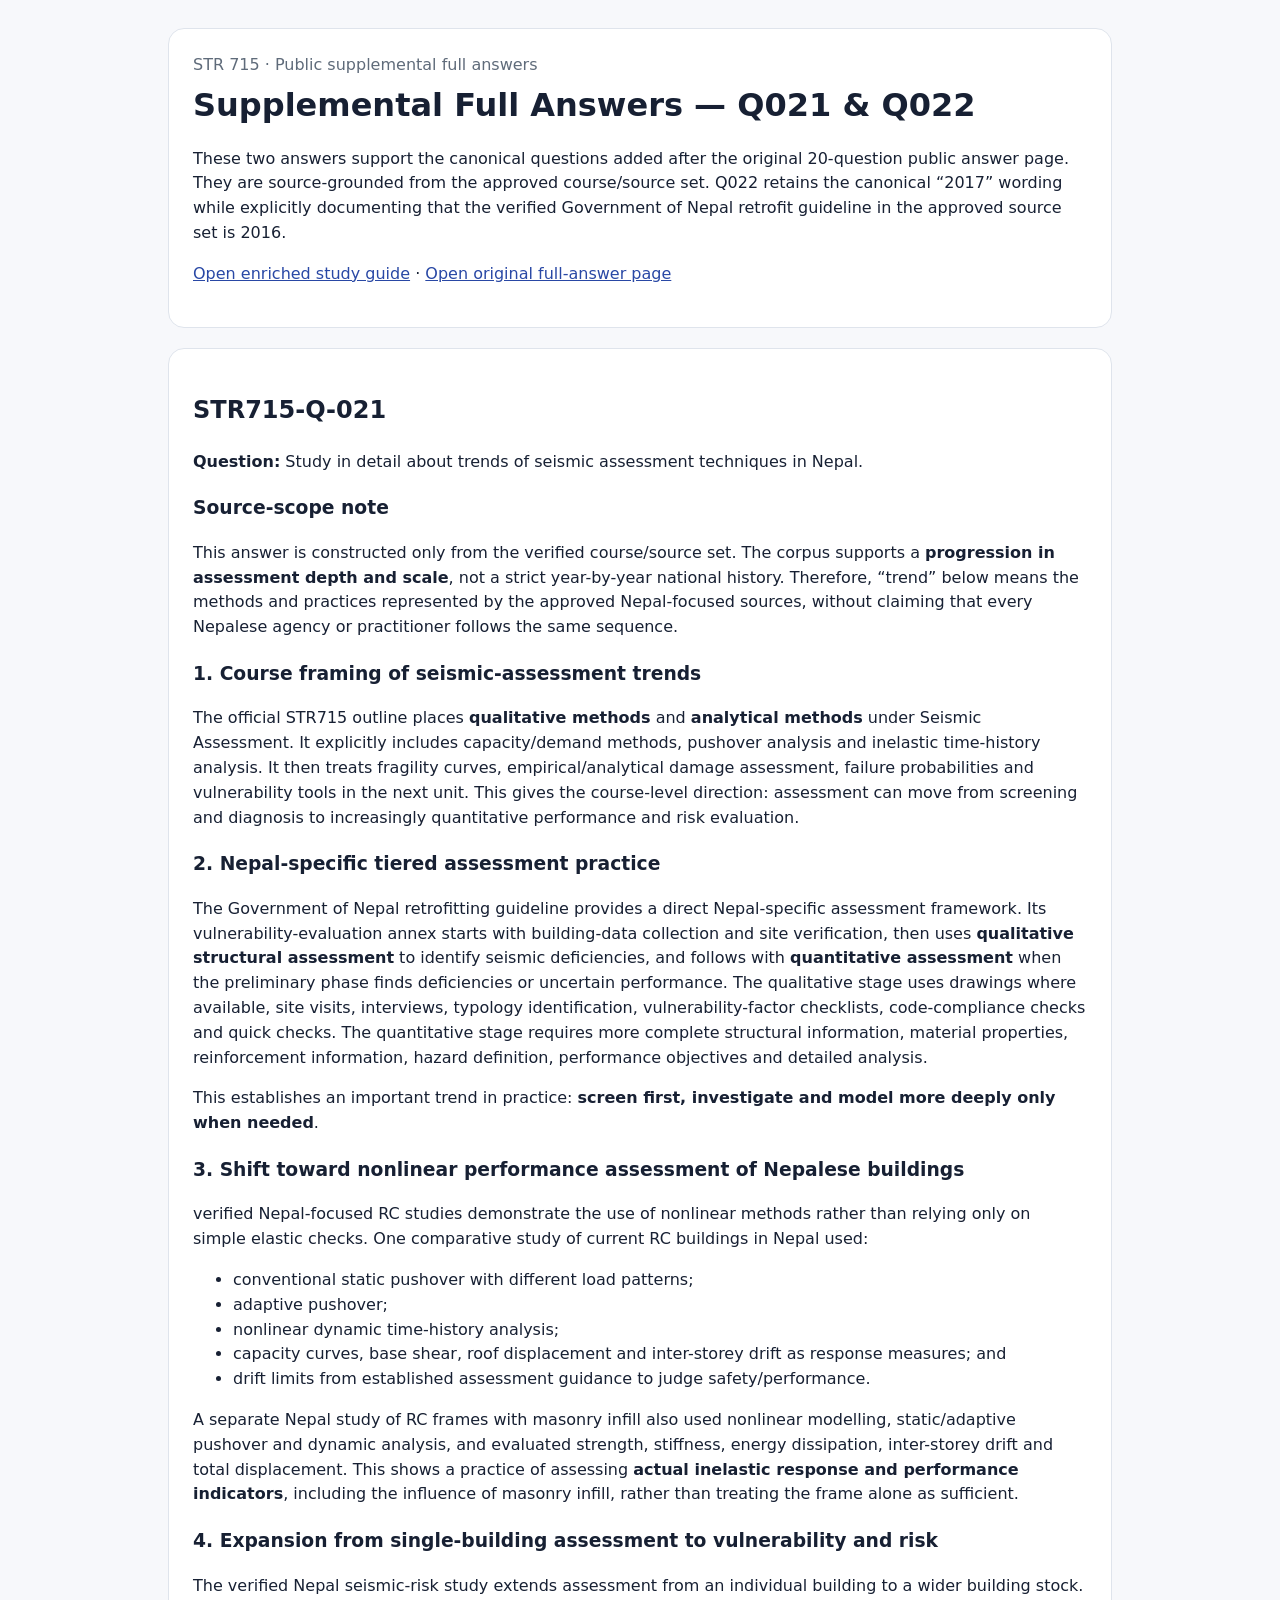
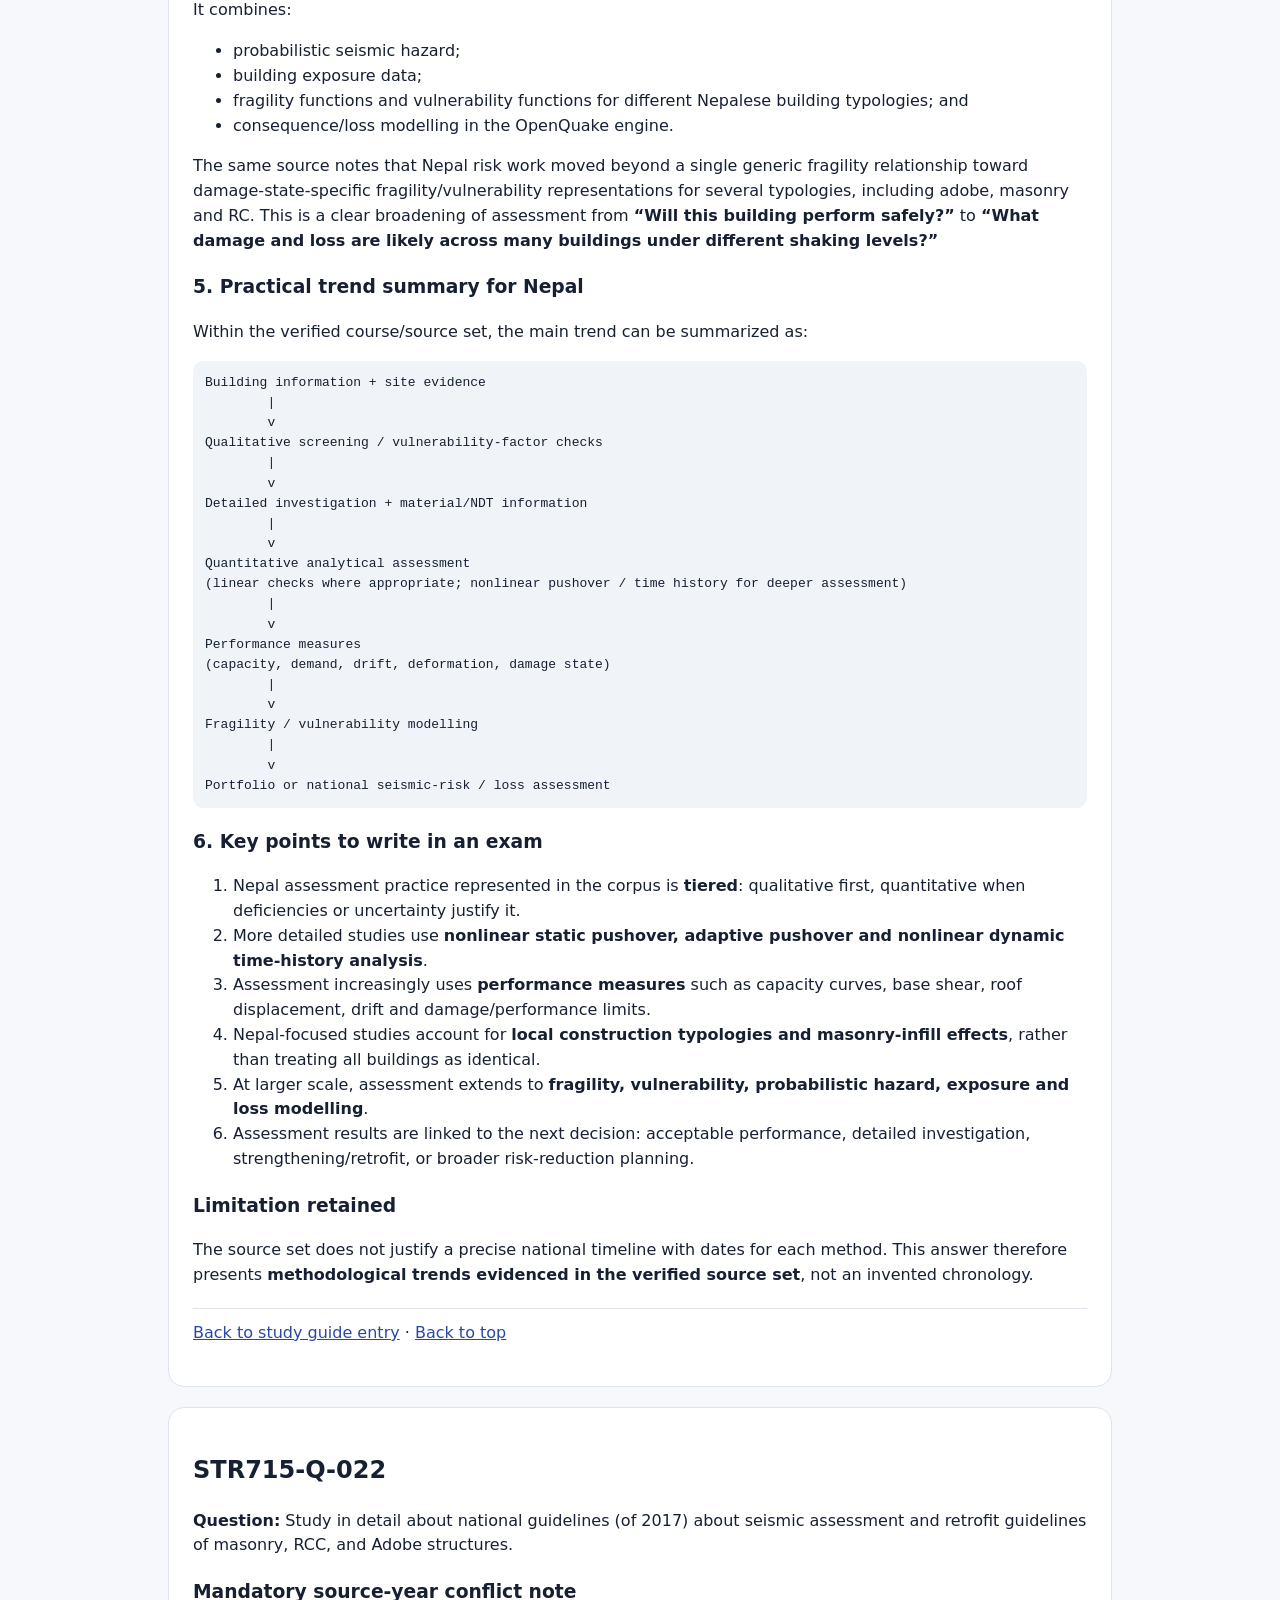
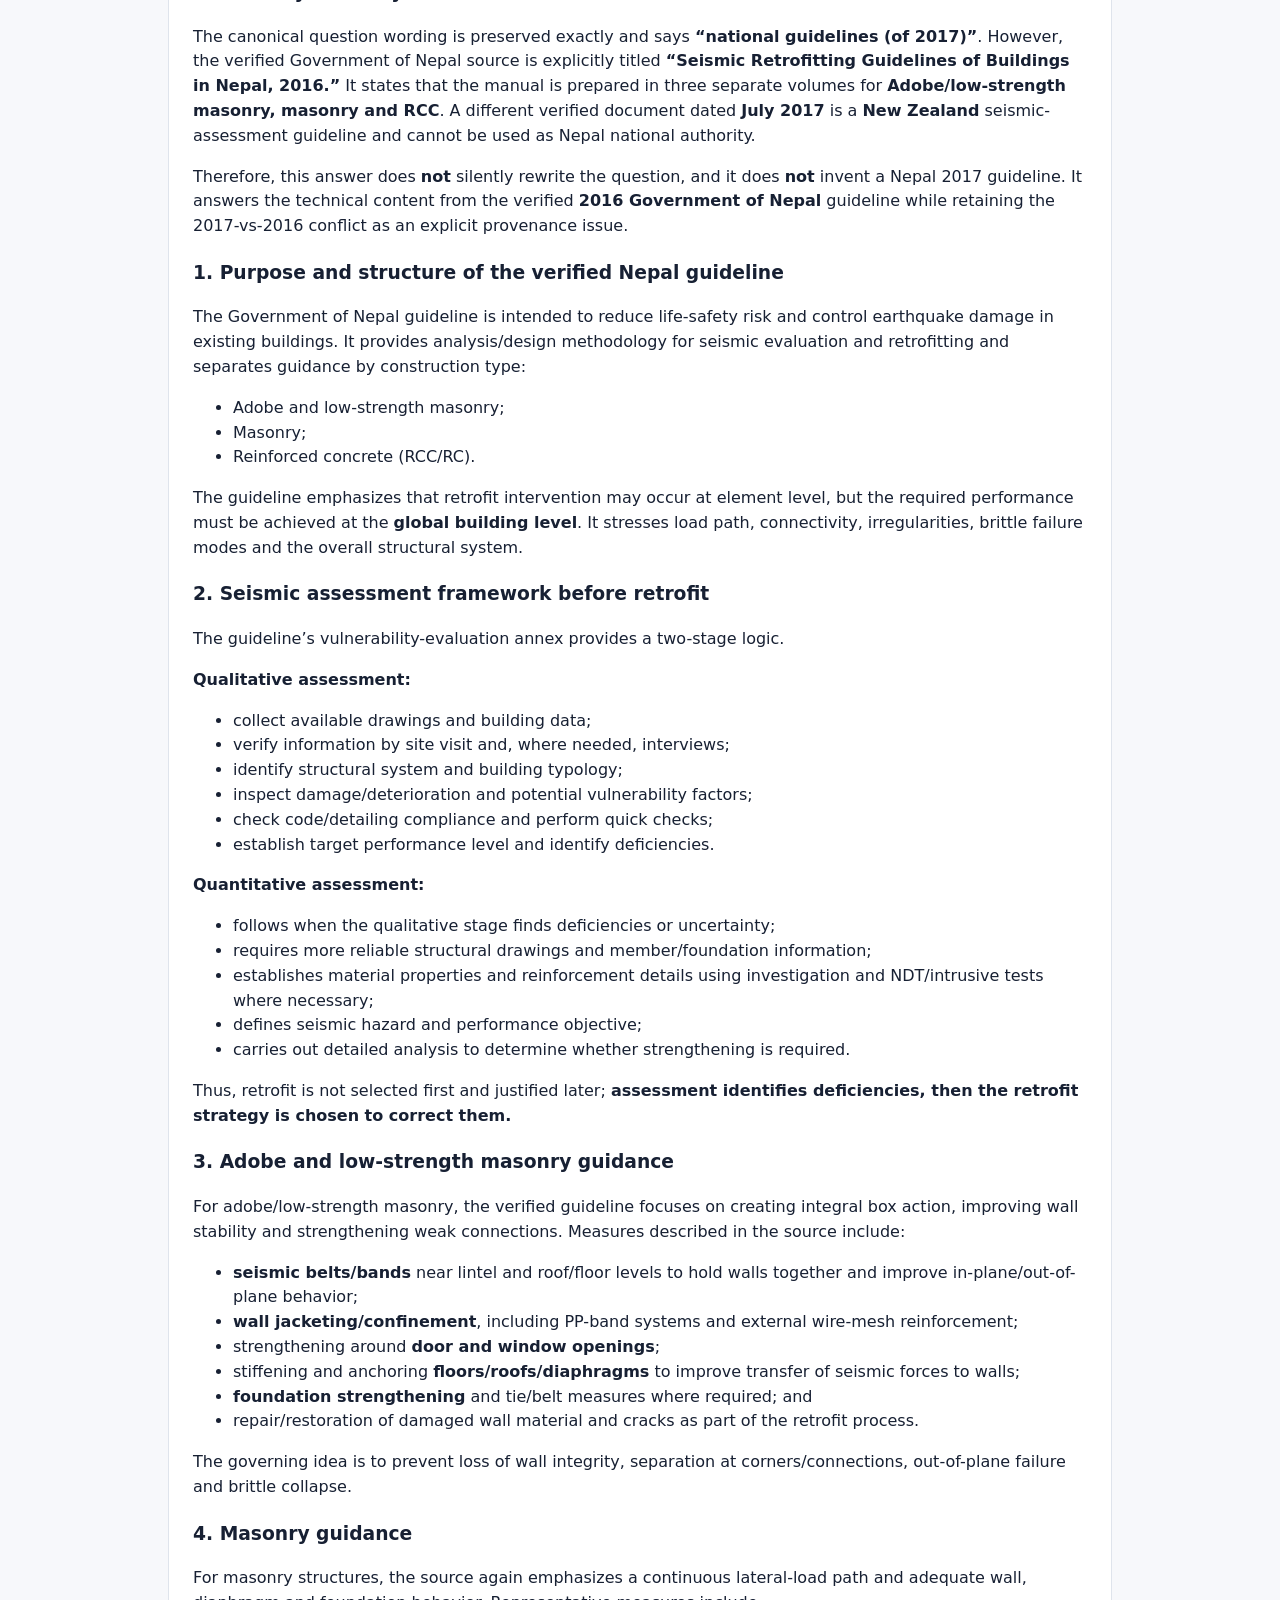
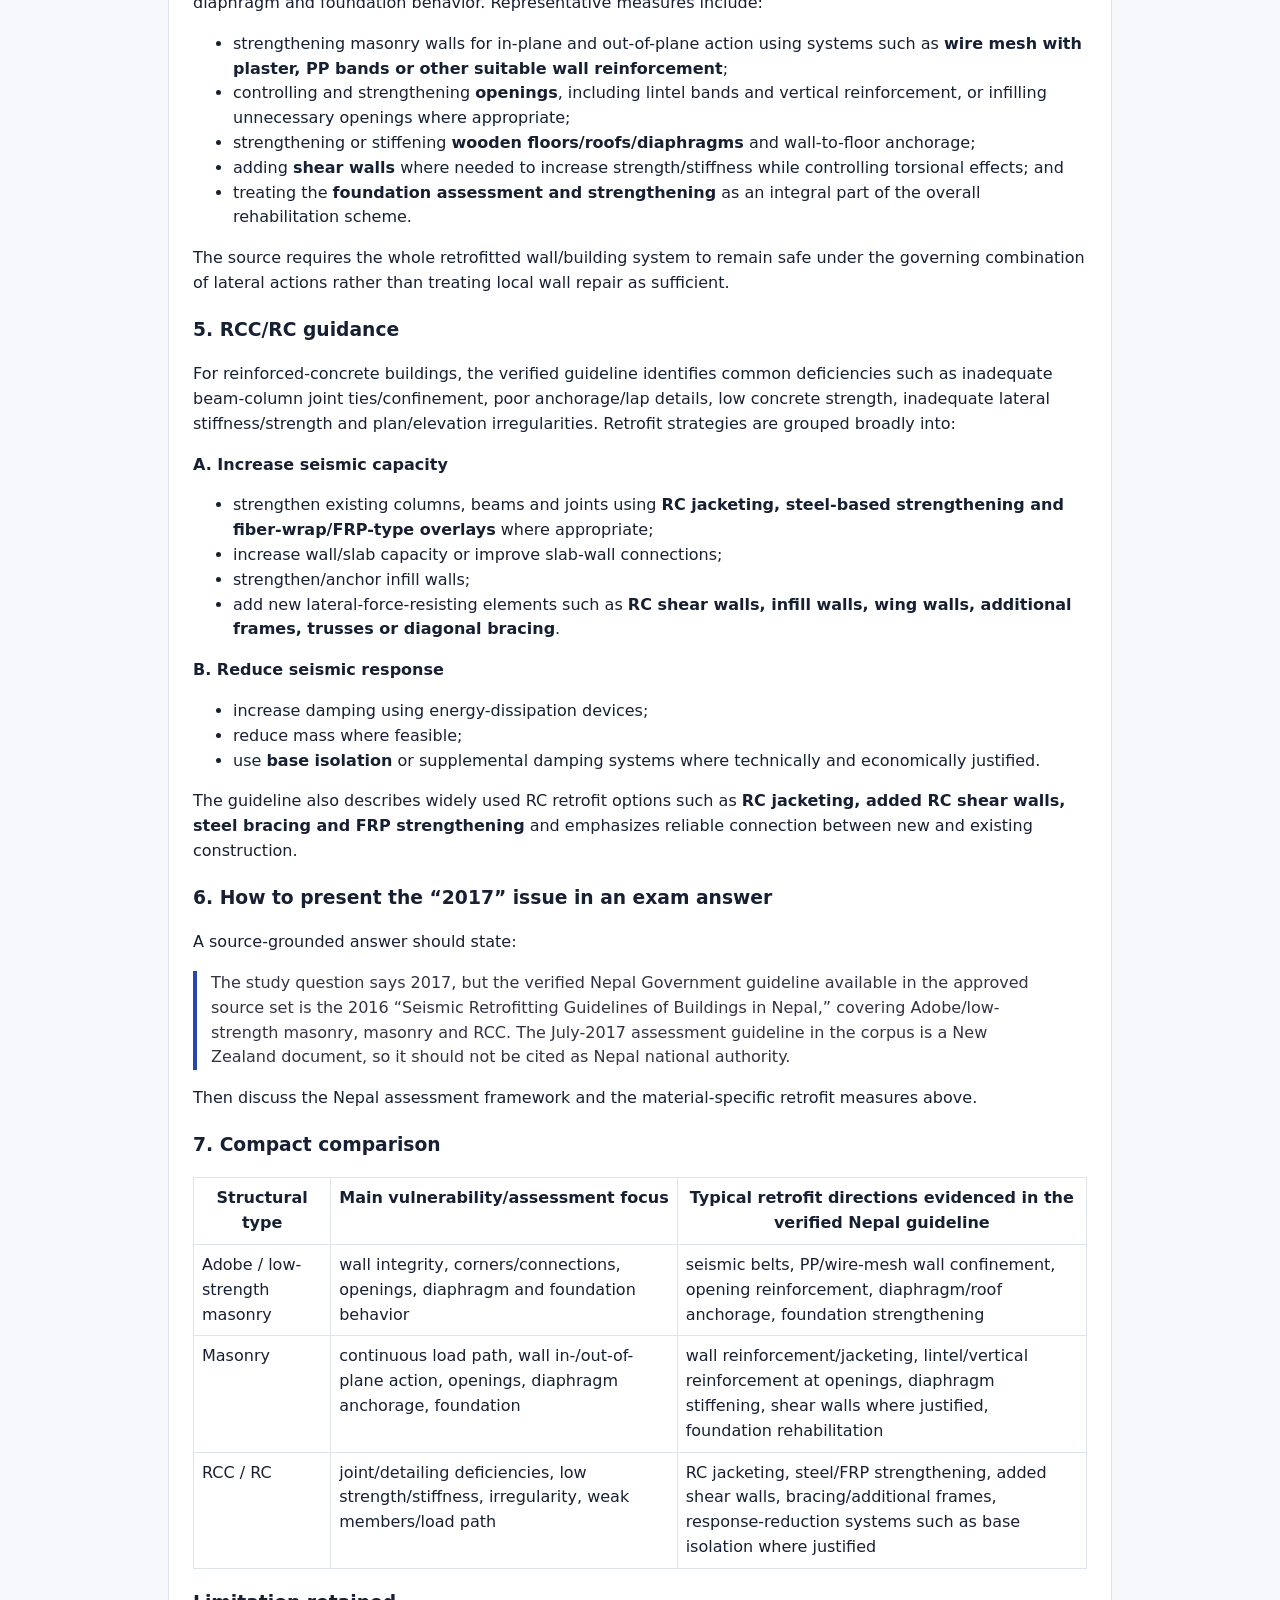
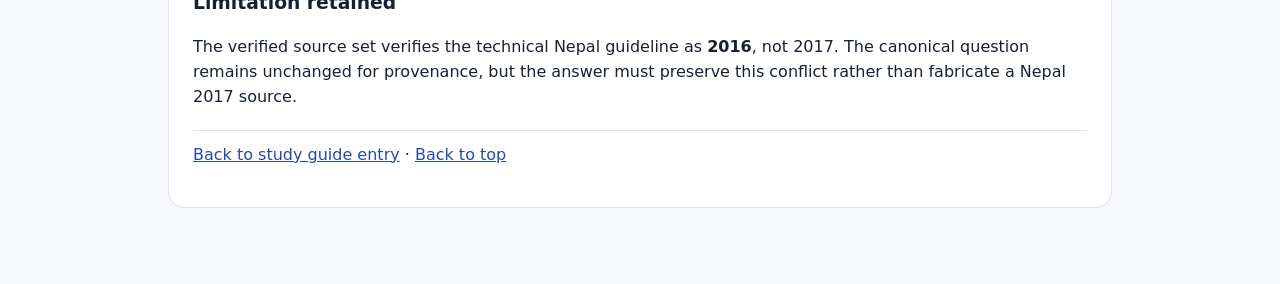
<file: docs/subjects/str715/supplemental-answers.html>
<!DOCTYPE html>
<!DOCTYPE html>
<html lang="en"><head><meta charset="utf-8"/><meta content="width=device-width, initial-scale=1" name="viewport"/><title>STR 715 Supplemental Full Answers · Q021–Q022</title><style>
:root{--bg:#f7f8fb;--card:#fff;--text:#172033;--muted:#5f6b7a;--line:#dfe4ec;--accent:#2948a5}*{box-sizing:border-box}body{margin:0;font-family:system-ui,-apple-system,Segoe UI,Roboto,Arial,sans-serif;background:var(--bg);color:var(--text);line-height:1.55}.wrap{max-width:980px;margin:auto;padding:28px 18px 56px}.hero,.answer{background:var(--card);border:1px solid var(--line);border-radius:16px;padding:24px;margin-bottom:20px}.hero h1{margin:.2rem 0}.muted,.note{color:var(--muted)}h2,h3{scroll-margin-top:16px}table{border-collapse:collapse;width:100%;display:block;overflow-x:auto}th,td{border:1px solid var(--line);padding:8px;vertical-align:top}pre{white-space:pre-wrap;background:#f0f3f8;border-radius:10px;padding:12px}a{color:var(--accent)}blockquote{border-left:4px solid var(--accent);margin-left:0;padding-left:14px;color:#334}.nav{border-top:1px solid var(--line);padding-top:12px;margin-top:20px}.note{background:#eef3ff;border-radius:10px;padding:12px}.skip{position:absolute;left:-9999px}.skip:focus{left:8px;top:8px;background:white;padding:8px;z-index:10}
</style></head><body><a class="skip" href="#main">Skip to content</a><div class="wrap" id="top"><header class="hero"><div class="muted">STR 715 · Public supplemental full answers</div><h1>Supplemental Full Answers — Q021 &amp; Q022</h1><p>These two answers support the canonical questions added after the original 20-question public answer page. They are source-grounded from the approved course/source set. Q022 retains the canonical “2017” wording while explicitly documenting that the verified Government of Nepal retrofit guideline in the approved source set is 2016.</p><p><a href="enriched.html">Open enriched study guide</a> · <a href="index.html">Open original full-answer page</a></p></header><main id="main"><article class="answer" id="str715_q_021"><h2>STR715-Q-021</h2>
<p><strong>Question:</strong> Study in detail about trends of seismic assessment techniques in Nepal.</p>
<h3>Source-scope note</h3>
<p>This answer is constructed only from the verified course/source set. The corpus supports a <strong>progression in assessment depth and scale</strong>, not a strict year-by-year national history. Therefore, “trend” below means the methods and practices represented by the approved Nepal-focused sources, without claiming that every Nepalese agency or practitioner follows the same sequence.</p>
<h3>1. Course framing of seismic-assessment trends</h3>
<p>The official STR715 outline places <strong>qualitative methods</strong> and <strong>analytical methods</strong> under Seismic Assessment. It explicitly includes capacity/demand methods, pushover analysis and inelastic time-history analysis. It then treats fragility curves, empirical/analytical damage assessment, failure probabilities and vulnerability tools in the next unit. This gives the course-level direction: assessment can move from screening and diagnosis to increasingly quantitative performance and risk evaluation.</p>
<h3>2. Nepal-specific tiered assessment practice</h3>
<p>The Government of Nepal retrofitting guideline provides a direct Nepal-specific assessment framework. Its vulnerability-evaluation annex starts with building-data collection and site verification, then uses <strong>qualitative structural assessment</strong> to identify seismic deficiencies, and follows with <strong>quantitative assessment</strong> when the preliminary phase finds deficiencies or uncertain performance. The qualitative stage uses drawings where available, site visits, interviews, typology identification, vulnerability-factor checklists, code-compliance checks and quick checks. The quantitative stage requires more complete structural information, material properties, reinforcement information, hazard definition, performance objectives and detailed analysis.</p>
<p>This establishes an important trend in practice: <strong>screen first, investigate and model more deeply only when needed</strong>.</p>
<h3>3. Shift toward nonlinear performance assessment of Nepalese buildings</h3>
<p>verified Nepal-focused RC studies demonstrate the use of nonlinear methods rather than relying only on simple elastic checks. One comparative study of current RC buildings in Nepal used:</p>
<ul>
<li>conventional static pushover with different load patterns;</li>
<li>adaptive pushover;</li>
<li>nonlinear dynamic time-history analysis;</li>
<li>capacity curves, base shear, roof displacement and inter-storey drift as response measures; and</li>
<li>drift limits from established assessment guidance to judge safety/performance.</li>
</ul>
<p>A separate Nepal study of RC frames with masonry infill also used nonlinear modelling, static/adaptive pushover and dynamic analysis, and evaluated strength, stiffness, energy dissipation, inter-storey drift and total displacement. This shows a practice of assessing <strong>actual inelastic response and performance indicators</strong>, including the influence of masonry infill, rather than treating the frame alone as sufficient.</p>
<h3>4. Expansion from single-building assessment to vulnerability and risk</h3>
<p>The verified Nepal seismic-risk study extends assessment from an individual building to a wider building stock. It combines:</p>
<ul>
<li>probabilistic seismic hazard;</li>
<li>building exposure data;</li>
<li>fragility functions and vulnerability functions for different Nepalese building typologies; and</li>
<li>consequence/loss modelling in the OpenQuake engine.</li>
</ul>
<p>The same source notes that Nepal risk work moved beyond a single generic fragility relationship toward damage-state-specific fragility/vulnerability representations for several typologies, including adobe, masonry and RC. This is a clear broadening of assessment from <strong>“Will this building perform safely?”</strong> to <strong>“What damage and loss are likely across many buildings under different shaking levels?”</strong></p>
<h3>5. Practical trend summary for Nepal</h3>
<p>Within the verified course/source set, the main trend can be summarized as:</p>
<pre><code class="language-text">Building information + site evidence
        |
        v
Qualitative screening / vulnerability-factor checks
        |
        v
Detailed investigation + material/NDT information
        |
        v
Quantitative analytical assessment
(linear checks where appropriate; nonlinear pushover / time history for deeper assessment)
        |
        v
Performance measures
(capacity, demand, drift, deformation, damage state)
        |
        v
Fragility / vulnerability modelling
        |
        v
Portfolio or national seismic-risk / loss assessment
</code></pre>
<h3>6. Key points to write in an exam</h3>
<ol>
<li>Nepal assessment practice represented in the corpus is <strong>tiered</strong>: qualitative first, quantitative when deficiencies or uncertainty justify it.</li>
<li>More detailed studies use <strong>nonlinear static pushover, adaptive pushover and nonlinear dynamic time-history analysis</strong>.</li>
<li>Assessment increasingly uses <strong>performance measures</strong> such as capacity curves, base shear, roof displacement, drift and damage/performance limits.</li>
<li>Nepal-focused studies account for <strong>local construction typologies and masonry-infill effects</strong>, rather than treating all buildings as identical.</li>
<li>At larger scale, assessment extends to <strong>fragility, vulnerability, probabilistic hazard, exposure and loss modelling</strong>.</li>
<li>Assessment results are linked to the next decision: acceptable performance, detailed investigation, strengthening/retrofit, or broader risk-reduction planning.</li>
</ol>
<h3>Limitation retained</h3>
<p>The source set does not justify a precise national timeline with dates for each method. This answer therefore presents <strong>methodological trends evidenced in the verified source set</strong>, not an invented chronology.</p>
<p class="nav"><a href="enriched.html#str715_q_021">Back to study guide entry</a> · <a href="#top">Back to top</a></p></article><article class="answer" id="str715_q_022"><h2>STR715-Q-022</h2>
<p><strong>Question:</strong> Study in detail about national guidelines (of 2017) about seismic assessment and retrofit guidelines of masonry, RCC, and Adobe structures.</p>
<h3>Mandatory source-year conflict note</h3>
<p>The canonical question wording is preserved exactly and says <strong>“national guidelines (of 2017)”</strong>. However, the verified Government of Nepal source is explicitly titled <strong>“Seismic Retrofitting Guidelines of Buildings in Nepal, 2016.”</strong> It states that the manual is prepared in three separate volumes for <strong>Adobe/low-strength masonry, masonry and RCC</strong>. A different verified document dated <strong>July 2017</strong> is a <strong>New Zealand</strong> seismic-assessment guideline and cannot be used as Nepal national authority.</p>
<p>Therefore, this answer does <strong>not</strong> silently rewrite the question, and it does <strong>not</strong> invent a Nepal 2017 guideline. It answers the technical content from the verified <strong>2016 Government of Nepal</strong> guideline while retaining the 2017-vs-2016 conflict as an explicit provenance issue.</p>
<h3>1. Purpose and structure of the verified Nepal guideline</h3>
<p>The Government of Nepal guideline is intended to reduce life-safety risk and control earthquake damage in existing buildings. It provides analysis/design methodology for seismic evaluation and retrofitting and separates guidance by construction type:</p>
<ul>
<li>Adobe and low-strength masonry;</li>
<li>Masonry;</li>
<li>Reinforced concrete (RCC/RC).</li>
</ul>
<p>The guideline emphasizes that retrofit intervention may occur at element level, but the required performance must be achieved at the <strong>global building level</strong>. It stresses load path, connectivity, irregularities, brittle failure modes and the overall structural system.</p>
<h3>2. Seismic assessment framework before retrofit</h3>
<p>The guideline’s vulnerability-evaluation annex provides a two-stage logic.</p>
<p><strong>Qualitative assessment:</strong></p>
<ul>
<li>collect available drawings and building data;</li>
<li>verify information by site visit and, where needed, interviews;</li>
<li>identify structural system and building typology;</li>
<li>inspect damage/deterioration and potential vulnerability factors;</li>
<li>check code/detailing compliance and perform quick checks;</li>
<li>establish target performance level and identify deficiencies.</li>
</ul>
<p><strong>Quantitative assessment:</strong></p>
<ul>
<li>follows when the qualitative stage finds deficiencies or uncertainty;</li>
<li>requires more reliable structural drawings and member/foundation information;</li>
<li>establishes material properties and reinforcement details using investigation and NDT/intrusive tests where necessary;</li>
<li>defines seismic hazard and performance objective;</li>
<li>carries out detailed analysis to determine whether strengthening is required.</li>
</ul>
<p>Thus, retrofit is not selected first and justified later; <strong>assessment identifies deficiencies, then the retrofit strategy is chosen to correct them.</strong></p>
<h3>3. Adobe and low-strength masonry guidance</h3>
<p>For adobe/low-strength masonry, the verified guideline focuses on creating integral box action, improving wall stability and strengthening weak connections. Measures described in the source include:</p>
<ul>
<li><strong>seismic belts/bands</strong> near lintel and roof/floor levels to hold walls together and improve in-plane/out-of-plane behavior;</li>
<li><strong>wall jacketing/confinement</strong>, including PP-band systems and external wire-mesh reinforcement;</li>
<li>strengthening around <strong>door and window openings</strong>;</li>
<li>stiffening and anchoring <strong>floors/roofs/diaphragms</strong> to improve transfer of seismic forces to walls;</li>
<li><strong>foundation strengthening</strong> and tie/belt measures where required; and</li>
<li>repair/restoration of damaged wall material and cracks as part of the retrofit process.</li>
</ul>
<p>The governing idea is to prevent loss of wall integrity, separation at corners/connections, out-of-plane failure and brittle collapse.</p>
<h3>4. Masonry guidance</h3>
<p>For masonry structures, the source again emphasizes a continuous lateral-load path and adequate wall, diaphragm and foundation behavior. Representative measures include:</p>
<ul>
<li>strengthening masonry walls for in-plane and out-of-plane action using systems such as <strong>wire mesh with plaster, PP bands or other suitable wall reinforcement</strong>;</li>
<li>controlling and strengthening <strong>openings</strong>, including lintel bands and vertical reinforcement, or infilling unnecessary openings where appropriate;</li>
<li>strengthening or stiffening <strong>wooden floors/roofs/diaphragms</strong> and wall-to-floor anchorage;</li>
<li>adding <strong>shear walls</strong> where needed to increase strength/stiffness while controlling torsional effects; and</li>
<li>treating the <strong>foundation assessment and strengthening</strong> as an integral part of the overall rehabilitation scheme.</li>
</ul>
<p>The source requires the whole retrofitted wall/building system to remain safe under the governing combination of lateral actions rather than treating local wall repair as sufficient.</p>
<h3>5. RCC/RC guidance</h3>
<p>For reinforced-concrete buildings, the verified guideline identifies common deficiencies such as inadequate beam-column joint ties/confinement, poor anchorage/lap details, low concrete strength, inadequate lateral stiffness/strength and plan/elevation irregularities. Retrofit strategies are grouped broadly into:</p>
<p><strong>A. Increase seismic capacity</strong></p>
<ul>
<li>strengthen existing columns, beams and joints using <strong>RC jacketing, steel-based strengthening and fiber-wrap/FRP-type overlays</strong> where appropriate;</li>
<li>increase wall/slab capacity or improve slab-wall connections;</li>
<li>strengthen/anchor infill walls;</li>
<li>add new lateral-force-resisting elements such as <strong>RC shear walls, infill walls, wing walls, additional frames, trusses or diagonal bracing</strong>.</li>
</ul>
<p><strong>B. Reduce seismic response</strong></p>
<ul>
<li>increase damping using energy-dissipation devices;</li>
<li>reduce mass where feasible;</li>
<li>use <strong>base isolation</strong> or supplemental damping systems where technically and economically justified.</li>
</ul>
<p>The guideline also describes widely used RC retrofit options such as <strong>RC jacketing, added RC shear walls, steel bracing and FRP strengthening</strong> and emphasizes reliable connection between new and existing construction.</p>
<h3>6. How to present the “2017” issue in an exam answer</h3>
<p>A source-grounded answer should state:</p>
<blockquote>
<p>The study question says 2017, but the verified Nepal Government guideline available in the approved source set is the 2016 “Seismic Retrofitting Guidelines of Buildings in Nepal,” covering Adobe/low-strength masonry, masonry and RCC. The July-2017 assessment guideline in the corpus is a New Zealand document, so it should not be cited as Nepal national authority.</p>
</blockquote>
<p>Then discuss the Nepal assessment framework and the material-specific retrofit measures above.</p>
<h3>7. Compact comparison</h3>
<table>
<thead>
<tr>
<th>Structural type</th>
<th>Main vulnerability/assessment focus</th>
<th>Typical retrofit directions evidenced in the verified Nepal guideline</th>
</tr>
</thead>
<tbody>
<tr>
<td>Adobe / low-strength masonry</td>
<td>wall integrity, corners/connections, openings, diaphragm and foundation behavior</td>
<td>seismic belts, PP/wire-mesh wall confinement, opening reinforcement, diaphragm/roof anchorage, foundation strengthening</td>
</tr>
<tr>
<td>Masonry</td>
<td>continuous load path, wall in-/out-of-plane action, openings, diaphragm anchorage, foundation</td>
<td>wall reinforcement/jacketing, lintel/vertical reinforcement at openings, diaphragm stiffening, shear walls where justified, foundation rehabilitation</td>
</tr>
<tr>
<td>RCC / RC</td>
<td>joint/detailing deficiencies, low strength/stiffness, irregularity, weak members/load path</td>
<td>RC jacketing, steel/FRP strengthening, added shear walls, bracing/additional frames, response-reduction systems such as base isolation where justified</td>
</tr>
</tbody>
</table>
<h3>Limitation retained</h3>
<p>The verified source set verifies the technical Nepal guideline as <strong>2016</strong>, not 2017. The canonical question remains unchanged for provenance, but the answer must preserve this conflict rather than fabricate a Nepal 2017 source.</p>
<p class="nav"><a href="enriched.html#str715_q_022">Back to study guide entry</a> · <a href="#top">Back to top</a></p></article></main></div></body></html>
</file>
<file: docs/subjects/mth504-study-app-v0.1/assets/css/tokens.css>
:root{
  --font-ui: Inter, ui-sans-serif, system-ui, -apple-system, "Segoe UI", sans-serif;
  --font-reading: "Source Serif 4", Georgia, Cambria, "Times New Roman", serif;
  --font-math: "STIX Two Math", "Cambria Math", Cambria, serif;
  --font-mono: ui-monospace, "SFMono-Regular", Consolas, monospace;

  --bg:#f7f5ef; --surface:#ffffff; --surface-2:#fbfaf7; --surface-3:#f0eee8;
  --text:#172033; --muted:#657087; --border:#dcd8cf; --shadow:0 10px 30px rgba(24,31,44,.08);
  --blue:#175ea8; --blue-bg:#eaf3ff; --green:#18754d; --green-bg:#eaf8f1;
  --amber:#8a5a00; --amber-bg:#fff6df; --red:#a23434; --red-bg:#fff0ef;
  --purple:#6b49a8; --purple-bg:#f4efff; --teal:#087477; --teal-bg:#e9f8f7;
  --focus:#0b68d5;
  --radius-sm:8px; --radius:14px; --radius-lg:22px;
  --reading-width:78ch;
}
html[data-theme="dark"]{
  --bg:#0c1118; --surface:#121a24; --surface-2:#17212d; --surface-3:#202b38;
  --text:#edf2f8; --muted:#a7b1c1; --border:#334153; --shadow:0 10px 35px rgba(0,0,0,.24);
  --blue:#85bcff; --blue-bg:#122844; --green:#79d7aa; --green-bg:#112b22;
  --amber:#ffd27a; --amber-bg:#302711; --red:#ff9a98; --red-bg:#341a1a;
  --purple:#c6a8ff; --purple-bg:#281d42; --teal:#74d5d1; --teal-bg:#102d2e;
  --focus:#88c0ff;
}
html[data-contrast="high"]{--border:currentColor;--muted:var(--text)}
html[data-semantic-color="off"]{
  --blue:var(--text);--green:var(--text);--amber:var(--text);--red:var(--text);
  --purple:var(--text);--teal:var(--text);
  --blue-bg:var(--surface-3);--green-bg:var(--surface-3);--amber-bg:var(--surface-3);
  --red-bg:var(--surface-3);--purple-bg:var(--surface-3);--teal-bg:var(--surface-3);
}
</file>
<file: docs/subjects/mth504-study-app-v0.1/assets/css/base.css>
*{box-sizing:border-box}
html{scroll-behavior:smooth}
body{margin:0;background:var(--bg);color:var(--text);font:16px/1.6 var(--font-ui)}
button,input,select{font:inherit;color:inherit}
button{cursor:pointer}
a{color:var(--blue)}
img,svg{max-width:100%}
:focus-visible{outline:3px solid var(--focus);outline-offset:3px}
.skip-link{position:fixed;left:12px;top:-60px;z-index:999;background:var(--surface);padding:10px 14px;border-radius:8px}
.skip-link:focus{top:12px}
h1,h2,h3{line-height:1.2;letter-spacing:-.01em}
p{margin:.65em 0}
code,.qid{font-family:var(--font-mono)}
hr{border:0;border-top:1px solid var(--border)}
[hidden]{display:none!important}
</file>
<file: docs/subjects/mth504-study-app-v0.1/assets/css/layout.css>
.app-header{position:sticky;top:0;z-index:50;display:flex;align-items:center;justify-content:space-between;gap:18px;padding:12px 22px;background:color-mix(in srgb,var(--surface) 94%,transparent);border-bottom:1px solid var(--border);backdrop-filter:blur(12px)}
.brand{display:flex;align-items:center;gap:10px}.brand strong{display:block}.brand small{display:block;color:var(--muted)}
.header-actions{display:flex;gap:8px}.icon-button{width:42px;height:42px;border:1px solid var(--border);border-radius:50%;background:var(--surface)}
.app-grid{display:grid;grid-template-columns:280px minmax(0,1fr);min-height:calc(100vh - 66px)}
.sidebar{position:sticky;top:66px;height:calc(100vh - 66px);overflow:auto;padding:18px;border-right:1px solid var(--border);background:var(--surface-2)}
.primary-nav{display:grid;gap:6px}.nav-button{display:flex;gap:10px;border:0;border-radius:10px;background:transparent;padding:10px;text-align:left}.nav-button.active{background:var(--blue-bg);color:var(--blue);font-weight:750}
.filters{display:grid;gap:12px;margin-top:22px;padding-top:18px;border-top:1px solid var(--border)}
.field{display:grid;gap:5px}.field span{font-size:12px;font-weight:750;color:var(--muted);text-transform:uppercase;letter-spacing:.04em}
.field input,.field select{width:100%;border:1px solid var(--border);background:var(--surface);padding:10px 11px;border-radius:10px}
.sidebar-meta{margin-top:18px;color:var(--muted);font-size:13px}.text-button{display:block;border:0;background:transparent;color:var(--blue);padding:10px 0}
main{padding:24px;min-width:0}.dashboard{display:grid;grid-template-columns:repeat(4,minmax(0,1fr));gap:12px;margin:0 auto 20px;max-width:1180px}.metric{border:1px solid var(--border);background:var(--surface);border-radius:var(--radius);padding:14px 16px}.metric span{display:block;color:var(--muted);font-size:12px;text-transform:uppercase;letter-spacing:.05em}.metric strong{font-size:24px}
#viewHost{max-width:1180px;margin:auto}
@media(max-width:900px){.app-grid{grid-template-columns:1fr}.sidebar{position:static;height:auto;border-right:0;border-bottom:1px solid var(--border)}.primary-nav{grid-template-columns:repeat(3,1fr)}.filters{grid-template-columns:2fr 1fr 1fr}.dashboard{grid-template-columns:repeat(2,1fr)}}
@media(max-width:620px){.app-header{padding:10px 12px}.brand small{display:none}.sidebar{padding:12px}.filters{grid-template-columns:1fr}.nav-button{justify-content:center}.nav-button span{display:none}main{padding:14px 10px}.dashboard{gap:8px}.metric{padding:10px}.metric strong{font-size:20px}}
</file>
<file: docs/subjects/mth504-study-app-v0.1/assets/css/components.css>
.loading-card,.empty-card,.panel-card{background:var(--surface);border:1px solid var(--border);border-radius:var(--radius);padding:20px;box-shadow:var(--shadow)}
.library-grid{display:grid;grid-template-columns:repeat(auto-fill,minmax(285px,1fr));gap:12px}
.question-list-card{display:grid;gap:10px;min-width:0;max-width:100%;border:1px solid var(--border);background:var(--surface);border-radius:var(--radius);padding:15px;text-align:left;box-shadow:0 4px 18px rgba(25,31,40,.04)}
.question-list-card:hover{border-color:var(--blue);transform:translateY(-1px)}
.card-top{display:flex;justify-content:space-between;gap:8px;align-items:start;min-width:0}.card-title{font-weight:720;line-height:1.35;min-width:0;overflow-wrap:anywhere}.card-meta{font-size:12px;color:var(--muted);min-width:0;overflow-wrap:anywhere}
.badge{display:inline-flex;align-items:center;gap:5px;width:max-content;border:1px solid currentColor;border-radius:999px;padding:3px 7px;font-size:11px;font-weight:800}
.badge.standard{color:var(--green);background:var(--green-bg)}.badge.limit{color:var(--amber);background:var(--amber-bg)}.badge.conflict{color:var(--red);background:var(--red-bg)}.badge.quiet{color:var(--muted);background:var(--surface-3)}
.callout{border-left:5px solid var(--blue);background:var(--blue-bg);border-radius:10px;padding:12px 14px;margin:12px 0}.callout strong{display:block;margin-bottom:3px}
.callout.why{border-color:var(--purple);background:var(--purple-bg)}.callout.check{border-color:var(--green);background:var(--green-bg)}.callout.warn{border-color:var(--amber);background:var(--amber-bg)}.callout.error{border-color:var(--red);background:var(--red-bg)}.callout.exam{border-color:var(--teal);background:var(--teal-bg)}
.section-block{margin:22px 0}.section-block h2{font-size:18px;margin:0 0 10px}.section-block h3{font-size:16px}
.answer-text{font:17px/1.72 var(--font-reading);max-width:var(--reading-width)}
.answer-text .equation-line{display:block;overflow-x:auto;margin:10px 0;padding:12px 14px;border:1px solid var(--border);border-radius:10px;background:var(--surface-2);font:17px/1.5 var(--font-math);white-space:pre}
.answer-text ul,.answer-text ol{padding-left:1.4rem}.answer-text li{margin:.35rem 0}
.term-chip{display:inline-block;border-radius:999px;padding:3px 8px;background:var(--purple-bg);color:var(--purple);margin:2px;font-size:12px;font-weight:700}
.question-tools{display:flex;flex-wrap:wrap;gap:8px}.question-tools button,.question-tools a,.feedback-button{border:1px solid var(--border);border-radius:10px;background:var(--surface);padding:9px 11px;text-decoration:none}.question-tools .recall-button{background:var(--blue);color:white;border-color:var(--blue)}
.rating-row{display:flex;gap:8px;flex-wrap:wrap;margin:12px 0}.rating-row button{border:1px solid var(--border);background:var(--surface);padding:10px 14px;border-radius:10px}.rating-row button[data-score="0"]{border-color:var(--red)}.rating-row button[data-score="3"]{border-color:var(--green)}
.related-list{display:grid;gap:8px}.related-link{display:flex;justify-content:space-between;gap:10px;border:1px solid var(--border);border-radius:10px;padding:10px;text-decoration:none;background:var(--surface-2)}
</file>
<file: docs/subjects/mth504-study-app-v0.1/assets/css/study.css>
.question-shell{background:var(--surface);border:1px solid var(--border);border-radius:var(--radius-lg);box-shadow:var(--shadow);overflow:hidden}
.question-hero{padding:24px 26px 18px;background:linear-gradient(180deg,var(--surface),var(--surface-2))}
.question-kicker{display:flex;flex-wrap:wrap;gap:8px;align-items:center}.question-title{font-size:clamp(24px,3.4vw,38px);max-width:30ch;margin:12px 0 18px}
.source-warning{margin:0 26px 14px;padding:12px 14px;border-radius:10px;border-left:5px solid var(--amber);background:var(--amber-bg);color:var(--text)}
.study-tabs{display:flex;gap:2px;overflow-x:auto;border-top:1px solid var(--border);border-bottom:1px solid var(--border);background:var(--surface-2);padding:0 14px}
.study-tabs button{white-space:nowrap;border:0;border-bottom:3px solid transparent;background:transparent;padding:13px 12px;color:var(--muted)}.study-tabs button.active{color:var(--blue);border-bottom-color:var(--blue);font-weight:800}
.tab-panel{padding:24px 26px 36px}
.study-intro{display:grid;grid-template-columns:minmax(0,1fr) minmax(260px,.55fr);gap:20px}.study-route{background:var(--blue-bg);border-radius:var(--radius);padding:16px}.study-route ol{margin:8px 0;padding-left:1.25rem}
.visual-card{border:1px solid var(--border);border-radius:var(--radius);background:var(--surface-2);padding:16px}.visual-caption{font-size:13px;color:var(--muted);margin-top:8px}.study-figure{width:100%;min-height:280px;background:var(--surface);border:1px solid var(--border);border-radius:12px}
.study-figure text{font-family:var(--font-ui);fill:var(--text)}.study-figure .axis{stroke:var(--muted);stroke-width:2}.study-figure .primary{stroke:var(--blue);fill:none;stroke-width:4}.study-figure .secondary{stroke:var(--purple);fill:none;stroke-width:3;stroke-dasharray:8 6}.study-figure .node{fill:var(--green);stroke:var(--surface);stroke-width:3}.study-figure .warn-node{fill:var(--amber)}.study-figure .gridline{stroke:var(--border);stroke-width:1}.study-figure .box{fill:var(--blue-bg);stroke:var(--blue);stroke-width:2}.study-figure .box2{fill:var(--purple-bg);stroke:var(--purple);stroke-width:2}
.recall-cover{border:1px dashed var(--border);background:var(--surface-2);border-radius:var(--radius);padding:18px}.recall-answer[hidden]{display:none}.audit-table{width:100%;border-collapse:collapse;font-size:13px}.audit-table th,.audit-table td{border-bottom:1px solid var(--border);padding:9px;text-align:left;vertical-align:top}.audit-table th{width:190px;color:var(--muted)}
.map-grid{display:grid;grid-template-columns:repeat(auto-fill,minmax(220px,1fr));gap:12px}.map-cluster{border:1px solid var(--border);background:var(--surface);border-radius:var(--radius);padding:14px}.map-cluster strong{display:block;margin-bottom:8px}.map-cluster .mini-links{display:flex;gap:5px;flex-wrap:wrap}.map-cluster button{border:1px solid var(--border);background:var(--surface-2);border-radius:7px;padding:5px 7px;font-size:12px}
@media(max-width:760px){.question-hero,.tab-panel{padding-left:16px;padding-right:16px}.source-warning{margin-left:16px;margin-right:16px}.study-intro{grid-template-columns:1fr}.study-tabs{padding:0 6px}.audit-table th{width:120px}.study-figure{min-height:230px}}
</file>
<file: docs/subjects/mth504-study-app-v0.1/assets/css/print.css>
@media print{
  :root{--bg:#fff;--surface:#fff;--surface-2:#fff;--surface-3:#f4f4f4;--text:#000;--muted:#333;--border:#999}
  .app-header,.sidebar,.dashboard,.study-tabs,.question-tools,.source-warning{display:none!important}
  .app-grid{display:block}.question-shell{border:0;box-shadow:none}.tab-panel{display:block!important;padding:0}
  [data-panel="audit"],[data-panel="recall"]{display:none!important}
  body{background:#fff;color:#000;font-size:11pt}.answer-text{max-width:none}.study-figure{break-inside:avoid}
  a{color:#000;text-decoration:none}
}
</file>
<file: docs/subjects/mth504/assets/css/app.css>
:root{--bg:#f5f7fb;--surface:#fff;--surface2:#eef3fb;--text:#172033;--muted:#667085;--line:#d8e0ec;--accent:#315efb;--accent2:#e9efff;--ok:#14804a;--okbg:#e9f8ef;--warn:#9a6700;--warnbg:#fff7db;--danger:#c73535;--dangerbg:#fff0f0;--shadow:0 8px 28px rgba(30,55,90,.08);--radius:16px}
*{box-sizing:border-box}html{scroll-behavior:smooth}body{margin:0;background:var(--bg);color:var(--text);font:15px/1.55 Inter,ui-sans-serif,system-ui,-apple-system,BlinkMacSystemFont,"Segoe UI",sans-serif}button,input,select{font:inherit;color:inherit}button{cursor:pointer}.app{max-width:1720px;margin:auto;padding:18px}.topbar{background:linear-gradient(135deg,#15264e,#223e78 62%,#315efb);color:#fff;padding:24px;border-radius:20px;box-shadow:var(--shadow);display:flex;gap:20px;align-items:flex-start;justify-content:space-between}.title h1{margin:0;font-size:clamp(24px,4vw,40px);line-height:1.05}.title p{margin:8px 0 0;color:#d8e4ff;max-width:850px}.topbadges{display:flex;flex-wrap:wrap;gap:8px;justify-content:flex-end}.badge,.chip{display:inline-flex;align-items:center;gap:5px;border:1px solid var(--line);border-radius:999px;padding:5px 9px;font-size:12px;font-weight:700;background:var(--surface);white-space:nowrap}.topbar .badge{background:#ffffff18;border-color:#ffffff45;color:white}.badge.ok{color:var(--ok);background:var(--okbg);border-color:#bfe8d0}.badge.warn{color:var(--warn);background:var(--warnbg);border-color:#edd98b}.badge.danger{color:var(--danger);background:var(--dangerbg);border-color:#f1bcbc}.badge.info{color:#264cbb;background:#edf2ff;border-color:#cedaff}.modebar{display:flex;gap:8px;margin:16px 0;flex-wrap:wrap}.modebtn{border:1px solid var(--line);background:var(--surface);border-radius:12px;padding:10px 14px;font-weight:800}.modebtn.active{background:var(--accent);border-color:var(--accent);color:#fff}.layout{display:grid;grid-template-columns:minmax(300px,390px) minmax(0,1fr);gap:16px}.sidebar,.detail{min-width:0}.filters,.paperfilters{background:var(--surface);border:1px solid var(--line);border-radius:var(--radius);box-shadow:var(--shadow);padding:14px;margin-bottom:12px}.filtergrid{display:grid;grid-template-columns:1fr 1fr;gap:8px}.field{display:flex;flex-direction:column;gap:5px;min-width:0}.field.full{grid-column:1/-1}.field label{font-size:12px;color:var(--muted);font-weight:800}.field input,.field select{width:100%;border:1px solid var(--line);border-radius:10px;background:#fff;padding:9px 10px;min-width:0}.unitrow,.statusrow,.activechips{display:flex;flex-wrap:wrap;gap:6px;margin-top:8px}.filterchip{border:1px solid var(--line);background:#fff;border-radius:999px;padding:6px 9px;font-size:12px;font-weight:800}.filterchip.active{background:var(--accent2);border-color:#8ea9ff;color:#173ea6}.clearbtn{border:0;background:transparent;color:var(--accent);font-weight:800;padding:4px}.countline{display:flex;justify-content:space-between;gap:10px;align-items:center;margin:10px 2px;color:var(--muted);font-size:12px}.list{display:flex;flex-direction:column;gap:8px;max-height:calc(100vh - 210px);overflow:auto;padding-right:3px}.qitem,.occitem{border:1px solid var(--line);background:var(--surface);border-radius:14px;padding:11px;text-align:left;width:100%;box-shadow:0 2px 8px #20385c0a}.qitem:hover,.occitem:hover,.qitem.active,.occitem.active{border-color:#8ea9ff;background:#f8faff}.qmeta{display:flex;flex-wrap:wrap;gap:5px;margin-bottom:7px}.qtext{font-weight:760;line-height:1.35}.tiny{font-size:11px;color:var(--muted)}.card{background:var(--surface);border:1px solid var(--line);border-radius:var(--radius);box-shadow:var(--shadow);padding:18px;margin-bottom:14px;min-width:0}.qhead h2{font-size:clamp(20px,2.4vw,30px);line-height:1.22;margin:8px 0 8px}.qhead .eyebrow{font-weight:900;color:var(--accent);font-size:13px;letter-spacing:.03em}.metarow{display:flex;gap:6px;flex-wrap:wrap}.sourceboundary{border-left:5px solid var(--warn);background:var(--warnbg);padding:12px;border-radius:11px;margin:12px 0}.sourceboundary.danger{border-color:var(--danger);background:var(--dangerbg)}.sourceboundary.ok{border-color:var(--ok);background:var(--okbg)}.tabs{display:flex;gap:6px;flex-wrap:wrap;border-bottom:1px solid var(--line);padding-bottom:10px;margin:8px 0 14px}.tab{border:1px solid var(--line);background:#fff;border-radius:10px;padding:8px 10px;font-size:12px;font-weight:900}.tab.active{background:var(--accent);border-color:var(--accent);color:#fff}.contenttext{font-size:16px}.contenttext p{margin:.65em 0}.callout{background:var(--surface2);border:1px solid var(--line);padding:12px;border-radius:12px;margin:10px 0}.callout.warning{background:var(--warnbg);border-color:#edd98b}.callout.danger{background:var(--dangerbg);border-color:#f1bcbc}.callout.ok{background:var(--okbg);border-color:#bfe8d0}.sectiontitle{font-weight:900;font-size:16px;margin:18px 0 8px}.tablewrap{width:100%;overflow:auto;border:1px solid var(--line);border-radius:12px}table{border-collapse:collapse;width:100%;min-width:520px;background:#fff}th,td{padding:9px 10px;border-bottom:1px solid var(--line);text-align:left;vertical-align:top}th{font-size:12px;color:#516078;background:#f7f9fc}tr:last-child td{border-bottom:0}.related{display:flex;flex-wrap:wrap;gap:7px}.linkchip{border:1px solid var(--line);background:#fff;border-radius:999px;padding:6px 9px;font-size:12px;font-weight:800;color:#264cbb}.linkchip.keep{color:var(--danger);background:var(--dangerbg);border-color:#efc3c3}.pastwording{border:2px solid #9bb1ef;background:#f7f9ff;padding:14px;border-radius:14px;margin-bottom:12px}.pastwording .label{font-size:11px;color:#264cbb;font-weight:900;letter-spacing:.06em}.pastwording blockquote{margin:8px 0 0;font-size:18px;font-weight:760}.paperhead{background:var(--surface);border:1px solid var(--line);border-radius:14px;padding:12px;margin-bottom:10px}.paperhead h3{margin:0 0 5px}.paperlist{display:flex;flex-direction:column;gap:8px;max-height:calc(100vh - 310px);overflow:auto}.vizshell{min-height:220px}.vizbox{border:1px solid var(--line);border-radius:14px;background:#fbfcff;padding:10px;overflow:auto;margin:10px 0}.chart{width:100%;min-width:520px;max-height:460px}.graphbox{width:100%;overflow:auto;border:1px solid var(--line);border-radius:14px;background:#fff}.graphsvg{display:block;width:100%;min-width:760px;height:auto}.graph-node{cursor:pointer}.graph-node rect{fill:#fff;stroke:#a9bad2;stroke-width:1.5}.graph-node.topic rect{fill:#edf2ff;stroke:#8ea9ff}.graph-node.unit rect{fill:#e9f8ef;stroke:#7fc79e}.graph-node.q rect{fill:#fff}.graph-node:hover rect{stroke:var(--accent);stroke-width:2.5}.graph-edge{stroke:#bdc9d8;stroke-width:1.2}.graph-edge.related{stroke:#8ea9ff;stroke-dasharray:4 4}.tagpage-grid{display:grid;grid-template-columns:repeat(2,minmax(0,1fr));gap:9px}.tagcard{border:1px solid var(--line);border-radius:12px;background:#fff;padding:11px}.retrieval-prompt{font-size:clamp(22px,3vw,34px);line-height:1.25;font-weight:850}.studycycle{display:grid;grid-template-columns:repeat(4,1fr);gap:7px;margin:12px 0}.studycycle>div{border:1px solid var(--line);background:var(--surface2);border-radius:10px;padding:9px;text-align:center;font-size:12px;font-weight:800}.ratingrow{display:grid;grid-template-columns:repeat(4,1fr);gap:7px;margin-top:12px}.ratingrow button{border:1px solid var(--line);background:#fff;border-radius:10px;padding:10px;font-weight:850}.ratingrow button:hover{border-color:var(--accent)}.localnote{font-size:11px;color:var(--muted);margin-top:8px}.tagchips{display:flex;gap:6px;flex-wrap:wrap;margin:8px 0}.gridstats,.metricgrid{display:grid;grid-template-columns:repeat(3,minmax(0,1fr));gap:8px;margin:10px 0}.stat,.metric{border:1px solid var(--line);border-radius:11px;background:#fff;padding:10px;min-width:0}.metric b{display:block;font-size:18px;margin-top:3px;overflow-wrap:anywhere}.vizcontrols{display:grid;grid-template-columns:repeat(3,minmax(0,1fr));gap:8px;margin:10px 0}.warning{background:var(--warnbg);border:1px solid #edd98b;padding:10px;border-radius:11px;margin:10px 0}.warning.bad{background:var(--dangerbg);border-color:#efbdbd}.storedtag{font-size:11px;color:var(--muted);margin-top:8px}pre{white-space:pre-wrap;overflow-wrap:anywhere;background:#f7f9fc;border:1px solid var(--line);padding:10px;border-radius:10px}.empty{padding:30px;text-align:center;color:var(--muted)}.dbline{font-size:11px;color:#d8e4ff;margin-top:7px;overflow-wrap:anywhere}.footer{color:var(--muted);font-size:12px;text-align:center;padding:18px}.hidden{display:none!important}
@media(max-width:980px){.layout{grid-template-columns:1fr}.list,.paperlist{max-height:440px}.topbar{flex-direction:column}.topbadges{justify-content:flex-start}.detail{order:2}.gridstats,.metricgrid,.vizcontrols{grid-template-columns:1fr 1fr}}
@media(max-width:620px){.app{padding:9px}.topbar{padding:17px;border-radius:15px}.filtergrid{grid-template-columns:1fr}.field.full{grid-column:auto}.gridstats,.metricgrid,.vizcontrols{grid-template-columns:1fr}.card{padding:13px}.qhead h2{font-size:21px}.tabs{display:grid;grid-template-columns:1fr 1fr}.tab:last-child{grid-column:1/-1}.chart{min-width:0;max-width:100%;height:auto}.vizbox{overflow-x:auto}.vizcontrols input[type=range]{width:100%}.graphsvg{min-width:680px}.tagpage-grid{grid-template-columns:1fr}.studycycle{grid-template-columns:1fr 1fr}.ratingrow{grid-template-columns:1fr 1fr}.modebar{position:sticky;top:0;z-index:10;background:var(--bg);padding:7px 0;margin:7px 0}.modebtn{flex:1 1 42%;text-align:center}.qitem,.occitem{padding:10px}}

@media(max-width:360px){.badge{white-space:normal;max-width:100%;overflow-wrap:anywhere}.qmeta{min-width:0}.qtext,.contenttext,.callout,.card li{overflow-wrap:anywhere;word-break:break-word}}
</file>
<file: docs/subjects/str501/assets/index-Dyy-rPgg.css>
@font-face{font-display:block;font-family:KaTeX_AMS;font-style:normal;font-weight:400;src:url(./KaTeX_AMS-Regular-BQhdFMY1.woff2) format("woff2"),url(./KaTeX_AMS-Regular-DMm9YOAa.woff) format("woff"),url(./KaTeX_AMS-Regular-DRggAlZN.ttf) format("truetype")}@font-face{font-display:block;font-family:KaTeX_Caligraphic;font-style:normal;font-weight:700;src:url(./KaTeX_Caligraphic-Bold-Dq_IR9rO.woff2) format("woff2"),url(./KaTeX_Caligraphic-Bold-BEiXGLvX.woff) format("woff"),url(./KaTeX_Caligraphic-Bold-ATXxdsX0.ttf) format("truetype")}@font-face{font-display:block;font-family:KaTeX_Caligraphic;font-style:normal;font-weight:400;src:url(./KaTeX_Caligraphic-Regular-Di6jR-x-.woff2) format("woff2"),url(./KaTeX_Caligraphic-Regular-CTRA-rTL.woff) format("woff"),url(./KaTeX_Caligraphic-Regular-wX97UBjC.ttf) format("truetype")}@font-face{font-display:block;font-family:KaTeX_Fraktur;font-style:normal;font-weight:700;src:url(./KaTeX_Fraktur-Bold-CL6g_b3V.woff2) format("woff2"),url(./KaTeX_Fraktur-Bold-BsDP51OF.woff) format("woff"),url(./KaTeX_Fraktur-Bold-BdnERNNW.ttf) format("truetype")}@font-face{font-display:block;font-family:KaTeX_Fraktur;font-style:normal;font-weight:400;src:url(./KaTeX_Fraktur-Regular-CTYiF6lA.woff2) format("woff2"),url(./KaTeX_Fraktur-Regular-Dxdc4cR9.woff) format("woff"),url(./KaTeX_Fraktur-Regular-CB_wures.ttf) format("truetype")}@font-face{font-display:block;font-family:KaTeX_Main;font-style:normal;font-weight:700;src:url(./KaTeX_Main-Bold-Cx986IdX.woff2) format("woff2"),url(./KaTeX_Main-Bold-Jm3AIy58.woff) format("woff"),url(./KaTeX_Main-Bold-waoOVXN0.ttf) format("truetype")}@font-face{font-display:block;font-family:KaTeX_Main;font-style:italic;font-weight:700;src:url(./KaTeX_Main-BoldItalic-DxDJ3AOS.woff2) format("woff2"),url(./KaTeX_Main-BoldItalic-SpSLRI95.woff) format("woff"),url(./KaTeX_Main-BoldItalic-DzxPMmG6.ttf) format("truetype")}@font-face{font-display:block;font-family:KaTeX_Main;font-style:italic;font-weight:400;src:url(./KaTeX_Main-Italic-NWA7e6Wa.woff2) format("woff2"),url(./KaTeX_Main-Italic-BMLOBm91.woff) format("woff"),url(./KaTeX_Main-Italic-3WenGoN9.ttf) format("truetype")}@font-face{font-display:block;font-family:KaTeX_Main;font-style:normal;font-weight:400;src:url(./KaTeX_Main-Regular-B22Nviop.woff2) format("woff2"),url(./KaTeX_Main-Regular-Dr94JaBh.woff) format("woff"),url(./KaTeX_Main-Regular-ypZvNtVU.ttf) format("truetype")}@font-face{font-display:block;font-family:KaTeX_Math;font-style:italic;font-weight:700;src:url(./KaTeX_Math-BoldItalic-CZnvNsCZ.woff2) format("woff2"),url(./KaTeX_Math-BoldItalic-iY-2wyZ7.woff) format("woff"),url(./KaTeX_Math-BoldItalic-B3XSjfu4.ttf) format("truetype")}@font-face{font-display:block;font-family:KaTeX_Math;font-style:italic;font-weight:400;src:url(./KaTeX_Math-Italic-t53AETM-.woff2) format("woff2"),url(./KaTeX_Math-Italic-DA0__PXp.woff) format("woff"),url(./KaTeX_Math-Italic-flOr_0UB.ttf) format("truetype")}@font-face{font-display:block;font-family:KaTeX_SansSerif;font-style:normal;font-weight:700;src:url(./KaTeX_SansSerif-Bold-D1sUS0GD.woff2) format("woff2"),url(./KaTeX_SansSerif-Bold-DbIhKOiC.woff) format("woff"),url(./KaTeX_SansSerif-Bold-CFMepnvq.ttf) format("truetype")}@font-face{font-display:block;font-family:KaTeX_SansSerif;font-style:italic;font-weight:400;src:url(./KaTeX_SansSerif-Italic-C3H0VqGB.woff2) format("woff2"),url(./KaTeX_SansSerif-Italic-DN2j7dab.woff) format("woff"),url(./KaTeX_SansSerif-Italic-YYjJ1zSn.ttf) format("truetype")}@font-face{font-display:block;font-family:KaTeX_SansSerif;font-style:normal;font-weight:400;src:url(./KaTeX_SansSerif-Regular-DDBCnlJ7.woff2) format("woff2"),url(./KaTeX_SansSerif-Regular-CS6fqUqJ.woff) format("woff"),url(./KaTeX_SansSerif-Regular-BNo7hRIc.ttf) format("truetype")}@font-face{font-display:block;font-family:KaTeX_Script;font-style:normal;font-weight:400;src:url(./KaTeX_Script-Regular-D3wIWfF6.woff2) format("woff2"),url(./KaTeX_Script-Regular-D5yQViql.woff) format("woff"),url(./KaTeX_Script-Regular-C5JkGWo-.ttf) format("truetype")}@font-face{font-display:block;font-family:KaTeX_Size1;font-style:normal;font-weight:400;src:url(./KaTeX_Size1-Regular-mCD8mA8B.woff2) format("woff2"),url(./KaTeX_Size1-Regular-C195tn64.woff) format("woff"),url(./KaTeX_Size1-Regular-Dbsnue_I.ttf) format("truetype")}@font-face{font-display:block;font-family:KaTeX_Size2;font-style:normal;font-weight:400;src:url(./KaTeX_Size2-Regular-Dy4dx90m.woff2) format("woff2"),url(./KaTeX_Size2-Regular-oD1tc_U0.woff) format("woff"),url(./KaTeX_Size2-Regular-B7gKUWhC.ttf) format("truetype")}@font-face{font-display:block;font-family:KaTeX_Size3;font-style:normal;font-weight:400;src:url([data-uri]) format("woff2"),url(./KaTeX_Size3-Regular-CTq5MqoE.woff) format("woff"),url(./KaTeX_Size3-Regular-DgpXs0kz.ttf) format("truetype")}@font-face{font-display:block;font-family:KaTeX_Size4;font-style:normal;font-weight:400;src:url(./KaTeX_Size4-Regular-Dl5lxZxV.woff2) format("woff2"),url(./KaTeX_Size4-Regular-BF-4gkZK.woff) format("woff"),url(./KaTeX_Size4-Regular-DWFBv043.ttf) format("truetype")}@font-face{font-display:block;font-family:KaTeX_Typewriter;font-style:normal;font-weight:400;src:url(./KaTeX_Typewriter-Regular-CO6r4hn1.woff2) format("woff2"),url(./KaTeX_Typewriter-Regular-C0xS9mPB.woff) format("woff"),url(./KaTeX_Typewriter-Regular-D3Ib7_Hf.ttf) format("truetype")}.katex{font: 1.21em KaTeX_Main,Times New Roman,serif;line-height:1.2;position:relative;text-indent:0;text-rendering:auto}.katex *{-ms-high-contrast-adjust:none!important;border-color:currentColor}.katex .katex-version:after{content:"0.16.47"}.katex .katex-mathml{border:0;-webkit-clip-path:inset(50%);clip-path:inset(50%);height:1px;overflow:hidden;padding:0;position:absolute;width:1px}.katex .katex-html>.newline{display:block}.katex .base{position:relative;white-space:nowrap;width:-webkit-min-content;width:-moz-min-content;width:min-content}.katex .base,.katex .strut{display:inline-block}.katex .textbf{font-weight:700}.katex .textit{font-style:italic}.katex .textrm{font-family:KaTeX_Main}.katex .textsf{font-family:KaTeX_SansSerif}.katex .texttt{font-family:KaTeX_Typewriter}.katex .mathnormal{font-family:KaTeX_Math;font-style:italic}.katex .mathit{font-family:KaTeX_Main;font-style:italic}.katex .mathrm{font-style:normal}.katex .mathbf{font-family:KaTeX_Main;font-weight:700}.katex .boldsymbol{font-family:KaTeX_Math;font-style:italic;font-weight:700}.katex .amsrm,.katex .mathbb,.katex .textbb{font-family:KaTeX_AMS}.katex .mathcal{font-family:KaTeX_Caligraphic}.katex .mathfrak,.katex .textfrak{font-family:KaTeX_Fraktur}.katex .mathboldfrak,.katex .textboldfrak{font-family:KaTeX_Fraktur;font-weight:700}.katex .mathtt{font-family:KaTeX_Typewriter}.katex .mathscr,.katex .textscr{font-family:KaTeX_Script}.katex .mathsf,.katex .textsf{font-family:KaTeX_SansSerif}.katex .mathboldsf,.katex .textboldsf{font-family:KaTeX_SansSerif;font-weight:700}.katex .mathitsf,.katex .mathsfit,.katex .textitsf{font-family:KaTeX_SansSerif;font-style:italic}.katex .mainrm{font-family:KaTeX_Main;font-style:normal}.katex .vlist-t{border-collapse:collapse;display:inline-table;table-layout:fixed}.katex .vlist-r{display:table-row}.katex .vlist{display:table-cell;position:relative;vertical-align:bottom}.katex .vlist>span{display:block;height:0;position:relative}.katex .vlist>span>span{display:inline-block}.katex .vlist>span>.pstrut{overflow:hidden;width:0}.katex .vlist-t2{margin-right:-2px}.katex .vlist-s{display:table-cell;font-size:1px;min-width:2px;vertical-align:bottom;width:2px}.katex .vbox{align-items:baseline;display:inline-flex;flex-direction:column}.katex .hbox{width:100%}.katex .hbox,.katex .thinbox{display:inline-flex;flex-direction:row}.katex .thinbox{max-width:0;width:0}.katex .msupsub{text-align:left}.katex .mfrac>span>span{text-align:center}.katex .mfrac .frac-line{border-bottom-style:solid;display:inline-block;width:100%}.katex .hdashline,.katex .hline,.katex .mfrac .frac-line,.katex .overline .overline-line,.katex .rule,.katex .underline .underline-line{min-height:1px}.katex .mspace{display:inline-block}.katex .smash{display:inline;line-height:0}.katex .clap,.katex .llap,.katex .rlap{position:relative;width:0}.katex .clap>.inner,.katex .llap>.inner,.katex .rlap>.inner{position:absolute}.katex .clap>.fix,.katex .llap>.fix,.katex .rlap>.fix{display:inline-block}.katex .llap>.inner{right:0}.katex .clap>.inner,.katex .rlap>.inner{left:0}.katex .clap>.inner>span{margin-left:-50%;margin-right:50%}.katex .rule{border:0 solid;display:inline-block;position:relative}.katex .hline,.katex .overline .overline-line,.katex .underline .underline-line{border-bottom-style:solid;display:inline-block;width:100%}.katex .hdashline{border-bottom-style:dashed;display:inline-block;width:100%}.katex .sqrt>.root{margin-left:.2777777778em;margin-right:-.5555555556em}.katex .fontsize-ensurer.reset-size1.size1,.katex .sizing.reset-size1.size1{font-size:1em}.katex .fontsize-ensurer.reset-size1.size2,.katex .sizing.reset-size1.size2{font-size:1.2em}.katex .fontsize-ensurer.reset-size1.size3,.katex .sizing.reset-size1.size3{font-size:1.4em}.katex .fontsize-ensurer.reset-size1.size4,.katex .sizing.reset-size1.size4{font-size:1.6em}.katex .fontsize-ensurer.reset-size1.size5,.katex .sizing.reset-size1.size5{font-size:1.8em}.katex .fontsize-ensurer.reset-size1.size6,.katex .sizing.reset-size1.size6{font-size:2em}.katex .fontsize-ensurer.reset-size1.size7,.katex .sizing.reset-size1.size7{font-size:2.4em}.katex .fontsize-ensurer.reset-size1.size8,.katex .sizing.reset-size1.size8{font-size:2.88em}.katex .fontsize-ensurer.reset-size1.size9,.katex .sizing.reset-size1.size9{font-size:3.456em}.katex .fontsize-ensurer.reset-size1.size10,.katex .sizing.reset-size1.size10{font-size:4.148em}.katex .fontsize-ensurer.reset-size1.size11,.katex .sizing.reset-size1.size11{font-size:4.976em}.katex .fontsize-ensurer.reset-size2.size1,.katex .sizing.reset-size2.size1{font-size:.8333333333em}.katex .fontsize-ensurer.reset-size2.size2,.katex .sizing.reset-size2.size2{font-size:1em}.katex .fontsize-ensurer.reset-size2.size3,.katex .sizing.reset-size2.size3{font-size:1.1666666667em}.katex .fontsize-ensurer.reset-size2.size4,.katex .sizing.reset-size2.size4{font-size:1.3333333333em}.katex .fontsize-ensurer.reset-size2.size5,.katex .sizing.reset-size2.size5{font-size:1.5em}.katex .fontsize-ensurer.reset-size2.size6,.katex .sizing.reset-size2.size6{font-size:1.6666666667em}.katex .fontsize-ensurer.reset-size2.size7,.katex .sizing.reset-size2.size7{font-size:2em}.katex .fontsize-ensurer.reset-size2.size8,.katex .sizing.reset-size2.size8{font-size:2.4em}.katex .fontsize-ensurer.reset-size2.size9,.katex .sizing.reset-size2.size9{font-size:2.88em}.katex .fontsize-ensurer.reset-size2.size10,.katex .sizing.reset-size2.size10{font-size:3.4566666667em}.katex .fontsize-ensurer.reset-size2.size11,.katex .sizing.reset-size2.size11{font-size:4.1466666667em}.katex .fontsize-ensurer.reset-size3.size1,.katex .sizing.reset-size3.size1{font-size:.7142857143em}.katex .fontsize-ensurer.reset-size3.size2,.katex .sizing.reset-size3.size2{font-size:.8571428571em}.katex .fontsize-ensurer.reset-size3.size3,.katex .sizing.reset-size3.size3{font-size:1em}.katex .fontsize-ensurer.reset-size3.size4,.katex .sizing.reset-size3.size4{font-size:1.1428571429em}.katex .fontsize-ensurer.reset-size3.size5,.katex .sizing.reset-size3.size5{font-size:1.2857142857em}.katex .fontsize-ensurer.reset-size3.size6,.katex .sizing.reset-size3.size6{font-size:1.4285714286em}.katex .fontsize-ensurer.reset-size3.size7,.katex .sizing.reset-size3.size7{font-size:1.7142857143em}.katex .fontsize-ensurer.reset-size3.size8,.katex .sizing.reset-size3.size8{font-size:2.0571428571em}.katex .fontsize-ensurer.reset-size3.size9,.katex .sizing.reset-size3.size9{font-size:2.4685714286em}.katex .fontsize-ensurer.reset-size3.size10,.katex .sizing.reset-size3.size10{font-size:2.9628571429em}.katex .fontsize-ensurer.reset-size3.size11,.katex .sizing.reset-size3.size11{font-size:3.5542857143em}.katex .fontsize-ensurer.reset-size4.size1,.katex .sizing.reset-size4.size1{font-size:.625em}.katex .fontsize-ensurer.reset-size4.size2,.katex .sizing.reset-size4.size2{font-size:.75em}.katex .fontsize-ensurer.reset-size4.size3,.katex .sizing.reset-size4.size3{font-size:.875em}.katex .fontsize-ensurer.reset-size4.size4,.katex .sizing.reset-size4.size4{font-size:1em}.katex .fontsize-ensurer.reset-size4.size5,.katex .sizing.reset-size4.size5{font-size:1.125em}.katex .fontsize-ensurer.reset-size4.size6,.katex .sizing.reset-size4.size6{font-size:1.25em}.katex .fontsize-ensurer.reset-size4.size7,.katex .sizing.reset-size4.size7{font-size:1.5em}.katex .fontsize-ensurer.reset-size4.size8,.katex .sizing.reset-size4.size8{font-size:1.8em}.katex .fontsize-ensurer.reset-size4.size9,.katex .sizing.reset-size4.size9{font-size:2.16em}.katex .fontsize-ensurer.reset-size4.size10,.katex .sizing.reset-size4.size10{font-size:2.5925em}.katex .fontsize-ensurer.reset-size4.size11,.katex .sizing.reset-size4.size11{font-size:3.11em}.katex .fontsize-ensurer.reset-size5.size1,.katex .sizing.reset-size5.size1{font-size:.5555555556em}.katex .fontsize-ensurer.reset-size5.size2,.katex .sizing.reset-size5.size2{font-size:.6666666667em}.katex .fontsize-ensurer.reset-size5.size3,.katex .sizing.reset-size5.size3{font-size:.7777777778em}.katex .fontsize-ensurer.reset-size5.size4,.katex .sizing.reset-size5.size4{font-size:.8888888889em}.katex .fontsize-ensurer.reset-size5.size5,.katex .sizing.reset-size5.size5{font-size:1em}.katex .fontsize-ensurer.reset-size5.size6,.katex .sizing.reset-size5.size6{font-size:1.1111111111em}.katex .fontsize-ensurer.reset-size5.size7,.katex .sizing.reset-size5.size7{font-size:1.3333333333em}.katex .fontsize-ensurer.reset-size5.size8,.katex .sizing.reset-size5.size8{font-size:1.6em}.katex .fontsize-ensurer.reset-size5.size9,.katex .sizing.reset-size5.size9{font-size:1.92em}.katex .fontsize-ensurer.reset-size5.size10,.katex .sizing.reset-size5.size10{font-size:2.3044444444em}.katex .fontsize-ensurer.reset-size5.size11,.katex .sizing.reset-size5.size11{font-size:2.7644444444em}.katex .fontsize-ensurer.reset-size6.size1,.katex .sizing.reset-size6.size1{font-size:.5em}.katex .fontsize-ensurer.reset-size6.size2,.katex .sizing.reset-size6.size2{font-size:.6em}.katex .fontsize-ensurer.reset-size6.size3,.katex .sizing.reset-size6.size3{font-size:.7em}.katex .fontsize-ensurer.reset-size6.size4,.katex .sizing.reset-size6.size4{font-size:.8em}.katex .fontsize-ensurer.reset-size6.size5,.katex .sizing.reset-size6.size5{font-size:.9em}.katex .fontsize-ensurer.reset-size6.size6,.katex .sizing.reset-size6.size6{font-size:1em}.katex .fontsize-ensurer.reset-size6.size7,.katex .sizing.reset-size6.size7{font-size:1.2em}.katex .fontsize-ensurer.reset-size6.size8,.katex .sizing.reset-size6.size8{font-size:1.44em}.katex .fontsize-ensurer.reset-size6.size9,.katex .sizing.reset-size6.size9{font-size:1.728em}.katex .fontsize-ensurer.reset-size6.size10,.katex .sizing.reset-size6.size10{font-size:2.074em}.katex .fontsize-ensurer.reset-size6.size11,.katex .sizing.reset-size6.size11{font-size:2.488em}.katex .fontsize-ensurer.reset-size7.size1,.katex .sizing.reset-size7.size1{font-size:.4166666667em}.katex .fontsize-ensurer.reset-size7.size2,.katex .sizing.reset-size7.size2{font-size:.5em}.katex .fontsize-ensurer.reset-size7.size3,.katex .sizing.reset-size7.size3{font-size:.5833333333em}.katex .fontsize-ensurer.reset-size7.size4,.katex .sizing.reset-size7.size4{font-size:.6666666667em}.katex .fontsize-ensurer.reset-size7.size5,.katex .sizing.reset-size7.size5{font-size:.75em}.katex .fontsize-ensurer.reset-size7.size6,.katex .sizing.reset-size7.size6{font-size:.8333333333em}.katex .fontsize-ensurer.reset-size7.size7,.katex .sizing.reset-size7.size7{font-size:1em}.katex .fontsize-ensurer.reset-size7.size8,.katex .sizing.reset-size7.size8{font-size:1.2em}.katex .fontsize-ensurer.reset-size7.size9,.katex .sizing.reset-size7.size9{font-size:1.44em}.katex .fontsize-ensurer.reset-size7.size10,.katex .sizing.reset-size7.size10{font-size:1.7283333333em}.katex .fontsize-ensurer.reset-size7.size11,.katex .sizing.reset-size7.size11{font-size:2.0733333333em}.katex .fontsize-ensurer.reset-size8.size1,.katex .sizing.reset-size8.size1{font-size:.3472222222em}.katex .fontsize-ensurer.reset-size8.size2,.katex .sizing.reset-size8.size2{font-size:.4166666667em}.katex .fontsize-ensurer.reset-size8.size3,.katex .sizing.reset-size8.size3{font-size:.4861111111em}.katex .fontsize-ensurer.reset-size8.size4,.katex .sizing.reset-size8.size4{font-size:.5555555556em}.katex .fontsize-ensurer.reset-size8.size5,.katex .sizing.reset-size8.size5{font-size:.625em}.katex .fontsize-ensurer.reset-size8.size6,.katex .sizing.reset-size8.size6{font-size:.6944444444em}.katex .fontsize-ensurer.reset-size8.size7,.katex .sizing.reset-size8.size7{font-size:.8333333333em}.katex .fontsize-ensurer.reset-size8.size8,.katex .sizing.reset-size8.size8{font-size:1em}.katex .fontsize-ensurer.reset-size8.size9,.katex .sizing.reset-size8.size9{font-size:1.2em}.katex .fontsize-ensurer.reset-size8.size10,.katex .sizing.reset-size8.size10{font-size:1.4402777778em}.katex .fontsize-ensurer.reset-size8.size11,.katex .sizing.reset-size8.size11{font-size:1.7277777778em}.katex .fontsize-ensurer.reset-size9.size1,.katex .sizing.reset-size9.size1{font-size:.2893518519em}.katex .fontsize-ensurer.reset-size9.size2,.katex .sizing.reset-size9.size2{font-size:.3472222222em}.katex .fontsize-ensurer.reset-size9.size3,.katex .sizing.reset-size9.size3{font-size:.4050925926em}.katex .fontsize-ensurer.reset-size9.size4,.katex .sizing.reset-size9.size4{font-size:.462962963em}.katex .fontsize-ensurer.reset-size9.size5,.katex .sizing.reset-size9.size5{font-size:.5208333333em}.katex .fontsize-ensurer.reset-size9.size6,.katex .sizing.reset-size9.size6{font-size:.5787037037em}.katex .fontsize-ensurer.reset-size9.size7,.katex .sizing.reset-size9.size7{font-size:.6944444444em}.katex .fontsize-ensurer.reset-size9.size8,.katex .sizing.reset-size9.size8{font-size:.8333333333em}.katex .fontsize-ensurer.reset-size9.size9,.katex .sizing.reset-size9.size9{font-size:1em}.katex .fontsize-ensurer.reset-size9.size10,.katex .sizing.reset-size9.size10{font-size:1.2002314815em}.katex .fontsize-ensurer.reset-size9.size11,.katex .sizing.reset-size9.size11{font-size:1.4398148148em}.katex .fontsize-ensurer.reset-size10.size1,.katex .sizing.reset-size10.size1{font-size:.2410800386em}.katex .fontsize-ensurer.reset-size10.size2,.katex .sizing.reset-size10.size2{font-size:.2892960463em}.katex .fontsize-ensurer.reset-size10.size3,.katex .sizing.reset-size10.size3{font-size:.337512054em}.katex .fontsize-ensurer.reset-size10.size4,.katex .sizing.reset-size10.size4{font-size:.3857280617em}.katex .fontsize-ensurer.reset-size10.size5,.katex .sizing.reset-size10.size5{font-size:.4339440694em}.katex .fontsize-ensurer.reset-size10.size6,.katex .sizing.reset-size10.size6{font-size:.4821600771em}.katex .fontsize-ensurer.reset-size10.size7,.katex .sizing.reset-size10.size7{font-size:.5785920926em}.katex .fontsize-ensurer.reset-size10.size8,.katex .sizing.reset-size10.size8{font-size:.6943105111em}.katex .fontsize-ensurer.reset-size10.size9,.katex .sizing.reset-size10.size9{font-size:.8331726133em}.katex .fontsize-ensurer.reset-size10.size10,.katex .sizing.reset-size10.size10{font-size:1em}.katex .fontsize-ensurer.reset-size10.size11,.katex .sizing.reset-size10.size11{font-size:1.1996142719em}.katex .fontsize-ensurer.reset-size11.size1,.katex .sizing.reset-size11.size1{font-size:.2009646302em}.katex .fontsize-ensurer.reset-size11.size2,.katex .sizing.reset-size11.size2{font-size:.2411575563em}.katex .fontsize-ensurer.reset-size11.size3,.katex .sizing.reset-size11.size3{font-size:.2813504823em}.katex .fontsize-ensurer.reset-size11.size4,.katex .sizing.reset-size11.size4{font-size:.3215434084em}.katex .fontsize-ensurer.reset-size11.size5,.katex .sizing.reset-size11.size5{font-size:.3617363344em}.katex .fontsize-ensurer.reset-size11.size6,.katex .sizing.reset-size11.size6{font-size:.4019292605em}.katex .fontsize-ensurer.reset-size11.size7,.katex .sizing.reset-size11.size7{font-size:.4823151125em}.katex .fontsize-ensurer.reset-size11.size8,.katex .sizing.reset-size11.size8{font-size:.578778135em}.katex .fontsize-ensurer.reset-size11.size9,.katex .sizing.reset-size11.size9{font-size:.6945337621em}.katex .fontsize-ensurer.reset-size11.size10,.katex .sizing.reset-size11.size10{font-size:.8336012862em}.katex .fontsize-ensurer.reset-size11.size11,.katex .sizing.reset-size11.size11{font-size:1em}.katex .delimsizing.size1{font-family:KaTeX_Size1}.katex .delimsizing.size2{font-family:KaTeX_Size2}.katex .delimsizing.size3{font-family:KaTeX_Size3}.katex .delimsizing.size4{font-family:KaTeX_Size4}.katex .delimsizing.mult .delim-size1>span{font-family:KaTeX_Size1}.katex .delimsizing.mult .delim-size4>span{font-family:KaTeX_Size4}.katex .nulldelimiter{display:inline-block;width:.12em}.katex .delimcenter,.katex .op-symbol{position:relative}.katex .op-symbol.small-op{font-family:KaTeX_Size1}.katex .op-symbol.large-op{font-family:KaTeX_Size2}.katex .accent>.vlist-t,.katex .op-limits>.vlist-t{text-align:center}.katex .accent .accent-body{position:relative}.katex .accent .accent-body:not(.accent-full){width:0}.katex .overlay{display:block}.katex .mtable .vertical-separator{display:inline-block;min-width:1px}.katex .mtable .arraycolsep{display:inline-block}.katex .mtable .col-align-c>.vlist-t{text-align:center}.katex .mtable .col-align-l>.vlist-t{text-align:left}.katex .mtable .col-align-r>.vlist-t{text-align:right}.katex .svg-align{text-align:left}.katex svg{fill:currentColor;stroke:currentColor;display:block;height:inherit;position:absolute;width:100%}.katex svg path{stroke:none}.katex svg{fill-rule:nonzero;fill-opacity:1;stroke-width:1;stroke-linecap:butt;stroke-linejoin:miter;stroke-miterlimit:4;stroke-dasharray:none;stroke-dashoffset:0;stroke-opacity:1}.katex img{border-style:none;max-height:none;max-width:none;min-height:0;min-width:0}.katex .stretchy{display:block;overflow:hidden;position:relative;width:100%}.katex .stretchy:after,.katex .stretchy:before{content:""}.katex .hide-tail{overflow:hidden;position:relative;width:100%}.katex .halfarrow-left{left:0;overflow:hidden;position:absolute;width:50.2%}.katex .halfarrow-right{overflow:hidden;position:absolute;right:0;width:50.2%}.katex .brace-left{left:0;overflow:hidden;position:absolute;width:25.1%}.katex .brace-center{left:25%;overflow:hidden;position:absolute;width:50%}.katex .brace-right{overflow:hidden;position:absolute;right:0;width:25.1%}.katex .x-arrow-pad{padding:0 .5em}.katex .cd-arrow-pad{padding:0 .55556em 0 .27778em}.katex .mover,.katex .munder,.katex .x-arrow{text-align:center}.katex .boxpad{padding:0 .3em}.katex .fbox,.katex .fcolorbox{border:.04em solid;box-sizing:border-box}.katex .cancel-pad{padding:0 .2em}.katex .cancel-lap{margin-left:-.2em;margin-right:-.2em}.katex .sout{border-bottom-style:solid;border-bottom-width:.08em}.katex .angl{border-right:.049em solid;border-top:.049em solid;box-sizing:border-box;margin-right:.03889em}.katex .anglpad{padding:0 .03889em}.katex .eqn-num:before{content:"(" counter(katexEqnNo) ")";counter-increment:katexEqnNo}.katex .mml-eqn-num:before{content:"(" counter(mmlEqnNo) ")";counter-increment:mmlEqnNo}.katex .mtr-glue{width:50%}.katex .cd-vert-arrow{display:inline-block;position:relative}.katex .cd-label-left{display:inline-block;position:absolute;right:calc(50% + .3em);text-align:left}.katex .cd-label-right{display:inline-block;left:calc(50% + .3em);position:absolute;text-align:right}.katex-display{display:block;margin:1em 0;text-align:center}.katex-display>.katex{display:block;text-align:center;white-space:nowrap}.katex-display>.katex>.katex-html{display:block;position:relative}.katex-display>.katex>.katex-html>.tag{position:absolute;right:0}.katex-display.leqno>.katex>.katex-html>.tag{left:0;right:auto}.katex-display.fleqn>.katex{padding-left:2em;text-align:left}body{counter-reset:katexEqnNo mmlEqnNo}:root{font-family:Inter,ui-sans-serif,system-ui,-apple-system,BlinkMacSystemFont,Segoe UI,sans-serif;color:#182033;background:#eef2f7;font-synthesis:none;text-rendering:optimizeLegibility;--ink: #182033;--muted: #5f6c82;--line: #dbe2ed;--soft: #f7f9fc;--blue: #2457d6;--blue-soft: #eef4ff;--green: #1f6b46;--green-soft: #eaf7ef;--amber: #8a5b00;--amber-soft: #fff6df;--red: #9f2d2d;--red-soft: #fff0f0;--purple: #6b45a8;--teal: #0d6f75;--shadow: 0 16px 40px rgba(34, 52, 84, .08)}*{box-sizing:border-box}html{scroll-behavior:smooth}body{margin:0;min-width:320px;min-height:100vh;background:#eef2f7}button,input{font:inherit}button:focus-visible,input:focus-visible,summary:focus-visible,a:focus-visible{outline:3px solid rgba(36,87,214,.25);outline-offset:3px}.app-shell{width:min(1540px,100%);margin:0 auto;padding:22px}.topbar,.panel{background:#fff;border:1px solid var(--line);border-radius:20px;box-shadow:var(--shadow)}.topbar{display:flex;justify-content:space-between;gap:32px;padding:28px}h1,h2,h3,p{margin-top:0}h1{margin-bottom:8px;font-size:clamp(1.7rem,3vw,2.55rem);letter-spacing:-.025em}h2{margin-bottom:14px}h3{line-height:1.3}.lede{max-width:920px;color:var(--muted);line-height:1.65;margin-bottom:0}.eyebrow{font-size:.72rem;font-weight:850;letter-spacing:.115em;text-transform:uppercase;color:#60708b;margin-bottom:8px}.badges{display:flex;align-items:flex-start;gap:8px;flex-wrap:wrap;justify-content:flex-end}.badges span,.detail-meta>span,.topic-tags span,.essential-tags span{border:1px solid var(--line);border-radius:999px;padding:7px 10px;font-size:.8rem;background:#fafbfe}.badges .pilot-badge{background:var(--blue-soft);border-color:#b8cdfd;color:#1d4db7;font-weight:800}.modebar{display:flex;gap:8px;flex-wrap:wrap;margin:18px 0}.modebar button{border:1px solid #cbd4e3;background:#fff;border-radius:999px;padding:10px 14px;cursor:pointer;font-weight:750;color:var(--ink)}.modebar button:hover{border-color:#8292ad}.modebar button.active{background:var(--ink);color:#fff;border-color:var(--ink)}.panel{padding:22px}.browser-grid{display:grid;grid-template-columns:minmax(295px,390px) minmax(0,1fr);gap:18px;align-items:start}.question-nav{padding:16px;position:sticky;top:12px;max-height:calc(100vh - 24px);display:flex;flex-direction:column}.panel-heading{display:flex;justify-content:space-between;gap:16px}.search-box input{width:100%;padding:12px 13px;border-radius:11px;border:1px solid #cbd4e3;margin-bottom:12px;background:#fff;color:var(--ink)}.question-list{display:grid;gap:8px;overflow:auto;padding-right:4px}.question-row{text-align:left;border:1px solid #e0e6ef;border-radius:14px;background:#fff;padding:13px;cursor:pointer;display:grid;gap:7px;color:inherit}.question-row:hover,.question-row.selected{border-color:#8091ae;background:#f6f8fc}.question-row.selected{box-shadow:inset 3px 0 #536b9a}.question-row>span:nth-child(2){line-height:1.42}.question-row small{color:#6c7890;line-height:1.35}.question-row-top{display:flex;justify-content:space-between;gap:12px;align-items:center}.state-pill{display:inline-flex;align-items:center;border-radius:999px;padding:5px 9px!important;font-size:.69rem!important;font-weight:850;letter-spacing:.04em}.state-pill.answered{background:var(--green-soft);border-color:#b9dfc8;color:#245d3c}.state-pill.hold{background:var(--amber-soft);border-color:#ecd9a9;color:#765815}.detail-panel{min-width:0}.detail-meta{display:flex;gap:7px;flex-wrap:wrap;margin-bottom:16px}.question-wording{font-size:clamp(1.05rem,1.3vw,1.18rem);line-height:1.68;color:#2c374c;max-width:1000px}.essential-tags{display:flex;gap:7px;flex-wrap:wrap;margin:0 0 22px}.essential-tags span{color:#4e5d75;background:#f9fbfd}.answer-card,.hold-card,.summary-card,.unit-card,.learning-card{border:1px solid #e0e6ef;border-radius:16px;padding:17px;background:#fbfcfe}.study-view{background:#fff;padding:18px}.answer-heading{display:flex;align-items:flex-start;justify-content:space-between;gap:16px;margin-bottom:14px}.study-tabs{display:flex;gap:6px;flex-wrap:wrap;padding:7px;background:#f3f6fa;border:1px solid #e0e6ef;border-radius:14px;position:sticky;top:8px;z-index:3}.study-tabs button{border:0;background:transparent;color:#56647b;border-radius:10px;padding:9px 11px;cursor:pointer;font-size:.76rem;font-weight:800;letter-spacing:.02em}.study-tabs button:hover{background:#fff;color:var(--ink)}.study-tabs button.active{background:#fff;color:#173f9c;box-shadow:0 2px 8px #1c35621a}.study-tab-panel{margin-top:18px}.rich-markdown{line-height:1.72;color:#273247;max-width:1000px}.rich-markdown h1{display:none}.rich-markdown h2{margin:32px 0 12px;padding-top:4px;font-size:1.32rem;letter-spacing:-.015em}.rich-markdown h3{margin:24px 0 10px}.rich-markdown p{margin:0 0 14px}.rich-markdown ul,.rich-markdown ol{padding-left:1.4rem;margin:8px 0 18px}.rich-markdown li{margin:6px 0}.rich-markdown code{background:#eef2f7;padding:2px 5px;border-radius:5px;font-family:ui-monospace,SFMono-Regular,Menlo,Consolas,monospace;font-size:.9em}.rich-markdown pre{overflow:auto;border:1px solid var(--line);padding:14px;border-radius:12px;background:#f7f9fc}.rich-markdown blockquote{border-left:4px solid #9db1d4;margin:16px 0;padding:8px 14px;background:#f5f8fd;color:#485873;border-radius:0 10px 10px 0}.rich-markdown .katex-display{overflow-x:auto;overflow-y:hidden;padding:14px 6px;margin:14px 0;background:#fbfcff;border:1px solid #e2e8f2;border-radius:12px}.rich-markdown .katex{font-size:1.04em}.table-scroll{overflow-x:auto;margin:14px 0}.rich-markdown table{border-collapse:collapse;width:100%;min-width:520px}.rich-markdown th,.rich-markdown td{border:1px solid var(--line);padding:9px 10px;text-align:left}.rich-markdown th{background:#f2f5f9}.understand-grid{display:grid;gap:14px;max-width:1000px}.learning-card{background:#fbfcff}.hero-learning-card{background:linear-gradient(135deg,#f3f7ff,#fbfdff);border-color:#cbd9f6;padding:22px}.hero-learning-card h3{font-size:clamp(1.25rem,2vw,1.65rem);max-width:850px}.hero-learning-card p{line-height:1.68;color:#526078;margin-bottom:0}.memory-list{margin-bottom:0;padding-left:1.25rem}.memory-list li{margin:10px 0;line-height:1.5}.callout{display:grid;grid-template-columns:minmax(88px,auto) 1fr;gap:14px;align-items:start;border:1px solid;border-radius:13px;padding:13px 15px;line-height:1.5}.callout strong{font-size:.76rem;letter-spacing:.06em}.callout.why{border-color:#b8cdfd;background:var(--blue-soft);color:#24457e}.callout.check{border-color:#b7ddc6;background:var(--green-soft);color:#285f42}.callout.intuition{border-color:#b6d8dc;background:#ecf8f9;color:#255c60}.callout.exam-shortcut{border-color:#d3c2ed;background:#f7f1ff;color:#5d3c87;margin-bottom:16px}.callout.recall-callout{border-color:#f0d59b;background:#fff8e8;color:#745316}.visual-stack{display:grid;gap:16px;max-width:1050px}.study-figure{margin:0;border:1px solid #dfe6f0;border-radius:16px;padding:15px;background:#fff}.study-figure svg{width:100%;height:auto;display:block}.study-figure figcaption{margin-top:10px;color:#68758b;font-size:.82rem;line-height:1.5}.frame-members line{stroke:#24334b;stroke-width:7;stroke-linecap:round}.joint-labels text,.load-label,.member-note,.dimension-lines text{fill:#33425a;font-size:15px;font-weight:700}.member-note{fill:#5d6d86;font-size:13px}.support-lines line{stroke:#43516a;stroke-width:2}.load-arrow,.moment-arrow{stroke:#b34343;stroke-width:2.5;fill:none}.arrow-head{fill:#b34343}.load-baseline{stroke:#b34343;stroke-width:1.7}.load-hatch{stroke:#b34343;stroke-width:2;opacity:.75}.vertical-note{font-size:13px}.dimension-lines line{stroke:#98a6bb;stroke-width:1;stroke-dasharray:4 4}.chart-axis{stroke:#73829b;stroke-width:1.4}.bmd-path{fill:none;stroke:#2457d6;stroke-width:4}.bmd-point{fill:#2457d6;stroke:#fff;stroke-width:2}.study-figure svg text{font-family:Inter,ui-sans-serif,system-ui,sans-serif;fill:#40506a;font-size:12px}.visual-pending{border:1px dashed #bdc8d9;border-radius:14px;padding:22px;background:#f8fafc;max-width:850px;color:#59677e}.recall-panel{max-width:900px;display:grid;gap:18px}.recall-prompts{display:grid;gap:10px;padding-left:1.35rem}.recall-prompts li{line-height:1.55;padding-left:4px}.confidence-fieldset{border:1px solid var(--line);border-radius:14px;padding:16px}.confidence-fieldset legend{padding:0 7px;font-weight:750}.confidence-buttons{display:grid;grid-template-columns:repeat(4,1fr);gap:8px;margin-top:8px}.confidence-buttons button{border:1px solid #cfd8e6;background:#fff;border-radius:12px;padding:10px 8px;cursor:pointer;font-weight:850;color:var(--ink)}.confidence-buttons button small{display:block;font-weight:600;color:#6d7990;margin-top:3px}.confidence-buttons button.active{border-color:#2457d6;background:var(--blue-soft);color:#1846b3}.audit-panel{max-width:1000px}.audit-grid{display:grid;grid-template-columns:repeat(2,minmax(0,1fr));gap:10px;margin:16px 0}.audit-grid>div{border:1px solid var(--line);border-radius:12px;padding:12px;min-width:0}.audit-grid dt{color:#69768d;font-size:.73rem;text-transform:uppercase;font-weight:800;letter-spacing:.05em}.audit-grid dd{margin:5px 0 0;overflow-wrap:anywhere}.audit-grid code{font-size:.78rem}details{margin-top:14px;border:1px solid var(--line);border-radius:12px;padding:12px 14px;background:#fbfcfe}summary{cursor:pointer;font-weight:750;color:#40506a}.student-hold{background:#fffbf1}.hold-card{background:#fffbf2}.notice{padding:12px 14px;background:#f4f6fa;border-left:4px solid #8996ad;border-radius:8px;color:#4f5c72;line-height:1.55}.card-grid,.unit-grid{display:grid;grid-template-columns:repeat(auto-fit,minmax(230px,1fr));gap:12px}.summary-card{display:grid;gap:6px}.summary-card strong{font-size:1.4rem}.summary-card small{color:#69758c}.unit-card p{color:#566074;line-height:1.45}.topic-tags{display:flex;gap:6px;flex-wrap:wrap}.hold-list{display:grid;gap:12px}.section-intro{color:var(--muted);line-height:1.6;max-width:950px}.retrieval-dashboard{max-width:1100px;margin:0 auto}.retrieval-list{display:grid;gap:8px}.retrieval-item{width:100%;display:flex;justify-content:space-between;gap:16px;align-items:center;border:1px solid #e0e6ef;background:#fff;padding:12px 14px;border-radius:12px;text-align:left;cursor:pointer;color:inherit}.retrieval-item:hover{border-color:#8393ae;background:#f8faff}.confidence-chip{flex:none;border-radius:999px;padding:5px 9px;background:#f1f4f8;color:#5d6a80;font-size:.78rem;font-weight:800}footer{text-align:center;color:#69758c;padding:24px 8px 8px;font-size:.82rem}code{background:#eef1f6;padding:2px 6px;border-radius:5px}.sr-only{position:absolute;width:1px;height:1px;padding:0;margin:-1px;overflow:hidden;clip:rect(0,0,0,0);white-space:nowrap;border:0}@media(max-width:980px){.app-shell{padding:12px}.topbar{flex-direction:column;padding:20px}.badges{justify-content:flex-start}.browser-grid{grid-template-columns:1fr}.question-nav{position:static;max-height:none}.question-list{max-height:42vh}.study-tabs{position:static;overflow-x:auto;flex-wrap:nowrap}.study-tabs button{white-space:nowrap}}@media(max-width:620px){.panel{padding:15px;border-radius:15px}.study-view{padding:12px}.answer-heading{flex-direction:column}.callout{grid-template-columns:1fr;gap:5px}.confidence-buttons{grid-template-columns:repeat(2,1fr)}.audit-grid{grid-template-columns:1fr}.question-list{max-height:50vh}.rich-markdown .katex-display{margin-left:-2px;margin-right:-2px}}@media(prefers-reduced-motion:reduce){*{scroll-behavior:auto!important;transition:none!important;animation:none!important}}
</file>
<file: docs/subjects/str715-study-app-v0.1/assets/index-CzLszcVA.css>
:root{font-family:Inter,ui-sans-serif,system-ui,-apple-system,BlinkMacSystemFont,Segoe UI,sans-serif;color:#17202a;background:#f5f7fb}*{box-sizing:border-box}body{margin:0}a{color:inherit}.shell{max-width:1100px;margin:0 auto;padding:28px 18px 64px}.hero{background:#fff;border:1px solid #e4e8ef;border-radius:18px;padding:24px;box-shadow:0 8px 30px #1118270d}.eyebrow{font-size:.78rem;font-weight:700;letter-spacing:.08em;text-transform:uppercase;opacity:.66}h1{margin:.35rem 0 .6rem;font-size:clamp(2rem,6vw,3.4rem)}.hero p{margin:0;max-width:760px;line-height:1.6}.stats{display:grid;grid-template-columns:repeat(3,minmax(0,1fr));gap:12px;margin:18px 0}.stat{background:#fff;border:1px solid #e4e8ef;border-radius:14px;padding:14px}.stat strong{display:block;font-size:1.4rem}.toolbar{display:flex;gap:10px;flex-wrap:wrap;margin:24px 0 14px}input[type=search]{flex:1 1 320px;border:1px solid #cfd6e3;border-radius:12px;padding:12px 14px;font:inherit;background:#fff}.btn{display:inline-flex;align-items:center;justify-content:center;border:1px solid #cfd6e3;border-radius:12px;padding:11px 14px;text-decoration:none;background:#fff;cursor:pointer;font:inherit}.questions{display:grid;gap:10px}.card{display:grid;grid-template-columns:auto 1fr auto;gap:12px;align-items:start;padding:15px;border-radius:14px;background:#fff;border:1px solid #e4e8ef}.card.done{opacity:.68}.card h2{margin:0 0 6px;font-size:1rem}.card p{margin:0;line-height:1.45;color:#3d4753}.card .open{white-space:nowrap;font-size:.9rem}.check{margin-top:4px;width:18px;height:18px}.notice{margin-top:24px;padding:14px 16px;border-left:4px solid #68758a;background:#fff;border-radius:8px;line-height:1.5}.empty{text-align:center;padding:40px;color:#667085}@media(max-width:700px){.stats{grid-template-columns:1fr}.card{grid-template-columns:auto 1fr}.card .open{grid-column:2;justify-self:start}}
</file>
